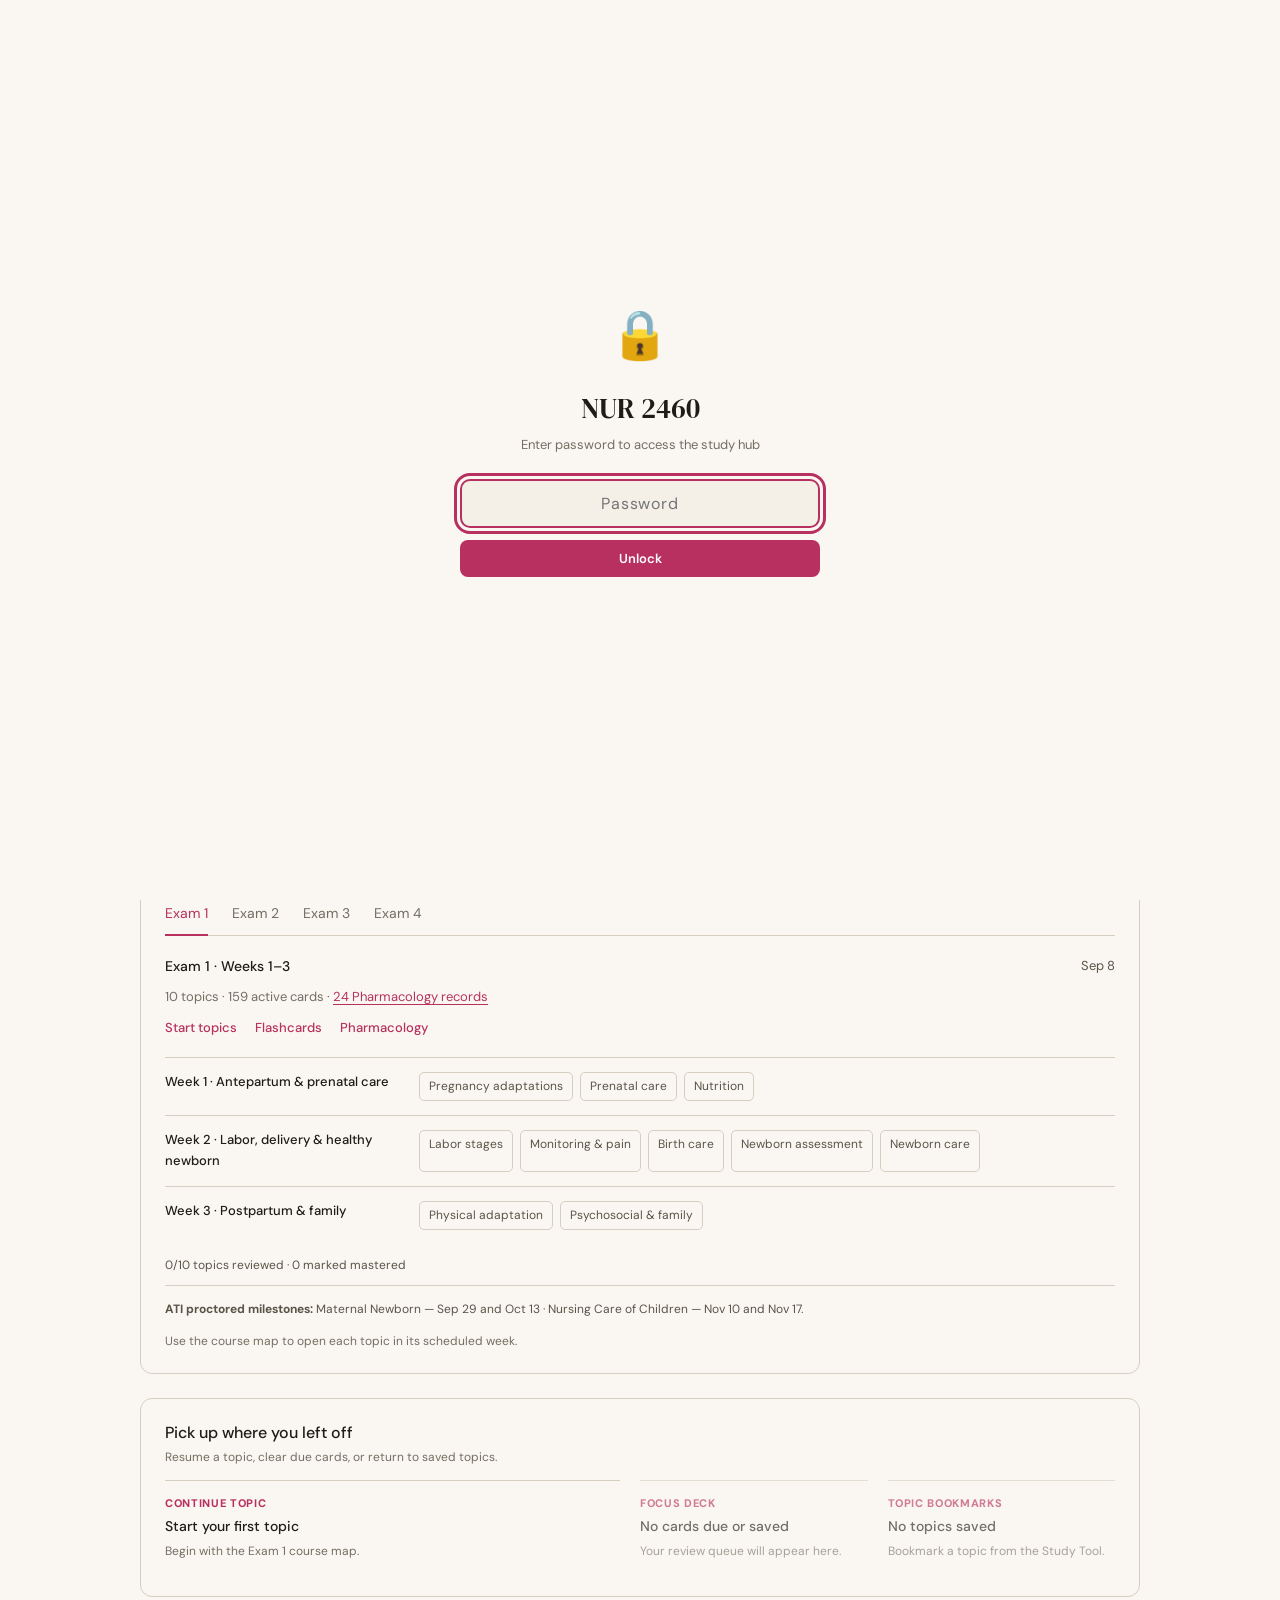
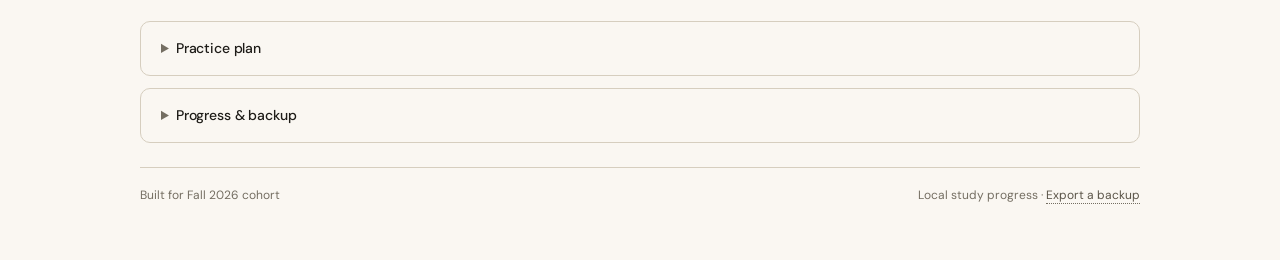
<file: index.html>
<!DOCTYPE html>
<html lang="en">
<head>
<meta charset="UTF-8">
<meta name="viewport" content="width=device-width, initial-scale=1.0, viewport-fit=cover">
<title>NUR 2460 · Family Nursing Care</title>
<meta name="description" content="NUR 2460 study hub: course topics, flashcards, dedicated pharmacology, and local study progress for Exams 1–4.">
<link rel="icon" type="image/png" sizes="32x32" href="assets/nur2460-favicon-v6-32.png?v=20260917-2">
<link rel="icon" type="image/png" sizes="192x192" href="assets/nur2460-favicon-v6-192.png?v=20260917-2">
<link rel="shortcut icon" href="favicon-v6.ico?v=20260917-2">
<link rel="apple-touch-icon" sizes="180x180" href="assets/nur2460-apple-touch-icon-v6.png?v=20260917-2">
<link href="https://fonts.googleapis.com/css2?family=DM+Serif+Display:ital,wght@0,400;1,400&family=DM+Sans:wght@300;400;500;600;700&display=swap" rel="stylesheet">
<style>
:root {
  --bg: #0f1117;
  --surface: #181c27;
  --surface2: #1e2336;
  --border: #2a3050;
  --text: #e8eaf2;
  --text2: #8b92b8;
  --text3: #555e85;
  --accent: #e8527a;
  --accent2: #c97aac;
  --green: #3db87a;
  --red: #e05c6a;
  --amber: #e8a838;
  --teal: #2fbfbf;
}

[data-theme="light"] {
  --bg: #faf7f2;
  --surface: #f4f0e8;
  --surface2: #ece6d8;
  --border: #d6ccb8;
  --text: #1e1c18;
  --text2: #5a5448;
  --text3: #9e9080;
  --accent: #b83060;
  --accent2: #8b3e6e;
  --green: #1a9157;
  --red: #c0384a;
  --amber: #b87418;
  --teal: #177f7f;
}

* { box-sizing: border-box; margin: 0; padding: 0; }

html, body {
  background: var(--bg);
  color: var(--text);
  font-family: 'DM Sans', system-ui, -apple-system, sans-serif;
  min-height: 100vh;
  font-weight: 400;
  line-height: 1.5;
  overflow-x: hidden;
  -webkit-text-size-adjust: 100%;
  transition: background 0.2s, color 0.2s;
}

.bg-deco {
  position: fixed; inset: 0; z-index: 0;
  pointer-events: none; overflow: hidden;
}
.bg-deco::before, .bg-deco::after {
  content: ''; position: absolute;
  border-radius: 50%; filter: blur(120px);
  opacity: 0.18;
}
.bg-deco::before {
  top: -10%; right: -5%;
  width: 500px; height: 500px;
  background: var(--accent);
}
.bg-deco::after {
  bottom: -15%; left: -8%;
  width: 480px; height: 480px;
  background: var(--accent2);
}
[data-theme="light"] .bg-deco::before,
[data-theme="light"] .bg-deco::after { opacity: 0.12; }

.wrap {
  position: relative; z-index: 1;
  max-width:100%;
  margin: 0 auto;
  padding: 48px 32px 64px;
;box-sizing:border-box}

.topbar {
  display: flex;
  justify-content: space-between;
  align-items: center;
  margin-bottom: 60px;
}

.brand {
  display: flex;
  align-items: center;
  gap: 10px;
  font-size: 12px;
  font-weight: 600;
  letter-spacing: 0.12em;
  text-transform: uppercase;
  color: var(--text3);
}
.brand-dot {
  width: 8px; height: 8px;
  border-radius: 50%;
  background: var(--accent);
  box-shadow: 0 0 12px var(--accent);
}

.theme-toggle {
  background: var(--surface);
  border: 1px solid var(--border);
  color: var(--text2);
  padding: 8px 14px;
  border-radius: 999px;
  font-family: inherit;
  font-size: 12px;
  font-weight: 600;
  cursor: pointer;
  display: flex;
  align-items: center;
  gap: 8px;
  letter-spacing: 0.04em;
  transition: all 0.15s;
}
.theme-toggle:hover {
  border-color: var(--accent);
  color: var(--text);
}
.toggle-icon { font-size: 13px; }

.hero {
  margin-bottom: 56px;
}
.course-code {
  font-size: 13px;
  font-weight: 600;
  color: var(--accent);
  letter-spacing: 0.18em;
  text-transform: uppercase;
  margin-bottom: 14px;
}
.hero h1 {
  font-family: 'DM Serif Display', serif;
  font-size: clamp(40px, 6vw, 64px);
  font-weight: 400;
  line-height: 1.05;
  letter-spacing: -0.02em;
  margin-bottom: 16px;
  color: var(--text);
}
.hero h1 em {
  font-style: italic;
  color: var(--accent);
}
.hero .desc {
  font-size: 16px;
  color: var(--text2);
  max-width: 640px;
  line-height: 1.65;
}

.section-label {
  font-size: 11px;
  font-weight: 600;
  letter-spacing: 0.14em;
  text-transform: uppercase;
  color: var(--text3);
  margin-bottom: 18px;
  padding-bottom: 12px;
  border-bottom: 1px solid var(--border);
}

.cards {
  display: grid;
  grid-template-columns: repeat(auto-fit, minmax(280px, 1fr));
  gap: 18px;
  margin-bottom: 48px;
}

.card {
  background: var(--surface);
  border: 1px solid var(--border);
  border-radius: 16px;
  padding: 28px 26px 26px;
  text-decoration: none;
  color: var(--text);
  display: flex;
  flex-direction: column;
  position: relative;
  overflow: hidden;
  transition: all 0.2s;
}
.card::after {
  content: '';
  position: absolute;
  inset: 0;
  border-radius: 16px;
  border: 1px solid transparent;
  pointer-events: none;
  transition: border-color 0.2s;
}
.card:hover {
  transform: translateY(-2px);
  background: var(--surface2);
}
.card:hover::after {
  border-color: var(--accent);
}

.card-icon {
  width: 42px; height: 42px;
  border-radius: 11px;
  display: flex;
  align-items: center;
  justify-content: center;
  font-size: 20px;
  margin-bottom: 18px;
  background: rgba(232, 82, 122, 0.12);
  color: var(--accent);
  border: 1px solid rgba(232, 82, 122, 0.22);
}
[data-theme="light"] .card-icon {
  background: rgba(184, 48, 96, 0.10);
  border-color: rgba(184, 48, 96, 0.22);
}

.card-title {
  font-size: 18px;
  font-weight: 600;
  margin-bottom: 8px;
  color: var(--text);
}
.card-desc {
  font-size: 13.5px;
  color: var(--text2);
  line-height: 1.55;
  margin-bottom: 22px;
  flex: 1;
}

.card-footer {
  display: flex;
  justify-content: space-between;
  align-items: center;
  padding-top: 16px;
  border-top: 1px solid var(--border);
}
.card-meta {
  font-size: 11px;
  font-weight: 600;
  color: var(--text3);
  letter-spacing: 0.08em;
  text-transform: uppercase;
}
.card-arrow {
  font-size: 18px;
  color: var(--text3);
  transition: all 0.2s;
}
.card:hover .card-arrow {
  color: var(--accent);
  transform: translateX(4px);
}

.card.coming-soon {
  opacity: 0.55;
  cursor: not-allowed;
  pointer-events: none;
}
.card.coming-soon .card-icon {
  background: var(--surface2);
  color: var(--text3);
  border-color: var(--border);
}
.coming-pill {
  display: inline-block;
  font-size: 9px;
  font-weight: 700;
  letter-spacing: 0.1em;
  padding: 3px 8px;
  border-radius: 4px;
  background: var(--surface2);
  color: var(--text3);
  border: 1px solid var(--border);
  margin-left: 8px;
  vertical-align: middle;
  text-transform: uppercase;
}

.content-status,.learning-path {
  background: var(--surface);
  border: 1px solid var(--border);
  border-radius: 14px;
  padding: 16px 18px;
  margin-bottom: 24px;
}
.content-status { font-size: 14px; color: var(--text2); line-height: 1.55; }
.content-status strong { color: var(--text); }
.content-status p { margin: 8px 0 0; }
.content-status a { color: var(--accent); text-underline-offset: 3px; }
.exam-coverage { color: var(--text2); font-size: 13px; margin: 8px 0 12px; }
.exam-coverage a { color: var(--accent); text-underline-offset: 3px; }
.learning-path ol {
  display: grid;
  grid-template-columns: repeat(4,minmax(0,1fr));
  gap: 10px;
  list-style: none;
  padding: 0;
  margin: 12px 0 0;
  counter-reset: path;
}
.learning-path li {
  counter-increment: path;
  background: var(--bg);
  border: 1px solid var(--border);
  border-radius: 9px;
  padding: 12px;
  color: var(--text2);
  font-size: 12px;
}
.learning-path li::before { content: counter(path); color: var(--accent); font-weight: 700; margin-right: 7px; }
.learning-path strong { color: var(--text); }
@media (max-width: 760px) { .learning-path ol { grid-template-columns: 1fr 1fr; } }

.exams {
  background: var(--surface);
  border: 1px solid var(--border);
  border-radius: 16px;
  padding: 26px 28px;
  margin-bottom: 32px;
}
.exams-grid {
  display: grid;
  grid-template-columns: repeat(auto-fit, minmax(250px, 1fr));
  gap: 14px;
  margin-top: 16px;
}
.exam-item {
  padding: 14px 16px;
  background: var(--bg);
  border: 1px solid var(--border);
  border-radius: 10px;
}
.exam-header-row { display:flex; align-items:flex-start; justify-content:space-between; gap:12px; }
.exam-num {
  font-size: 10px;
  font-weight: 700;
  letter-spacing: 0.14em;
  text-transform: uppercase;
  color: var(--accent);
  margin-bottom: 6px;
}
.exam-date { font-size:10px; font-weight:700; color:var(--text3); white-space:nowrap; }
.exam-topics {
  font-size: 12px;
  color: var(--text2);
  line-height: 1.5;
}
.exam-week { margin-top:10px; }
.exam-week strong { display:block; color:var(--text); font-size:11px; margin-bottom:5px; }
.exam-links { display:flex; flex-wrap:wrap; gap:5px; }
.exam-link {
  color:var(--text2);
  text-decoration:none;
  border:1px solid var(--border);
  background:var(--surface);
  border-radius:999px;
  padding:4px 8px;
  font-size:10px;
  line-height:1.2;
  transition:all .15s;
}
.exam-link:hover,.exam-link:focus { color:#fff; background:var(--accent); border-color:var(--accent); outline:none; }
.course-milestones { margin-top:16px; padding-top:14px; border-top:1px solid var(--border); color:var(--text2); font-size:11px; line-height:1.6; }
.coverage-note { margin-top:12px; color:var(--text3); font-size:11px; line-height:1.55; }

footer {
  margin-top: 48px;
  padding-top: 24px;
  border-top: 1px solid var(--border);
  display: flex;
  justify-content: space-between;
  align-items: center;
  font-size: 11px;
  color: var(--text3);
  letter-spacing: 0.04em;
  flex-wrap: wrap;
  gap: 8px;
}
footer a {
  color: var(--text2);
  text-decoration: none;
  border-bottom: 1px dotted var(--text3);
}
footer a:hover { color: var(--accent); border-color: var(--accent); }

@media (max-width: 600px) {
  .wrap { padding: 24px 16px 40px; }
  .topbar { margin-bottom: 32px; }
  .hero { margin-bottom: 32px; }
  .exams { padding: 18px 18px; }
  .sync-section { padding: 20px 18px; }
  .card { padding: 24px 22px; }
  .bg-deco::before { width: 280px; height: 280px; filter: blur(80px); }
  .bg-deco::after { width: 260px; height: 260px; filter: blur(80px); }
  .progress-summary { grid-template-columns: repeat(auto-fit, minmax(120px, 1fr)); }
  .sync-row { gap: 8px; }
  .sync-btn { font-size: 11px; padding: 10px 12px; }
}


/* Sync/Progress section */
.sync-section{background:var(--surface);border:1px solid var(--border);border-radius:16px;padding:26px 28px;margin-bottom:32px}
.sync-row{display:flex;gap:10px;margin-top:14px;flex-wrap:wrap}
.sync-btn{background:var(--surface2);border:1px solid var(--border);color:var(--text2);font-family:inherit;font-size:12px;font-weight:600;padding:10px 18px;border-radius:8px;cursor:pointer;transition:all .15s;display:flex;align-items:center;gap:8px;flex:1;justify-content:center}
.sync-btn:hover{border-color:var(--accent);color:var(--accent)}
.sync-btn.danger{color:var(--red)}
.sync-btn.danger:hover{border-color:var(--red)}
.sync-modal{display:none;position:fixed;inset:0;background:rgba(0,0,0,.6);backdrop-filter:blur(4px);z-index:10000;align-items:center;justify-content:center;padding:20px}
.sync-modal.show{display:flex}
.sync-modal-box{background:var(--surface);border:1px solid var(--border);border-radius:16px;padding:28px;max-width:500px;width:100%;max-height:80vh;overflow-y:auto}
.sync-modal-title{font-family:'DM Serif Display',serif;font-size:22px;margin-bottom:6px}
.sync-modal-sub{font-size:12px;color:var(--text3);margin-bottom:16px}
.sync-textarea{width:100%;min-height:120px;background:var(--bg);border:1px solid var(--border);color:var(--text);font-family:'DM Sans',monospace;font-size:11px;padding:12px;border-radius:8px;resize:vertical;outline:0;transition:border-color .2s}
.sync-textarea:focus{border-color:var(--accent)}
.sync-modal-actions{display:flex;gap:8px;margin-top:14px;justify-content:flex-end}
.sync-modal-btn{font-family:inherit;font-size:12px;font-weight:600;padding:8px 20px;border-radius:8px;cursor:pointer;transition:all .15s;border:1px solid var(--border);background:var(--surface2);color:var(--text2)}
.sync-modal-btn:hover{border-color:var(--accent);color:var(--accent)}
.sync-modal-btn.primary{background:var(--accent);border-color:var(--accent);color:#fff}
.sync-modal-btn.primary:hover{opacity:.9}
.sync-status{font-size:11px;margin-top:10px;padding:8px 12px;border-radius:6px;display:none}
.sync-status.success{display:block;background:rgba(61,184,122,.12);color:var(--green);border:1px solid rgba(61,184,122,.25)}
.sync-status.error{display:block;background:rgba(224,92,106,.12);color:var(--red);border:1px solid rgba(224,92,106,.25)}
.progress-summary{margin-top:14px;display:grid;grid-template-columns:repeat(auto-fit,minmax(140px,1fr));gap:10px}
.progress-item{background:var(--bg);border:1px solid var(--border);border-radius:8px;padding:12px 14px;text-align:center}
.progress-item-num{font-size:24px;font-weight:700;color:var(--accent)}
.progress-item-label{font-size:10px;color:var(--text3);margin-top:2px;text-transform:uppercase;letter-spacing:.08em}

/* Password Gate */
.pw-gate{position:fixed;inset:0;background:var(--bg);z-index:9999;display:flex;align-items:center;justify-content:center;flex-direction:column;gap:20px;padding:20px}
.pw-gate.hidden{display:none}
.pw-box{text-align:center;max-width:360px;width:100%}
.pw-emoji{font-size:48px;margin-bottom:16px}
.pw-title{font-family:'DM Serif Display',serif;font-size:28px;color:var(--text);margin-bottom:6px}
.pw-sub{font-size:13px;color:var(--text3);margin-bottom:24px}
.pw-input{width:100%;background:var(--surface);border:2px solid var(--border);color:var(--text);padding:12px 16px;border-radius:10px;font-family:inherit;font-size:16px;outline:0;transition:border-color .2s;text-align:center;letter-spacing:.05em}
.pw-input:focus{border-color:var(--accent)}
.pw-input.wrong{border-color:var(--red);animation:shake .4s}
.pw-btn{margin-top:12px;background:var(--accent);border:none;color:#fff;font-family:inherit;font-size:13px;font-weight:600;padding:10px 32px;border-radius:8px;cursor:pointer;transition:all .15s;width:100%}
.pw-btn:hover{opacity:.9;transform:translateY(-1px)}
.pw-error{font-size:11px;color:var(--red);margin-top:8px;min-height:16px}
@keyframes shake{0%,100%{transform:translateX(0)}20%,60%{transform:translateX(-8px)}40%,80%{transform:translateX(8px)}}

/* Universal Search */
.search-wrap{position:relative;margin:24px 0 32px}
.search-input{width:100%;padding:14px 18px 14px 44px;background:var(--surface);border:1px solid var(--border);border-radius:12px;color:var(--text);font-family:inherit;font-size:16px;outline:none;transition:border-color .15s;box-sizing:border-box}
.search-input:focus{border-color:var(--accent)}
.search-input::placeholder{color:var(--text3)}
.search-icon{position:absolute;left:16px;top:50%;transform:translateY(-50%);font-size:16px;color:var(--text3);pointer-events:none}
.search-results{position:absolute;top:100%;left:0;right:0;background:var(--surface);border:1px solid var(--border);border-radius:12px;box-shadow:0 8px 32px rgba(0,0,0,.15);max-height:360px;overflow-y:auto;z-index:100;display:none;margin-top:6px}
.search-results.show{display:block}
.sr-item{display:flex;align-items:center;gap:12px;padding:12px 16px;cursor:pointer;transition:background .1s;text-decoration:none;color:inherit;border-bottom:1px solid var(--border)}
.sr-item:last-child{border-bottom:none}
.sr-item:hover{background:var(--surface2)}
.sr-type{font-size:9px;font-weight:700;letter-spacing:.08em;text-transform:uppercase;padding:3px 8px;border-radius:4px;flex-shrink:0}
.sr-type.topic{background:rgba(59,130,246,.15);color:#3b82f6}
.sr-type.drug{background:rgba(232,82,122,.15);color:#e8527a}
.sr-name{font-size:14px;font-weight:500;color:var(--text);flex:1}
.sr-arrow{font-size:14px;color:var(--text3);flex-shrink:0}
.sr-empty{padding:24px;text-align:center;color:var(--text3);font-size:13px;font-style:italic}

/* Weak Spots Dashboard */
.pickup-panel{margin:0 0 28px;background:linear-gradient(135deg,var(--surface),var(--surface2));border:1px solid var(--border);border-radius:16px;padding:20px 22px}.pickup-head{display:flex;align-items:flex-start;justify-content:space-between;gap:16px;margin-bottom:14px}.pickup-title{font-size:15px;font-weight:700;color:var(--text)}.pickup-sub{font-size:11px;color:var(--text3);margin-top:3px}.pickup-grid{display:grid;grid-template-columns:2fr 1fr 1fr;gap:10px}.pickup-card{display:flex;flex-direction:column;justify-content:space-between;min-height:102px;background:var(--bg);border:1px solid var(--border);border-radius:10px;padding:13px;text-decoration:none;color:inherit;transition:all .15s}.pickup-card:hover{border-color:var(--accent);transform:translateY(-1px)}.pickup-kicker{font-size:9px;font-weight:800;letter-spacing:.1em;text-transform:uppercase;color:var(--accent)}.pickup-name{font-size:13px;font-weight:700;color:var(--text);margin:5px 0}.pickup-meta{font-size:10px;color:var(--text3)}.pickup-count{font-size:26px;font-weight:700;color:var(--accent);line-height:1}.pickup-empty{color:var(--text3);font-size:12px;line-height:1.5}.pickup-card.disabled{pointer-events:none;opacity:.62}
@media(max-width:760px){.pickup-grid{grid-template-columns:1fr 1fr}.pickup-grid .pickup-card:first-child{grid-column:1/-1}}
@media(max-width:480px){.pickup-grid{grid-template-columns:1fr}.pickup-grid .pickup-card:first-child{grid-column:auto}}
.weak-spots{margin-bottom:8px}
.ws-grid{display:grid;grid-template-columns:repeat(auto-fit,minmax(260px,1fr));gap:12px}
.ws-card{background:var(--surface);border:1px solid var(--border);border-radius:12px;padding:18px 20px;transition:all .15s}
.ws-card:hover{border-color:var(--accent);box-shadow:0 2px 12px rgba(0,0,0,.06)}
.ws-card-header{display:flex;align-items:center;justify-content:space-between;margin-bottom:10px}
.ws-card-title{font-size:13px;font-weight:700;color:var(--text);display:flex;align-items:center;gap:8px}
.ws-card-count{font-size:22px;font-weight:700;color:var(--accent)}
.ws-card-subtitle{font-size:12px;color:var(--text3);margin-bottom:12px}
.ws-items{display:flex;flex-wrap:wrap;gap:6px}
.ws-item{display:inline-block;padding:5px 12px;background:var(--bg);border:1px solid var(--border);border-radius:6px;font-size:11px;color:var(--text2);text-decoration:none;font-weight:500;transition:all .15s;max-width:200px;overflow:hidden;text-overflow:ellipsis;white-space:nowrap}
.ws-item:hover{background:var(--accent);color:#fff;border-color:var(--accent)}
.ws-item.warn{border-color:rgba(245,158,11,.4);color:#f59e0b}
.ws-item.warn:hover{background:#f59e0b;color:#fff;border-color:#f59e0b}
.ws-item.danger{border-color:rgba(239,68,68,.3);color:#ef4444}
.ws-item.danger:hover{background:#ef4444;color:#fff;border-color:#ef4444}
.ws-empty{padding:20px;text-align:center;color:var(--text3);font-size:13px;font-style:italic}
@media (max-width:600px){.ws-grid{grid-template-columns:1fr}}
/* Original hub theme, extended only for the newer controls and safeguards. */
.exam-actions,.hub-actions,.jump-links{display:flex;gap:7px;flex-wrap:wrap}
.exam-actions{margin-top:12px}.jump-links{margin:0 0 24px}
.exam-actions a,.hub-actions a,.jump-links a{display:inline-flex;align-items:center;padding:6px 11px;border:1px solid var(--border);border-radius:999px;background:var(--surface);color:var(--text2);text-decoration:none;font-size:12px;font-weight:500;line-height:1.4;transition:all .15s}
.exam-actions a{padding:5px 9px;font-size:11px}
.hub-actions a{padding:8px 14px;font-size:13px}
.exam-actions a:hover,.hub-actions a:hover,.jump-links a:hover{border-color:var(--accent);color:var(--accent)}
.hub-actions .primary{background:var(--accent);border-color:var(--accent);color:#fff;font-weight:600}
.hub-actions .primary:hover{color:#fff;opacity:.9}
.exam-progress{font-size:11px;margin-top:12px;color:var(--text2)}
.exam-link[data-state="mastered"]::after{content:' · Mastered';font-weight:700}
.exam-link[data-state="reviewed"]::after{content:' · Reviewed'}
.exam-link[data-state="mastered"]{border-color:var(--accent)}
.content-status h2{font-size:14px;font-weight:600;color:var(--text)}
.content-status details,.content-status .hub-actions{margin-top:12px}
summary{cursor:pointer;font-size:12px;font-weight:500;color:var(--text2);padding:3px 0}
.learning-path summary{color:var(--text);font-weight:600}
.focus-head{display:flex;justify-content:space-between;align-items:center;gap:12px;flex-wrap:wrap;margin-bottom:12px}
.focus-head h2{margin:0;padding:0;border:0}.focus-head label{font-size:12px;color:var(--text2)}
.focus-head select{font:inherit;color:var(--text2);background:var(--surface);border:1px solid var(--border);border-radius:999px;padding:6px 10px;margin-left:5px;cursor:pointer}
.weak-spots{margin-bottom:28px}
.search-summary{padding:10px 16px;color:var(--text2);font-size:12px;border-bottom:1px solid var(--border)}
.search-more{width:100%;padding:12px;background:var(--surface2);color:var(--text2);font:600 12px 'DM Sans',sans-serif;border:0;cursor:pointer}
.search-more:hover{color:var(--accent)}
.sync-modal-actions{flex-wrap:wrap}
.import-warning{font-size:12px;color:var(--text2);margin:12px 0;line-height:1.55}
.import-confirm{display:flex;gap:10px;align-items:flex-start;font-size:12px;margin:14px 0;line-height:1.55}
.import-confirm input{margin-top:4px;flex-shrink:0}.sync-modal-btn:disabled{opacity:.5;cursor:not-allowed}
/* Preserve the updated keyboard, responsive, and print behavior. */
.topbar{gap:12px;flex-wrap:wrap}.exam-header-row{flex-wrap:wrap}
.card,.pickup-card,.ws-card,.exam-item{min-width:0}
.cards{grid-template-columns:repeat(auto-fit,minmax(min(100%,280px),1fr))}
.exams-grid{grid-template-columns:repeat(auto-fit,minmax(min(100%,250px),1fr))}
.ws-grid{grid-template-columns:repeat(auto-fit,minmax(min(100%,260px),1fr))}
.ws-item{max-width:100%;white-space:normal}
.pickup-name,.sr-name,.ws-item{overflow-wrap:anywhere}
.sr-only{position:absolute;width:1px;height:1px;padding:0;margin:-1px;overflow:hidden;clip-path:inset(50%);white-space:nowrap;border:0}
.skip-link{position:fixed;left:16px;top:-80px;z-index:11000;padding:12px;background:var(--surface);color:var(--text);border:2px solid var(--accent)}
.skip-link:focus{top:12px}
a:focus-visible,button:focus-visible,input:focus-visible,textarea:focus-visible,select:focus-visible,summary:focus-visible,[tabindex]:focus-visible{outline:3px solid var(--accent);outline-offset:3px}
[hidden]{display:none!important}
@media(max-width:600px){.ws-grid{grid-template-columns:1fr}}
@media(max-width:480px){.learning-path ol{grid-template-columns:1fr}.exams,.sync-section,.pickup-panel{padding:16px}.exam-item{padding:14px}.sync-btn{flex-basis:100%}}
@media(prefers-reduced-motion:reduce){*,*::before,*::after{animation:none!important;transition:none!important;scroll-behavior:auto!important}}
@media print{.bg-deco,.pw-gate,.skip-link,.theme-toggle,.search-wrap,.sync-modal,.sync-row{display:none!important}.wrap{padding:0;max-width:none}.content-status details>*,.learning-path>*{display:block!important}.cards,.exams-grid,.ws-grid{display:block}.card,.exam-item,.ws-card{break-inside:avoid;margin-bottom:12px}}
</style>
<link rel="stylesheet" href="index-minimal-preview.css">
<script src="minimal-default.js"></script>
</head>
<body>
<a class="skip-link" href="#mainContent">Skip to study hub</a>
<div class="pw-gate" id="pwGate" role="dialog" aria-modal="true" aria-labelledby="pwTitle" aria-describedby="pwHelp">
  <div class="pw-box">
    <div class="pw-emoji">🔒</div>
    <div class="pw-title" id="pwTitle">NUR 2460</div>
    <div class="pw-sub" id="pwHelp">Enter password to access the study hub</div>
    <input type="password" class="pw-input" id="pwInput" aria-label="Study hub password" autocomplete="current-password" placeholder="Password" onkeydown="if(event.key==='Enter')checkPw()">
    <button class="pw-btn" onclick="checkPw()">Unlock</button>
    <div class="pw-error" id="pwError" role="status" aria-live="polite"></div>
  </div>
</div>

<div class="bg-deco" aria-hidden="true"></div>
<main class="wrap" id="mainContent" tabindex="-1">

  <div class="topbar">
    <div class="brand">
      <span class="brand-dot"></span>
      <span>Study Hub</span>
    </div>
    <button class="theme-toggle" id="themeToggle" onclick="toggleTheme()">
      <span class="toggle-icon" id="themeIcon">☀️</span>
      <span id="themeLabel">Light</span>
    </button>
  </div>

  <div class="hero">
    <div class="course-code">NUR 2460 · Fall 2026</div>
    <h1>Family Nursing <em>Care</em></h1>
    <p class="desc">Fall 2026 obstetric, gynecologic, pediatric, and behavioral health study materials, organized to follow the official weekly schedule and four unit exams.</p>
    <p style="font-size:13px;color:var(--text3);margin-top:8px;font-style:italic">Lock in!😴 - Sleepy Ius</p>
  </div>

  <nav class="jump-links" aria-label="Hub sections"><a href="#courseMapTitle">Course map</a><a href="#studyToolsTitle">Study tools</a><a href="#focusTitle">Practice plan</a><a href="#syncTitle">Progress &amp; backup</a></nav>


  <section class="pickup-panel" id="pickupPanel" aria-labelledby="pickupTitle">
    <div class="pickup-head"><div><h2 class="pickup-title" id="pickupTitle">Pick up where you left off</h2><p class="pickup-sub">Resume a topic, clear due cards, or return to saved topics.</p></div></div>
    <div class="pickup-grid" id="pickupGrid"></div>
  </section>


  <div class="search-wrap">
    <span class="search-icon">🔍</span>
    <input class="search-input" id="hubSearch" type="search" aria-label="Search current topics and pharmacology records" aria-controls="hubResults" aria-expanded="false" aria-describedby="searchHelp" placeholder="Search topics and pharmacology records..." autocomplete="off" oninput="hubSearchHandler(this.value)">
    <span class="sr-only" id="searchHelp">Results include topics and Pharmacology. Use the down arrow to enter results, Tab to navigate, or Escape to close.</span>
    <div class="search-results" id="hubResults"></div>
  </div>


  <div class="weak-spots" id="weakSpots" style="display:none">
    <div class="focus-head"><h2 class="section-label" id="focusTitle">Practice plan</h2><label for="focusExam">Focus on <select id="focusExam" onchange="renderWeakSpots()"><option value="1">Exam 1</option><option value="2">Exam 2</option><option value="3">Exam 3</option><option value="4">Exam 4</option><option value="all">All exams</option></select></label></div>
    <p class="coverage-note" style="margin:0 0 12px">Not reviewed means you have not marked it reviewed—not that you performed poorly.</p>
    <div class="ws-grid" id="wsGrid"></div>
  </div>

  <section class="exams" aria-labelledby="courseMapTitle">
    <span id="contentStatusTitle" aria-hidden="true"></span>
    <h2 class="section-label" id="courseMapTitle" style="border:none;padding:0;margin:0">Fall 2026 course map</h2>
    <div class="exams-grid">
      <article class="exam-item">
        <div class="exam-header-row"><h3 class="exam-num">Exam 1 · Weeks 1–3</h3><time class="exam-date" datetime="2026-09-08">Sep 8</time></div>
        <div class="exam-coverage">10 topics · 159 active cards · <a href="NUR2460Pharmacology.html?exam=1#exam1pharm">24 Pharmacology records</a></div>
        <nav class="exam-actions" aria-label="Exam 1 study shortcuts"><a href="NUR2460StudyTool.html?topic=adapt">Start topics</a><a href="NUR2460Flashcards.html?exam=1&amp;mode=review">Flashcards</a><a href="NUR2460Pharmacology.html?exam=1#exam1pharm">Pharmacology</a></nav>
        <div class="exam-topics">
          <div class="exam-week"><strong>Week 1 · Antepartum &amp; prenatal care</strong><div class="exam-links"><a class="exam-link" href="NUR2460StudyTool.html?topic=adapt">Pregnancy adaptations</a><a class="exam-link" href="NUR2460StudyTool.html?topic=prenatal_care">Prenatal care</a><a class="exam-link" href="NUR2460StudyTool.html?topic=nutrition_pregnancy">Nutrition</a></div></div>
          <div class="exam-week"><strong>Week 2 · Labor, delivery &amp; healthy newborn</strong><div class="exam-links"><a class="exam-link" href="NUR2460StudyTool.html?topic=labor_stages">Labor stages</a><a class="exam-link" href="NUR2460StudyTool.html?topic=fetal_monitor_pain">Monitoring &amp; pain</a><a class="exam-link" href="NUR2460StudyTool.html?topic=nursing_birth">Birth care</a><a class="exam-link" href="NUR2460StudyTool.html?topic=newborn_assess">Newborn assessment</a><a class="exam-link" href="NUR2460StudyTool.html?topic=newborn_care">Newborn care</a></div></div>
          <div class="exam-week"><strong>Week 3 · Postpartum &amp; family</strong><div class="exam-links"><a class="exam-link" href="NUR2460StudyTool.html?topic=pp_physical">Physical adaptation</a><a class="exam-link" href="NUR2460StudyTool.html?topic=pp_psychosocial">Psychosocial &amp; family</a></div></div>
        </div>
      </article>

      <article class="exam-item">
        <div class="exam-header-row"><h3 class="exam-num">Exam 2 · Weeks 4–7</h3><time class="exam-date" datetime="2026-10-06">Oct 6</time></div>
        <div class="exam-coverage">13 topics · 246 active cards</div>
        <nav class="exam-actions" aria-label="Exam 2 study shortcuts"><a href="NUR2460StudyTool.html?topic=fetal_assessment">Start topics</a><a href="NUR2460Flashcards.html?exam=2&amp;mode=review">Flashcards</a><a href="NUR2460Pharmacology.html?exam=2#exam2pharm">Pharmacology</a></nav>
        <div class="exam-topics">
          <div class="exam-week"><strong>Week 4 · High-risk pregnancy</strong><div class="exam-links"><a class="exam-link" href="NUR2460StudyTool.html?topic=fetal_assessment">Fetal assessment</a><a class="exam-link" href="NUR2460StudyTool.html?topic=bleeding_preg">Bleeding</a><a class="exam-link" href="NUR2460StudyTool.html?topic=infections_preg">Infections</a><a class="exam-link" href="NUR2460StudyTool.html?topic=medical_conditions">Medical conditions</a></div></div>
          <div class="exam-week"><strong>Week 5 · High-risk L&amp;D, newborn &amp; postpartum</strong><div class="exam-links"><a class="exam-link" href="NUR2460StudyTool.html?topic=preterm_prom">Preterm labor &amp; PROM</a><a class="exam-link" href="NUR2460StudyTool.html?topic=therapeutic_proc">Procedures</a><a class="exam-link" href="NUR2460StudyTool.html?topic=labor_comp">Labor complications</a><a class="exam-link" href="NUR2460StudyTool.html?topic=newborn_comp">Newborn complications</a><a class="exam-link" href="NUR2460StudyTool.html?topic=pp_disorders">Postpartum disorders</a></div></div>
          <div class="exam-week"><strong>Week 6 · GYN and growth &amp; development</strong><div class="exam-links"><a class="exam-link" href="NUR2460StudyTool.html?topic=contraception">Family planning, infertility &amp; STIs</a><a class="exam-link" href="NUR2460StudyTool.html?topic=growth_dev">Growth &amp; development</a></div></div>
          <div class="exam-week"><strong>Week 7 · Pediatric GI &amp; integumentary</strong><div class="exam-links"><a class="exam-link" href="NUR2460StudyTool.html?topic=peds_gi">GI disorders</a><a class="exam-link" href="NUR2460StudyTool.html?topic=peds_integ">Integumentary</a></div></div>
        </div>
      </article>

      <article class="exam-item">
        <div class="exam-header-row"><h3 class="exam-num">Exam 3 · Weeks 8–10</h3><time class="exam-date" datetime="2026-10-27">Oct 27</time></div>
        <div class="exam-coverage">11 topics · 221 active cards</div>
        <nav class="exam-actions" aria-label="Exam 3 study shortcuts"><a href="NUR2460StudyTool.html?topic=fractures">Start topics</a><a href="NUR2460Flashcards.html?exam=3&amp;mode=review">Flashcards</a><a href="NUR2460Pharmacology.html?exam=3#exam3acc">Pharmacology</a></nav>
        <div class="exam-topics">
          <div class="exam-week"><strong>Week 8 · Musculoskeletal &amp; neurological</strong><div class="exam-links"><a class="exam-link" href="NUR2460StudyTool.html?topic=fractures">Fractures &amp; traction</a><a class="exam-link" href="NUR2460StudyTool.html?topic=msk_congenital">Congenital/chronic MSK</a><a class="exam-link" href="NUR2460StudyTool.html?topic=neuro_acute">Acute neuro</a><a class="exam-link" href="NUR2460StudyTool.html?topic=seizures">Seizures</a><a class="exam-link" href="NUR2460StudyTool.html?topic=head_injury">Head injury</a></div></div>
          <div class="exam-week"><strong>Week 9 · Respiratory &amp; endocrine</strong><div class="exam-links"><a class="exam-link" href="NUR2460StudyTool.html?topic=resp_acute">Acute respiratory</a><a class="exam-link" href="NUR2460StudyTool.html?topic=asthma">Asthma</a><a class="exam-link" href="NUR2460StudyTool.html?topic=cystic_fibrosis">Cystic fibrosis</a><a class="exam-link" href="NUR2460StudyTool.html?topic=endo_peds">Endocrine</a></div></div>
          <div class="exam-week"><strong>Week 10 · Cardiovascular &amp; hematologic</strong><div class="exam-links"><a class="exam-link" href="NUR2460StudyTool.html?topic=cardio_peds">Cardiovascular</a><a class="exam-link" href="NUR2460StudyTool.html?topic=heme_peds">Coagulation &amp; hematology</a></div></div>
        </div>
      </article>

      <article class="exam-item">
        <div class="exam-header-row"><h3 class="exam-num">Exam 4 · Weeks 11–14</h3><time class="exam-date" datetime="2026-12-01">Dec 1</time></div>
        <div class="exam-coverage">8 topics · 137 active cards</div>
        <nav class="exam-actions" aria-label="Exam 4 study shortcuts"><a href="NUR2460StudyTool.html?topic=child_adolescent_mh">Start topics</a><a href="NUR2460Flashcards.html?exam=4&amp;mode=review">Flashcards</a><a href="NUR2460Pharmacology.html?exam=4#exam4acc">Pharmacology</a></nav>
        <div class="exam-topics">
          <div class="exam-week"><strong>Week 11 · Child &amp; adolescent mental health</strong><div class="exam-links"><a class="exam-link" href="NUR2460StudyTool.html?topic=child_adolescent_mh">Child/adolescent MH</a></div></div>
          <div class="exam-week"><strong>Week 12 · Specialty pediatric care</strong><div class="exam-links"><a class="exam-link" href="NUR2460StudyTool.html?topic=gu_peds">GU</a><a class="exam-link" href="NUR2460StudyTool.html?topic=renal_peds">Renal</a><a class="exam-link" href="NUR2460StudyTool.html?topic=immunizations">Immunizations</a><a class="exam-link" href="NUR2460StudyTool.html?topic=communicable_diseases">Acute otitis media</a><a class="exam-link" href="NUR2460StudyTool.html?topic=peds_cancer">Oncology</a><a class="exam-link" href="NUR2460StudyTool.html?topic=abuse_neglect">Abuse &amp; neglect</a></div></div>
          <div class="exam-week"><strong>Weeks 13–14 · Mood disorders</strong><div class="exam-links"><a class="exam-link" href="NUR2460StudyTool.html?topic=mood_disorders">MDD &amp; bipolar (shared topic)</a></div></div>
        </div>
      </article>
    </div>
    <div class="course-milestones"><strong>ATI proctored milestones:</strong> Maternal Newborn — Sep 29 and Oct 13 · Nursing Care of Children — Nov 10 and Nov 17.</div>
    <div class="coverage-note">Use the course map to open each topic in its scheduled week.</div>
  </section>

  <h2 class="section-label" id="studyToolsTitle">Study Tools</h2>
  <div class="cards">

    <a class="card" href="NUR2460StudyTool.html">
      <div class="card-icon">📚</div>
      <h3 class="card-title">Study Tool</h3>
      <div class="card-desc">Study 42 topics with matching Brief reviews. Choose ADPIE, Neo, or Topic Tabs for deep study, with notes, highlights, bookmarks, and print tools.</div>
      <div class="card-footer">
        <span class="card-meta">42 Topics · 42 Brief Reviews</span>
        <span class="card-arrow">→</span>
      </div>
    </a>

    <a class="card" href="NUR2460Flashcards.html">
      <div class="card-icon">🗃️</div>
      <h3 class="card-title">Flashcards</h3>
      <div class="card-desc">Practice 763 active flashcards in Anki-style decks. Reveal each answer, rate your recall, and return to saved sessions or your Focus Deck. Teaching links connect cards to their topic or medication record.</div>
      <div class="card-footer">
        <span class="card-meta">763 Active Cards · Exams 1–4</span>
        <span class="card-arrow">→</span>
      </div>
    </a>

    <a class="card" href="NUR2460Pharmacology.html">
      <div class="card-icon">💊</div>
      <h3 class="card-title">Pharmacology</h3>
      <div class="card-desc">Study medications with Brief/Deep views, comparisons, and self-checks. Exam 1 includes 24 records. Coverage and source limits vary by record.</div>
      <div class="card-footer">
        <span class="card-meta">24 Exam 1 Records</span>
        <span class="card-arrow">→</span>
      </div>
    </a>

    <a class="card" href="NUR2460Templates.html">
      <div class="card-icon">📝</div>
      <h3 class="card-title">ATI Templates</h3>
      <div class="card-desc">Eight ATI template families with Guided and Blank skeletons, plus Filled records where available. Keep the official box layouts and connections, with source details and limitations retained in each record.</div>
      <div class="card-footer">
        <span class="card-meta">8 Families · Guided / Blank / Filled</span>
        <span class="card-arrow">→</span>
      </div>
    </a>

  </div>

  <div class="sync-section">
    <h2 class="section-label" id="syncTitle" style="border:none; padding:0; margin:0;">Progress &amp; backup</h2>
    <div class="progress-summary" id="progressSummary"></div>
    <p class="import-warning" id="hubStorageWarning" role="status" hidden>Saved progress cannot be read in this browser context. Displayed counts may be unavailable; your saved data has not been cleared.</p>
    <p class="import-warning">Backup tools use saved device data, including plain and formatted medication notes, highlights, bookmarks, starred boxes, resume location, study preferences, and separate Anki-style ratings, Focus cards, and the repeat queue. Import, recovery, and reset are real saved-data actions, even in a design preview. Reload open study pages after restoring.</p>
    <p style="font-size:13px;color:var(--text2);margin:8px 0 12px;line-height:1.5"><strong>State definitions:</strong> reviewed and mastered are learner-selected topic/drug states; flashcard mastery means three consecutive correct responses; accuracy is performance evidence. Export and import transfer these states between devices.</p>
    <p style="font-size:13px;color:var(--text2);margin:8px 0 12px;line-height:1.5">Active-card counts exclude 33 retired records. Their saved history stays intact in progress exports, along with topic/section bookmarks, notes, highlights, medication study items, and template stars.</p>
    <div class="sync-row">
      <button class="sync-btn" onclick="exportProgress()">📤 Export Progress</button>
      <button class="sync-btn" onclick="showImportModal()">📥 Import Progress</button>
      <button class="sync-btn" id="recoveryBtn" onclick="showRecoveryModal()" hidden>Recover previous progress</button>
      <button class="sync-btn danger" onclick="confirmReset()">🗑️ Reset All</button>
    </div>
  </div>

  <div class="sync-modal" id="exportModal" onclick="if(event.target===this)closeHubDialog()">
    <div class="sync-modal-box" role="dialog" aria-modal="true" aria-labelledby="exportTitle" tabindex="-1">
      <h2 class="sync-modal-title" id="exportTitle">Export Progress</h2>
      <div class="sync-modal-sub">Copy this code and save it, or paste it on another device to restore your progress.</div>
      <textarea class="sync-textarea" id="exportData" aria-label="Exported progress code" readonly onclick="this.select()"></textarea>
      <div class="sync-modal-actions">
        <button class="sync-modal-btn" onclick="closeHubDialog()">Close</button>
        <button class="sync-modal-btn primary" onclick="copyExport()">📋 Copy to Clipboard</button>
      </div>
      <div class="sync-status" id="exportStatus" role="status" aria-live="polite"></div>
    </div>
  </div>

  <div class="sync-modal" id="importModal" onclick="if(event.target===this)closeHubDialog()">
    <div class="sync-modal-box" role="dialog" aria-modal="true" aria-labelledby="importTitle" aria-describedby="importHelp" tabindex="-1">
      <h2 class="sync-modal-title" id="importTitle">Import Progress</h2>
      <div class="sync-modal-sub" id="importHelp">Paste an exported progress code. We’ll validate it before replacing any saved data.</div>
      <textarea class="sync-textarea" id="importData" aria-label="Progress code to import" placeholder="Paste your progress code here..." oninput="invalidateImportPreview()"></textarea>
      <p class="import-warning">Import replaces the included categories; it does not merge them. Other categories stay unchanged. A local backup of your current progress is required first and replaces the previous recovery backup.</p>
      <div id="importPreview" role="status" aria-live="polite"></div>
      <label class="import-confirm"><input type="checkbox" id="importConfirm" onchange="updateImportButton()" disabled>I understand that the listed categories will be replaced.</label>
      <div class="sync-modal-actions">
        <button class="sync-modal-btn" onclick="closeHubDialog()">Cancel</button>
        <button class="sync-modal-btn" onclick="previewImport()">Validate code</button>
        <button class="sync-modal-btn primary" id="importApply" onclick="importProgress()" disabled>Back up &amp; replace</button>
      </div>
      <div class="sync-status" id="importStatus" role="status" aria-live="polite"></div>
    </div>
  </div>

  <div class="sync-modal" id="recoveryModal" onclick="if(event.target===this)closeHubDialog()">
    <div class="sync-modal-box" role="dialog" aria-modal="true" aria-labelledby="recoveryTitle" tabindex="-1">
      <h2 class="sync-modal-title" id="recoveryTitle">Recover previous progress</h2>
      <p class="import-warning" id="recoveryDetails"></p>
      <label class="import-confirm"><input type="checkbox" id="recoveryConfirm">Replace current study state with this backup. Current state will become the next recovery backup.</label>
      <div class="sync-modal-actions"><button class="sync-modal-btn" onclick="closeHubDialog()">Cancel</button><button class="sync-modal-btn primary" onclick="restoreHubBackup()">Restore backup</button></div>
      <div class="sync-status" id="recoveryStatus" role="status" aria-live="polite"></div>
    </div>
  </div>
  <p class="sr-only" id="hubAnnouncement" role="status" aria-live="polite"></p>

  <footer>
    <div>Built for Fall 2026 cohort</div>
    <div>Local study progress · <a href="#syncTitle">Export a backup</a></div>
  </footer>

</main>

<script>
function toggleTheme() {
  const isLight = document.documentElement.getAttribute('data-theme') === 'light';
  if (isLight) {
    document.documentElement.removeAttribute('data-theme');
    document.getElementById('themeIcon').textContent = '☀️';
    document.getElementById('themeLabel').textContent = 'Light';
    try{localStorage.setItem('studyTheme', 'dark')}catch{}
  } else {
    document.documentElement.setAttribute('data-theme', 'light');
    document.getElementById('themeIcon').textContent = '🌙';
    document.getElementById('themeLabel').textContent = 'Dark';
    try{localStorage.setItem('studyTheme', 'light')}catch{}
  }
}
(function() {
  let saved=null;try{saved=localStorage.getItem('studyTheme')}catch{}
  const prefersLight = window.matchMedia('(prefers-color-scheme: light)').matches;
  if (saved === 'light' || (!saved && prefersLight)) {
    document.documentElement.setAttribute('data-theme', 'light');
    document.getElementById('themeIcon').textContent = '🌙';
    document.getElementById('themeLabel').textContent = 'Dark';
  }
})();

// Password gate
function checkPw(){
  const input=document.getElementById('pwInput');
  if(input.value==='WakeUpIus'){
    document.getElementById('pwGate').classList.add('hidden');
    try{sessionStorage.setItem('nur2460_auth','true')}catch{}
  }else{
    input.classList.add('wrong');
    document.getElementById('pwError').textContent='Wrong password. Try again.';
    setTimeout(()=>input.classList.remove('wrong'),400);
    input.value='';
    input.focus();
  }
}
(function(){
  let unlocked=false;try{unlocked=sessionStorage.getItem('nur2460_auth')==='true'}catch{}
  if(unlocked){
    document.getElementById('pwGate').classList.add('hidden');
  }else{
    document.getElementById('pwInput').focus();
  }
})();


// HUB_CATALOG_START — navigation metadata only; regenerated from locked local artifacts.
const HUB_CATALOG = {
  "updated": "2026-09-05",
  "counts": {"topics":42,"briefs":42,"activeCards":763,"retiredCards":33,"pharmacology":267,"examPharmacology":85,"categories":19,"exam1Enriched":24},
  "exams": [
    {"name":"Exam 1","topics":10,"activeCards":159,"topicIds":["adapt","prenatal_care","nutrition_pregnancy","labor_stages","fetal_monitor_pain","nursing_birth","newborn_assess","newborn_care","pp_physical","pp_psychosocial"],"drugIds":["folic_acid","iron_supp","calcium_supp","rhogam","opioid_analgesics","epidural","spinal","pudendal","naloxone","oxytocin_ind","dinoprostone","misoprostol_rip","terbutaline","mag_sulfate","nifedipine","indomethacin","oxytocin_pp","methergine","carboprost","misoprostol_pp","betamethasone","erythromycin_eye","vitamin_k","hep_b_vax"],"cardGroups":["Antepartum","Labor & Delivery","Newborn","Postpartum","E1 Pharm"],"cardIds":["fc-nur2460-001","fc-nur2460-002","fc-nur2460-003","fc-nur2460-004","fc-nur2460-005","fc-nur2460-006","fc-nur2460-007","fc-nur2460-008","fc-nur2460-009","fc-nur2460-013","fc-nur2460-276","fc-nur2460-277","fc-nur2460-278","fc-nur2460-279","fc-nur2460-287","fc-nur2460-288","fc-nur2460-289","fc-nur2460-290","fc-nur2460-291","fc-nur2460-292","fc-nur2460-293","fc-nur2460-294","fc-nur2460-295","fc-nur2460-296","fc-nur2460-297","fc-nur2460-298","fc-nur2460-299","fc-nur2460-300","fc-nur2460-301","fc-nur2460-302","fc-nur2460-303","fc-nur2460-304","fc-nur2460-305","fc-nur2460-014","fc-nur2460-016","fc-nur2460-017","fc-nur2460-018","fc-nur2460-019","fc-nur2460-020","fc-nur2460-021","fc-nur2460-022","fc-nur2460-023","fc-nur2460-024","fc-nur2460-025","fc-nur2460-026","fc-nur2460-306","fc-nur2460-307","fc-nur2460-308","fc-nur2460-309","fc-nur2460-310","fc-nur2460-311","fc-nur2460-312","fc-nur2460-313","fc-nur2460-027","fc-nur2460-314","fc-nur2460-315","fc-nur2460-316","fc-nur2460-317","fc-nur2460-318","fc-nur2460-319","fc-nur2460-320","fc-nur2460-321","fc-nur2460-322","fc-nur2460-028","fc-nur2460-280","fc-nur2460-281","fc-nur2460-282","fc-nur2460-283","fc-nur2460-284","fc-nur2460-285","fc-nur2460-286","fc-nur2460-029","fc-nur2460-030","fc-nur2460-031","fc-nur2460-032","fc-nur2460-033","fc-nur2460-034","fc-nur2460-035","fc-nur2460-036","fc-nur2460-037","fc-nur2460-038","fc-nur2460-323","fc-nur2460-324","fc-nur2460-325","fc-nur2460-326","fc-nur2460-327","fc-nur2460-328","fc-nur2460-329","fc-nur2460-330","fc-nur2460-331","fc-nur2460-332","fc-nur2460-333","fc-nur2460-334","fc-nur2460-335","fc-nur2460-336","fc-nur2460-337","fc-nur2460-338","fc-nur2460-339","fc-nur2460-340","fc-nur2460-341","fc-nur2460-342","fc-nur2460-343","fc-nur2460-039","fc-nur2460-040","fc-nur2460-041","fc-nur2460-042","fc-nur2460-043","fc-nur2460-044","fc-nur2460-045","fc-nur2460-046","fc-nur2460-344","fc-nur2460-345","fc-nur2460-346","fc-nur2460-347","fc-nur2460-348","fc-nur2460-349","fc-nur2460-350","fc-nur2460-351","fc-nur2460-352","fc-nur2460-353","fc-nur2460-354","fc-nur2460-355","fc-nur2460-356","fc-nur2460-357","fc-nur2460-047","fc-nur2460-048","fc-nur2460-049","fc-nur2460-050","fc-nur2460-051","fc-nur2460-052","fc-nur2460-053","fc-nur2460-054","fc-nur2460-055","fc-nur2460-056","fc-nur2460-057","fc-nur2460-058","fc-nur2460-059","fc-nur2460-060","fc-nur2460-061","fc-nur2460-062","fc-nur2460-063","fc-nur2460-064","fc-nur2460-065","fc-nur2460-066","fc-nur2460-067","fc-nur2460-068","fc-nur2460-069","fc-nur2460-070","fc-nur2460-071","fc-nur2460-358","fc-nur2460-359","fc-nur2460-360","fc-nur2460-361","fc-nur2460-362","fc-nur2460-363","fc-nur2460-364","fc-nur2460-365","fc-nur2460-366","fc-nur2460-367"]},
    {"name":"Exam 2","topics":13,"activeCards":246,"topicIds":["fetal_assessment","bleeding_preg","infections_preg","medical_conditions","preterm_prom","therapeutic_proc","labor_comp","newborn_comp","pp_disorders","contraception","growth_dev","peds_gi","peds_integ"],"drugIds":["methotrexate","hydralazine","labetalol","acyclovir","heparin_pp","warfarin_pp","sertraline_pp","coc","depo_provera","clomiphene","surfactant","nas_meds","ors","metronidazole","permethrin","silvadene","isotretinoin","griseofulvin"],"cardGroups":["HR Pregnancy","HR L&D","NB Complications","PP Disorders","Contraception","Growth & Dev","Peds GI","Peds Integ","E2 Pharm"],"cardIds":["fc-nur2460-010","fc-nur2460-011","fc-nur2460-012","fc-nur2460-015","fc-nur2460-newborn-comp-001","fc-nur2460-newborn-comp-002","fc-nur2460-newborn-comp-003","fc-nur2460-newborn-comp-004","fc-nur2460-newborn-comp-005","fc-nur2460-newborn-comp-006","fc-nur2460-newborn-comp-007","fc-nur2460-newborn-comp-008","fc-nur2460-newborn-comp-009","fc-nur2460-newborn-comp-010","fc-nur2460-newborn-comp-011","fc-nur2460-newborn-comp-012","fc-nur2460-newborn-comp-013","fc-nur2460-newborn-comp-014","fc-nur2460-newborn-comp-015","fc-nur2460-newborn-comp-016","fc-nur2460-newborn-comp-017","fc-nur2460-newborn-comp-018","fc-nur2460-newborn-comp-019","fc-nur2460-newborn-comp-020","fc-nur2460-368","fc-nur2460-369","fc-nur2460-370","fc-nur2460-371","fc-nur2460-372","fc-nur2460-373","fc-nur2460-374","fc-nur2460-375","fc-nur2460-376","fc-nur2460-377","fc-nur2460-378","fc-nur2460-379","fc-nur2460-380","fc-nur2460-381","fc-nur2460-382","fc-nur2460-383","fc-nur2460-384","fc-nur2460-072","fc-nur2460-073","fc-nur2460-medical-conditions-001","fc-nur2460-medical-conditions-002","fc-nur2460-medical-conditions-003","fc-nur2460-medical-conditions-004","fc-nur2460-medical-conditions-005","fc-nur2460-medical-conditions-006","fc-nur2460-medical-conditions-007","fc-nur2460-medical-conditions-008","fc-nur2460-074","fc-nur2460-075","fc-nur2460-076","MN-A-PROM-FC-002","MN-A-PROM-FC-003","MN-A-PROM-FC-005","MN-A-PROM-FC-006","MN-A-PROM-FC-008","MN-A-PROM-FC-020","MN-A-PROM-FC-021","MN-A-PROM-FC-022","E2-PROM-FC-024","E2-PROM-FC-025","E2-PROM-FC-026","E2-PROM-FC-027","E2-PROM-FC-028","fc-nur2460-077","fc-nur2460-078","fc-nur2460-079","fc-nur2460-080","fc-nur2460-081","fc-nur2460-082","fc-nur2460-083","fc-nur2460-084","fc-nur2460-085","fc-nur2460-086","fc-nur2460-087","fc-nur2460-088","fc-nur2460-089","fc-nur2460-092","fc-nur2460-093","fc-nur2460-094","fc-nur2460-095","fc-nur2460-096","fc-nur2460-097","fc-nur2460-098","fc-nur2460-growth-dev-001","fc-nur2460-growth-dev-002","fc-nur2460-growth-dev-003","fc-nur2460-growth-dev-004","fc-nur2460-growth-dev-005","fc-nur2460-growth-dev-006","fc-nur2460-growth-dev-007","fc-nur2460-growth-dev-008","fc-nur2460-growth-dev-009","fc-nur2460-growth-dev-010","fc-nur2460-growth-dev-011","fc-nur2460-growth-dev-012","fc-nur2460-growth-dev-013","fc-nur2460-growth-dev-014","fc-nur2460-099","fc-nur2460-100","fc-nur2460-101","fc-nur2460-102","fc-nur2460-peds-integ-001","fc-nur2460-104","fc-nur2460-105","fc-nur2460-106","fc-nur2460-107","fc-nur2460-109","fc-nur2460-infections-preg-001","fc-nur2460-infections-preg-003","fc-nur2460-infections-preg-004","fc-nur2460-infections-preg-005","fc-nur2460-infections-preg-007","fc-nur2460-infections-preg-008","fc-nur2460-infections-preg-009","fc-nur2460-infections-preg-010","fc-nur2460-infections-preg-012","fc-nur2460-infections-preg-014","fc-nur2460-infections-preg-016","fc-nur2460-infections-preg-019","fc-nur2460-infections-preg-025","fc-nur2460-infections-preg-026","fc-nur2460-infections-preg-029","fc-nur2460-110","fc-nur2460-111","fc-nur2460-112","fc-nur2460-114","fc-nur2460-115","fc-nur2460-116","fc-nur2460-117","fc-nur2460-118","fc-nur2460-119","fc-nur2460-120","fc-nur2460-121","fc-nur2460-122","fc-nur2460-123","fc-nur2460-124","fc-nur2460-125","fc-nur2460-126","fc-nur2460-127","fc-nur2460-128","fc-nur2460-129","fc-nur2460-130","fc-nur2460-131","fc-nur2460-132","fc-nur2460-133","fc-nur2460-134","fc-nur2460-136","fc-nur2460-137","fc-nur2460-138","fc-nur2460-139","fc-nur2460-140","fc-nur2460-141","fc-nur2460-142","fc-nur2460-143","fc-nur2460-144","fc-nur2460-145","fc-nur2460-146","fc-nur2460-147","fc-nur2460-148","fc-nur2460-149","fc-nur2460-150","fc-nur2460-151","fc-nur2460-152","fc-nur2460-194","fc-nur2460-195","fc-nur2460-201","fc-nur2460-bleeding-preg-001","fc-nur2460-bleeding-preg-002","fc-nur2460-bleeding-preg-003","fc-nur2460-bleeding-preg-004","fc-nur2460-bleeding-preg-005","fc-nur2460-bleeding-preg-006","fc-nur2460-bleeding-preg-007","fc-nur2460-bleeding-preg-008","fc-nur2460-bleeding-preg-009","fc-nur2460-bleeding-preg-010","fc-nur2460-bleeding-preg-011","fc-nur2460-bleeding-preg-012","fc-nur2460-bleeding-preg-013","fc-nur2460-bleeding-preg-014","fc-nur2460-bleeding-preg-015","fc-nur2460-therapeutic-proc-001","fc-nur2460-therapeutic-proc-002","fc-nur2460-therapeutic-proc-003","fc-nur2460-therapeutic-proc-004","fc-nur2460-therapeutic-proc-005","fc-nur2460-therapeutic-proc-006","fc-nur2460-therapeutic-proc-007","fc-nur2460-therapeutic-proc-008","fc-nur2460-contraception-001","fc-nur2460-contraception-002","fc-nur2460-contraception-003","fc-nur2460-contraception-004","fc-nur2460-contraception-005","fc-nur2460-contraception-006","fc-nur2460-contraception-007","fc-nur2460-contraception-008","fc-nur2460-contraception-009","fc-nur2460-contraception-010","fc-nur2460-peds-gi-001","fc-nur2460-peds-gi-002","fc-nur2460-peds-gi-003","fc-nur2460-peds-gi-004","fc-nur2460-peds-gi-005","fc-nur2460-peds-gi-006","fc-nur2460-peds-gi-007","fc-nur2460-peds-gi-008","fc-nur2460-peds-gi-009","fc-nur2460-peds-gi-010","fc-nur2460-peds-gi-011","fc-nur2460-peds-gi-012","fc-nur2460-peds-gi-013","fc-nur2460-peds-gi-014","fc-nur2460-peds-gi-015","fc-nur2460-peds-gi-016","fc-nur2460-labor-comp-001","fc-nur2460-labor-comp-002","fc-nur2460-labor-comp-003","fc-nur2460-labor-comp-004","fc-nur2460-labor-comp-005","fc-nur2460-labor-comp-006","fc-nur2460-labor-comp-007","fc-nur2460-labor-comp-008","fc-nur2460-pp-disorders-001","fc-nur2460-pp-disorders-002","fc-nur2460-pp-disorders-003","fc-nur2460-pp-disorders-004","fc-nur2460-pp-disorders-005","fc-nur2460-pp-disorders-006","fc-nur2460-pp-disorders-007","fc-nur2460-pp-disorders-008","fc-nur2460-pp-disorders-009","fc-nur2460-pp-disorders-010","fc-nur2460-pp-disorders-011","fc-nur2460-pp-disorders-012","fc-nur2460-exam2-pharm-001","fc-nur2460-exam2-pharm-002","fc-nur2460-exam2-pharm-003","fc-nur2460-exam2-pharm-004","fc-nur2460-exam2-pharm-005","fc-nur2460-exam2-pharm-006","fc-nur2460-exam2-pharm-007"]},
    {"name":"Exam 3","topics":11,"activeCards":221,"topicIds":["neuro_acute","seizures","head_injury","resp_acute","asthma","cystic_fibrosis","cardio_peds","heme_peds","fractures","msk_congenital","endo_peds"],"drugIds":["phenytoin_e3","carbamazepine","valproic_acid","phenobarbital_e3","lorazepam_e3","neuro_lp_topical","neuro_lp_sedation","neuro_imaging_sedation","neuro_iv_antibiotics","neuro_dexamethasone","neuro_analgesics","neuro_iv_fluids","neuro_pain_med","neuro_mannitol","neuro_salicylates","albuterol","fluticasone","montelukast","pancrelipase","dornase_alfa","digoxin_e3","furosemide_e3","hydroxyurea","insulin_peds","levothyroxine_e3"],"cardGroups":["Peds Neuro","Peds Resp","Peds CV/Heme","Peds MSK","Peds Endo","E3 Pharm"],"cardIds":["fc-nur2460-153","fc-nur2460-154","fc-nur2460-155","fc-nur2460-156","fc-nur2460-157","fc-nur2460-neuro-acute-001","fc-nur2460-neuro-acute-002","fc-nur2460-neuro-acute-003","fc-nur2460-neuro-acute-004","fc-nur2460-neuro-acute-005","fc-nur2460-neuro-acute-006","fc-nur2460-neuro-acute-007","fc-nur2460-neuro-acute-008","fc-nur2460-neuro-acute-009","fc-nur2460-neuro-acute-010","fc-nur2460-neuro-acute-011","fc-nur2460-neuro-acute-012","fc-nur2460-neuro-acute-013","fc-nur2460-neuro-acute-014","fc-nur2460-158","fc-nur2460-seizures-001","fc-nur2460-seizures-002","fc-nur2460-seizures-003","fc-nur2460-seizures-004","fc-nur2460-seizures-005","fc-nur2460-seizures-006","fc-nur2460-seizures-007","fc-nur2460-seizures-008","fc-nur2460-seizures-009","fc-nur2460-seizures-010","fc-nur2460-seizures-011","fc-nur2460-seizures-012","fc-nur2460-seizures-013","fc-nur2460-seizures-014","fc-nur2460-seizures-015","fc-nur2460-seizures-016","fc-nur2460-seizures-017","fc-nur2460-seizures-018","fc-nur2460-seizures-019","fc-nur2460-seizures-020","fc-nur2460-seizures-021","fc-nur2460-seizures-022","fc-nur2460-161","fc-nur2460-162","fc-nur2460-head-injury-001","fc-nur2460-head-injury-002","fc-nur2460-head-injury-003","fc-nur2460-head-injury-004","fc-nur2460-head-injury-005","fc-nur2460-head-injury-006","fc-nur2460-head-injury-007","fc-nur2460-head-injury-008","fc-nur2460-head-injury-009","fc-nur2460-head-injury-010","fc-nur2460-head-injury-011","fc-nur2460-head-injury-012","fc-nur2460-head-injury-013","fc-nur2460-head-injury-014","fc-nur2460-head-injury-015","fc-nur2460-head-injury-016","fc-nur2460-head-injury-017","fc-nur2460-head-injury-018","fc-nur2460-head-injury-019","fc-nur2460-head-injury-020","fc-nur2460-head-injury-021","fc-nur2460-head-injury-022","fc-nur2460-resp-acute-002","fc-nur2460-resp-acute-003","fc-nur2460-resp-acute-004","fc-nur2460-resp-acute-005","fc-nur2460-resp-acute-006","fc-nur2460-resp-acute-007","fc-nur2460-resp-acute-008","fc-nur2460-resp-acute-009","fc-nur2460-resp-acute-010","fc-nur2460-resp-acute-011","fc-nur2460-resp-acute-012","fc-nur2460-resp-acute-013","fc-nur2460-resp-acute-014","fc-nur2460-166","fc-nur2460-asthma-001","fc-nur2460-asthma-002","fc-nur2460-asthma-003","fc-nur2460-asthma-004","fc-nur2460-asthma-005","fc-nur2460-asthma-006","fc-nur2460-asthma-007","fc-nur2460-asthma-008","fc-nur2460-asthma-009","fc-nur2460-asthma-010","fc-nur2460-asthma-011","fc-nur2460-asthma-012","fc-nur2460-cf-001","fc-nur2460-cf-002","fc-nur2460-cf-003","fc-nur2460-cf-004","fc-nur2460-cf-005","fc-nur2460-cf-006","fc-nur2460-cf-007","fc-nur2460-cf-008","fc-nur2460-cf-009","fc-nur2460-cf-010","fc-nur2460-cf-011","fc-nur2460-cf-012","fc-nur2460-cf-013","fc-nur2460-cf-014","fc-nur2460-cf-015","fc-nur2460-172","fc-nur2460-173","fc-nur2460-174","fc-nur2460-cardio-peds-001","fc-nur2460-cardio-peds-002","fc-nur2460-cardio-peds-003","fc-nur2460-cardio-peds-004","fc-nur2460-cardio-peds-005","fc-nur2460-cardio-peds-006","fc-nur2460-cardio-peds-007","fc-nur2460-cardio-peds-008","fc-nur2460-cardio-peds-009","fc-nur2460-cardio-peds-010","fc-nur2460-cardio-peds-011","fc-nur2460-cardio-peds-012","fc-nur2460-cardio-peds-013","fc-nur2460-175","fc-nur2460-176","fc-nur2460-178","fc-nur2460-179","fc-nur2460-180","fc-nur2460-181","PEDS-B-HEME-INT-CARD-001","PEDS-B-HEME-INT-CARD-002","PEDS-B-HEME-INT-CARD-003","PEDS-B-HEME-INT-CARD-004","PEDS-B-HEME-INT-CARD-005","PEDS-B-HEME-INT-CARD-006","PEDS-B-HEME-INT-CARD-007","PEDS-B-HEME-INT-CARD-008","PEDS-B-HEME-INT-CARD-009","PEDS-B-HEME-INT-CARD-010","PEDS-B-HEME-INT-CARD-011","fc-nur2460-fractures-001","fc-nur2460-fractures-002","fc-nur2460-fractures-003","fc-nur2460-fractures-004","fc-nur2460-fractures-005","fc-nur2460-fractures-006","fc-nur2460-fractures-007","fc-nur2460-fractures-008","fc-nur2460-fractures-009","fc-nur2460-fractures-010","fc-nur2460-fractures-011","fc-nur2460-fractures-012","fc-nur2460-fractures-013","fc-nur2460-fractures-014","fc-nur2460-fractures-015","fc-nur2460-msk-congenital-001","fc-nur2460-msk-congenital-002","fc-nur2460-msk-congenital-003","fc-nur2460-msk-congenital-004","fc-nur2460-msk-congenital-005","fc-nur2460-msk-congenital-006","fc-nur2460-msk-congenital-007","fc-nur2460-msk-congenital-008","fc-nur2460-msk-congenital-009","fc-nur2460-msk-congenital-010","fc-nur2460-msk-congenital-011","fc-nur2460-msk-congenital-012","fc-nur2460-msk-congenital-013","fc-nur2460-msk-congenital-014","fc-nur2460-msk-congenital-015","fc-nur2460-msk-congenital-016","fc-nur2460-msk-congenital-017","fc-nur2460-msk-congenital-018","fc-nur2460-msk-congenital-019","fc-nur2460-msk-congenital-020","fc-nur2460-msk-congenital-021","fc-nur2460-msk-congenital-022","fc-nur2460-msk-congenital-023","fc-nur2460-msk-congenital-024","fc-nur2460-msk-congenital-025","fc-nur2460-182","fc-nur2460-184","fc-nur2460-185","fc-nur2460-186","fc-nur2460-189","fc-nur2460-190","fc-nur2460-191","fc-nur2460-192","fc-nur2460-193","fc-nur2460-196","fc-nur2460-197","fc-nur2460-198","fc-nur2460-199","fc-nur2460-227","fc-nur2460-228","fc-nur2460-261","fc-nur2460-262","fc-nur2460-263","fc-nur2460-264","fc-nur2460-274","fc-nur2460-275","PEDS-C-ENDO-FC-001","PEDS-C-ENDO-FC-002","PEDS-C-ENDO-FC-003","PEDS-C-ENDO-FC-004","PEDS-C-ENDO-FC-005","PEDS-C-ENDO-FC-006","PEDS-C-ENDO-FC-007","PEDS-C-ENDO-FC-008","PEDS-C-ENDO-FC-009","PEDS-C-ENDO-FC-010","fc-nur2460-exam3-pharm-001","fc-nur2460-exam3-pharm-002","fc-nur2460-exam3-pharm-003","fc-nur2460-exam3-pharm-004","fc-nur2460-exam3-pharm-005","fc-nur2460-exam3-pharm-006","fc-nur2460-exam3-pharm-007","fc-nur2460-exam3-pharm-008","fc-nur2460-exam3-pharm-009","fc-nur2460-exam3-pharm-010"]},
    {"name":"Exam 4","topics":8,"activeCards":137,"topicIds":["gu_peds","renal_peds","immunizations","communicable_diseases","peds_cancer","abuse_neglect","child_adolescent_mh","mood_disorders"],"drugIds":["prednisone_e4","vaccines_e4","peds_uti_antiinfectives","peds_aom_antiinfectives","kayexalate","methotrexate","cytarabine_e4","mercaptopurine_e4","doxorubicin_e4","vincristine","cyclophosphamide_e4","cisplatin_e4","asparaginase_e4","ondansetron_e4","filgrastim","epoetin_oprelvekin_e4","methylphenidate","fluoxetine_e4","lithium_e4","carbamazepine","valproic_acid"],"cardGroups":["Peds GU","Immunizations","Communicable Diseases","Peds Oncology","Abuse/Neglect","Child/Adolescent MH","Mood Disorders","E4 Pharm"],"cardIds":["fc-nur2460-200","fc-nur2460-202","fc-nur2460-205","fc-nur2460-206","fc-nur2460-207","fc-nur2460-210","fc-nur2460-211","fc-nur2460-212","fc-nur2460-213","fc-nur2460-214","fc-nur2460-215","fc-nur2460-216","fc-nur2460-217","fc-nur2460-218","fc-nur2460-219","fc-nur2460-220","fc-nur2460-221","fc-nur2460-222","fc-nur2460-223","fc-nur2460-224","fc-nur2460-225","fc-nur2460-226","fc-nur2460-229","fc-nur2460-230","fc-nur2460-231","fc-nur2460-232","fc-nur2460-233","fc-nur2460-234","fc-nur2460-235","fc-nur2460-236","fc-nur2460-237","fc-nur2460-244","fc-nur2460-246","fc-nur2460-247","fc-nur2460-248","fc-nur2460-249","fc-nur2460-250","fc-nur2460-251","fc-nur2460-252","fc-nur2460-253","fc-nur2460-254","fc-nur2460-255","fc-nur2460-256","fc-nur2460-257","fc-nur2460-258","fc-nur2460-259","fc-nur2460-260","fc-nur2460-265","fc-nur2460-266","fc-nur2460-267","fc-nur2460-268","fc-nur2460-269","fc-nur2460-270","fc-nur2460-272","fc-nur2460-ex4-mood-001","fc-nur2460-ex4-mood-002","fc-nur2460-ex4-mood-003","fc-nur2460-ex4-mood-004","fc-nur2460-ex4-mood-005","fc-nur2460-ex4-mood-006","fc-nur2460-ex4-mood-007","fc-nur2460-ex4-mood-008","fc-nur2460-ex4-mood-009","fc-nur2460-ex4-mood-010","fc-nur2460-ex4-mood-011","fc-nur2460-ex4-imm-001","fc-nur2460-ex4-imm-002","fc-nur2460-ex4-imm-003","fc-nur2460-ex4-imm-004","fc-nur2460-ex4-imm-005","fc-nur2460-ex4-imm-006","fc-nur2460-ex4-imm-007","fc-nur2460-ex4-imm-008","fc-nur2460-ex4-imm-009","fc-nur2460-ex4-imm-010","fc-nur2460-ex4-abuse-001","fc-nur2460-ex4-abuse-002","fc-nur2460-ex4-abuse-003","fc-nur2460-ex4-abuse-004","fc-nur2460-ex4-abuse-005","fc-nur2460-ex4-abuse-006","fc-nur2460-ex4-abuse-007","fc-nur2460-ex4-abuse-008","fc-nur2460-ex4-cd-001","fc-nur2460-ex4-cd-002","fc-nur2460-ex4-cd-003","fc-nur2460-ex4-cd-004","fc-nur2460-ex4-cd-005","fc-nur2460-ex4-cd-006","fc-nur2460-ex4-cd-007","fc-nur2460-ex4-cd-008","fc-nur2460-ex4-cd-009","fc-nur2460-ex4-cd-010","fc-nur2460-ex4-onc-001","fc-nur2460-ex4-onc-002","fc-nur2460-ex4-onc-003","fc-nur2460-ex4-onc-004","fc-nur2460-ex4-onc-005","fc-nur2460-ex4-onc-006","fc-nur2460-ex4-renal-001","fc-nur2460-ex4-renal-002","fc-nur2460-ex4-renal-003","fc-nur2460-ex4-renal-004","fc-nur2460-ex4-renal-005","fc-nur2460-ex4-renal-006","fc-nur2460-ex4-renal-007","fc-nur2460-ex4-renal-008","fc-nur2460-ex4-renal-009","fc-nur2460-ex4-renal-010","fc-nur2460-ex4-renal-011","PEDS-C-GU-INT-FC-ENURESIS-GATE","PEDS-C-GU-INT-FC-DESMOPRESSIN-SAFETY","PEDS-C-GU-INT-FC-IMIPRAMINE-SAFETY","PEDS-C-GU-INT-FC-UTI-FRESHNESS","PEDS-C-GU-INT-FC-UTI-COLLECTION","PEDS-C-GU-INT-FC-NITROFURANTOIN","PEDS-C-GU-INT-FC-UTI-FOLLOWUP","PEDS-C-GU-INT-FC-PARAPHIMOSIS","PEDS-C-GU-INT-FC-VUR-FEVER","PEDS-C-GU-INT-FC-HYPOSPADIAS-DRAIN","PEDS-C-GU-INT-FC-EXSTROPHY-PROTECT","fc-nur2460-exam4-pharm-001","fc-nur2460-exam4-pharm-002","fc-nur2460-exam4-pharm-003","fc-nur2460-exam4-pharm-004","fc-nur2460-exam4-pharm-005","fc-nur2460-exam4-pharm-006","fc-nur2460-exam4-pharm-007","fc-nur2460-exam4-pharm-008","fc-nur2460-exam4-pharm-009","fc-nur2460-exam4-pharm-010","fc-nur2460-exam4-pharm-011","fc-nur2460-exam4-pharm-012","fc-nur2460-exam4-pharm-013","fc-nur2460-exam4-pharm-014","fc-nur2460-exam4-pharm-015","fc-nur2460-exam4-pharm-016"]}
  ],
  "topics": [
    ["adapt","Pregnancy Recognition & Physiologic Adaptations","Pregnancy adaptations"],
    ["prenatal_care","Prenatal Care & Common Discomforts","Prenatal care"],
    ["nutrition_pregnancy","Nutrition During Pregnancy","Nutrition"],
    ["fetal_assessment","Fetal Assessment & Well-Being","Fetal assessment"],
    ["labor_stages","Labor & Delivery Processes","Labor stages"],
    ["fetal_monitor_pain","Fetal Monitoring & Pain Management","Monitoring & pain"],
    ["nursing_birth","Nursing Care During Birth","Birth care"],
    ["newborn_assess","Newborn Transition & Assessment","Newborn assessment"],
    ["newborn_care","Routine Newborn Care & Nutrition","Newborn care"],
    ["pp_physical","Postpartum Physical Adaptation","Physical adaptation"],
    ["pp_psychosocial","Postpartum Psychosocial & Family Adaptation","Psychosocial & family"],
    ["newborn_comp","Newborn Complications","Newborn complications"],
    ["bleeding_preg","Bleeding During Pregnancy","Bleeding"],
    ["infections_preg","Infections During Pregnancy","Infections"],
    ["medical_conditions","Medical Conditions During Pregnancy","Medical conditions"],
    ["preterm_prom","Preterm Labor, PROM, and PPROM","Preterm labor & PROM"],
    ["therapeutic_proc","Therapeutic Procedures to Assist with Labor and Delivery","Procedures"],
    ["labor_comp","Labor Complications","Labor complications"],
    ["pp_disorders","Postpartum Disorders","Postpartum disorders"],
    ["contraception","Contraception & Infertility","Family planning, infertility & STIs"],
    ["growth_dev","Growth & Development","Growth & development"],
    ["resp_acute","Acute Respiratory Illnesses","Acute respiratory"],
    ["peds_gi","Pediatric Gastrointestinal Disorders","GI disorders"],
    ["peds_integ","Pediatric Integumentary","Integumentary"],
    ["neuro_acute","Acute Neurologic Disorders","Acute neuro"],
    ["seizures","Seizures & Epilepsy","Seizures"],
    ["head_injury","Head Injury","Head injury"],
    ["asthma","Pediatric Asthma","Asthma"],
    ["cystic_fibrosis","Cystic Fibrosis","Cystic fibrosis"],
    ["cardio_peds","Cardiovascular Disorders","Cardiovascular"],
    ["heme_peds","Pediatric Coagulation and Hematologic Disorders","Coagulation & hematology"],
    ["fractures","Fractures & Traction","Fractures & traction"],
    ["msk_congenital","Congenital & Chronic Musculoskeletal Disorders","Congenital/chronic MSK"],
    ["endo_peds","Pediatric Endocrine Disorders","Endocrine"],
    ["gu_peds","Pediatric Genitourinary Disorders","GU"],
    ["renal_peds","Pediatric Renal Disorders","Renal"],
    ["immunizations","Immunizations","Immunizations"],
    ["communicable_diseases","Acute Otitis Media","Acute otitis media"],
    ["peds_cancer","Pediatric Oncology","Oncology"],
    ["child_adolescent_mh","Child & Adolescent Mental Health","Child/adolescent MH"],
    ["abuse_neglect","Pediatric Abuse and Neglect","Abuse & neglect"],
    ["mood_disorders","Mood Disorders (MDD & Bipolar)","MDD & bipolar (shared topic)"]
  ],
  "drugs": [
    ["neuro_lp_topical","Lumbar-Puncture Topical Anesthetic",true],
    ["neuro_lp_sedation","Lumbar-Puncture Sedation",true],
    ["neuro_imaging_sedation","CT / MRI Sedation",true],
    ["neuro_iv_antibiotics","IV Antibiotics",true],
    ["neuro_dexamethasone","Dexamethasone",true],
    ["neuro_analgesics","Meningitis Analgesics",true],
    ["neuro_iv_fluids","IV Fluids for Reye Syndrome",true],
    ["neuro_pain_med","Pain Medication for Reye Syndrome",true],
    ["neuro_mannitol","Mannitol",true],
    ["neuro_salicylates","Salicylate Avoidance",true],
    ["oxytocin_ind","Oxytocin (Pitocin)",true],
    ["mag_sulfate","Magnesium Sulfate",true],
    ["methergine","Methylergonovine (Methergine)",true],
    ["folic_acid","Folic Acid (Folate)",true],
    ["iron_supp","Iron Supplement (Ferrous Sulfate)",true],
    ["calcium_supp","Calcium Supplement",true],
    ["rhogam","Rho(D) Immune Globulin (RhoGAM)",true],
    ["opioid_analgesics","Opioid Analgesics (Labor)",true],
    ["epidural","Epidural Block",true],
    ["spinal","Spinal Block (Spinal Anesthesia)",true],
    ["pudendal","Pudendal Block",true],
    ["naloxone","Naloxone (Narcan)",true],
    ["dinoprostone","Dinoprostone (Cervidil/Prepidil)",true],
    ["misoprostol_rip","Misoprostol (Cytotec) — Cervical Ripening",true],
    ["terbutaline","Terbutaline",true],
    ["nifedipine","Nifedipine",true],
    ["indomethacin","Indomethacin (Indocin)",true],
    ["oxytocin_pp","Oxytocin (Pitocin) — Postpartum",true],
    ["carboprost","Carboprost (Hemabate)",true],
    ["misoprostol_pp","Misoprostol (Cytotec) — PPH",true],
    ["betamethasone","Betamethasone",true],
    ["erythromycin_eye","Erythromycin Ophthalmic Ointment",true],
    ["vitamin_k","Vitamin K (Phytonadione)",true],
    ["hep_b_vax","Hepatitis B Vaccine",true],
    ["methotrexate","Methotrexate",true],
    ["hydralazine","Hydralazine",true],
    ["labetalol","Labetalol",true],
    ["acyclovir","Acyclovir",true],
    ["heparin_pp","Heparin / Enoxaparin (Lovenox)",true],
    ["warfarin_pp","Warfarin",true],
    ["sertraline_pp","Sertraline",true],
    ["coc","Combined oral contraceptives",true],
    ["depo_provera","Medroxyprogesterone injectable contraceptive",true],
    ["clomiphene","Clomiphene citrate",true],
    ["surfactant","Lung Surfactants",true],
    ["nas_meds","NAS Medications — Morphine & Phenobarbital",true],
    ["ors","Oral Rehydration Solution (ORS)",true],
    ["metronidazole","Metronidazole",true],
    ["permethrin","Permethrin",true],
    ["silvadene","Silver sulfadiazine",true],
    ["isotretinoin","Isotretinoin (Accutane)",true],
    ["griseofulvin","Griseofulvin",true],
    ["phenytoin_e3","Phenytoin",true],
    ["carbamazepine","Carbamazepine",true],
    ["valproic_acid","Valproic Acid",true],
    ["phenobarbital_e3","Phenobarbital",true],
    ["lorazepam_e3","Lorazepam / Diazepam",true],
    ["albuterol","Albuterol",true],
    ["fluticasone","Fluticasone",true],
    ["montelukast","Montelukast",true],
    ["pancrelipase","Pancrelipase",true],
    ["dornase_alfa","Dornase Alfa",true],
    ["digoxin_e3","Digoxin",true],
    ["furosemide_e3","Furosemide",true],
    ["hydroxyurea","Hydroxyurea",true],
    ["insulin_peds","Insulin (Pediatric)",true],
    ["levothyroxine_e3","Levothyroxine",true],
    ["prednisone_e4","Prednisone (Deltasone)",true],
    ["kayexalate","Sodium Polystyrene Sulfonate",true],
    ["vincristine","Vincristine",true],
    ["filgrastim","Filgrastim",true],
    ["ondansetron_e4","Ondansetron in Chemotherapy Care",true],
    ["methylphenidate","Methylphenidate",true],
    ["lithium_e4","Lithium",true],
    ["fluoxetine_e4","Antidepressants (SSRIs)",true],
    ["risperidone_e4","Risperidone — Topic-Scoped Record",false],
    ["lamotrigine_e4","Lamotrigine — Topic-Scoped Record",false],
    ["candidate:PEDS-C-CAMH-MED-CNS-STIMULANTS","CNS STIMULANTS",false],
    ["candidate:PEDS-C-CAMH-MED-ATOMOXETINE","ATOMOXETINE",false],
    ["candidate:PEDS-C-CAMH-MED-ALPHA2-AGONISTS","ALPHA2 AGONISTS",false],
    ["candidate:PEDS-C-CAMH-MED-TCAS","TCAS",false],
    ["candidate:PEDS-C-CAMH-MED-ATYPICAL-ANTIPSYCHOTICS","ATYPICAL ANTIPSYCHOTICS",false],
    ["candidate:PEDS-C-CAMH-MED-SERTRALINE-FLUVOXAMINE","SERTRALINE FLUVOXAMINE",false],
    ["candidate:PEDS-C-CAMH-MED-BUSPIRONE-BENZODIAZEPINES","BUSPIRONE BENZODIAZEPINES",false],
    ["candidate:PEDS-C-CAMH-MED-MAOIS","MAOIS",false],
    ["candidate:PEDS-C-CAMH-MED-OLANZAPINE","OLANZAPINE",false],
    ["analgesics","Analgesics",false],
    ["opioids","Opioids",false],
    ["tetanus_prophylaxis","Tetanus prophylaxis",false],
    ["antibiotics","Antibiotics",false],
    ["muscle_relaxants","Muscle-spasm medication / muscle relaxants",false],
    ["stool_softener","Stool softener",false],
    ["antipruritic","Antipruritic",false],
    ["chlorhexidine_pin_care","Chlorhexidine 2 mg/mL",false],
    ["ototoxic_antibiotics","Ototoxic antibiotics",false],
    ["seizures_acth","Adrenocorticotropic hormone (ACTH)",false],
    ["seizures_febrile_antipyretics","Acetaminophen or ibuprofen",false],
    ["seizures_aed_overview","Antiepileptic drugs (AEDs)",false],
    ["seizures_diazepam_iv","Diazepam, IV",false],
    ["seizures_status_sequence","Status-epilepticus medication sequence",false],
    ["msk-congenital-001","NSAIDs",false],
    ["msk-congenital-002","Pamidronate",false],
    ["msk-congenital-003","Baclofen",false],
    ["msk-congenital-004","Diazepam",false],
    ["msk-congenital-005","Botulinum toxin A",false],
    ["msk-congenital-006","Antiepileptics",false],
    ["msk-congenital-007","Carbidopa",false],
    ["msk-congenital-008","IV antibiotics for preclosure myelomeningocele care",false],
    ["msk-congenital-009","Epinephrine",false],
    ["msk-congenital-010","Bladder antispasmodics",false],
    ["msk-congenital-011","Methotrexate",false],
    ["msk-congenital-012","Prednisone/corticosteroids for JIA",false],
    ["msk-congenital-013","Etanercept",false],
    ["msk-congenital-014","Prednisone/glucocorticoids for DMD",false],
    ["msk-congenital-015","Oxygen for muscular-dystrophy respiratory compromise",false],
    ["msk-congenital-016","0.9% sodium chloride",false],
    ["msk-congenital-017","Biologic-class safety boundary (Perry)",false],
    ["msk-congenital-018","Antibiotics for muscular-dystrophy respiratory compromise",false],
    ["preterm_prom_broad_spectrum_antibiotics","broad-spectrum antibiotics",false],
    ["preterm_prom_ampicillin","ampicillin",false],
    ["head-injury-001","Mannitol",false],
    ["head-injury-002","Antiepileptics",false],
    ["head-injury-003","Antibiotics",false],
    ["head-injury-004","Acetaminophen",false],
    ["head-injury-005","Morphine and midazolam",false],
    ["head-injury-006","Stool softener",false],
    ["immunizations-influenza","Influenza IIV/LAIV",false],
    ["immunizations-mmr-varicella","MMR/MMRV/varicella",false],
    ["immunizations-rotavirus","RV1/RV5",false],
    ["immunizations-meningococcal","Meningococcal vaccines",false],
    ["snri_mood_candidate","SNRIs (verified mood-disorders class boundary)",false],
    ["bupropion_mood_candidate","Bupropion (verified mood-disorders boundary)",false],
    ["phenelzine_mood_candidate","Phenelzine / MAOIs (verified mood-disorders boundary)",false],
    ["tca_mood_candidate","TCAs (verified mood-disorders class boundary)",false],
    ["bipolar_antipsychotics_candidate","Bipolar Antipsychotics (verified class-use boundary)",false],
    ["candidate:PEDS-C-CANCER-MED-NEUROBLASTOMA-CHEMOTHERAPY","NEUROBLASTOMA CHEMOTHERAPY",false],
    ["candidate:PEDS-C-CANCER-MED-EPOETIN-OPRELVEKIN","EPOETIN OPRELVEKIN",false],
    ["candidate:PEDS-C-CANCER-MED-MESNA","MESNA",false],
    ["candidate:PEDS-C-CANCER-MED-OSTEOSARCOMA-CHEMOTHERAPY","OSTEOSARCOMA CHEMOTHERAPY",false],
    ["candidate:PEDS-C-CANCER-MED-EWING-CHEMOTHERAPY","EWING CHEMOTHERAPY",false],
    ["candidate:PEDS-C-CANCER-MED-AMITRIPTYLINE-POSTAMPUTATION","AMITRIPTYLINE POSTAMPUTATION",false],
    ["candidate:PEDS-C-CANCER-MED-RHABDOMYOSARCOMA-CHEMOTHERAPY","RHABDOMYOSARCOMA CHEMOTHERAPY",false],
    ["candidate:PEDS-C-CANCER-MED-ANAPHYLAXIS-READINESS","ANAPHYLAXIS READINESS",false],
    ["candidate:PEDS-C-CANCER-MED-TUMOR-LYSIS-URIC-ACID-THERAPY","TUMOR LYSIS URIC ACID THERAPY",false],
    ["candidate:PEDS-C-CANCER-MED-DIC-THERAPY","DIC THERAPY",false],
    ["candidate:PEDS-C-CANCER-MED-EMPIRIC-IV-ANTIBIOTICS","EMPIRIC IV ANTIBIOTICS",false],
    ["candidate:PEDS-C-CANCER-MED-ANTIEMETICS","ANTIEMETICS",false],
    ["candidate:PEDS-C-CANCER-MED-VZIG-LIVE-VACCINE-BOUNDARY","VZIG LIVE VACCINE BOUNDARY",false],
    ["candidate:PEDS-C-CANCER-MED-ALL-MAINTENANCE","ALL MAINTENANCE",false],
    ["candidate:PEDS-C-COMM-MED-ANTIPYRETIC-ANALGESIC","ANTIPYRETIC ANALGESIC",false],
    ["candidate:PEDS-C-COMM-MED-ANTIHISTAMINE-PRURITUS","ANTIHISTAMINE PRURITUS",false],
    ["candidate:PEDS-C-COMM-MED-VARIZIG-IVIG","VARIZIG IVIG",false],
    ["candidate:PEDS-C-COMM-MED-PERTUSSIS-ANTIMICROBIALS","PERTUSSIS ANTIMICROBIALS",false],
    ["candidate:PEDS-C-COMM-MED-CONJUNCTIVITIS-ANTIMICROBIALS","CONJUNCTIVITIS ANTIMICROBIALS",false],
    ["candidate:PEDS-C-COMM-MED-DIPHTHERIA-ANTITOXIN-ANTIBIOTIC","DIPHTHERIA ANTITOXIN ANTIBIOTIC",false],
    ["candidate:PEDS-C-COMM-MED-SCARLET-FEVER-ANTIBIOTICS","SCARLET FEVER ANTIBIOTICS",false],
    ["candidate:PEDS-C-COMM-MED-CALAMINE","CALAMINE",false],
    ["candidate:PEDS-C-COMM-MED-NONDROWSY-ANTIHISTAMINES","NONDROWSY ANTIHISTAMINES",false],
    ["candidate:PEDS-C-RENAL-MED-APSGN-DIURETIC-ANTIHYPERTENSIVE","APSGN DIURETIC ANTIHYPERTENSIVE",false],
    ["candidate:PEDS-C-RENAL-MED-APSGN-PHOSPHATE-RESIN","APSGN PHOSPHATE RESIN",false],
    ["prednisone_e4#renal-safety","Renal Safety",false],
    ["furosemide_e3#nephrotic-edema","Nephrotic Edema",false],
    ["candidate:PEDS-C-RENAL-MED-ALBUMIN-25","ALBUMIN 25",false],
    ["candidate:PEDS-C-RENAL-MED-NEPHROTIC-IMMUNOSUPPRESSANTS","NEPHROTIC IMMUNOSUPPRESSANTS",false],
    ["furosemide_e3#oliguric-aki","Oliguric Aki",false],
    ["candidate:PEDS-C-RENAL-MED-CALCIUM-GLUCONATE","CALCIUM GLUCONATE",false],
    ["candidate:PEDS-C-RENAL-MED-SODIUM-BICARBONATE","SODIUM BICARBONATE",false],
    ["candidate:PEDS-C-RENAL-MED-IV-GLUCOSE-INSULIN","IV GLUCOSE INSULIN",false],
    ["kayexalate#pediatric-aki","Pediatric Aki",false],
    ["candidate:PEDS-C-RENAL-MED-AKI-ANTIHYPERTENSIVES","AKI ANTIHYPERTENSIVES",false],
    ["candidate:PEDS-C-RENAL-MED-CKD-COMPLICATIONS","CKD COMPLICATIONS",false],
    ["candidate:PEDS-C-RENAL-MED-TRANSPLANT-IMMUNOSUPPRESSION","TRANSPLANT IMMUNOSUPPRESSION",false],
    ["candidate:PEDS-C-GU-MED-DESMOPRESSIN-ENURESIS","DESMOPRESSIN ENURESIS",false],
    ["candidate:PEDS-C-GU-MED-IMIPRAMINE-ENURESIS","IMIPRAMINE ENURESIS",false],
    ["candidate:PEDS-C-GU-MED-OXYBUTYNIN-ENURESIS","OXYBUTYNIN ENURESIS",false],
    ["candidate:PEDS-C-GU-MED-UTI-ANTIBIOTICS-ATI","UTI ANTIBIOTICS ATI",false],
    ["candidate:PEDS-C-GU-MED-ACETAMINOPHEN-UTI","ACETAMINOPHEN UTI",false],
    ["candidate:PEDS-C-GU-MED-UTI-ANTIINFECTIVES-PERRY","UTI ANTIINFECTIVES PERRY",false],
    ["candidate:PEDS-C-GU-MED-PHIMOSIS-TOPICAL-STEROID","PHIMOSIS TOPICAL STEROID",false],
    ["candidate:PEDS-C-GU-MED-HYPOSPADIAS-ANALGESIA","HYPOSPADIAS ANALGESIA",false],
    ["candidate:PEDS-C-GU-MED-OXYBUTYNIN-POSTOP","OXYBUTYNIN POSTOP",false],
    ["PEDS-C-ENDO-MED-GLUCAGON","GLUCAGON",false],
    ["PEDS-C-ENDO-MED-SOMATROPIN","SOMATROPIN",false],
    ["PEDS-C-ENDO-MED-GNRH-AGONISTS","GNRH AGONISTS",false],
    ["PEDS-C-ENDO-MED-DESMOPRESSIN","DESMOPRESSIN",false],
    ["PEDS-C-ENDO-MED-ANTITHYROID","ANTITHYROID",false],
    ["PEDS-C-ENDO-MED-CALCIUM-VITAMIN-D","CALCIUM VITAMIN D",false],
    ["PEDS-C-ENDO-MED-ADRENAL-REPLACEMENT","ADRENAL REPLACEMENT",false],
    ["PEDS-C-ENDO-MED-PHEO-BLOCKADE","PHEO BLOCKADE",false],
    ["MN-B-CON-MED-PROGESTIN-ONLY-PILL","progestin-only oral contraception",false],
    ["MN-B-CON-MED-PATCH","transdermal combined hormonal contraception",false],
    ["MN-B-CON-MED-VAGINAL-RING","etonogestrel/ethinyl-estradiol vaginal contraception",false],
    ["MN-B-CON-MED-ETONOGESTREL-IMPLANT","subdermal progestin implant contraception",false],
    ["asthma-saba","SABA: albuterol, levalbuterol, terbutaline",false],
    ["asthma-laba-ics","LABA and inhaled-corticosteroid/LABA combination",false],
    ["asthma-cholinergic-antagonists","Cholinergic antagonists: atropine and ipratropium",false],
    ["asthma-corticosteroids","Corticosteroids: methylprednisolone, prednisone, fluticasone",false],
    ["asthma-leukotriene-cromolyn","Leukotriene modifiers and cromolyn",false],
    ["asthma-omalizumab","Omalizumab",false],
    ["asthma-theophylline","Theophylline",false],
    ["asthma-magnesium-sulfate","Magnesium sulfate",false],
    ["asthma-heliox","Heliox",false],
    ["asthma-ketamine","Ketamine",false],
    ["resp_acute_analgesics","Acetaminophen and hydrocodone",false],
    ["resp_acute_gabhs_antimicrobials","GABHS antimicrobials",false],
    ["resp_acute_otc","Nasopharyngitis OTC groups",false],
    ["resp_acute_rsv_agents","Bronchiolitis and RSV agents",false],
    ["resp_acute_allergic_rhinitis_agents","Allergic-rhinitis agents",false],
    ["resp_acute_pneumonia_therapy","Pneumonia antimicrobials and support",false],
    ["resp_acute_epiglottitis_therapy","Epiglottitis therapy",false],
    ["resp_acute_croup_medications","Croup medications",false],
    ["resp_acute_influenza_antivirals","Influenza antivirals",false],
    ["resp_acute_influenza_vaccine","Influenza vaccine",false],
    ["acetaminophen_growth_dev","Acetaminophen — growth and development boundary",false],
    ["ibuprofen_growth_dev","Ibuprofen — growth and development boundary",false],
    ["medical-conditions-iv-lactated-ringers","IV lactated Ringer's",false],
    ["medical-conditions-pyridoxine-doxylamine-vitamins","pyridoxine, doxylamine, and tolerated vitamin supplements",false],
    ["medical-conditions-metoclopramide","metoclopramide",false],
    ["medical-conditions-corticosteroids","corticosteroids",false],
    ["medical-conditions-parenteral-iron-transfusion","parenteral iron and transfusion",false],
    ["medical-conditions-insulin","insulin",false],
    ["medical-conditions-oral-hypoglycemics-glyburide","oral hypoglycemics and glyburide",false],
    ["medical-conditions-low-dose-aspirin","low-dose aspirin",false],
    ["medical-conditions-antihypertensives-ace-arb","antihypertensives and ACE/ARB avoidance",false],
    ["labor-comp-oxygen","oxygen",false],
    ["labor-comp-iv-fluids","IV fluids",false],
    ["labor-comp-prescribed-analgesics","prescribed analgesics",false],
    ["labor-comp-prescribed-blood-products","prescribed blood products",false],
    ["labor-comp-sterile-saline-cord","sterile saline for cord-protection towel",false],
    ["cystic_fibrosis_ipratropium_bromide","Ipratropium bromide",false],
    ["cystic_fibrosis_pulmonary_antibiotics","CF pulmonary antibiotics",false],
    ["cystic_fibrosis_hypertonic_saline","Hypertonic saline",false],
    ["cystic_fibrosis_vitamins","CF vitamins and multivitamins",false],
    ["cystic_fibrosis_obstruction_agents","CF obstruction agents",false],
    ["cystic_fibrosis_gerd_agents","CF GERD agents",false],
    ["cystic_fibrosis_nasal_antiinflammatory","CF nasal and anti-inflammatory therapies",false],
    ["cystic_fibrosis_cftr_modulators","CFTR modulators — Perry 2023 source era",false],
    ["heme_peds_packed_rbc_transfusion","Packed RBC/blood transfusion",false],
    ["heme_peds_oxygen","Oxygen — hematology boundary",false],
    ["heme_peds_antibiotics","Penicillin/antibiotics",false],
    ["heme_peds_analgesics","Acetaminophen/ibuprofen",false],
    ["heme_peds_opioids","Opioids — SCD pain",false],
    ["heme_peds_vaccines","Vaccines — SCD boundary",false],
    ["heme_peds_ddavp","DDAVP",false],
    ["heme_peds_factor_replacement","Factor VIII/replacement products",false],
    ["heme_peds_aminocaproic_acid","EACA/aminocaproic acid",false],
    ["heme_peds_hemophilia_nsaids","NSAIDs — hemophilia boundary",false],
    ["heme_peds_iron_chelation","Iron chelators",false],
    ["heme_peds_itp_prednisone_ivig_anti_d","Prednisone/IVIG/anti-D",false],
    ["peds_integ_tinea_topicals","Condition-specific tinea agents",false],
    ["peds_integ_lyme_antibiotics","Lyme antibiotics",false],
    ["peds_integ_derm_acne_agents","Dermatitis and acne agents",false],
    ["peds_integ_burn_analgesia","Burn analgesia and procedural sedation",false],
    ["tinidazole_peds_gi","Tinidazole",false],
    ["mebendazole_peds_gi","Mebendazole",false],
    ["albendazole_peds_gi","Albendazole",false],
    ["pyrantel_pamoate_peds_gi","Pyrantel pamoate",false],
    ["vaccines_e4","Vaccines — Source-Era ATI Schedule",true],
    ["peds_uti_antiinfectives","Pediatric UTI Anti-Infectives",true],
    ["peds_aom_antiinfectives","Acute Otitis Media Anti-Infectives",true],
    ["cytarabine_e4","Cytarabine",true],
    ["mercaptopurine_e4","Mercaptopurine",true],
    ["doxorubicin_e4","Doxorubicin",true],
    ["cyclophosphamide_e4","Cyclophosphamide",true],
    ["cisplatin_e4","Cisplatin",true],
    ["asparaginase_e4","Asparaginase",true],
    ["epoetin_oprelvekin_e4","Epoetin Alfa and Oprelvekin",true]
  ],
  "activeCardIds": ["fc-nur2460-001","fc-nur2460-002","fc-nur2460-003","fc-nur2460-004","fc-nur2460-005","fc-nur2460-006","fc-nur2460-007","fc-nur2460-008","fc-nur2460-009","fc-nur2460-010","fc-nur2460-011","fc-nur2460-012","fc-nur2460-013","fc-nur2460-276","fc-nur2460-277","fc-nur2460-278","fc-nur2460-279","fc-nur2460-287","fc-nur2460-288","fc-nur2460-289","fc-nur2460-290","fc-nur2460-291","fc-nur2460-292","fc-nur2460-293","fc-nur2460-294","fc-nur2460-295","fc-nur2460-296","fc-nur2460-297","fc-nur2460-298","fc-nur2460-299","fc-nur2460-300","fc-nur2460-301","fc-nur2460-302","fc-nur2460-303","fc-nur2460-304","fc-nur2460-305","fc-nur2460-014","fc-nur2460-015","fc-nur2460-016","fc-nur2460-017","fc-nur2460-018","fc-nur2460-019","fc-nur2460-020","fc-nur2460-021","fc-nur2460-022","fc-nur2460-023","fc-nur2460-024","fc-nur2460-025","fc-nur2460-026","fc-nur2460-306","fc-nur2460-307","fc-nur2460-308","fc-nur2460-309","fc-nur2460-310","fc-nur2460-311","fc-nur2460-312","fc-nur2460-313","fc-nur2460-027","fc-nur2460-314","fc-nur2460-315","fc-nur2460-316","fc-nur2460-317","fc-nur2460-318","fc-nur2460-319","fc-nur2460-320","fc-nur2460-321","fc-nur2460-322","fc-nur2460-028","fc-nur2460-280","fc-nur2460-281","fc-nur2460-282","fc-nur2460-283","fc-nur2460-284","fc-nur2460-285","fc-nur2460-286","fc-nur2460-029","fc-nur2460-030","fc-nur2460-031","fc-nur2460-032","fc-nur2460-033","fc-nur2460-034","fc-nur2460-035","fc-nur2460-036","fc-nur2460-037","fc-nur2460-038","fc-nur2460-323","fc-nur2460-324","fc-nur2460-325","fc-nur2460-326","fc-nur2460-327","fc-nur2460-328","fc-nur2460-329","fc-nur2460-330","fc-nur2460-331","fc-nur2460-332","fc-nur2460-333","fc-nur2460-334","fc-nur2460-335","fc-nur2460-336","fc-nur2460-337","fc-nur2460-338","fc-nur2460-339","fc-nur2460-340","fc-nur2460-341","fc-nur2460-342","fc-nur2460-343","fc-nur2460-newborn-comp-001","fc-nur2460-newborn-comp-002","fc-nur2460-newborn-comp-003","fc-nur2460-newborn-comp-004","fc-nur2460-newborn-comp-005","fc-nur2460-newborn-comp-006","fc-nur2460-newborn-comp-007","fc-nur2460-newborn-comp-008","fc-nur2460-newborn-comp-009","fc-nur2460-newborn-comp-010","fc-nur2460-newborn-comp-011","fc-nur2460-newborn-comp-012","fc-nur2460-newborn-comp-013","fc-nur2460-newborn-comp-014","fc-nur2460-newborn-comp-015","fc-nur2460-newborn-comp-016","fc-nur2460-newborn-comp-017","fc-nur2460-newborn-comp-018","fc-nur2460-newborn-comp-019","fc-nur2460-newborn-comp-020","fc-nur2460-039","fc-nur2460-040","fc-nur2460-041","fc-nur2460-042","fc-nur2460-043","fc-nur2460-044","fc-nur2460-045","fc-nur2460-046","fc-nur2460-344","fc-nur2460-345","fc-nur2460-346","fc-nur2460-347","fc-nur2460-348","fc-nur2460-349","fc-nur2460-350","fc-nur2460-351","fc-nur2460-352","fc-nur2460-353","fc-nur2460-354","fc-nur2460-355","fc-nur2460-356","fc-nur2460-357","fc-nur2460-047","fc-nur2460-048","fc-nur2460-049","fc-nur2460-050","fc-nur2460-051","fc-nur2460-052","fc-nur2460-053","fc-nur2460-054","fc-nur2460-055","fc-nur2460-056","fc-nur2460-057","fc-nur2460-058","fc-nur2460-059","fc-nur2460-060","fc-nur2460-061","fc-nur2460-062","fc-nur2460-063","fc-nur2460-064","fc-nur2460-065","fc-nur2460-066","fc-nur2460-067","fc-nur2460-068","fc-nur2460-069","fc-nur2460-070","fc-nur2460-071","fc-nur2460-358","fc-nur2460-359","fc-nur2460-360","fc-nur2460-361","fc-nur2460-362","fc-nur2460-363","fc-nur2460-364","fc-nur2460-365","fc-nur2460-366","fc-nur2460-367","fc-nur2460-368","fc-nur2460-369","fc-nur2460-370","fc-nur2460-371","fc-nur2460-372","fc-nur2460-373","fc-nur2460-374","fc-nur2460-375","fc-nur2460-376","fc-nur2460-377","fc-nur2460-378","fc-nur2460-379","fc-nur2460-380","fc-nur2460-381","fc-nur2460-382","fc-nur2460-383","fc-nur2460-384","fc-nur2460-072","fc-nur2460-073","fc-nur2460-medical-conditions-001","fc-nur2460-medical-conditions-002","fc-nur2460-medical-conditions-003","fc-nur2460-medical-conditions-004","fc-nur2460-medical-conditions-005","fc-nur2460-medical-conditions-006","fc-nur2460-medical-conditions-007","fc-nur2460-medical-conditions-008","fc-nur2460-074","fc-nur2460-075","fc-nur2460-076","MN-A-PROM-FC-002","MN-A-PROM-FC-003","MN-A-PROM-FC-005","MN-A-PROM-FC-006","MN-A-PROM-FC-008","MN-A-PROM-FC-020","MN-A-PROM-FC-021","MN-A-PROM-FC-022","E2-PROM-FC-024","E2-PROM-FC-025","E2-PROM-FC-026","E2-PROM-FC-027","E2-PROM-FC-028","fc-nur2460-077","fc-nur2460-078","fc-nur2460-079","fc-nur2460-080","fc-nur2460-081","fc-nur2460-082","fc-nur2460-083","fc-nur2460-084","fc-nur2460-085","fc-nur2460-086","fc-nur2460-087","fc-nur2460-088","fc-nur2460-089","fc-nur2460-092","fc-nur2460-093","fc-nur2460-094","fc-nur2460-095","fc-nur2460-096","fc-nur2460-097","fc-nur2460-098","fc-nur2460-growth-dev-001","fc-nur2460-growth-dev-002","fc-nur2460-growth-dev-003","fc-nur2460-growth-dev-004","fc-nur2460-growth-dev-005","fc-nur2460-growth-dev-006","fc-nur2460-growth-dev-007","fc-nur2460-growth-dev-008","fc-nur2460-growth-dev-009","fc-nur2460-growth-dev-010","fc-nur2460-growth-dev-011","fc-nur2460-growth-dev-012","fc-nur2460-growth-dev-013","fc-nur2460-growth-dev-014","fc-nur2460-099","fc-nur2460-100","fc-nur2460-101","fc-nur2460-102","fc-nur2460-peds-integ-001","fc-nur2460-104","fc-nur2460-105","fc-nur2460-106","fc-nur2460-107","fc-nur2460-109","fc-nur2460-infections-preg-001","fc-nur2460-infections-preg-003","fc-nur2460-infections-preg-004","fc-nur2460-infections-preg-005","fc-nur2460-infections-preg-007","fc-nur2460-infections-preg-008","fc-nur2460-infections-preg-009","fc-nur2460-infections-preg-010","fc-nur2460-infections-preg-012","fc-nur2460-infections-preg-014","fc-nur2460-infections-preg-016","fc-nur2460-infections-preg-019","fc-nur2460-infections-preg-025","fc-nur2460-infections-preg-026","fc-nur2460-infections-preg-029","fc-nur2460-110","fc-nur2460-111","fc-nur2460-112","fc-nur2460-114","fc-nur2460-115","fc-nur2460-116","fc-nur2460-117","fc-nur2460-118","fc-nur2460-119","fc-nur2460-120","fc-nur2460-121","fc-nur2460-122","fc-nur2460-123","fc-nur2460-124","fc-nur2460-125","fc-nur2460-126","fc-nur2460-127","fc-nur2460-128","fc-nur2460-129","fc-nur2460-130","fc-nur2460-131","fc-nur2460-132","fc-nur2460-133","fc-nur2460-134","fc-nur2460-136","fc-nur2460-137","fc-nur2460-138","fc-nur2460-139","fc-nur2460-140","fc-nur2460-141","fc-nur2460-142","fc-nur2460-143","fc-nur2460-144","fc-nur2460-145","fc-nur2460-146","fc-nur2460-147","fc-nur2460-148","fc-nur2460-149","fc-nur2460-150","fc-nur2460-151","fc-nur2460-152","fc-nur2460-153","fc-nur2460-154","fc-nur2460-155","fc-nur2460-156","fc-nur2460-157","fc-nur2460-neuro-acute-001","fc-nur2460-neuro-acute-002","fc-nur2460-neuro-acute-003","fc-nur2460-neuro-acute-004","fc-nur2460-neuro-acute-005","fc-nur2460-neuro-acute-006","fc-nur2460-neuro-acute-007","fc-nur2460-neuro-acute-008","fc-nur2460-neuro-acute-009","fc-nur2460-neuro-acute-010","fc-nur2460-neuro-acute-011","fc-nur2460-neuro-acute-012","fc-nur2460-neuro-acute-013","fc-nur2460-neuro-acute-014","fc-nur2460-158","fc-nur2460-seizures-001","fc-nur2460-seizures-002","fc-nur2460-seizures-003","fc-nur2460-seizures-004","fc-nur2460-seizures-005","fc-nur2460-seizures-006","fc-nur2460-seizures-007","fc-nur2460-seizures-008","fc-nur2460-seizures-009","fc-nur2460-seizures-010","fc-nur2460-seizures-011","fc-nur2460-seizures-012","fc-nur2460-seizures-013","fc-nur2460-seizures-014","fc-nur2460-seizures-015","fc-nur2460-seizures-016","fc-nur2460-seizures-017","fc-nur2460-seizures-018","fc-nur2460-seizures-019","fc-nur2460-seizures-020","fc-nur2460-seizures-021","fc-nur2460-seizures-022","fc-nur2460-161","fc-nur2460-162","fc-nur2460-head-injury-001","fc-nur2460-head-injury-002","fc-nur2460-head-injury-003","fc-nur2460-head-injury-004","fc-nur2460-head-injury-005","fc-nur2460-head-injury-006","fc-nur2460-head-injury-007","fc-nur2460-head-injury-008","fc-nur2460-head-injury-009","fc-nur2460-head-injury-010","fc-nur2460-head-injury-011","fc-nur2460-head-injury-012","fc-nur2460-head-injury-013","fc-nur2460-head-injury-014","fc-nur2460-head-injury-015","fc-nur2460-head-injury-016","fc-nur2460-head-injury-017","fc-nur2460-head-injury-018","fc-nur2460-head-injury-019","fc-nur2460-head-injury-020","fc-nur2460-head-injury-021","fc-nur2460-head-injury-022","fc-nur2460-resp-acute-002","fc-nur2460-resp-acute-003","fc-nur2460-resp-acute-004","fc-nur2460-resp-acute-005","fc-nur2460-resp-acute-006","fc-nur2460-resp-acute-007","fc-nur2460-resp-acute-008","fc-nur2460-resp-acute-009","fc-nur2460-resp-acute-010","fc-nur2460-resp-acute-011","fc-nur2460-resp-acute-012","fc-nur2460-resp-acute-013","fc-nur2460-resp-acute-014","fc-nur2460-166","fc-nur2460-asthma-001","fc-nur2460-asthma-002","fc-nur2460-asthma-003","fc-nur2460-asthma-004","fc-nur2460-asthma-005","fc-nur2460-asthma-006","fc-nur2460-asthma-007","fc-nur2460-asthma-008","fc-nur2460-asthma-009","fc-nur2460-asthma-010","fc-nur2460-asthma-011","fc-nur2460-asthma-012","fc-nur2460-cf-001","fc-nur2460-cf-002","fc-nur2460-cf-003","fc-nur2460-cf-004","fc-nur2460-cf-005","fc-nur2460-cf-006","fc-nur2460-cf-007","fc-nur2460-cf-008","fc-nur2460-cf-009","fc-nur2460-cf-010","fc-nur2460-cf-011","fc-nur2460-cf-012","fc-nur2460-cf-013","fc-nur2460-cf-014","fc-nur2460-cf-015","fc-nur2460-172","fc-nur2460-173","fc-nur2460-174","fc-nur2460-cardio-peds-001","fc-nur2460-cardio-peds-002","fc-nur2460-cardio-peds-003","fc-nur2460-cardio-peds-004","fc-nur2460-cardio-peds-005","fc-nur2460-cardio-peds-006","fc-nur2460-cardio-peds-007","fc-nur2460-cardio-peds-008","fc-nur2460-cardio-peds-009","fc-nur2460-cardio-peds-010","fc-nur2460-cardio-peds-011","fc-nur2460-cardio-peds-012","fc-nur2460-cardio-peds-013","fc-nur2460-175","fc-nur2460-176","fc-nur2460-178","fc-nur2460-179","fc-nur2460-180","fc-nur2460-181","PEDS-B-HEME-INT-CARD-001","PEDS-B-HEME-INT-CARD-002","PEDS-B-HEME-INT-CARD-003","PEDS-B-HEME-INT-CARD-004","PEDS-B-HEME-INT-CARD-005","PEDS-B-HEME-INT-CARD-006","PEDS-B-HEME-INT-CARD-007","PEDS-B-HEME-INT-CARD-008","PEDS-B-HEME-INT-CARD-009","PEDS-B-HEME-INT-CARD-010","PEDS-B-HEME-INT-CARD-011","fc-nur2460-fractures-001","fc-nur2460-fractures-002","fc-nur2460-fractures-003","fc-nur2460-fractures-004","fc-nur2460-fractures-005","fc-nur2460-fractures-006","fc-nur2460-fractures-007","fc-nur2460-fractures-008","fc-nur2460-fractures-009","fc-nur2460-fractures-010","fc-nur2460-fractures-011","fc-nur2460-fractures-012","fc-nur2460-fractures-013","fc-nur2460-fractures-014","fc-nur2460-fractures-015","fc-nur2460-msk-congenital-001","fc-nur2460-msk-congenital-002","fc-nur2460-msk-congenital-003","fc-nur2460-msk-congenital-004","fc-nur2460-msk-congenital-005","fc-nur2460-msk-congenital-006","fc-nur2460-msk-congenital-007","fc-nur2460-msk-congenital-008","fc-nur2460-msk-congenital-009","fc-nur2460-msk-congenital-010","fc-nur2460-msk-congenital-011","fc-nur2460-msk-congenital-012","fc-nur2460-msk-congenital-013","fc-nur2460-msk-congenital-014","fc-nur2460-msk-congenital-015","fc-nur2460-msk-congenital-016","fc-nur2460-msk-congenital-017","fc-nur2460-msk-congenital-018","fc-nur2460-msk-congenital-019","fc-nur2460-msk-congenital-020","fc-nur2460-msk-congenital-021","fc-nur2460-msk-congenital-022","fc-nur2460-msk-congenital-023","fc-nur2460-msk-congenital-024","fc-nur2460-msk-congenital-025","fc-nur2460-182","fc-nur2460-184","fc-nur2460-185","fc-nur2460-186","fc-nur2460-189","fc-nur2460-190","fc-nur2460-191","fc-nur2460-192","fc-nur2460-193","fc-nur2460-194","fc-nur2460-195","fc-nur2460-196","fc-nur2460-197","fc-nur2460-198","fc-nur2460-199","fc-nur2460-200","fc-nur2460-201","fc-nur2460-202","fc-nur2460-205","fc-nur2460-206","fc-nur2460-207","fc-nur2460-210","fc-nur2460-211","fc-nur2460-212","fc-nur2460-213","fc-nur2460-214","fc-nur2460-215","fc-nur2460-216","fc-nur2460-217","fc-nur2460-218","fc-nur2460-219","fc-nur2460-220","fc-nur2460-221","fc-nur2460-222","fc-nur2460-223","fc-nur2460-224","fc-nur2460-225","fc-nur2460-226","fc-nur2460-227","fc-nur2460-228","fc-nur2460-229","fc-nur2460-230","fc-nur2460-231","fc-nur2460-232","fc-nur2460-233","fc-nur2460-234","fc-nur2460-235","fc-nur2460-236","fc-nur2460-237","fc-nur2460-244","fc-nur2460-246","fc-nur2460-247","fc-nur2460-248","fc-nur2460-249","fc-nur2460-250","fc-nur2460-251","fc-nur2460-252","fc-nur2460-253","fc-nur2460-254","fc-nur2460-255","fc-nur2460-256","fc-nur2460-257","fc-nur2460-258","fc-nur2460-259","fc-nur2460-260","fc-nur2460-261","fc-nur2460-262","fc-nur2460-263","fc-nur2460-264","fc-nur2460-265","fc-nur2460-266","fc-nur2460-267","fc-nur2460-268","fc-nur2460-269","fc-nur2460-270","fc-nur2460-272","fc-nur2460-274","fc-nur2460-275","fc-nur2460-ex4-mood-001","fc-nur2460-ex4-mood-002","fc-nur2460-ex4-mood-003","fc-nur2460-ex4-mood-004","fc-nur2460-ex4-mood-005","fc-nur2460-ex4-mood-006","fc-nur2460-ex4-mood-007","fc-nur2460-ex4-mood-008","fc-nur2460-ex4-mood-009","fc-nur2460-ex4-mood-010","fc-nur2460-ex4-mood-011","PEDS-C-ENDO-FC-001","PEDS-C-ENDO-FC-002","PEDS-C-ENDO-FC-003","PEDS-C-ENDO-FC-004","PEDS-C-ENDO-FC-005","PEDS-C-ENDO-FC-006","PEDS-C-ENDO-FC-007","PEDS-C-ENDO-FC-008","PEDS-C-ENDO-FC-009","PEDS-C-ENDO-FC-010","fc-nur2460-ex4-imm-001","fc-nur2460-ex4-imm-002","fc-nur2460-ex4-imm-003","fc-nur2460-ex4-imm-004","fc-nur2460-ex4-imm-005","fc-nur2460-ex4-imm-006","fc-nur2460-ex4-imm-007","fc-nur2460-ex4-imm-008","fc-nur2460-ex4-imm-009","fc-nur2460-ex4-imm-010","fc-nur2460-ex4-abuse-001","fc-nur2460-ex4-abuse-002","fc-nur2460-ex4-abuse-003","fc-nur2460-ex4-abuse-004","fc-nur2460-ex4-abuse-005","fc-nur2460-ex4-abuse-006","fc-nur2460-ex4-abuse-007","fc-nur2460-ex4-abuse-008","fc-nur2460-ex4-cd-001","fc-nur2460-ex4-cd-002","fc-nur2460-ex4-cd-003","fc-nur2460-ex4-cd-004","fc-nur2460-ex4-cd-005","fc-nur2460-ex4-cd-006","fc-nur2460-ex4-cd-007","fc-nur2460-ex4-cd-008","fc-nur2460-ex4-cd-009","fc-nur2460-ex4-cd-010","fc-nur2460-ex4-onc-001","fc-nur2460-ex4-onc-002","fc-nur2460-ex4-onc-003","fc-nur2460-ex4-onc-004","fc-nur2460-ex4-onc-005","fc-nur2460-ex4-onc-006","fc-nur2460-ex4-renal-001","fc-nur2460-ex4-renal-002","fc-nur2460-ex4-renal-003","fc-nur2460-ex4-renal-004","fc-nur2460-ex4-renal-005","fc-nur2460-ex4-renal-006","fc-nur2460-ex4-renal-007","fc-nur2460-ex4-renal-008","fc-nur2460-ex4-renal-009","fc-nur2460-ex4-renal-010","fc-nur2460-ex4-renal-011","PEDS-C-GU-INT-FC-ENURESIS-GATE","PEDS-C-GU-INT-FC-DESMOPRESSIN-SAFETY","PEDS-C-GU-INT-FC-IMIPRAMINE-SAFETY","PEDS-C-GU-INT-FC-UTI-FRESHNESS","PEDS-C-GU-INT-FC-UTI-COLLECTION","PEDS-C-GU-INT-FC-NITROFURANTOIN","PEDS-C-GU-INT-FC-UTI-FOLLOWUP","PEDS-C-GU-INT-FC-PARAPHIMOSIS","PEDS-C-GU-INT-FC-VUR-FEVER","PEDS-C-GU-INT-FC-HYPOSPADIAS-DRAIN","PEDS-C-GU-INT-FC-EXSTROPHY-PROTECT","fc-nur2460-bleeding-preg-001","fc-nur2460-bleeding-preg-002","fc-nur2460-bleeding-preg-003","fc-nur2460-bleeding-preg-004","fc-nur2460-bleeding-preg-005","fc-nur2460-bleeding-preg-006","fc-nur2460-bleeding-preg-007","fc-nur2460-bleeding-preg-008","fc-nur2460-bleeding-preg-009","fc-nur2460-bleeding-preg-010","fc-nur2460-bleeding-preg-011","fc-nur2460-bleeding-preg-012","fc-nur2460-bleeding-preg-013","fc-nur2460-bleeding-preg-014","fc-nur2460-bleeding-preg-015","fc-nur2460-therapeutic-proc-001","fc-nur2460-therapeutic-proc-002","fc-nur2460-therapeutic-proc-003","fc-nur2460-therapeutic-proc-004","fc-nur2460-therapeutic-proc-005","fc-nur2460-therapeutic-proc-006","fc-nur2460-therapeutic-proc-007","fc-nur2460-therapeutic-proc-008","fc-nur2460-contraception-001","fc-nur2460-contraception-002","fc-nur2460-contraception-003","fc-nur2460-contraception-004","fc-nur2460-contraception-005","fc-nur2460-contraception-006","fc-nur2460-contraception-007","fc-nur2460-contraception-008","fc-nur2460-contraception-009","fc-nur2460-contraception-010","fc-nur2460-peds-gi-001","fc-nur2460-peds-gi-002","fc-nur2460-peds-gi-003","fc-nur2460-peds-gi-004","fc-nur2460-peds-gi-005","fc-nur2460-peds-gi-006","fc-nur2460-peds-gi-007","fc-nur2460-peds-gi-008","fc-nur2460-peds-gi-009","fc-nur2460-peds-gi-010","fc-nur2460-peds-gi-011","fc-nur2460-peds-gi-012","fc-nur2460-peds-gi-013","fc-nur2460-peds-gi-014","fc-nur2460-peds-gi-015","fc-nur2460-peds-gi-016","fc-nur2460-labor-comp-001","fc-nur2460-labor-comp-002","fc-nur2460-labor-comp-003","fc-nur2460-labor-comp-004","fc-nur2460-labor-comp-005","fc-nur2460-labor-comp-006","fc-nur2460-labor-comp-007","fc-nur2460-labor-comp-008","fc-nur2460-pp-disorders-001","fc-nur2460-pp-disorders-002","fc-nur2460-pp-disorders-003","fc-nur2460-pp-disorders-004","fc-nur2460-pp-disorders-005","fc-nur2460-pp-disorders-006","fc-nur2460-pp-disorders-007","fc-nur2460-pp-disorders-008","fc-nur2460-pp-disorders-009","fc-nur2460-pp-disorders-010","fc-nur2460-pp-disorders-011","fc-nur2460-pp-disorders-012","fc-nur2460-exam2-pharm-001","fc-nur2460-exam2-pharm-002","fc-nur2460-exam2-pharm-003","fc-nur2460-exam2-pharm-004","fc-nur2460-exam2-pharm-005","fc-nur2460-exam2-pharm-006","fc-nur2460-exam2-pharm-007","fc-nur2460-exam3-pharm-001","fc-nur2460-exam3-pharm-002","fc-nur2460-exam3-pharm-003","fc-nur2460-exam3-pharm-004","fc-nur2460-exam3-pharm-005","fc-nur2460-exam3-pharm-006","fc-nur2460-exam3-pharm-007","fc-nur2460-exam3-pharm-008","fc-nur2460-exam3-pharm-009","fc-nur2460-exam3-pharm-010","fc-nur2460-exam4-pharm-001","fc-nur2460-exam4-pharm-002","fc-nur2460-exam4-pharm-003","fc-nur2460-exam4-pharm-004","fc-nur2460-exam4-pharm-005","fc-nur2460-exam4-pharm-006","fc-nur2460-exam4-pharm-007","fc-nur2460-exam4-pharm-008","fc-nur2460-exam4-pharm-009","fc-nur2460-exam4-pharm-010","fc-nur2460-exam4-pharm-011","fc-nur2460-exam4-pharm-012","fc-nur2460-exam4-pharm-013","fc-nur2460-exam4-pharm-014","fc-nur2460-exam4-pharm-015","fc-nur2460-exam4-pharm-016"]
};
// HUB_CATALOG_END
// Interactive hub behavior is isolated from navigation metadata.

</script>
<script src="flashcards-anki-state.js"></script>
<script src="pharmacology-study-state.js"></script>
<script src="hub.js"></script>
<script src="index-minimal-preview.js"></script>
</body>
</html>
</file>
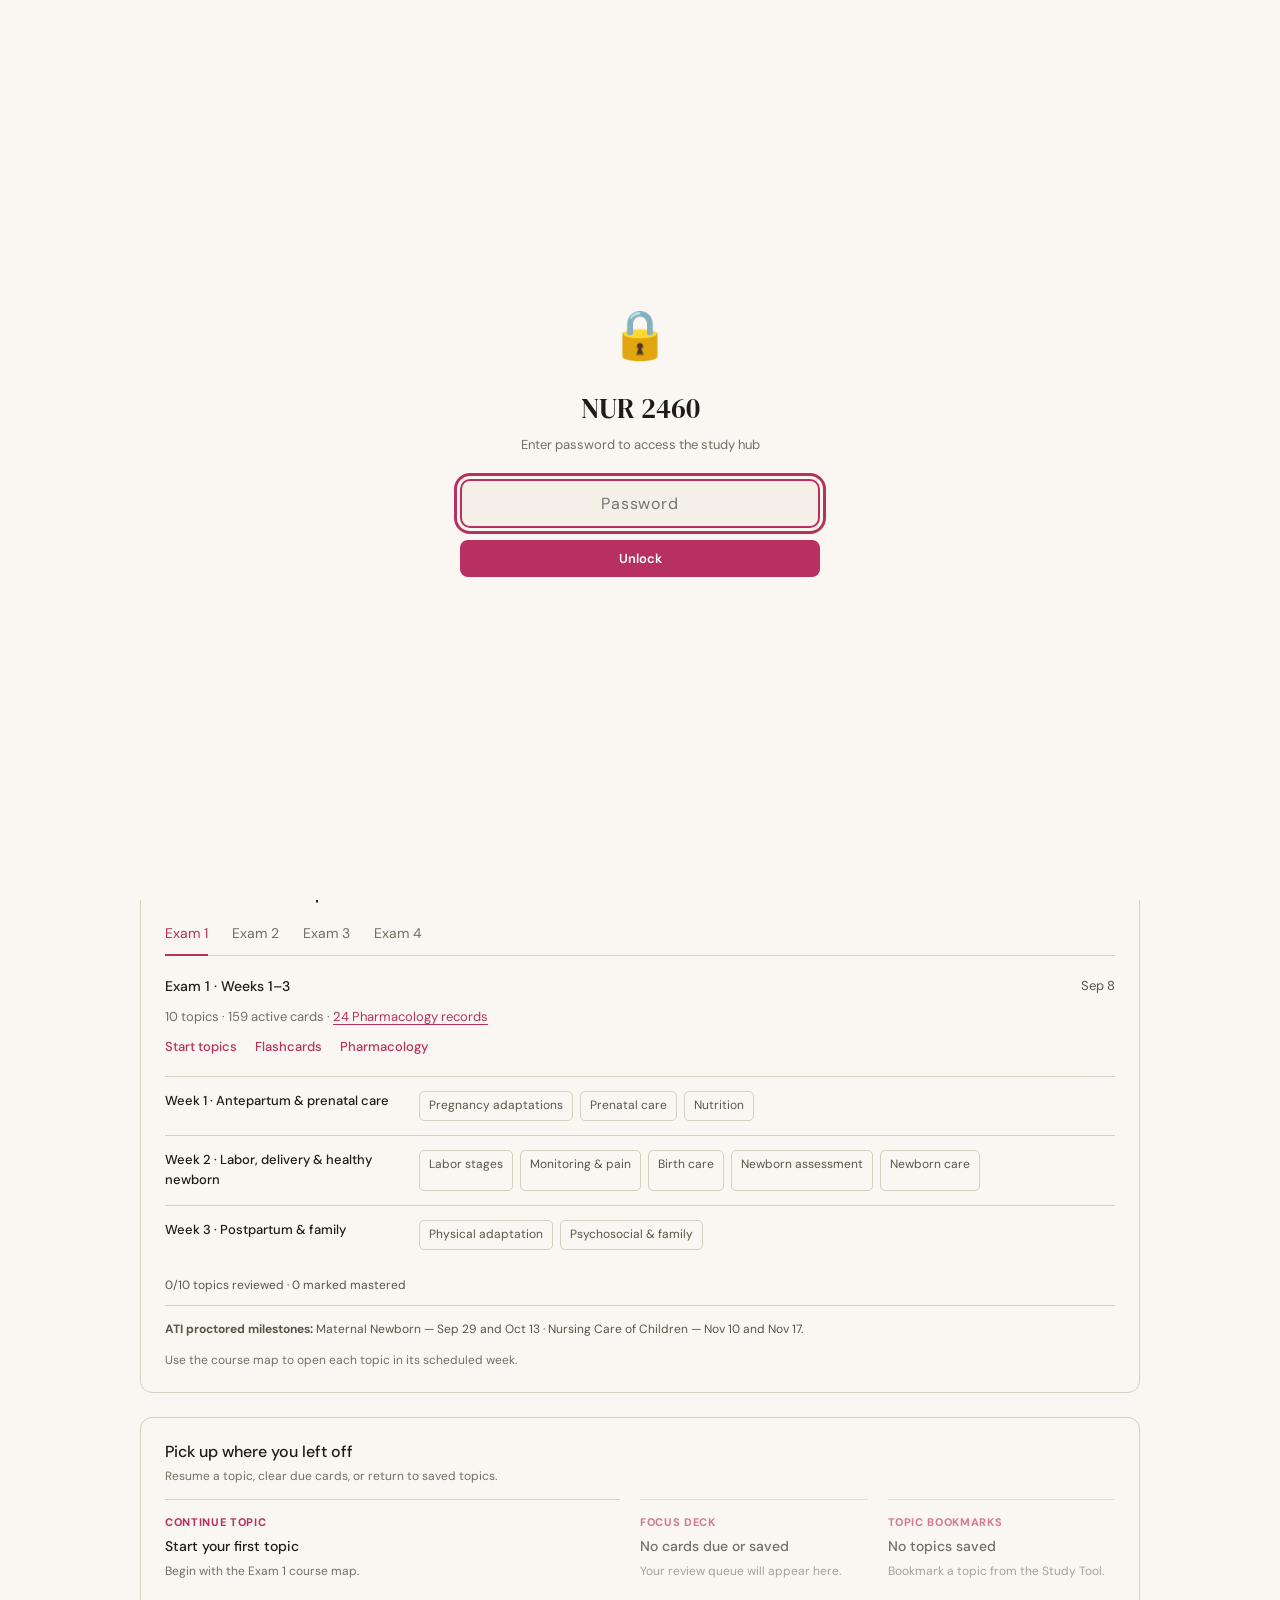
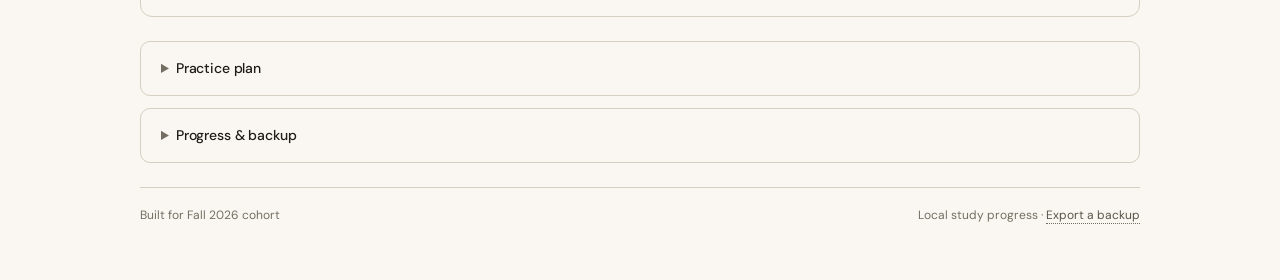
<file: index-minimal-preview.html>
<!DOCTYPE html>
<html lang="en">
<head>
<meta charset="UTF-8">
<meta name="viewport" content="width=device-width, initial-scale=1.0, viewport-fit=cover">
<title>NUR 2460 · Minimalist index preview</title>
<meta name="description" content="NUR 2460 study hub: course topics, flashcards, dedicated pharmacology, and local study progress for Exams 1–4.">
<link rel="icon" href="data:,">
<link href="https://fonts.googleapis.com/css2?family=DM+Serif+Display:ital,wght@0,400;1,400&family=DM+Sans:wght@300;400;500;600;700&display=swap" rel="stylesheet">
<style>
:root {
  --bg: #0f1117;
  --surface: #181c27;
  --surface2: #1e2336;
  --border: #2a3050;
  --text: #e8eaf2;
  --text2: #8b92b8;
  --text3: #555e85;
  --accent: #e8527a;
  --accent2: #c97aac;
  --green: #3db87a;
  --red: #e05c6a;
  --amber: #e8a838;
  --teal: #2fbfbf;
}

[data-theme="light"] {
  --bg: #faf7f2;
  --surface: #f4f0e8;
  --surface2: #ece6d8;
  --border: #d6ccb8;
  --text: #1e1c18;
  --text2: #5a5448;
  --text3: #9e9080;
  --accent: #b83060;
  --accent2: #8b3e6e;
  --green: #1a9157;
  --red: #c0384a;
  --amber: #b87418;
  --teal: #177f7f;
}

* { box-sizing: border-box; margin: 0; padding: 0; }

html, body {
  background: var(--bg);
  color: var(--text);
  font-family: 'DM Sans', system-ui, -apple-system, sans-serif;
  min-height: 100vh;
  font-weight: 400;
  line-height: 1.5;
  overflow-x: hidden;
  -webkit-text-size-adjust: 100%;
  transition: background 0.2s, color 0.2s;
}

.bg-deco {
  position: fixed; inset: 0; z-index: 0;
  pointer-events: none; overflow: hidden;
}
.bg-deco::before, .bg-deco::after {
  content: ''; position: absolute;
  border-radius: 50%; filter: blur(120px);
  opacity: 0.18;
}
.bg-deco::before {
  top: -10%; right: -5%;
  width: 500px; height: 500px;
  background: var(--accent);
}
.bg-deco::after {
  bottom: -15%; left: -8%;
  width: 480px; height: 480px;
  background: var(--accent2);
}
[data-theme="light"] .bg-deco::before,
[data-theme="light"] .bg-deco::after { opacity: 0.12; }

.wrap {
  position: relative; z-index: 1;
  max-width:100%;
  margin: 0 auto;
  padding: 48px 32px 64px;
;box-sizing:border-box}

.topbar {
  display: flex;
  justify-content: space-between;
  align-items: center;
  margin-bottom: 60px;
}

.brand {
  display: flex;
  align-items: center;
  gap: 10px;
  font-size: 12px;
  font-weight: 600;
  letter-spacing: 0.12em;
  text-transform: uppercase;
  color: var(--text3);
}
.brand-dot {
  width: 8px; height: 8px;
  border-radius: 50%;
  background: var(--accent);
  box-shadow: 0 0 12px var(--accent);
}

.theme-toggle {
  background: var(--surface);
  border: 1px solid var(--border);
  color: var(--text2);
  padding: 8px 14px;
  border-radius: 999px;
  font-family: inherit;
  font-size: 12px;
  font-weight: 600;
  cursor: pointer;
  display: flex;
  align-items: center;
  gap: 8px;
  letter-spacing: 0.04em;
  transition: all 0.15s;
}
.theme-toggle:hover {
  border-color: var(--accent);
  color: var(--text);
}
.toggle-icon { font-size: 13px; }

.hero {
  margin-bottom: 56px;
}
.course-code {
  font-size: 13px;
  font-weight: 600;
  color: var(--accent);
  letter-spacing: 0.18em;
  text-transform: uppercase;
  margin-bottom: 14px;
}
.hero h1 {
  font-family: 'DM Serif Display', serif;
  font-size: clamp(40px, 6vw, 64px);
  font-weight: 400;
  line-height: 1.05;
  letter-spacing: -0.02em;
  margin-bottom: 16px;
  color: var(--text);
}
.hero h1 em {
  font-style: italic;
  color: var(--accent);
}
.hero .desc {
  font-size: 16px;
  color: var(--text2);
  max-width: 640px;
  line-height: 1.65;
}

.section-label {
  font-size: 11px;
  font-weight: 600;
  letter-spacing: 0.14em;
  text-transform: uppercase;
  color: var(--text3);
  margin-bottom: 18px;
  padding-bottom: 12px;
  border-bottom: 1px solid var(--border);
}

.cards {
  display: grid;
  grid-template-columns: repeat(auto-fit, minmax(280px, 1fr));
  gap: 18px;
  margin-bottom: 48px;
}

.card {
  background: var(--surface);
  border: 1px solid var(--border);
  border-radius: 16px;
  padding: 28px 26px 26px;
  text-decoration: none;
  color: var(--text);
  display: flex;
  flex-direction: column;
  position: relative;
  overflow: hidden;
  transition: all 0.2s;
}
.card::after {
  content: '';
  position: absolute;
  inset: 0;
  border-radius: 16px;
  border: 1px solid transparent;
  pointer-events: none;
  transition: border-color 0.2s;
}
.card:hover {
  transform: translateY(-2px);
  background: var(--surface2);
}
.card:hover::after {
  border-color: var(--accent);
}

.card-icon {
  width: 42px; height: 42px;
  border-radius: 11px;
  display: flex;
  align-items: center;
  justify-content: center;
  font-size: 20px;
  margin-bottom: 18px;
  background: rgba(232, 82, 122, 0.12);
  color: var(--accent);
  border: 1px solid rgba(232, 82, 122, 0.22);
}
[data-theme="light"] .card-icon {
  background: rgba(184, 48, 96, 0.10);
  border-color: rgba(184, 48, 96, 0.22);
}

.card-title {
  font-size: 18px;
  font-weight: 600;
  margin-bottom: 8px;
  color: var(--text);
}
.card-desc {
  font-size: 13.5px;
  color: var(--text2);
  line-height: 1.55;
  margin-bottom: 22px;
  flex: 1;
}

.card-footer {
  display: flex;
  justify-content: space-between;
  align-items: center;
  padding-top: 16px;
  border-top: 1px solid var(--border);
}
.card-meta {
  font-size: 11px;
  font-weight: 600;
  color: var(--text3);
  letter-spacing: 0.08em;
  text-transform: uppercase;
}
.card-arrow {
  font-size: 18px;
  color: var(--text3);
  transition: all 0.2s;
}
.card:hover .card-arrow {
  color: var(--accent);
  transform: translateX(4px);
}

.card.coming-soon {
  opacity: 0.55;
  cursor: not-allowed;
  pointer-events: none;
}
.card.coming-soon .card-icon {
  background: var(--surface2);
  color: var(--text3);
  border-color: var(--border);
}
.coming-pill {
  display: inline-block;
  font-size: 9px;
  font-weight: 700;
  letter-spacing: 0.1em;
  padding: 3px 8px;
  border-radius: 4px;
  background: var(--surface2);
  color: var(--text3);
  border: 1px solid var(--border);
  margin-left: 8px;
  vertical-align: middle;
  text-transform: uppercase;
}

.content-status,.learning-path {
  background: var(--surface);
  border: 1px solid var(--border);
  border-radius: 14px;
  padding: 16px 18px;
  margin-bottom: 24px;
}
.content-status { font-size: 14px; color: var(--text2); line-height: 1.55; }
.content-status strong { color: var(--text); }
.content-status p { margin: 8px 0 0; }
.content-status a { color: var(--accent); text-underline-offset: 3px; }
.exam-coverage { color: var(--text2); font-size: 13px; margin: 8px 0 12px; }
.exam-coverage a { color: var(--accent); text-underline-offset: 3px; }
.learning-path ol {
  display: grid;
  grid-template-columns: repeat(4,minmax(0,1fr));
  gap: 10px;
  list-style: none;
  padding: 0;
  margin: 12px 0 0;
  counter-reset: path;
}
.learning-path li {
  counter-increment: path;
  background: var(--bg);
  border: 1px solid var(--border);
  border-radius: 9px;
  padding: 12px;
  color: var(--text2);
  font-size: 12px;
}
.learning-path li::before { content: counter(path); color: var(--accent); font-weight: 700; margin-right: 7px; }
.learning-path strong { color: var(--text); }
@media (max-width: 760px) { .learning-path ol { grid-template-columns: 1fr 1fr; } }

.exams {
  background: var(--surface);
  border: 1px solid var(--border);
  border-radius: 16px;
  padding: 26px 28px;
  margin-bottom: 32px;
}
.exams-grid {
  display: grid;
  grid-template-columns: repeat(auto-fit, minmax(250px, 1fr));
  gap: 14px;
  margin-top: 16px;
}
.exam-item {
  padding: 14px 16px;
  background: var(--bg);
  border: 1px solid var(--border);
  border-radius: 10px;
}
.exam-header-row { display:flex; align-items:flex-start; justify-content:space-between; gap:12px; }
.exam-num {
  font-size: 10px;
  font-weight: 700;
  letter-spacing: 0.14em;
  text-transform: uppercase;
  color: var(--accent);
  margin-bottom: 6px;
}
.exam-date { font-size:10px; font-weight:700; color:var(--text3); white-space:nowrap; }
.exam-topics {
  font-size: 12px;
  color: var(--text2);
  line-height: 1.5;
}
.exam-week { margin-top:10px; }
.exam-week strong { display:block; color:var(--text); font-size:11px; margin-bottom:5px; }
.exam-links { display:flex; flex-wrap:wrap; gap:5px; }
.exam-link {
  color:var(--text2);
  text-decoration:none;
  border:1px solid var(--border);
  background:var(--surface);
  border-radius:999px;
  padding:4px 8px;
  font-size:10px;
  line-height:1.2;
  transition:all .15s;
}
.exam-link:hover,.exam-link:focus { color:#fff; background:var(--accent); border-color:var(--accent); outline:none; }
.course-milestones { margin-top:16px; padding-top:14px; border-top:1px solid var(--border); color:var(--text2); font-size:11px; line-height:1.6; }
.coverage-note { margin-top:12px; color:var(--text3); font-size:11px; line-height:1.55; }

footer {
  margin-top: 48px;
  padding-top: 24px;
  border-top: 1px solid var(--border);
  display: flex;
  justify-content: space-between;
  align-items: center;
  font-size: 11px;
  color: var(--text3);
  letter-spacing: 0.04em;
  flex-wrap: wrap;
  gap: 8px;
}
footer a {
  color: var(--text2);
  text-decoration: none;
  border-bottom: 1px dotted var(--text3);
}
footer a:hover { color: var(--accent); border-color: var(--accent); }

@media (max-width: 600px) {
  .wrap { padding: 24px 16px 40px; }
  .topbar { margin-bottom: 32px; }
  .hero { margin-bottom: 32px; }
  .exams { padding: 18px 18px; }
  .sync-section { padding: 20px 18px; }
  .card { padding: 24px 22px; }
  .bg-deco::before { width: 280px; height: 280px; filter: blur(80px); }
  .bg-deco::after { width: 260px; height: 260px; filter: blur(80px); }
  .progress-summary { grid-template-columns: repeat(auto-fit, minmax(120px, 1fr)); }
  .sync-row { gap: 8px; }
  .sync-btn { font-size: 11px; padding: 10px 12px; }
}


/* Sync/Progress section */
.sync-section{background:var(--surface);border:1px solid var(--border);border-radius:16px;padding:26px 28px;margin-bottom:32px}
.sync-row{display:flex;gap:10px;margin-top:14px;flex-wrap:wrap}
.sync-btn{background:var(--surface2);border:1px solid var(--border);color:var(--text2);font-family:inherit;font-size:12px;font-weight:600;padding:10px 18px;border-radius:8px;cursor:pointer;transition:all .15s;display:flex;align-items:center;gap:8px;flex:1;justify-content:center}
.sync-btn:hover{border-color:var(--accent);color:var(--accent)}
.sync-btn.danger{color:var(--red)}
.sync-btn.danger:hover{border-color:var(--red)}
.sync-modal{display:none;position:fixed;inset:0;background:rgba(0,0,0,.6);backdrop-filter:blur(4px);z-index:10000;align-items:center;justify-content:center;padding:20px}
.sync-modal.show{display:flex}
.sync-modal-box{background:var(--surface);border:1px solid var(--border);border-radius:16px;padding:28px;max-width:500px;width:100%;max-height:80vh;overflow-y:auto}
.sync-modal-title{font-family:'DM Serif Display',serif;font-size:22px;margin-bottom:6px}
.sync-modal-sub{font-size:12px;color:var(--text3);margin-bottom:16px}
.sync-textarea{width:100%;min-height:120px;background:var(--bg);border:1px solid var(--border);color:var(--text);font-family:'DM Sans',monospace;font-size:11px;padding:12px;border-radius:8px;resize:vertical;outline:0;transition:border-color .2s}
.sync-textarea:focus{border-color:var(--accent)}
.sync-modal-actions{display:flex;gap:8px;margin-top:14px;justify-content:flex-end}
.sync-modal-btn{font-family:inherit;font-size:12px;font-weight:600;padding:8px 20px;border-radius:8px;cursor:pointer;transition:all .15s;border:1px solid var(--border);background:var(--surface2);color:var(--text2)}
.sync-modal-btn:hover{border-color:var(--accent);color:var(--accent)}
.sync-modal-btn.primary{background:var(--accent);border-color:var(--accent);color:#fff}
.sync-modal-btn.primary:hover{opacity:.9}
.sync-status{font-size:11px;margin-top:10px;padding:8px 12px;border-radius:6px;display:none}
.sync-status.success{display:block;background:rgba(61,184,122,.12);color:var(--green);border:1px solid rgba(61,184,122,.25)}
.sync-status.error{display:block;background:rgba(224,92,106,.12);color:var(--red);border:1px solid rgba(224,92,106,.25)}
.progress-summary{margin-top:14px;display:grid;grid-template-columns:repeat(auto-fit,minmax(140px,1fr));gap:10px}
.progress-item{background:var(--bg);border:1px solid var(--border);border-radius:8px;padding:12px 14px;text-align:center}
.progress-item-num{font-size:24px;font-weight:700;color:var(--accent)}
.progress-item-label{font-size:10px;color:var(--text3);margin-top:2px;text-transform:uppercase;letter-spacing:.08em}

/* Password Gate */
.pw-gate{position:fixed;inset:0;background:var(--bg);z-index:9999;display:flex;align-items:center;justify-content:center;flex-direction:column;gap:20px;padding:20px}
.pw-gate.hidden{display:none}
.pw-box{text-align:center;max-width:360px;width:100%}
.pw-emoji{font-size:48px;margin-bottom:16px}
.pw-title{font-family:'DM Serif Display',serif;font-size:28px;color:var(--text);margin-bottom:6px}
.pw-sub{font-size:13px;color:var(--text3);margin-bottom:24px}
.pw-input{width:100%;background:var(--surface);border:2px solid var(--border);color:var(--text);padding:12px 16px;border-radius:10px;font-family:inherit;font-size:16px;outline:0;transition:border-color .2s;text-align:center;letter-spacing:.05em}
.pw-input:focus{border-color:var(--accent)}
.pw-input.wrong{border-color:var(--red);animation:shake .4s}
.pw-btn{margin-top:12px;background:var(--accent);border:none;color:#fff;font-family:inherit;font-size:13px;font-weight:600;padding:10px 32px;border-radius:8px;cursor:pointer;transition:all .15s;width:100%}
.pw-btn:hover{opacity:.9;transform:translateY(-1px)}
.pw-error{font-size:11px;color:var(--red);margin-top:8px;min-height:16px}
@keyframes shake{0%,100%{transform:translateX(0)}20%,60%{transform:translateX(-8px)}40%,80%{transform:translateX(8px)}}

/* Universal Search */
.search-wrap{position:relative;margin:24px 0 32px}
.search-input{width:100%;padding:14px 18px 14px 44px;background:var(--surface);border:1px solid var(--border);border-radius:12px;color:var(--text);font-family:inherit;font-size:16px;outline:none;transition:border-color .15s;box-sizing:border-box}
.search-input:focus{border-color:var(--accent)}
.search-input::placeholder{color:var(--text3)}
.search-icon{position:absolute;left:16px;top:50%;transform:translateY(-50%);font-size:16px;color:var(--text3);pointer-events:none}
.search-results{position:absolute;top:100%;left:0;right:0;background:var(--surface);border:1px solid var(--border);border-radius:12px;box-shadow:0 8px 32px rgba(0,0,0,.15);max-height:360px;overflow-y:auto;z-index:100;display:none;margin-top:6px}
.search-results.show{display:block}
.sr-item{display:flex;align-items:center;gap:12px;padding:12px 16px;cursor:pointer;transition:background .1s;text-decoration:none;color:inherit;border-bottom:1px solid var(--border)}
.sr-item:last-child{border-bottom:none}
.sr-item:hover{background:var(--surface2)}
.sr-type{font-size:9px;font-weight:700;letter-spacing:.08em;text-transform:uppercase;padding:3px 8px;border-radius:4px;flex-shrink:0}
.sr-type.topic{background:rgba(59,130,246,.15);color:#3b82f6}
.sr-type.drug{background:rgba(232,82,122,.15);color:#e8527a}
.sr-name{font-size:14px;font-weight:500;color:var(--text);flex:1}
.sr-arrow{font-size:14px;color:var(--text3);flex-shrink:0}
.sr-empty{padding:24px;text-align:center;color:var(--text3);font-size:13px;font-style:italic}

/* Weak Spots Dashboard */
.pickup-panel{margin:0 0 28px;background:linear-gradient(135deg,var(--surface),var(--surface2));border:1px solid var(--border);border-radius:16px;padding:20px 22px}.pickup-head{display:flex;align-items:flex-start;justify-content:space-between;gap:16px;margin-bottom:14px}.pickup-title{font-size:15px;font-weight:700;color:var(--text)}.pickup-sub{font-size:11px;color:var(--text3);margin-top:3px}.pickup-grid{display:grid;grid-template-columns:2fr 1fr 1fr;gap:10px}.pickup-card{display:flex;flex-direction:column;justify-content:space-between;min-height:102px;background:var(--bg);border:1px solid var(--border);border-radius:10px;padding:13px;text-decoration:none;color:inherit;transition:all .15s}.pickup-card:hover{border-color:var(--accent);transform:translateY(-1px)}.pickup-kicker{font-size:9px;font-weight:800;letter-spacing:.1em;text-transform:uppercase;color:var(--accent)}.pickup-name{font-size:13px;font-weight:700;color:var(--text);margin:5px 0}.pickup-meta{font-size:10px;color:var(--text3)}.pickup-count{font-size:26px;font-weight:700;color:var(--accent);line-height:1}.pickup-empty{color:var(--text3);font-size:12px;line-height:1.5}.pickup-card.disabled{pointer-events:none;opacity:.62}
@media(max-width:760px){.pickup-grid{grid-template-columns:1fr 1fr}.pickup-grid .pickup-card:first-child{grid-column:1/-1}}
@media(max-width:480px){.pickup-grid{grid-template-columns:1fr}.pickup-grid .pickup-card:first-child{grid-column:auto}}
.weak-spots{margin-bottom:8px}
.ws-grid{display:grid;grid-template-columns:repeat(auto-fit,minmax(260px,1fr));gap:12px}
.ws-card{background:var(--surface);border:1px solid var(--border);border-radius:12px;padding:18px 20px;transition:all .15s}
.ws-card:hover{border-color:var(--accent);box-shadow:0 2px 12px rgba(0,0,0,.06)}
.ws-card-header{display:flex;align-items:center;justify-content:space-between;margin-bottom:10px}
.ws-card-title{font-size:13px;font-weight:700;color:var(--text);display:flex;align-items:center;gap:8px}
.ws-card-count{font-size:22px;font-weight:700;color:var(--accent)}
.ws-card-subtitle{font-size:12px;color:var(--text3);margin-bottom:12px}
.ws-items{display:flex;flex-wrap:wrap;gap:6px}
.ws-item{display:inline-block;padding:5px 12px;background:var(--bg);border:1px solid var(--border);border-radius:6px;font-size:11px;color:var(--text2);text-decoration:none;font-weight:500;transition:all .15s;max-width:200px;overflow:hidden;text-overflow:ellipsis;white-space:nowrap}
.ws-item:hover{background:var(--accent);color:#fff;border-color:var(--accent)}
.ws-item.warn{border-color:rgba(245,158,11,.4);color:#f59e0b}
.ws-item.warn:hover{background:#f59e0b;color:#fff;border-color:#f59e0b}
.ws-item.danger{border-color:rgba(239,68,68,.3);color:#ef4444}
.ws-item.danger:hover{background:#ef4444;color:#fff;border-color:#ef4444}
.ws-empty{padding:20px;text-align:center;color:var(--text3);font-size:13px;font-style:italic}
@media (max-width:600px){.ws-grid{grid-template-columns:1fr}}
/* Original hub theme, extended only for the newer controls and safeguards. */
.exam-actions,.hub-actions,.jump-links{display:flex;gap:7px;flex-wrap:wrap}
.exam-actions{margin-top:12px}.jump-links{margin:0 0 24px}
.exam-actions a,.hub-actions a,.jump-links a{display:inline-flex;align-items:center;padding:6px 11px;border:1px solid var(--border);border-radius:999px;background:var(--surface);color:var(--text2);text-decoration:none;font-size:12px;font-weight:500;line-height:1.4;transition:all .15s}
.exam-actions a{padding:5px 9px;font-size:11px}
.hub-actions a{padding:8px 14px;font-size:13px}
.exam-actions a:hover,.hub-actions a:hover,.jump-links a:hover{border-color:var(--accent);color:var(--accent)}
.hub-actions .primary{background:var(--accent);border-color:var(--accent);color:#fff;font-weight:600}
.hub-actions .primary:hover{color:#fff;opacity:.9}
.exam-progress{font-size:11px;margin-top:12px;color:var(--text2)}
.exam-link[data-state="mastered"]::after{content:' · Mastered';font-weight:700}
.exam-link[data-state="reviewed"]::after{content:' · Reviewed'}
.exam-link[data-state="mastered"]{border-color:var(--accent)}
.content-status h2{font-size:14px;font-weight:600;color:var(--text)}
.content-status details,.content-status .hub-actions{margin-top:12px}
summary{cursor:pointer;font-size:12px;font-weight:500;color:var(--text2);padding:3px 0}
.learning-path summary{color:var(--text);font-weight:600}
.focus-head{display:flex;justify-content:space-between;align-items:center;gap:12px;flex-wrap:wrap;margin-bottom:12px}
.focus-head h2{margin:0;padding:0;border:0}.focus-head label{font-size:12px;color:var(--text2)}
.focus-head select{font:inherit;color:var(--text2);background:var(--surface);border:1px solid var(--border);border-radius:999px;padding:6px 10px;margin-left:5px;cursor:pointer}
.weak-spots{margin-bottom:28px}
.search-summary{padding:10px 16px;color:var(--text2);font-size:12px;border-bottom:1px solid var(--border)}
.search-more{width:100%;padding:12px;background:var(--surface2);color:var(--text2);font:600 12px 'DM Sans',sans-serif;border:0;cursor:pointer}
.search-more:hover{color:var(--accent)}
.sync-modal-actions{flex-wrap:wrap}
.import-warning{font-size:12px;color:var(--text2);margin:12px 0;line-height:1.55}
.import-confirm{display:flex;gap:10px;align-items:flex-start;font-size:12px;margin:14px 0;line-height:1.55}
.import-confirm input{margin-top:4px;flex-shrink:0}.sync-modal-btn:disabled{opacity:.5;cursor:not-allowed}
/* Preserve the updated keyboard, responsive, and print behavior. */
.topbar{gap:12px;flex-wrap:wrap}.exam-header-row{flex-wrap:wrap}
.card,.pickup-card,.ws-card,.exam-item{min-width:0}
.cards{grid-template-columns:repeat(auto-fit,minmax(min(100%,280px),1fr))}
.exams-grid{grid-template-columns:repeat(auto-fit,minmax(min(100%,250px),1fr))}
.ws-grid{grid-template-columns:repeat(auto-fit,minmax(min(100%,260px),1fr))}
.ws-item{max-width:100%;white-space:normal}
.pickup-name,.sr-name,.ws-item{overflow-wrap:anywhere}
.sr-only{position:absolute;width:1px;height:1px;padding:0;margin:-1px;overflow:hidden;clip-path:inset(50%);white-space:nowrap;border:0}
.skip-link{position:fixed;left:16px;top:-80px;z-index:11000;padding:12px;background:var(--surface);color:var(--text);border:2px solid var(--accent)}
.skip-link:focus{top:12px}
a:focus-visible,button:focus-visible,input:focus-visible,textarea:focus-visible,select:focus-visible,summary:focus-visible,[tabindex]:focus-visible{outline:3px solid var(--accent);outline-offset:3px}
[hidden]{display:none!important}
@media(max-width:600px){.ws-grid{grid-template-columns:1fr}}
@media(max-width:480px){.learning-path ol{grid-template-columns:1fr}.exams,.sync-section,.pickup-panel{padding:16px}.exam-item{padding:14px}.sync-btn{flex-basis:100%}}
@media(prefers-reduced-motion:reduce){*,*::before,*::after{animation:none!important;transition:none!important;scroll-behavior:auto!important}}
@media print{.bg-deco,.pw-gate,.skip-link,.theme-toggle,.search-wrap,.sync-modal,.sync-row{display:none!important}.wrap{padding:0;max-width:none}.content-status details>*,.learning-path>*{display:block!important}.cards,.exams-grid,.ws-grid{display:block}.card,.exam-item,.ws-card{break-inside:avoid;margin-bottom:12px}}
</style>
<link rel="stylesheet" href="index-minimal-preview.css">
<script src="index-minimal-preview-state.js"></script>
</head>
<body>
<a class="skip-link" href="#mainContent">Skip to study hub</a>
<div class="pw-gate" id="pwGate" role="dialog" aria-modal="true" aria-labelledby="pwTitle" aria-describedby="pwHelp">
  <div class="pw-box">
    <div class="pw-emoji">🔒</div>
    <div class="pw-title" id="pwTitle">NUR 2460</div>
    <div class="pw-sub" id="pwHelp">Enter password to access the study hub</div>
    <input type="password" class="pw-input" id="pwInput" aria-label="Study hub password" autocomplete="current-password" placeholder="Password" onkeydown="if(event.key==='Enter')checkPw()">
    <button class="pw-btn" onclick="checkPw()">Unlock</button>
    <div class="pw-error" id="pwError" role="status" aria-live="polite"></div>
  </div>
</div>

<div class="bg-deco" aria-hidden="true"></div>
<main class="wrap" id="mainContent" tabindex="-1">

  <div class="topbar">
    <div class="brand">
      <span class="brand-dot"></span>
      <span>Study Hub</span>
    </div>
    <button class="theme-toggle" id="themeToggle" onclick="toggleTheme()">
      <span class="toggle-icon" id="themeIcon">☀️</span>
      <span id="themeLabel">Light</span>
    </button>
  </div>

  <div class="hero">
    <div class="course-code">NUR 2460 · Fall 2026</div>
    <h1>Family Nursing <em>Care</em></h1>
    <p class="desc">Fall 2026 obstetric, gynecologic, pediatric, and behavioral health study materials, organized to follow the official weekly schedule and four unit exams.</p>
    <p style="font-size:13px;color:var(--text3);margin-top:8px;font-style:italic">Lock in!😴 - Sleepy Ius</p>
  </div>

  <nav class="jump-links" aria-label="Hub sections"><a href="#courseMapTitle">Course map</a><a href="#studyToolsTitle">Study tools</a><a href="#focusTitle">Practice plan</a><a href="#syncTitle">Progress &amp; backup</a></nav>


  <section class="pickup-panel" id="pickupPanel" aria-labelledby="pickupTitle">
    <div class="pickup-head"><div><h2 class="pickup-title" id="pickupTitle">Pick up where you left off</h2><p class="pickup-sub">Resume a topic, clear due cards, or return to saved topics.</p></div></div>
    <div class="pickup-grid" id="pickupGrid"></div>
  </section>


  <div class="search-wrap">
    <span class="search-icon">🔍</span>
    <input class="search-input" id="hubSearch" type="search" aria-label="Search current topics and pharmacology records" aria-controls="hubResults" aria-expanded="false" aria-describedby="searchHelp" placeholder="Search topics and pharmacology records..." autocomplete="off" oninput="hubSearchHandler(this.value)">
    <span class="sr-only" id="searchHelp">Results include topics and Pharmacology. Use the down arrow to enter results, Tab to navigate, or Escape to close.</span>
    <div class="search-results" id="hubResults"></div>
  </div>


  <div class="weak-spots" id="weakSpots" style="display:none">
    <div class="focus-head"><h2 class="section-label" id="focusTitle">Practice plan</h2><label for="focusExam">Focus on <select id="focusExam" onchange="renderWeakSpots()"><option value="1">Exam 1</option><option value="2">Exam 2</option><option value="3">Exam 3</option><option value="4">Exam 4</option><option value="all">All exams</option></select></label></div>
    <p class="coverage-note" style="margin:0 0 12px">Not reviewed means you have not marked it reviewed—not that you performed poorly.</p>
    <div class="ws-grid" id="wsGrid"></div>
  </div>

  <section class="exams" aria-labelledby="courseMapTitle">
    <span id="contentStatusTitle" aria-hidden="true"></span>
    <h2 class="section-label" id="courseMapTitle" style="border:none;padding:0;margin:0">Fall 2026 course map</h2>
    <div class="exams-grid">
      <article class="exam-item">
        <div class="exam-header-row"><h3 class="exam-num">Exam 1 · Weeks 1–3</h3><time class="exam-date" datetime="2026-09-08">Sep 8</time></div>
        <div class="exam-coverage">10 topics · 159 active cards · <a href="NUR2460Pharmacology.html?exam=1#exam1pharm">24 Pharmacology records</a></div>
        <nav class="exam-actions" aria-label="Exam 1 study shortcuts"><a href="NUR2460StudyTool.html?topic=adapt">Start topics</a><a href="NUR2460Flashcards.html?exam=1&amp;mode=review">Flashcards</a><a href="NUR2460Pharmacology.html?exam=1#exam1pharm">Pharmacology</a></nav>
        <div class="exam-topics">
          <div class="exam-week"><strong>Week 1 · Antepartum &amp; prenatal care</strong><div class="exam-links"><a class="exam-link" href="NUR2460StudyTool.html?topic=adapt">Pregnancy adaptations</a><a class="exam-link" href="NUR2460StudyTool.html?topic=prenatal_care">Prenatal care</a><a class="exam-link" href="NUR2460StudyTool.html?topic=nutrition_pregnancy">Nutrition</a></div></div>
          <div class="exam-week"><strong>Week 2 · Labor, delivery &amp; healthy newborn</strong><div class="exam-links"><a class="exam-link" href="NUR2460StudyTool.html?topic=labor_stages">Labor stages</a><a class="exam-link" href="NUR2460StudyTool.html?topic=fetal_monitor_pain">Monitoring &amp; pain</a><a class="exam-link" href="NUR2460StudyTool.html?topic=nursing_birth">Birth care</a><a class="exam-link" href="NUR2460StudyTool.html?topic=newborn_assess">Newborn assessment</a><a class="exam-link" href="NUR2460StudyTool.html?topic=newborn_care">Newborn care</a></div></div>
          <div class="exam-week"><strong>Week 3 · Postpartum &amp; family</strong><div class="exam-links"><a class="exam-link" href="NUR2460StudyTool.html?topic=pp_physical">Physical adaptation</a><a class="exam-link" href="NUR2460StudyTool.html?topic=pp_psychosocial">Psychosocial &amp; family</a></div></div>
        </div>
      </article>

      <article class="exam-item">
        <div class="exam-header-row"><h3 class="exam-num">Exam 2 · Weeks 4–7</h3><time class="exam-date" datetime="2026-10-06">Oct 6</time></div>
        <div class="exam-coverage">13 topics · 246 active cards</div>
        <nav class="exam-actions" aria-label="Exam 2 study shortcuts"><a href="NUR2460StudyTool.html?topic=fetal_assessment">Start topics</a><a href="NUR2460Flashcards.html?exam=2&amp;mode=review">Flashcards</a><a href="NUR2460Pharmacology.html?exam=2#exam2pharm">Pharmacology</a></nav>
        <div class="exam-topics">
          <div class="exam-week"><strong>Week 4 · High-risk pregnancy</strong><div class="exam-links"><a class="exam-link" href="NUR2460StudyTool.html?topic=fetal_assessment">Fetal assessment</a><a class="exam-link" href="NUR2460StudyTool.html?topic=bleeding_preg">Bleeding</a><a class="exam-link" href="NUR2460StudyTool.html?topic=infections_preg">Infections</a><a class="exam-link" href="NUR2460StudyTool.html?topic=medical_conditions">Medical conditions</a></div></div>
          <div class="exam-week"><strong>Week 5 · High-risk L&amp;D, newborn &amp; postpartum</strong><div class="exam-links"><a class="exam-link" href="NUR2460StudyTool.html?topic=preterm_prom">Preterm labor &amp; PROM</a><a class="exam-link" href="NUR2460StudyTool.html?topic=therapeutic_proc">Procedures</a><a class="exam-link" href="NUR2460StudyTool.html?topic=labor_comp">Labor complications</a><a class="exam-link" href="NUR2460StudyTool.html?topic=newborn_comp">Newborn complications</a><a class="exam-link" href="NUR2460StudyTool.html?topic=pp_disorders">Postpartum disorders</a></div></div>
          <div class="exam-week"><strong>Week 6 · GYN and growth &amp; development</strong><div class="exam-links"><a class="exam-link" href="NUR2460StudyTool.html?topic=contraception">Family planning, infertility &amp; STIs</a><a class="exam-link" href="NUR2460StudyTool.html?topic=growth_dev">Growth &amp; development</a></div></div>
          <div class="exam-week"><strong>Week 7 · Pediatric GI &amp; integumentary</strong><div class="exam-links"><a class="exam-link" href="NUR2460StudyTool.html?topic=peds_gi">GI disorders</a><a class="exam-link" href="NUR2460StudyTool.html?topic=peds_integ">Integumentary</a></div></div>
        </div>
      </article>

      <article class="exam-item">
        <div class="exam-header-row"><h3 class="exam-num">Exam 3 · Weeks 8–10</h3><time class="exam-date" datetime="2026-10-27">Oct 27</time></div>
        <div class="exam-coverage">11 topics · 221 active cards</div>
        <nav class="exam-actions" aria-label="Exam 3 study shortcuts"><a href="NUR2460StudyTool.html?topic=fractures">Start topics</a><a href="NUR2460Flashcards.html?exam=3&amp;mode=review">Flashcards</a><a href="NUR2460Pharmacology.html?exam=3#exam3acc">Pharmacology</a></nav>
        <div class="exam-topics">
          <div class="exam-week"><strong>Week 8 · Musculoskeletal &amp; neurological</strong><div class="exam-links"><a class="exam-link" href="NUR2460StudyTool.html?topic=fractures">Fractures &amp; traction</a><a class="exam-link" href="NUR2460StudyTool.html?topic=msk_congenital">Congenital/chronic MSK</a><a class="exam-link" href="NUR2460StudyTool.html?topic=neuro_acute">Acute neuro</a><a class="exam-link" href="NUR2460StudyTool.html?topic=seizures">Seizures</a><a class="exam-link" href="NUR2460StudyTool.html?topic=head_injury">Head injury</a></div></div>
          <div class="exam-week"><strong>Week 9 · Respiratory &amp; endocrine</strong><div class="exam-links"><a class="exam-link" href="NUR2460StudyTool.html?topic=resp_acute">Acute respiratory</a><a class="exam-link" href="NUR2460StudyTool.html?topic=asthma">Asthma</a><a class="exam-link" href="NUR2460StudyTool.html?topic=cystic_fibrosis">Cystic fibrosis</a><a class="exam-link" href="NUR2460StudyTool.html?topic=endo_peds">Endocrine</a></div></div>
          <div class="exam-week"><strong>Week 10 · Cardiovascular &amp; hematologic</strong><div class="exam-links"><a class="exam-link" href="NUR2460StudyTool.html?topic=cardio_peds">Cardiovascular</a><a class="exam-link" href="NUR2460StudyTool.html?topic=heme_peds">Coagulation &amp; hematology</a></div></div>
        </div>
      </article>

      <article class="exam-item">
        <div class="exam-header-row"><h3 class="exam-num">Exam 4 · Weeks 11–14</h3><time class="exam-date" datetime="2026-12-01">Dec 1</time></div>
        <div class="exam-coverage">8 topics · 137 active cards</div>
        <nav class="exam-actions" aria-label="Exam 4 study shortcuts"><a href="NUR2460StudyTool.html?topic=child_adolescent_mh">Start topics</a><a href="NUR2460Flashcards.html?exam=4&amp;mode=review">Flashcards</a><a href="NUR2460Pharmacology.html?exam=4#exam4acc">Pharmacology</a></nav>
        <div class="exam-topics">
          <div class="exam-week"><strong>Week 11 · Child &amp; adolescent mental health</strong><div class="exam-links"><a class="exam-link" href="NUR2460StudyTool.html?topic=child_adolescent_mh">Child/adolescent MH</a></div></div>
          <div class="exam-week"><strong>Week 12 · Specialty pediatric care</strong><div class="exam-links"><a class="exam-link" href="NUR2460StudyTool.html?topic=gu_peds">GU</a><a class="exam-link" href="NUR2460StudyTool.html?topic=renal_peds">Renal</a><a class="exam-link" href="NUR2460StudyTool.html?topic=immunizations">Immunizations</a><a class="exam-link" href="NUR2460StudyTool.html?topic=communicable_diseases">Acute otitis media</a><a class="exam-link" href="NUR2460StudyTool.html?topic=peds_cancer">Oncology</a><a class="exam-link" href="NUR2460StudyTool.html?topic=abuse_neglect">Abuse &amp; neglect</a></div></div>
          <div class="exam-week"><strong>Weeks 13–14 · Mood disorders</strong><div class="exam-links"><a class="exam-link" href="NUR2460StudyTool.html?topic=mood_disorders">MDD &amp; bipolar (shared topic)</a></div></div>
        </div>
      </article>
    </div>
    <div class="course-milestones"><strong>ATI proctored milestones:</strong> Maternal Newborn — Sep 29 and Oct 13 · Nursing Care of Children — Nov 10 and Nov 17.</div>
    <div class="coverage-note">Use the course map to open each topic in its scheduled week.</div>
  </section>

  <h2 class="section-label" id="studyToolsTitle">Study Tools</h2>
  <div class="cards">

    <a class="card" href="NUR2460StudyTool.html">
      <div class="card-icon">📚</div>
      <h3 class="card-title">Study Tool</h3>
      <div class="card-desc">Study 42 topics with matching Brief reviews. Choose ADPIE, Neo, or Topic Tabs for deep study, with notes, highlights, bookmarks, and print tools.</div>
      <div class="card-footer">
        <span class="card-meta">42 Topics · 42 Brief Reviews</span>
        <span class="card-arrow">→</span>
      </div>
    </a>

    <a class="card" href="NUR2460Flashcards.html">
      <div class="card-icon">🗃️</div>
      <h3 class="card-title">Flashcards</h3>
      <div class="card-desc">Practice 763 active flashcards across all four exams with Browse, Review, Focus Deck, and scheduled review. Follow teaching links back to the source topic or medication record.</div>
      <div class="card-footer">
        <span class="card-meta">763 Active Cards · Exams 1–4</span>
        <span class="card-arrow">→</span>
      </div>
    </a>

    <a class="card" href="NUR2460Pharmacology.html">
      <div class="card-icon">💊</div>
      <h3 class="card-title">Pharmacology</h3>
      <div class="card-desc">Study medications with Brief/Deep views, comparisons, and self-checks. Exam 1 includes 24 records. Coverage and source limits vary by record.</div>
      <div class="card-footer">
        <span class="card-meta">24 Exam 1 Records</span>
        <span class="card-arrow">→</span>
      </div>
    </a>

    <a class="card" href="NUR2460Templates.html">
      <div class="card-icon">📝</div>
      <h3 class="card-title">ATI Templates</h3>
      <div class="card-desc">Eight ATI template families in Guided and Blank modes. These are nonclinical structures for organizing your work, separate from the dedicated Pharmacology reference.</div>
      <div class="card-footer">
        <span class="card-meta">8 Families · Guided + Blank</span>
        <span class="card-arrow">→</span>
      </div>
    </a>

  </div>

  <div class="sync-section">
    <h2 class="section-label" id="syncTitle" style="border:none; padding:0; margin:0;">Progress &amp; backup</h2>
    <div class="progress-summary" id="progressSummary"></div>
    <p class="import-warning" id="hubStorageWarning" role="status" hidden>Saved progress cannot be read in this browser context. Displayed counts may be unavailable; your saved data has not been cleared.</p>
    <p class="import-warning">Backup tools use saved device data, including plain and formatted medication notes, highlights, bookmarks, starred boxes, resume location, study preferences, and separate Anki-style ratings, Focus cards, and the repeat queue. Import, recovery, and reset are real saved-data actions, even in a design preview. Reload open study pages after restoring.</p>
    <p style="font-size:13px;color:var(--text2);margin:8px 0 12px;line-height:1.5"><strong>State definitions:</strong> reviewed and mastered are learner-selected topic/drug states; flashcard mastery means three consecutive correct responses; accuracy is performance evidence. Export and import transfer these states between devices.</p>
    <p style="font-size:13px;color:var(--text2);margin:8px 0 12px;line-height:1.5">Active-card counts exclude 33 retired records. Their saved history stays intact in progress exports, along with topic/section bookmarks, notes, highlights, medication study items, and template stars.</p>
    <div class="sync-row">
      <button class="sync-btn" onclick="exportProgress()">📤 Export Progress</button>
      <button class="sync-btn" onclick="showImportModal()">📥 Import Progress</button>
      <button class="sync-btn" id="recoveryBtn" onclick="showRecoveryModal()" hidden>Recover previous progress</button>
      <button class="sync-btn danger" onclick="confirmReset()">🗑️ Reset All</button>
    </div>
  </div>

  <div class="sync-modal" id="exportModal" onclick="if(event.target===this)closeHubDialog()">
    <div class="sync-modal-box" role="dialog" aria-modal="true" aria-labelledby="exportTitle" tabindex="-1">
      <h2 class="sync-modal-title" id="exportTitle">Export Progress</h2>
      <div class="sync-modal-sub">Copy this code and save it, or paste it on another device to restore your progress.</div>
      <textarea class="sync-textarea" id="exportData" aria-label="Exported progress code" readonly onclick="this.select()"></textarea>
      <div class="sync-modal-actions">
        <button class="sync-modal-btn" onclick="closeHubDialog()">Close</button>
        <button class="sync-modal-btn primary" onclick="copyExport()">📋 Copy to Clipboard</button>
      </div>
      <div class="sync-status" id="exportStatus" role="status" aria-live="polite"></div>
    </div>
  </div>

  <div class="sync-modal" id="importModal" onclick="if(event.target===this)closeHubDialog()">
    <div class="sync-modal-box" role="dialog" aria-modal="true" aria-labelledby="importTitle" aria-describedby="importHelp" tabindex="-1">
      <h2 class="sync-modal-title" id="importTitle">Import Progress</h2>
      <div class="sync-modal-sub" id="importHelp">Paste an exported progress code. We’ll validate it before replacing any saved data.</div>
      <textarea class="sync-textarea" id="importData" aria-label="Progress code to import" placeholder="Paste your progress code here..." oninput="invalidateImportPreview()"></textarea>
      <p class="import-warning">Import replaces the included categories; it does not merge them. Other categories stay unchanged. A local backup of your current progress is required first and replaces the previous recovery backup.</p>
      <div id="importPreview" role="status" aria-live="polite"></div>
      <label class="import-confirm"><input type="checkbox" id="importConfirm" onchange="updateImportButton()" disabled>I understand that the listed categories will be replaced.</label>
      <div class="sync-modal-actions">
        <button class="sync-modal-btn" onclick="closeHubDialog()">Cancel</button>
        <button class="sync-modal-btn" onclick="previewImport()">Validate code</button>
        <button class="sync-modal-btn primary" id="importApply" onclick="importProgress()" disabled>Back up &amp; replace</button>
      </div>
      <div class="sync-status" id="importStatus" role="status" aria-live="polite"></div>
    </div>
  </div>

  <div class="sync-modal" id="recoveryModal" onclick="if(event.target===this)closeHubDialog()">
    <div class="sync-modal-box" role="dialog" aria-modal="true" aria-labelledby="recoveryTitle" tabindex="-1">
      <h2 class="sync-modal-title" id="recoveryTitle">Recover previous progress</h2>
      <p class="import-warning" id="recoveryDetails"></p>
      <label class="import-confirm"><input type="checkbox" id="recoveryConfirm">Replace current study state with this backup. Current state will become the next recovery backup.</label>
      <div class="sync-modal-actions"><button class="sync-modal-btn" onclick="closeHubDialog()">Cancel</button><button class="sync-modal-btn primary" onclick="restoreHubBackup()">Restore backup</button></div>
      <div class="sync-status" id="recoveryStatus" role="status" aria-live="polite"></div>
    </div>
  </div>
  <p class="sr-only" id="hubAnnouncement" role="status" aria-live="polite"></p>

  <footer>
    <div>Built for Fall 2026 cohort</div>
    <div>Local study progress · <a href="#syncTitle">Export a backup</a></div>
  </footer>

</main>

<script>
function toggleTheme() {
  const isLight = document.documentElement.getAttribute('data-theme') === 'light';
  if (isLight) {
    document.documentElement.removeAttribute('data-theme');
    document.getElementById('themeIcon').textContent = '☀️';
    document.getElementById('themeLabel').textContent = 'Light';
    try{localStorage.setItem('studyTheme', 'dark')}catch{}
  } else {
    document.documentElement.setAttribute('data-theme', 'light');
    document.getElementById('themeIcon').textContent = '🌙';
    document.getElementById('themeLabel').textContent = 'Dark';
    try{localStorage.setItem('studyTheme', 'light')}catch{}
  }
}
(function() {
  let saved=null;try{saved=localStorage.getItem('studyTheme')}catch{}
  const prefersLight = window.matchMedia('(prefers-color-scheme: light)').matches;
  if (saved === 'light' || (!saved && prefersLight)) {
    document.documentElement.setAttribute('data-theme', 'light');
    document.getElementById('themeIcon').textContent = '🌙';
    document.getElementById('themeLabel').textContent = 'Dark';
  }
})();

// Password gate
function checkPw(){
  const input=document.getElementById('pwInput');
  if(input.value==='WakeUpIus'){
    document.getElementById('pwGate').classList.add('hidden');
    try{sessionStorage.setItem('nur2460_auth','true')}catch{}
  }else{
    input.classList.add('wrong');
    document.getElementById('pwError').textContent='Wrong password. Try again.';
    setTimeout(()=>input.classList.remove('wrong'),400);
    input.value='';
    input.focus();
  }
}
(function(){
  let unlocked=false;try{unlocked=sessionStorage.getItem('nur2460_auth')==='true'}catch{}
  if(unlocked){
    document.getElementById('pwGate').classList.add('hidden');
  }else{
    document.getElementById('pwInput').focus();
  }
})();


// HUB_CATALOG_START — navigation metadata only; regenerated from locked local artifacts.
const HUB_CATALOG = {
  "updated": "2026-09-05",
  "counts": {"topics":42,"briefs":42,"activeCards":763,"retiredCards":33,"pharmacology":267,"examPharmacology":85,"categories":19,"exam1Enriched":24},
  "exams": [
    {"name":"Exam 1","topics":10,"activeCards":159,"topicIds":["adapt","prenatal_care","nutrition_pregnancy","labor_stages","fetal_monitor_pain","nursing_birth","newborn_assess","newborn_care","pp_physical","pp_psychosocial"],"drugIds":["folic_acid","iron_supp","calcium_supp","rhogam","opioid_analgesics","epidural","spinal","pudendal","naloxone","oxytocin_ind","dinoprostone","misoprostol_rip","terbutaline","mag_sulfate","nifedipine","indomethacin","oxytocin_pp","methergine","carboprost","misoprostol_pp","betamethasone","erythromycin_eye","vitamin_k","hep_b_vax"],"cardGroups":["Antepartum","Labor & Delivery","Newborn","Postpartum","E1 Pharm"],"cardIds":["fc-nur2460-001","fc-nur2460-002","fc-nur2460-003","fc-nur2460-004","fc-nur2460-005","fc-nur2460-006","fc-nur2460-007","fc-nur2460-008","fc-nur2460-009","fc-nur2460-013","fc-nur2460-276","fc-nur2460-277","fc-nur2460-278","fc-nur2460-279","fc-nur2460-287","fc-nur2460-288","fc-nur2460-289","fc-nur2460-290","fc-nur2460-291","fc-nur2460-292","fc-nur2460-293","fc-nur2460-294","fc-nur2460-295","fc-nur2460-296","fc-nur2460-297","fc-nur2460-298","fc-nur2460-299","fc-nur2460-300","fc-nur2460-301","fc-nur2460-302","fc-nur2460-303","fc-nur2460-304","fc-nur2460-305","fc-nur2460-014","fc-nur2460-016","fc-nur2460-017","fc-nur2460-018","fc-nur2460-019","fc-nur2460-020","fc-nur2460-021","fc-nur2460-022","fc-nur2460-023","fc-nur2460-024","fc-nur2460-025","fc-nur2460-026","fc-nur2460-306","fc-nur2460-307","fc-nur2460-308","fc-nur2460-309","fc-nur2460-310","fc-nur2460-311","fc-nur2460-312","fc-nur2460-313","fc-nur2460-027","fc-nur2460-314","fc-nur2460-315","fc-nur2460-316","fc-nur2460-317","fc-nur2460-318","fc-nur2460-319","fc-nur2460-320","fc-nur2460-321","fc-nur2460-322","fc-nur2460-028","fc-nur2460-280","fc-nur2460-281","fc-nur2460-282","fc-nur2460-283","fc-nur2460-284","fc-nur2460-285","fc-nur2460-286","fc-nur2460-029","fc-nur2460-030","fc-nur2460-031","fc-nur2460-032","fc-nur2460-033","fc-nur2460-034","fc-nur2460-035","fc-nur2460-036","fc-nur2460-037","fc-nur2460-038","fc-nur2460-323","fc-nur2460-324","fc-nur2460-325","fc-nur2460-326","fc-nur2460-327","fc-nur2460-328","fc-nur2460-329","fc-nur2460-330","fc-nur2460-331","fc-nur2460-332","fc-nur2460-333","fc-nur2460-334","fc-nur2460-335","fc-nur2460-336","fc-nur2460-337","fc-nur2460-338","fc-nur2460-339","fc-nur2460-340","fc-nur2460-341","fc-nur2460-342","fc-nur2460-343","fc-nur2460-039","fc-nur2460-040","fc-nur2460-041","fc-nur2460-042","fc-nur2460-043","fc-nur2460-044","fc-nur2460-045","fc-nur2460-046","fc-nur2460-344","fc-nur2460-345","fc-nur2460-346","fc-nur2460-347","fc-nur2460-348","fc-nur2460-349","fc-nur2460-350","fc-nur2460-351","fc-nur2460-352","fc-nur2460-353","fc-nur2460-354","fc-nur2460-355","fc-nur2460-356","fc-nur2460-357","fc-nur2460-047","fc-nur2460-048","fc-nur2460-049","fc-nur2460-050","fc-nur2460-051","fc-nur2460-052","fc-nur2460-053","fc-nur2460-054","fc-nur2460-055","fc-nur2460-056","fc-nur2460-057","fc-nur2460-058","fc-nur2460-059","fc-nur2460-060","fc-nur2460-061","fc-nur2460-062","fc-nur2460-063","fc-nur2460-064","fc-nur2460-065","fc-nur2460-066","fc-nur2460-067","fc-nur2460-068","fc-nur2460-069","fc-nur2460-070","fc-nur2460-071","fc-nur2460-358","fc-nur2460-359","fc-nur2460-360","fc-nur2460-361","fc-nur2460-362","fc-nur2460-363","fc-nur2460-364","fc-nur2460-365","fc-nur2460-366","fc-nur2460-367"]},
    {"name":"Exam 2","topics":13,"activeCards":246,"topicIds":["fetal_assessment","bleeding_preg","infections_preg","medical_conditions","preterm_prom","therapeutic_proc","labor_comp","newborn_comp","pp_disorders","contraception","growth_dev","peds_gi","peds_integ"],"drugIds":["methotrexate","hydralazine","labetalol","acyclovir","heparin_pp","warfarin_pp","sertraline_pp","coc","depo_provera","clomiphene","surfactant","nas_meds","ors","metronidazole","permethrin","silvadene","isotretinoin","griseofulvin"],"cardGroups":["HR Pregnancy","HR L&D","NB Complications","PP Disorders","Contraception","Growth & Dev","Peds GI","Peds Integ","E2 Pharm"],"cardIds":["fc-nur2460-010","fc-nur2460-011","fc-nur2460-012","fc-nur2460-015","fc-nur2460-newborn-comp-001","fc-nur2460-newborn-comp-002","fc-nur2460-newborn-comp-003","fc-nur2460-newborn-comp-004","fc-nur2460-newborn-comp-005","fc-nur2460-newborn-comp-006","fc-nur2460-newborn-comp-007","fc-nur2460-newborn-comp-008","fc-nur2460-newborn-comp-009","fc-nur2460-newborn-comp-010","fc-nur2460-newborn-comp-011","fc-nur2460-newborn-comp-012","fc-nur2460-newborn-comp-013","fc-nur2460-newborn-comp-014","fc-nur2460-newborn-comp-015","fc-nur2460-newborn-comp-016","fc-nur2460-newborn-comp-017","fc-nur2460-newborn-comp-018","fc-nur2460-newborn-comp-019","fc-nur2460-newborn-comp-020","fc-nur2460-368","fc-nur2460-369","fc-nur2460-370","fc-nur2460-371","fc-nur2460-372","fc-nur2460-373","fc-nur2460-374","fc-nur2460-375","fc-nur2460-376","fc-nur2460-377","fc-nur2460-378","fc-nur2460-379","fc-nur2460-380","fc-nur2460-381","fc-nur2460-382","fc-nur2460-383","fc-nur2460-384","fc-nur2460-072","fc-nur2460-073","fc-nur2460-medical-conditions-001","fc-nur2460-medical-conditions-002","fc-nur2460-medical-conditions-003","fc-nur2460-medical-conditions-004","fc-nur2460-medical-conditions-005","fc-nur2460-medical-conditions-006","fc-nur2460-medical-conditions-007","fc-nur2460-medical-conditions-008","fc-nur2460-074","fc-nur2460-075","fc-nur2460-076","MN-A-PROM-FC-002","MN-A-PROM-FC-003","MN-A-PROM-FC-005","MN-A-PROM-FC-006","MN-A-PROM-FC-008","MN-A-PROM-FC-020","MN-A-PROM-FC-021","MN-A-PROM-FC-022","E2-PROM-FC-024","E2-PROM-FC-025","E2-PROM-FC-026","E2-PROM-FC-027","E2-PROM-FC-028","fc-nur2460-077","fc-nur2460-078","fc-nur2460-079","fc-nur2460-080","fc-nur2460-081","fc-nur2460-082","fc-nur2460-083","fc-nur2460-084","fc-nur2460-085","fc-nur2460-086","fc-nur2460-087","fc-nur2460-088","fc-nur2460-089","fc-nur2460-092","fc-nur2460-093","fc-nur2460-094","fc-nur2460-095","fc-nur2460-096","fc-nur2460-097","fc-nur2460-098","fc-nur2460-growth-dev-001","fc-nur2460-growth-dev-002","fc-nur2460-growth-dev-003","fc-nur2460-growth-dev-004","fc-nur2460-growth-dev-005","fc-nur2460-growth-dev-006","fc-nur2460-growth-dev-007","fc-nur2460-growth-dev-008","fc-nur2460-growth-dev-009","fc-nur2460-growth-dev-010","fc-nur2460-growth-dev-011","fc-nur2460-growth-dev-012","fc-nur2460-growth-dev-013","fc-nur2460-growth-dev-014","fc-nur2460-099","fc-nur2460-100","fc-nur2460-101","fc-nur2460-102","fc-nur2460-peds-integ-001","fc-nur2460-104","fc-nur2460-105","fc-nur2460-106","fc-nur2460-107","fc-nur2460-109","fc-nur2460-infections-preg-001","fc-nur2460-infections-preg-003","fc-nur2460-infections-preg-004","fc-nur2460-infections-preg-005","fc-nur2460-infections-preg-007","fc-nur2460-infections-preg-008","fc-nur2460-infections-preg-009","fc-nur2460-infections-preg-010","fc-nur2460-infections-preg-012","fc-nur2460-infections-preg-014","fc-nur2460-infections-preg-016","fc-nur2460-infections-preg-019","fc-nur2460-infections-preg-025","fc-nur2460-infections-preg-026","fc-nur2460-infections-preg-029","fc-nur2460-110","fc-nur2460-111","fc-nur2460-112","fc-nur2460-114","fc-nur2460-115","fc-nur2460-116","fc-nur2460-117","fc-nur2460-118","fc-nur2460-119","fc-nur2460-120","fc-nur2460-121","fc-nur2460-122","fc-nur2460-123","fc-nur2460-124","fc-nur2460-125","fc-nur2460-126","fc-nur2460-127","fc-nur2460-128","fc-nur2460-129","fc-nur2460-130","fc-nur2460-131","fc-nur2460-132","fc-nur2460-133","fc-nur2460-134","fc-nur2460-136","fc-nur2460-137","fc-nur2460-138","fc-nur2460-139","fc-nur2460-140","fc-nur2460-141","fc-nur2460-142","fc-nur2460-143","fc-nur2460-144","fc-nur2460-145","fc-nur2460-146","fc-nur2460-147","fc-nur2460-148","fc-nur2460-149","fc-nur2460-150","fc-nur2460-151","fc-nur2460-152","fc-nur2460-194","fc-nur2460-195","fc-nur2460-201","fc-nur2460-bleeding-preg-001","fc-nur2460-bleeding-preg-002","fc-nur2460-bleeding-preg-003","fc-nur2460-bleeding-preg-004","fc-nur2460-bleeding-preg-005","fc-nur2460-bleeding-preg-006","fc-nur2460-bleeding-preg-007","fc-nur2460-bleeding-preg-008","fc-nur2460-bleeding-preg-009","fc-nur2460-bleeding-preg-010","fc-nur2460-bleeding-preg-011","fc-nur2460-bleeding-preg-012","fc-nur2460-bleeding-preg-013","fc-nur2460-bleeding-preg-014","fc-nur2460-bleeding-preg-015","fc-nur2460-therapeutic-proc-001","fc-nur2460-therapeutic-proc-002","fc-nur2460-therapeutic-proc-003","fc-nur2460-therapeutic-proc-004","fc-nur2460-therapeutic-proc-005","fc-nur2460-therapeutic-proc-006","fc-nur2460-therapeutic-proc-007","fc-nur2460-therapeutic-proc-008","fc-nur2460-contraception-001","fc-nur2460-contraception-002","fc-nur2460-contraception-003","fc-nur2460-contraception-004","fc-nur2460-contraception-005","fc-nur2460-contraception-006","fc-nur2460-contraception-007","fc-nur2460-contraception-008","fc-nur2460-contraception-009","fc-nur2460-contraception-010","fc-nur2460-peds-gi-001","fc-nur2460-peds-gi-002","fc-nur2460-peds-gi-003","fc-nur2460-peds-gi-004","fc-nur2460-peds-gi-005","fc-nur2460-peds-gi-006","fc-nur2460-peds-gi-007","fc-nur2460-peds-gi-008","fc-nur2460-peds-gi-009","fc-nur2460-peds-gi-010","fc-nur2460-peds-gi-011","fc-nur2460-peds-gi-012","fc-nur2460-peds-gi-013","fc-nur2460-peds-gi-014","fc-nur2460-peds-gi-015","fc-nur2460-peds-gi-016","fc-nur2460-labor-comp-001","fc-nur2460-labor-comp-002","fc-nur2460-labor-comp-003","fc-nur2460-labor-comp-004","fc-nur2460-labor-comp-005","fc-nur2460-labor-comp-006","fc-nur2460-labor-comp-007","fc-nur2460-labor-comp-008","fc-nur2460-pp-disorders-001","fc-nur2460-pp-disorders-002","fc-nur2460-pp-disorders-003","fc-nur2460-pp-disorders-004","fc-nur2460-pp-disorders-005","fc-nur2460-pp-disorders-006","fc-nur2460-pp-disorders-007","fc-nur2460-pp-disorders-008","fc-nur2460-pp-disorders-009","fc-nur2460-pp-disorders-010","fc-nur2460-pp-disorders-011","fc-nur2460-pp-disorders-012","fc-nur2460-exam2-pharm-001","fc-nur2460-exam2-pharm-002","fc-nur2460-exam2-pharm-003","fc-nur2460-exam2-pharm-004","fc-nur2460-exam2-pharm-005","fc-nur2460-exam2-pharm-006","fc-nur2460-exam2-pharm-007"]},
    {"name":"Exam 3","topics":11,"activeCards":221,"topicIds":["neuro_acute","seizures","head_injury","resp_acute","asthma","cystic_fibrosis","cardio_peds","heme_peds","fractures","msk_congenital","endo_peds"],"drugIds":["phenytoin_e3","carbamazepine","valproic_acid","phenobarbital_e3","lorazepam_e3","neuro_lp_topical","neuro_lp_sedation","neuro_imaging_sedation","neuro_iv_antibiotics","neuro_dexamethasone","neuro_analgesics","neuro_iv_fluids","neuro_pain_med","neuro_mannitol","neuro_salicylates","albuterol","fluticasone","montelukast","pancrelipase","dornase_alfa","digoxin_e3","furosemide_e3","hydroxyurea","insulin_peds","levothyroxine_e3"],"cardGroups":["Peds Neuro","Peds Resp","Peds CV/Heme","Peds MSK","Peds Endo","E3 Pharm"],"cardIds":["fc-nur2460-153","fc-nur2460-154","fc-nur2460-155","fc-nur2460-156","fc-nur2460-157","fc-nur2460-neuro-acute-001","fc-nur2460-neuro-acute-002","fc-nur2460-neuro-acute-003","fc-nur2460-neuro-acute-004","fc-nur2460-neuro-acute-005","fc-nur2460-neuro-acute-006","fc-nur2460-neuro-acute-007","fc-nur2460-neuro-acute-008","fc-nur2460-neuro-acute-009","fc-nur2460-neuro-acute-010","fc-nur2460-neuro-acute-011","fc-nur2460-neuro-acute-012","fc-nur2460-neuro-acute-013","fc-nur2460-neuro-acute-014","fc-nur2460-158","fc-nur2460-seizures-001","fc-nur2460-seizures-002","fc-nur2460-seizures-003","fc-nur2460-seizures-004","fc-nur2460-seizures-005","fc-nur2460-seizures-006","fc-nur2460-seizures-007","fc-nur2460-seizures-008","fc-nur2460-seizures-009","fc-nur2460-seizures-010","fc-nur2460-seizures-011","fc-nur2460-seizures-012","fc-nur2460-seizures-013","fc-nur2460-seizures-014","fc-nur2460-seizures-015","fc-nur2460-seizures-016","fc-nur2460-seizures-017","fc-nur2460-seizures-018","fc-nur2460-seizures-019","fc-nur2460-seizures-020","fc-nur2460-seizures-021","fc-nur2460-seizures-022","fc-nur2460-161","fc-nur2460-162","fc-nur2460-head-injury-001","fc-nur2460-head-injury-002","fc-nur2460-head-injury-003","fc-nur2460-head-injury-004","fc-nur2460-head-injury-005","fc-nur2460-head-injury-006","fc-nur2460-head-injury-007","fc-nur2460-head-injury-008","fc-nur2460-head-injury-009","fc-nur2460-head-injury-010","fc-nur2460-head-injury-011","fc-nur2460-head-injury-012","fc-nur2460-head-injury-013","fc-nur2460-head-injury-014","fc-nur2460-head-injury-015","fc-nur2460-head-injury-016","fc-nur2460-head-injury-017","fc-nur2460-head-injury-018","fc-nur2460-head-injury-019","fc-nur2460-head-injury-020","fc-nur2460-head-injury-021","fc-nur2460-head-injury-022","fc-nur2460-resp-acute-002","fc-nur2460-resp-acute-003","fc-nur2460-resp-acute-004","fc-nur2460-resp-acute-005","fc-nur2460-resp-acute-006","fc-nur2460-resp-acute-007","fc-nur2460-resp-acute-008","fc-nur2460-resp-acute-009","fc-nur2460-resp-acute-010","fc-nur2460-resp-acute-011","fc-nur2460-resp-acute-012","fc-nur2460-resp-acute-013","fc-nur2460-resp-acute-014","fc-nur2460-166","fc-nur2460-asthma-001","fc-nur2460-asthma-002","fc-nur2460-asthma-003","fc-nur2460-asthma-004","fc-nur2460-asthma-005","fc-nur2460-asthma-006","fc-nur2460-asthma-007","fc-nur2460-asthma-008","fc-nur2460-asthma-009","fc-nur2460-asthma-010","fc-nur2460-asthma-011","fc-nur2460-asthma-012","fc-nur2460-cf-001","fc-nur2460-cf-002","fc-nur2460-cf-003","fc-nur2460-cf-004","fc-nur2460-cf-005","fc-nur2460-cf-006","fc-nur2460-cf-007","fc-nur2460-cf-008","fc-nur2460-cf-009","fc-nur2460-cf-010","fc-nur2460-cf-011","fc-nur2460-cf-012","fc-nur2460-cf-013","fc-nur2460-cf-014","fc-nur2460-cf-015","fc-nur2460-172","fc-nur2460-173","fc-nur2460-174","fc-nur2460-cardio-peds-001","fc-nur2460-cardio-peds-002","fc-nur2460-cardio-peds-003","fc-nur2460-cardio-peds-004","fc-nur2460-cardio-peds-005","fc-nur2460-cardio-peds-006","fc-nur2460-cardio-peds-007","fc-nur2460-cardio-peds-008","fc-nur2460-cardio-peds-009","fc-nur2460-cardio-peds-010","fc-nur2460-cardio-peds-011","fc-nur2460-cardio-peds-012","fc-nur2460-cardio-peds-013","fc-nur2460-175","fc-nur2460-176","fc-nur2460-178","fc-nur2460-179","fc-nur2460-180","fc-nur2460-181","PEDS-B-HEME-INT-CARD-001","PEDS-B-HEME-INT-CARD-002","PEDS-B-HEME-INT-CARD-003","PEDS-B-HEME-INT-CARD-004","PEDS-B-HEME-INT-CARD-005","PEDS-B-HEME-INT-CARD-006","PEDS-B-HEME-INT-CARD-007","PEDS-B-HEME-INT-CARD-008","PEDS-B-HEME-INT-CARD-009","PEDS-B-HEME-INT-CARD-010","PEDS-B-HEME-INT-CARD-011","fc-nur2460-fractures-001","fc-nur2460-fractures-002","fc-nur2460-fractures-003","fc-nur2460-fractures-004","fc-nur2460-fractures-005","fc-nur2460-fractures-006","fc-nur2460-fractures-007","fc-nur2460-fractures-008","fc-nur2460-fractures-009","fc-nur2460-fractures-010","fc-nur2460-fractures-011","fc-nur2460-fractures-012","fc-nur2460-fractures-013","fc-nur2460-fractures-014","fc-nur2460-fractures-015","fc-nur2460-msk-congenital-001","fc-nur2460-msk-congenital-002","fc-nur2460-msk-congenital-003","fc-nur2460-msk-congenital-004","fc-nur2460-msk-congenital-005","fc-nur2460-msk-congenital-006","fc-nur2460-msk-congenital-007","fc-nur2460-msk-congenital-008","fc-nur2460-msk-congenital-009","fc-nur2460-msk-congenital-010","fc-nur2460-msk-congenital-011","fc-nur2460-msk-congenital-012","fc-nur2460-msk-congenital-013","fc-nur2460-msk-congenital-014","fc-nur2460-msk-congenital-015","fc-nur2460-msk-congenital-016","fc-nur2460-msk-congenital-017","fc-nur2460-msk-congenital-018","fc-nur2460-msk-congenital-019","fc-nur2460-msk-congenital-020","fc-nur2460-msk-congenital-021","fc-nur2460-msk-congenital-022","fc-nur2460-msk-congenital-023","fc-nur2460-msk-congenital-024","fc-nur2460-msk-congenital-025","fc-nur2460-182","fc-nur2460-184","fc-nur2460-185","fc-nur2460-186","fc-nur2460-189","fc-nur2460-190","fc-nur2460-191","fc-nur2460-192","fc-nur2460-193","fc-nur2460-196","fc-nur2460-197","fc-nur2460-198","fc-nur2460-199","fc-nur2460-227","fc-nur2460-228","fc-nur2460-261","fc-nur2460-262","fc-nur2460-263","fc-nur2460-264","fc-nur2460-274","fc-nur2460-275","PEDS-C-ENDO-FC-001","PEDS-C-ENDO-FC-002","PEDS-C-ENDO-FC-003","PEDS-C-ENDO-FC-004","PEDS-C-ENDO-FC-005","PEDS-C-ENDO-FC-006","PEDS-C-ENDO-FC-007","PEDS-C-ENDO-FC-008","PEDS-C-ENDO-FC-009","PEDS-C-ENDO-FC-010","fc-nur2460-exam3-pharm-001","fc-nur2460-exam3-pharm-002","fc-nur2460-exam3-pharm-003","fc-nur2460-exam3-pharm-004","fc-nur2460-exam3-pharm-005","fc-nur2460-exam3-pharm-006","fc-nur2460-exam3-pharm-007","fc-nur2460-exam3-pharm-008","fc-nur2460-exam3-pharm-009","fc-nur2460-exam3-pharm-010"]},
    {"name":"Exam 4","topics":8,"activeCards":137,"topicIds":["gu_peds","renal_peds","immunizations","communicable_diseases","peds_cancer","abuse_neglect","child_adolescent_mh","mood_disorders"],"drugIds":["prednisone_e4","vaccines_e4","peds_uti_antiinfectives","peds_aom_antiinfectives","kayexalate","methotrexate","cytarabine_e4","mercaptopurine_e4","doxorubicin_e4","vincristine","cyclophosphamide_e4","cisplatin_e4","asparaginase_e4","ondansetron_e4","filgrastim","epoetin_oprelvekin_e4","methylphenidate","fluoxetine_e4","lithium_e4","carbamazepine","valproic_acid"],"cardGroups":["Peds GU","Immunizations","Communicable Diseases","Peds Oncology","Abuse/Neglect","Child/Adolescent MH","Mood Disorders","E4 Pharm"],"cardIds":["fc-nur2460-200","fc-nur2460-202","fc-nur2460-205","fc-nur2460-206","fc-nur2460-207","fc-nur2460-210","fc-nur2460-211","fc-nur2460-212","fc-nur2460-213","fc-nur2460-214","fc-nur2460-215","fc-nur2460-216","fc-nur2460-217","fc-nur2460-218","fc-nur2460-219","fc-nur2460-220","fc-nur2460-221","fc-nur2460-222","fc-nur2460-223","fc-nur2460-224","fc-nur2460-225","fc-nur2460-226","fc-nur2460-229","fc-nur2460-230","fc-nur2460-231","fc-nur2460-232","fc-nur2460-233","fc-nur2460-234","fc-nur2460-235","fc-nur2460-236","fc-nur2460-237","fc-nur2460-244","fc-nur2460-246","fc-nur2460-247","fc-nur2460-248","fc-nur2460-249","fc-nur2460-250","fc-nur2460-251","fc-nur2460-252","fc-nur2460-253","fc-nur2460-254","fc-nur2460-255","fc-nur2460-256","fc-nur2460-257","fc-nur2460-258","fc-nur2460-259","fc-nur2460-260","fc-nur2460-265","fc-nur2460-266","fc-nur2460-267","fc-nur2460-268","fc-nur2460-269","fc-nur2460-270","fc-nur2460-272","fc-nur2460-ex4-mood-001","fc-nur2460-ex4-mood-002","fc-nur2460-ex4-mood-003","fc-nur2460-ex4-mood-004","fc-nur2460-ex4-mood-005","fc-nur2460-ex4-mood-006","fc-nur2460-ex4-mood-007","fc-nur2460-ex4-mood-008","fc-nur2460-ex4-mood-009","fc-nur2460-ex4-mood-010","fc-nur2460-ex4-mood-011","fc-nur2460-ex4-imm-001","fc-nur2460-ex4-imm-002","fc-nur2460-ex4-imm-003","fc-nur2460-ex4-imm-004","fc-nur2460-ex4-imm-005","fc-nur2460-ex4-imm-006","fc-nur2460-ex4-imm-007","fc-nur2460-ex4-imm-008","fc-nur2460-ex4-imm-009","fc-nur2460-ex4-imm-010","fc-nur2460-ex4-abuse-001","fc-nur2460-ex4-abuse-002","fc-nur2460-ex4-abuse-003","fc-nur2460-ex4-abuse-004","fc-nur2460-ex4-abuse-005","fc-nur2460-ex4-abuse-006","fc-nur2460-ex4-abuse-007","fc-nur2460-ex4-abuse-008","fc-nur2460-ex4-cd-001","fc-nur2460-ex4-cd-002","fc-nur2460-ex4-cd-003","fc-nur2460-ex4-cd-004","fc-nur2460-ex4-cd-005","fc-nur2460-ex4-cd-006","fc-nur2460-ex4-cd-007","fc-nur2460-ex4-cd-008","fc-nur2460-ex4-cd-009","fc-nur2460-ex4-cd-010","fc-nur2460-ex4-onc-001","fc-nur2460-ex4-onc-002","fc-nur2460-ex4-onc-003","fc-nur2460-ex4-onc-004","fc-nur2460-ex4-onc-005","fc-nur2460-ex4-onc-006","fc-nur2460-ex4-renal-001","fc-nur2460-ex4-renal-002","fc-nur2460-ex4-renal-003","fc-nur2460-ex4-renal-004","fc-nur2460-ex4-renal-005","fc-nur2460-ex4-renal-006","fc-nur2460-ex4-renal-007","fc-nur2460-ex4-renal-008","fc-nur2460-ex4-renal-009","fc-nur2460-ex4-renal-010","fc-nur2460-ex4-renal-011","PEDS-C-GU-INT-FC-ENURESIS-GATE","PEDS-C-GU-INT-FC-DESMOPRESSIN-SAFETY","PEDS-C-GU-INT-FC-IMIPRAMINE-SAFETY","PEDS-C-GU-INT-FC-UTI-FRESHNESS","PEDS-C-GU-INT-FC-UTI-COLLECTION","PEDS-C-GU-INT-FC-NITROFURANTOIN","PEDS-C-GU-INT-FC-UTI-FOLLOWUP","PEDS-C-GU-INT-FC-PARAPHIMOSIS","PEDS-C-GU-INT-FC-VUR-FEVER","PEDS-C-GU-INT-FC-HYPOSPADIAS-DRAIN","PEDS-C-GU-INT-FC-EXSTROPHY-PROTECT","fc-nur2460-exam4-pharm-001","fc-nur2460-exam4-pharm-002","fc-nur2460-exam4-pharm-003","fc-nur2460-exam4-pharm-004","fc-nur2460-exam4-pharm-005","fc-nur2460-exam4-pharm-006","fc-nur2460-exam4-pharm-007","fc-nur2460-exam4-pharm-008","fc-nur2460-exam4-pharm-009","fc-nur2460-exam4-pharm-010","fc-nur2460-exam4-pharm-011","fc-nur2460-exam4-pharm-012","fc-nur2460-exam4-pharm-013","fc-nur2460-exam4-pharm-014","fc-nur2460-exam4-pharm-015","fc-nur2460-exam4-pharm-016"]}
  ],
  "topics": [
    ["adapt","Pregnancy Recognition & Physiologic Adaptations","Pregnancy adaptations"],
    ["prenatal_care","Prenatal Care & Common Discomforts","Prenatal care"],
    ["nutrition_pregnancy","Nutrition During Pregnancy","Nutrition"],
    ["fetal_assessment","Fetal Assessment & Well-Being","Fetal assessment"],
    ["labor_stages","Labor & Delivery Processes","Labor stages"],
    ["fetal_monitor_pain","Fetal Monitoring & Pain Management","Monitoring & pain"],
    ["nursing_birth","Nursing Care During Birth","Birth care"],
    ["newborn_assess","Newborn Transition & Assessment","Newborn assessment"],
    ["newborn_care","Routine Newborn Care & Nutrition","Newborn care"],
    ["pp_physical","Postpartum Physical Adaptation","Physical adaptation"],
    ["pp_psychosocial","Postpartum Psychosocial & Family Adaptation","Psychosocial & family"],
    ["newborn_comp","Newborn Complications","Newborn complications"],
    ["bleeding_preg","Bleeding During Pregnancy","Bleeding"],
    ["infections_preg","Infections During Pregnancy","Infections"],
    ["medical_conditions","Medical Conditions During Pregnancy","Medical conditions"],
    ["preterm_prom","Preterm Labor, PROM, and PPROM","Preterm labor & PROM"],
    ["therapeutic_proc","Therapeutic Procedures to Assist with Labor and Delivery","Procedures"],
    ["labor_comp","Labor Complications","Labor complications"],
    ["pp_disorders","Postpartum Disorders","Postpartum disorders"],
    ["contraception","Contraception & Infertility","Family planning, infertility & STIs"],
    ["growth_dev","Growth & Development","Growth & development"],
    ["resp_acute","Acute Respiratory Illnesses","Acute respiratory"],
    ["peds_gi","Pediatric Gastrointestinal Disorders","GI disorders"],
    ["peds_integ","Pediatric Integumentary","Integumentary"],
    ["neuro_acute","Acute Neurologic Disorders","Acute neuro"],
    ["seizures","Seizures & Epilepsy","Seizures"],
    ["head_injury","Head Injury","Head injury"],
    ["asthma","Pediatric Asthma","Asthma"],
    ["cystic_fibrosis","Cystic Fibrosis","Cystic fibrosis"],
    ["cardio_peds","Cardiovascular Disorders","Cardiovascular"],
    ["heme_peds","Pediatric Coagulation and Hematologic Disorders","Coagulation & hematology"],
    ["fractures","Fractures & Traction","Fractures & traction"],
    ["msk_congenital","Congenital & Chronic Musculoskeletal Disorders","Congenital/chronic MSK"],
    ["endo_peds","Pediatric Endocrine Disorders","Endocrine"],
    ["gu_peds","Pediatric Genitourinary Disorders","GU"],
    ["renal_peds","Pediatric Renal Disorders","Renal"],
    ["immunizations","Immunizations","Immunizations"],
    ["communicable_diseases","Acute Otitis Media","Acute otitis media"],
    ["peds_cancer","Pediatric Oncology","Oncology"],
    ["child_adolescent_mh","Child & Adolescent Mental Health","Child/adolescent MH"],
    ["abuse_neglect","Pediatric Abuse and Neglect","Abuse & neglect"],
    ["mood_disorders","Mood Disorders (MDD & Bipolar)","MDD & bipolar (shared topic)"]
  ],
  "drugs": [
    ["neuro_lp_topical","Lumbar-Puncture Topical Anesthetic",true],
    ["neuro_lp_sedation","Lumbar-Puncture Sedation",true],
    ["neuro_imaging_sedation","CT / MRI Sedation",true],
    ["neuro_iv_antibiotics","IV Antibiotics",true],
    ["neuro_dexamethasone","Dexamethasone",true],
    ["neuro_analgesics","Meningitis Analgesics",true],
    ["neuro_iv_fluids","IV Fluids for Reye Syndrome",true],
    ["neuro_pain_med","Pain Medication for Reye Syndrome",true],
    ["neuro_mannitol","Mannitol",true],
    ["neuro_salicylates","Salicylate Avoidance",true],
    ["oxytocin_ind","Oxytocin (Pitocin)",true],
    ["mag_sulfate","Magnesium Sulfate",true],
    ["methergine","Methylergonovine (Methergine)",true],
    ["folic_acid","Folic Acid (Folate)",true],
    ["iron_supp","Iron Supplement (Ferrous Sulfate)",true],
    ["calcium_supp","Calcium Supplement",true],
    ["rhogam","Rho(D) Immune Globulin (RhoGAM)",true],
    ["opioid_analgesics","Opioid Analgesics (Labor)",true],
    ["epidural","Epidural Block",true],
    ["spinal","Spinal Block (Spinal Anesthesia)",true],
    ["pudendal","Pudendal Block",true],
    ["naloxone","Naloxone (Narcan)",true],
    ["dinoprostone","Dinoprostone (Cervidil/Prepidil)",true],
    ["misoprostol_rip","Misoprostol (Cytotec) — Cervical Ripening",true],
    ["terbutaline","Terbutaline",true],
    ["nifedipine","Nifedipine",true],
    ["indomethacin","Indomethacin (Indocin)",true],
    ["oxytocin_pp","Oxytocin (Pitocin) — Postpartum",true],
    ["carboprost","Carboprost (Hemabate)",true],
    ["misoprostol_pp","Misoprostol (Cytotec) — PPH",true],
    ["betamethasone","Betamethasone",true],
    ["erythromycin_eye","Erythromycin Ophthalmic Ointment",true],
    ["vitamin_k","Vitamin K (Phytonadione)",true],
    ["hep_b_vax","Hepatitis B Vaccine",true],
    ["methotrexate","Methotrexate",true],
    ["hydralazine","Hydralazine",true],
    ["labetalol","Labetalol",true],
    ["acyclovir","Acyclovir",true],
    ["heparin_pp","Heparin / Enoxaparin (Lovenox)",true],
    ["warfarin_pp","Warfarin",true],
    ["sertraline_pp","Sertraline",true],
    ["coc","Combined oral contraceptives",true],
    ["depo_provera","Medroxyprogesterone injectable contraceptive",true],
    ["clomiphene","Clomiphene citrate",true],
    ["surfactant","Lung Surfactants",true],
    ["nas_meds","NAS Medications — Morphine & Phenobarbital",true],
    ["ors","Oral Rehydration Solution (ORS)",true],
    ["metronidazole","Metronidazole",true],
    ["permethrin","Permethrin",true],
    ["silvadene","Silver sulfadiazine",true],
    ["isotretinoin","Isotretinoin (Accutane)",true],
    ["griseofulvin","Griseofulvin",true],
    ["phenytoin_e3","Phenytoin",true],
    ["carbamazepine","Carbamazepine",true],
    ["valproic_acid","Valproic Acid",true],
    ["phenobarbital_e3","Phenobarbital",true],
    ["lorazepam_e3","Lorazepam / Diazepam",true],
    ["albuterol","Albuterol",true],
    ["fluticasone","Fluticasone",true],
    ["montelukast","Montelukast",true],
    ["pancrelipase","Pancrelipase",true],
    ["dornase_alfa","Dornase Alfa",true],
    ["digoxin_e3","Digoxin",true],
    ["furosemide_e3","Furosemide",true],
    ["hydroxyurea","Hydroxyurea",true],
    ["insulin_peds","Insulin (Pediatric)",true],
    ["levothyroxine_e3","Levothyroxine",true],
    ["prednisone_e4","Prednisone (Deltasone)",true],
    ["kayexalate","Sodium Polystyrene Sulfonate",true],
    ["vincristine","Vincristine",true],
    ["filgrastim","Filgrastim",true],
    ["ondansetron_e4","Ondansetron in Chemotherapy Care",true],
    ["methylphenidate","Methylphenidate",true],
    ["lithium_e4","Lithium",true],
    ["fluoxetine_e4","Antidepressants (SSRIs)",true],
    ["risperidone_e4","Risperidone — Topic-Scoped Record",false],
    ["lamotrigine_e4","Lamotrigine — Topic-Scoped Record",false],
    ["candidate:PEDS-C-CAMH-MED-CNS-STIMULANTS","CNS STIMULANTS",false],
    ["candidate:PEDS-C-CAMH-MED-ATOMOXETINE","ATOMOXETINE",false],
    ["candidate:PEDS-C-CAMH-MED-ALPHA2-AGONISTS","ALPHA2 AGONISTS",false],
    ["candidate:PEDS-C-CAMH-MED-TCAS","TCAS",false],
    ["candidate:PEDS-C-CAMH-MED-ATYPICAL-ANTIPSYCHOTICS","ATYPICAL ANTIPSYCHOTICS",false],
    ["candidate:PEDS-C-CAMH-MED-SERTRALINE-FLUVOXAMINE","SERTRALINE FLUVOXAMINE",false],
    ["candidate:PEDS-C-CAMH-MED-BUSPIRONE-BENZODIAZEPINES","BUSPIRONE BENZODIAZEPINES",false],
    ["candidate:PEDS-C-CAMH-MED-MAOIS","MAOIS",false],
    ["candidate:PEDS-C-CAMH-MED-OLANZAPINE","OLANZAPINE",false],
    ["analgesics","Analgesics",false],
    ["opioids","Opioids",false],
    ["tetanus_prophylaxis","Tetanus prophylaxis",false],
    ["antibiotics","Antibiotics",false],
    ["muscle_relaxants","Muscle-spasm medication / muscle relaxants",false],
    ["stool_softener","Stool softener",false],
    ["antipruritic","Antipruritic",false],
    ["chlorhexidine_pin_care","Chlorhexidine 2 mg/mL",false],
    ["ototoxic_antibiotics","Ototoxic antibiotics",false],
    ["seizures_acth","Adrenocorticotropic hormone (ACTH)",false],
    ["seizures_febrile_antipyretics","Acetaminophen or ibuprofen",false],
    ["seizures_aed_overview","Antiepileptic drugs (AEDs)",false],
    ["seizures_diazepam_iv","Diazepam, IV",false],
    ["seizures_status_sequence","Status-epilepticus medication sequence",false],
    ["msk-congenital-001","NSAIDs",false],
    ["msk-congenital-002","Pamidronate",false],
    ["msk-congenital-003","Baclofen",false],
    ["msk-congenital-004","Diazepam",false],
    ["msk-congenital-005","Botulinum toxin A",false],
    ["msk-congenital-006","Antiepileptics",false],
    ["msk-congenital-007","Carbidopa",false],
    ["msk-congenital-008","IV antibiotics for preclosure myelomeningocele care",false],
    ["msk-congenital-009","Epinephrine",false],
    ["msk-congenital-010","Bladder antispasmodics",false],
    ["msk-congenital-011","Methotrexate",false],
    ["msk-congenital-012","Prednisone/corticosteroids for JIA",false],
    ["msk-congenital-013","Etanercept",false],
    ["msk-congenital-014","Prednisone/glucocorticoids for DMD",false],
    ["msk-congenital-015","Oxygen for muscular-dystrophy respiratory compromise",false],
    ["msk-congenital-016","0.9% sodium chloride",false],
    ["msk-congenital-017","Biologic-class safety boundary (Perry)",false],
    ["msk-congenital-018","Antibiotics for muscular-dystrophy respiratory compromise",false],
    ["preterm_prom_broad_spectrum_antibiotics","broad-spectrum antibiotics",false],
    ["preterm_prom_ampicillin","ampicillin",false],
    ["head-injury-001","Mannitol",false],
    ["head-injury-002","Antiepileptics",false],
    ["head-injury-003","Antibiotics",false],
    ["head-injury-004","Acetaminophen",false],
    ["head-injury-005","Morphine and midazolam",false],
    ["head-injury-006","Stool softener",false],
    ["immunizations-influenza","Influenza IIV/LAIV",false],
    ["immunizations-mmr-varicella","MMR/MMRV/varicella",false],
    ["immunizations-rotavirus","RV1/RV5",false],
    ["immunizations-meningococcal","Meningococcal vaccines",false],
    ["snri_mood_candidate","SNRIs (verified mood-disorders class boundary)",false],
    ["bupropion_mood_candidate","Bupropion (verified mood-disorders boundary)",false],
    ["phenelzine_mood_candidate","Phenelzine / MAOIs (verified mood-disorders boundary)",false],
    ["tca_mood_candidate","TCAs (verified mood-disorders class boundary)",false],
    ["bipolar_antipsychotics_candidate","Bipolar Antipsychotics (verified class-use boundary)",false],
    ["candidate:PEDS-C-CANCER-MED-NEUROBLASTOMA-CHEMOTHERAPY","NEUROBLASTOMA CHEMOTHERAPY",false],
    ["candidate:PEDS-C-CANCER-MED-EPOETIN-OPRELVEKIN","EPOETIN OPRELVEKIN",false],
    ["candidate:PEDS-C-CANCER-MED-MESNA","MESNA",false],
    ["candidate:PEDS-C-CANCER-MED-OSTEOSARCOMA-CHEMOTHERAPY","OSTEOSARCOMA CHEMOTHERAPY",false],
    ["candidate:PEDS-C-CANCER-MED-EWING-CHEMOTHERAPY","EWING CHEMOTHERAPY",false],
    ["candidate:PEDS-C-CANCER-MED-AMITRIPTYLINE-POSTAMPUTATION","AMITRIPTYLINE POSTAMPUTATION",false],
    ["candidate:PEDS-C-CANCER-MED-RHABDOMYOSARCOMA-CHEMOTHERAPY","RHABDOMYOSARCOMA CHEMOTHERAPY",false],
    ["candidate:PEDS-C-CANCER-MED-ANAPHYLAXIS-READINESS","ANAPHYLAXIS READINESS",false],
    ["candidate:PEDS-C-CANCER-MED-TUMOR-LYSIS-URIC-ACID-THERAPY","TUMOR LYSIS URIC ACID THERAPY",false],
    ["candidate:PEDS-C-CANCER-MED-DIC-THERAPY","DIC THERAPY",false],
    ["candidate:PEDS-C-CANCER-MED-EMPIRIC-IV-ANTIBIOTICS","EMPIRIC IV ANTIBIOTICS",false],
    ["candidate:PEDS-C-CANCER-MED-ANTIEMETICS","ANTIEMETICS",false],
    ["candidate:PEDS-C-CANCER-MED-VZIG-LIVE-VACCINE-BOUNDARY","VZIG LIVE VACCINE BOUNDARY",false],
    ["candidate:PEDS-C-CANCER-MED-ALL-MAINTENANCE","ALL MAINTENANCE",false],
    ["candidate:PEDS-C-COMM-MED-ANTIPYRETIC-ANALGESIC","ANTIPYRETIC ANALGESIC",false],
    ["candidate:PEDS-C-COMM-MED-ANTIHISTAMINE-PRURITUS","ANTIHISTAMINE PRURITUS",false],
    ["candidate:PEDS-C-COMM-MED-VARIZIG-IVIG","VARIZIG IVIG",false],
    ["candidate:PEDS-C-COMM-MED-PERTUSSIS-ANTIMICROBIALS","PERTUSSIS ANTIMICROBIALS",false],
    ["candidate:PEDS-C-COMM-MED-CONJUNCTIVITIS-ANTIMICROBIALS","CONJUNCTIVITIS ANTIMICROBIALS",false],
    ["candidate:PEDS-C-COMM-MED-DIPHTHERIA-ANTITOXIN-ANTIBIOTIC","DIPHTHERIA ANTITOXIN ANTIBIOTIC",false],
    ["candidate:PEDS-C-COMM-MED-SCARLET-FEVER-ANTIBIOTICS","SCARLET FEVER ANTIBIOTICS",false],
    ["candidate:PEDS-C-COMM-MED-CALAMINE","CALAMINE",false],
    ["candidate:PEDS-C-COMM-MED-NONDROWSY-ANTIHISTAMINES","NONDROWSY ANTIHISTAMINES",false],
    ["candidate:PEDS-C-RENAL-MED-APSGN-DIURETIC-ANTIHYPERTENSIVE","APSGN DIURETIC ANTIHYPERTENSIVE",false],
    ["candidate:PEDS-C-RENAL-MED-APSGN-PHOSPHATE-RESIN","APSGN PHOSPHATE RESIN",false],
    ["prednisone_e4#renal-safety","Renal Safety",false],
    ["furosemide_e3#nephrotic-edema","Nephrotic Edema",false],
    ["candidate:PEDS-C-RENAL-MED-ALBUMIN-25","ALBUMIN 25",false],
    ["candidate:PEDS-C-RENAL-MED-NEPHROTIC-IMMUNOSUPPRESSANTS","NEPHROTIC IMMUNOSUPPRESSANTS",false],
    ["furosemide_e3#oliguric-aki","Oliguric Aki",false],
    ["candidate:PEDS-C-RENAL-MED-CALCIUM-GLUCONATE","CALCIUM GLUCONATE",false],
    ["candidate:PEDS-C-RENAL-MED-SODIUM-BICARBONATE","SODIUM BICARBONATE",false],
    ["candidate:PEDS-C-RENAL-MED-IV-GLUCOSE-INSULIN","IV GLUCOSE INSULIN",false],
    ["kayexalate#pediatric-aki","Pediatric Aki",false],
    ["candidate:PEDS-C-RENAL-MED-AKI-ANTIHYPERTENSIVES","AKI ANTIHYPERTENSIVES",false],
    ["candidate:PEDS-C-RENAL-MED-CKD-COMPLICATIONS","CKD COMPLICATIONS",false],
    ["candidate:PEDS-C-RENAL-MED-TRANSPLANT-IMMUNOSUPPRESSION","TRANSPLANT IMMUNOSUPPRESSION",false],
    ["candidate:PEDS-C-GU-MED-DESMOPRESSIN-ENURESIS","DESMOPRESSIN ENURESIS",false],
    ["candidate:PEDS-C-GU-MED-IMIPRAMINE-ENURESIS","IMIPRAMINE ENURESIS",false],
    ["candidate:PEDS-C-GU-MED-OXYBUTYNIN-ENURESIS","OXYBUTYNIN ENURESIS",false],
    ["candidate:PEDS-C-GU-MED-UTI-ANTIBIOTICS-ATI","UTI ANTIBIOTICS ATI",false],
    ["candidate:PEDS-C-GU-MED-ACETAMINOPHEN-UTI","ACETAMINOPHEN UTI",false],
    ["candidate:PEDS-C-GU-MED-UTI-ANTIINFECTIVES-PERRY","UTI ANTIINFECTIVES PERRY",false],
    ["candidate:PEDS-C-GU-MED-PHIMOSIS-TOPICAL-STEROID","PHIMOSIS TOPICAL STEROID",false],
    ["candidate:PEDS-C-GU-MED-HYPOSPADIAS-ANALGESIA","HYPOSPADIAS ANALGESIA",false],
    ["candidate:PEDS-C-GU-MED-OXYBUTYNIN-POSTOP","OXYBUTYNIN POSTOP",false],
    ["PEDS-C-ENDO-MED-GLUCAGON","GLUCAGON",false],
    ["PEDS-C-ENDO-MED-SOMATROPIN","SOMATROPIN",false],
    ["PEDS-C-ENDO-MED-GNRH-AGONISTS","GNRH AGONISTS",false],
    ["PEDS-C-ENDO-MED-DESMOPRESSIN","DESMOPRESSIN",false],
    ["PEDS-C-ENDO-MED-ANTITHYROID","ANTITHYROID",false],
    ["PEDS-C-ENDO-MED-CALCIUM-VITAMIN-D","CALCIUM VITAMIN D",false],
    ["PEDS-C-ENDO-MED-ADRENAL-REPLACEMENT","ADRENAL REPLACEMENT",false],
    ["PEDS-C-ENDO-MED-PHEO-BLOCKADE","PHEO BLOCKADE",false],
    ["MN-B-CON-MED-PROGESTIN-ONLY-PILL","progestin-only oral contraception",false],
    ["MN-B-CON-MED-PATCH","transdermal combined hormonal contraception",false],
    ["MN-B-CON-MED-VAGINAL-RING","etonogestrel/ethinyl-estradiol vaginal contraception",false],
    ["MN-B-CON-MED-ETONOGESTREL-IMPLANT","subdermal progestin implant contraception",false],
    ["asthma-saba","SABA: albuterol, levalbuterol, terbutaline",false],
    ["asthma-laba-ics","LABA and inhaled-corticosteroid/LABA combination",false],
    ["asthma-cholinergic-antagonists","Cholinergic antagonists: atropine and ipratropium",false],
    ["asthma-corticosteroids","Corticosteroids: methylprednisolone, prednisone, fluticasone",false],
    ["asthma-leukotriene-cromolyn","Leukotriene modifiers and cromolyn",false],
    ["asthma-omalizumab","Omalizumab",false],
    ["asthma-theophylline","Theophylline",false],
    ["asthma-magnesium-sulfate","Magnesium sulfate",false],
    ["asthma-heliox","Heliox",false],
    ["asthma-ketamine","Ketamine",false],
    ["resp_acute_analgesics","Acetaminophen and hydrocodone",false],
    ["resp_acute_gabhs_antimicrobials","GABHS antimicrobials",false],
    ["resp_acute_otc","Nasopharyngitis OTC groups",false],
    ["resp_acute_rsv_agents","Bronchiolitis and RSV agents",false],
    ["resp_acute_allergic_rhinitis_agents","Allergic-rhinitis agents",false],
    ["resp_acute_pneumonia_therapy","Pneumonia antimicrobials and support",false],
    ["resp_acute_epiglottitis_therapy","Epiglottitis therapy",false],
    ["resp_acute_croup_medications","Croup medications",false],
    ["resp_acute_influenza_antivirals","Influenza antivirals",false],
    ["resp_acute_influenza_vaccine","Influenza vaccine",false],
    ["acetaminophen_growth_dev","Acetaminophen — growth and development boundary",false],
    ["ibuprofen_growth_dev","Ibuprofen — growth and development boundary",false],
    ["medical-conditions-iv-lactated-ringers","IV lactated Ringer's",false],
    ["medical-conditions-pyridoxine-doxylamine-vitamins","pyridoxine, doxylamine, and tolerated vitamin supplements",false],
    ["medical-conditions-metoclopramide","metoclopramide",false],
    ["medical-conditions-corticosteroids","corticosteroids",false],
    ["medical-conditions-parenteral-iron-transfusion","parenteral iron and transfusion",false],
    ["medical-conditions-insulin","insulin",false],
    ["medical-conditions-oral-hypoglycemics-glyburide","oral hypoglycemics and glyburide",false],
    ["medical-conditions-low-dose-aspirin","low-dose aspirin",false],
    ["medical-conditions-antihypertensives-ace-arb","antihypertensives and ACE/ARB avoidance",false],
    ["labor-comp-oxygen","oxygen",false],
    ["labor-comp-iv-fluids","IV fluids",false],
    ["labor-comp-prescribed-analgesics","prescribed analgesics",false],
    ["labor-comp-prescribed-blood-products","prescribed blood products",false],
    ["labor-comp-sterile-saline-cord","sterile saline for cord-protection towel",false],
    ["cystic_fibrosis_ipratropium_bromide","Ipratropium bromide",false],
    ["cystic_fibrosis_pulmonary_antibiotics","CF pulmonary antibiotics",false],
    ["cystic_fibrosis_hypertonic_saline","Hypertonic saline",false],
    ["cystic_fibrosis_vitamins","CF vitamins and multivitamins",false],
    ["cystic_fibrosis_obstruction_agents","CF obstruction agents",false],
    ["cystic_fibrosis_gerd_agents","CF GERD agents",false],
    ["cystic_fibrosis_nasal_antiinflammatory","CF nasal and anti-inflammatory therapies",false],
    ["cystic_fibrosis_cftr_modulators","CFTR modulators — Perry 2023 source era",false],
    ["heme_peds_packed_rbc_transfusion","Packed RBC/blood transfusion",false],
    ["heme_peds_oxygen","Oxygen — hematology boundary",false],
    ["heme_peds_antibiotics","Penicillin/antibiotics",false],
    ["heme_peds_analgesics","Acetaminophen/ibuprofen",false],
    ["heme_peds_opioids","Opioids — SCD pain",false],
    ["heme_peds_vaccines","Vaccines — SCD boundary",false],
    ["heme_peds_ddavp","DDAVP",false],
    ["heme_peds_factor_replacement","Factor VIII/replacement products",false],
    ["heme_peds_aminocaproic_acid","EACA/aminocaproic acid",false],
    ["heme_peds_hemophilia_nsaids","NSAIDs — hemophilia boundary",false],
    ["heme_peds_iron_chelation","Iron chelators",false],
    ["heme_peds_itp_prednisone_ivig_anti_d","Prednisone/IVIG/anti-D",false],
    ["peds_integ_tinea_topicals","Condition-specific tinea agents",false],
    ["peds_integ_lyme_antibiotics","Lyme antibiotics",false],
    ["peds_integ_derm_acne_agents","Dermatitis and acne agents",false],
    ["peds_integ_burn_analgesia","Burn analgesia and procedural sedation",false],
    ["tinidazole_peds_gi","Tinidazole",false],
    ["mebendazole_peds_gi","Mebendazole",false],
    ["albendazole_peds_gi","Albendazole",false],
    ["pyrantel_pamoate_peds_gi","Pyrantel pamoate",false],
    ["vaccines_e4","Vaccines — Source-Era ATI Schedule",true],
    ["peds_uti_antiinfectives","Pediatric UTI Anti-Infectives",true],
    ["peds_aom_antiinfectives","Acute Otitis Media Anti-Infectives",true],
    ["cytarabine_e4","Cytarabine",true],
    ["mercaptopurine_e4","Mercaptopurine",true],
    ["doxorubicin_e4","Doxorubicin",true],
    ["cyclophosphamide_e4","Cyclophosphamide",true],
    ["cisplatin_e4","Cisplatin",true],
    ["asparaginase_e4","Asparaginase",true],
    ["epoetin_oprelvekin_e4","Epoetin Alfa and Oprelvekin",true]
  ],
  "activeCardIds": ["fc-nur2460-001","fc-nur2460-002","fc-nur2460-003","fc-nur2460-004","fc-nur2460-005","fc-nur2460-006","fc-nur2460-007","fc-nur2460-008","fc-nur2460-009","fc-nur2460-010","fc-nur2460-011","fc-nur2460-012","fc-nur2460-013","fc-nur2460-276","fc-nur2460-277","fc-nur2460-278","fc-nur2460-279","fc-nur2460-287","fc-nur2460-288","fc-nur2460-289","fc-nur2460-290","fc-nur2460-291","fc-nur2460-292","fc-nur2460-293","fc-nur2460-294","fc-nur2460-295","fc-nur2460-296","fc-nur2460-297","fc-nur2460-298","fc-nur2460-299","fc-nur2460-300","fc-nur2460-301","fc-nur2460-302","fc-nur2460-303","fc-nur2460-304","fc-nur2460-305","fc-nur2460-014","fc-nur2460-015","fc-nur2460-016","fc-nur2460-017","fc-nur2460-018","fc-nur2460-019","fc-nur2460-020","fc-nur2460-021","fc-nur2460-022","fc-nur2460-023","fc-nur2460-024","fc-nur2460-025","fc-nur2460-026","fc-nur2460-306","fc-nur2460-307","fc-nur2460-308","fc-nur2460-309","fc-nur2460-310","fc-nur2460-311","fc-nur2460-312","fc-nur2460-313","fc-nur2460-027","fc-nur2460-314","fc-nur2460-315","fc-nur2460-316","fc-nur2460-317","fc-nur2460-318","fc-nur2460-319","fc-nur2460-320","fc-nur2460-321","fc-nur2460-322","fc-nur2460-028","fc-nur2460-280","fc-nur2460-281","fc-nur2460-282","fc-nur2460-283","fc-nur2460-284","fc-nur2460-285","fc-nur2460-286","fc-nur2460-029","fc-nur2460-030","fc-nur2460-031","fc-nur2460-032","fc-nur2460-033","fc-nur2460-034","fc-nur2460-035","fc-nur2460-036","fc-nur2460-037","fc-nur2460-038","fc-nur2460-323","fc-nur2460-324","fc-nur2460-325","fc-nur2460-326","fc-nur2460-327","fc-nur2460-328","fc-nur2460-329","fc-nur2460-330","fc-nur2460-331","fc-nur2460-332","fc-nur2460-333","fc-nur2460-334","fc-nur2460-335","fc-nur2460-336","fc-nur2460-337","fc-nur2460-338","fc-nur2460-339","fc-nur2460-340","fc-nur2460-341","fc-nur2460-342","fc-nur2460-343","fc-nur2460-newborn-comp-001","fc-nur2460-newborn-comp-002","fc-nur2460-newborn-comp-003","fc-nur2460-newborn-comp-004","fc-nur2460-newborn-comp-005","fc-nur2460-newborn-comp-006","fc-nur2460-newborn-comp-007","fc-nur2460-newborn-comp-008","fc-nur2460-newborn-comp-009","fc-nur2460-newborn-comp-010","fc-nur2460-newborn-comp-011","fc-nur2460-newborn-comp-012","fc-nur2460-newborn-comp-013","fc-nur2460-newborn-comp-014","fc-nur2460-newborn-comp-015","fc-nur2460-newborn-comp-016","fc-nur2460-newborn-comp-017","fc-nur2460-newborn-comp-018","fc-nur2460-newborn-comp-019","fc-nur2460-newborn-comp-020","fc-nur2460-039","fc-nur2460-040","fc-nur2460-041","fc-nur2460-042","fc-nur2460-043","fc-nur2460-044","fc-nur2460-045","fc-nur2460-046","fc-nur2460-344","fc-nur2460-345","fc-nur2460-346","fc-nur2460-347","fc-nur2460-348","fc-nur2460-349","fc-nur2460-350","fc-nur2460-351","fc-nur2460-352","fc-nur2460-353","fc-nur2460-354","fc-nur2460-355","fc-nur2460-356","fc-nur2460-357","fc-nur2460-047","fc-nur2460-048","fc-nur2460-049","fc-nur2460-050","fc-nur2460-051","fc-nur2460-052","fc-nur2460-053","fc-nur2460-054","fc-nur2460-055","fc-nur2460-056","fc-nur2460-057","fc-nur2460-058","fc-nur2460-059","fc-nur2460-060","fc-nur2460-061","fc-nur2460-062","fc-nur2460-063","fc-nur2460-064","fc-nur2460-065","fc-nur2460-066","fc-nur2460-067","fc-nur2460-068","fc-nur2460-069","fc-nur2460-070","fc-nur2460-071","fc-nur2460-358","fc-nur2460-359","fc-nur2460-360","fc-nur2460-361","fc-nur2460-362","fc-nur2460-363","fc-nur2460-364","fc-nur2460-365","fc-nur2460-366","fc-nur2460-367","fc-nur2460-368","fc-nur2460-369","fc-nur2460-370","fc-nur2460-371","fc-nur2460-372","fc-nur2460-373","fc-nur2460-374","fc-nur2460-375","fc-nur2460-376","fc-nur2460-377","fc-nur2460-378","fc-nur2460-379","fc-nur2460-380","fc-nur2460-381","fc-nur2460-382","fc-nur2460-383","fc-nur2460-384","fc-nur2460-072","fc-nur2460-073","fc-nur2460-medical-conditions-001","fc-nur2460-medical-conditions-002","fc-nur2460-medical-conditions-003","fc-nur2460-medical-conditions-004","fc-nur2460-medical-conditions-005","fc-nur2460-medical-conditions-006","fc-nur2460-medical-conditions-007","fc-nur2460-medical-conditions-008","fc-nur2460-074","fc-nur2460-075","fc-nur2460-076","MN-A-PROM-FC-002","MN-A-PROM-FC-003","MN-A-PROM-FC-005","MN-A-PROM-FC-006","MN-A-PROM-FC-008","MN-A-PROM-FC-020","MN-A-PROM-FC-021","MN-A-PROM-FC-022","E2-PROM-FC-024","E2-PROM-FC-025","E2-PROM-FC-026","E2-PROM-FC-027","E2-PROM-FC-028","fc-nur2460-077","fc-nur2460-078","fc-nur2460-079","fc-nur2460-080","fc-nur2460-081","fc-nur2460-082","fc-nur2460-083","fc-nur2460-084","fc-nur2460-085","fc-nur2460-086","fc-nur2460-087","fc-nur2460-088","fc-nur2460-089","fc-nur2460-092","fc-nur2460-093","fc-nur2460-094","fc-nur2460-095","fc-nur2460-096","fc-nur2460-097","fc-nur2460-098","fc-nur2460-growth-dev-001","fc-nur2460-growth-dev-002","fc-nur2460-growth-dev-003","fc-nur2460-growth-dev-004","fc-nur2460-growth-dev-005","fc-nur2460-growth-dev-006","fc-nur2460-growth-dev-007","fc-nur2460-growth-dev-008","fc-nur2460-growth-dev-009","fc-nur2460-growth-dev-010","fc-nur2460-growth-dev-011","fc-nur2460-growth-dev-012","fc-nur2460-growth-dev-013","fc-nur2460-growth-dev-014","fc-nur2460-099","fc-nur2460-100","fc-nur2460-101","fc-nur2460-102","fc-nur2460-peds-integ-001","fc-nur2460-104","fc-nur2460-105","fc-nur2460-106","fc-nur2460-107","fc-nur2460-109","fc-nur2460-infections-preg-001","fc-nur2460-infections-preg-003","fc-nur2460-infections-preg-004","fc-nur2460-infections-preg-005","fc-nur2460-infections-preg-007","fc-nur2460-infections-preg-008","fc-nur2460-infections-preg-009","fc-nur2460-infections-preg-010","fc-nur2460-infections-preg-012","fc-nur2460-infections-preg-014","fc-nur2460-infections-preg-016","fc-nur2460-infections-preg-019","fc-nur2460-infections-preg-025","fc-nur2460-infections-preg-026","fc-nur2460-infections-preg-029","fc-nur2460-110","fc-nur2460-111","fc-nur2460-112","fc-nur2460-114","fc-nur2460-115","fc-nur2460-116","fc-nur2460-117","fc-nur2460-118","fc-nur2460-119","fc-nur2460-120","fc-nur2460-121","fc-nur2460-122","fc-nur2460-123","fc-nur2460-124","fc-nur2460-125","fc-nur2460-126","fc-nur2460-127","fc-nur2460-128","fc-nur2460-129","fc-nur2460-130","fc-nur2460-131","fc-nur2460-132","fc-nur2460-133","fc-nur2460-134","fc-nur2460-136","fc-nur2460-137","fc-nur2460-138","fc-nur2460-139","fc-nur2460-140","fc-nur2460-141","fc-nur2460-142","fc-nur2460-143","fc-nur2460-144","fc-nur2460-145","fc-nur2460-146","fc-nur2460-147","fc-nur2460-148","fc-nur2460-149","fc-nur2460-150","fc-nur2460-151","fc-nur2460-152","fc-nur2460-153","fc-nur2460-154","fc-nur2460-155","fc-nur2460-156","fc-nur2460-157","fc-nur2460-neuro-acute-001","fc-nur2460-neuro-acute-002","fc-nur2460-neuro-acute-003","fc-nur2460-neuro-acute-004","fc-nur2460-neuro-acute-005","fc-nur2460-neuro-acute-006","fc-nur2460-neuro-acute-007","fc-nur2460-neuro-acute-008","fc-nur2460-neuro-acute-009","fc-nur2460-neuro-acute-010","fc-nur2460-neuro-acute-011","fc-nur2460-neuro-acute-012","fc-nur2460-neuro-acute-013","fc-nur2460-neuro-acute-014","fc-nur2460-158","fc-nur2460-seizures-001","fc-nur2460-seizures-002","fc-nur2460-seizures-003","fc-nur2460-seizures-004","fc-nur2460-seizures-005","fc-nur2460-seizures-006","fc-nur2460-seizures-007","fc-nur2460-seizures-008","fc-nur2460-seizures-009","fc-nur2460-seizures-010","fc-nur2460-seizures-011","fc-nur2460-seizures-012","fc-nur2460-seizures-013","fc-nur2460-seizures-014","fc-nur2460-seizures-015","fc-nur2460-seizures-016","fc-nur2460-seizures-017","fc-nur2460-seizures-018","fc-nur2460-seizures-019","fc-nur2460-seizures-020","fc-nur2460-seizures-021","fc-nur2460-seizures-022","fc-nur2460-161","fc-nur2460-162","fc-nur2460-head-injury-001","fc-nur2460-head-injury-002","fc-nur2460-head-injury-003","fc-nur2460-head-injury-004","fc-nur2460-head-injury-005","fc-nur2460-head-injury-006","fc-nur2460-head-injury-007","fc-nur2460-head-injury-008","fc-nur2460-head-injury-009","fc-nur2460-head-injury-010","fc-nur2460-head-injury-011","fc-nur2460-head-injury-012","fc-nur2460-head-injury-013","fc-nur2460-head-injury-014","fc-nur2460-head-injury-015","fc-nur2460-head-injury-016","fc-nur2460-head-injury-017","fc-nur2460-head-injury-018","fc-nur2460-head-injury-019","fc-nur2460-head-injury-020","fc-nur2460-head-injury-021","fc-nur2460-head-injury-022","fc-nur2460-resp-acute-002","fc-nur2460-resp-acute-003","fc-nur2460-resp-acute-004","fc-nur2460-resp-acute-005","fc-nur2460-resp-acute-006","fc-nur2460-resp-acute-007","fc-nur2460-resp-acute-008","fc-nur2460-resp-acute-009","fc-nur2460-resp-acute-010","fc-nur2460-resp-acute-011","fc-nur2460-resp-acute-012","fc-nur2460-resp-acute-013","fc-nur2460-resp-acute-014","fc-nur2460-166","fc-nur2460-asthma-001","fc-nur2460-asthma-002","fc-nur2460-asthma-003","fc-nur2460-asthma-004","fc-nur2460-asthma-005","fc-nur2460-asthma-006","fc-nur2460-asthma-007","fc-nur2460-asthma-008","fc-nur2460-asthma-009","fc-nur2460-asthma-010","fc-nur2460-asthma-011","fc-nur2460-asthma-012","fc-nur2460-cf-001","fc-nur2460-cf-002","fc-nur2460-cf-003","fc-nur2460-cf-004","fc-nur2460-cf-005","fc-nur2460-cf-006","fc-nur2460-cf-007","fc-nur2460-cf-008","fc-nur2460-cf-009","fc-nur2460-cf-010","fc-nur2460-cf-011","fc-nur2460-cf-012","fc-nur2460-cf-013","fc-nur2460-cf-014","fc-nur2460-cf-015","fc-nur2460-172","fc-nur2460-173","fc-nur2460-174","fc-nur2460-cardio-peds-001","fc-nur2460-cardio-peds-002","fc-nur2460-cardio-peds-003","fc-nur2460-cardio-peds-004","fc-nur2460-cardio-peds-005","fc-nur2460-cardio-peds-006","fc-nur2460-cardio-peds-007","fc-nur2460-cardio-peds-008","fc-nur2460-cardio-peds-009","fc-nur2460-cardio-peds-010","fc-nur2460-cardio-peds-011","fc-nur2460-cardio-peds-012","fc-nur2460-cardio-peds-013","fc-nur2460-175","fc-nur2460-176","fc-nur2460-178","fc-nur2460-179","fc-nur2460-180","fc-nur2460-181","PEDS-B-HEME-INT-CARD-001","PEDS-B-HEME-INT-CARD-002","PEDS-B-HEME-INT-CARD-003","PEDS-B-HEME-INT-CARD-004","PEDS-B-HEME-INT-CARD-005","PEDS-B-HEME-INT-CARD-006","PEDS-B-HEME-INT-CARD-007","PEDS-B-HEME-INT-CARD-008","PEDS-B-HEME-INT-CARD-009","PEDS-B-HEME-INT-CARD-010","PEDS-B-HEME-INT-CARD-011","fc-nur2460-fractures-001","fc-nur2460-fractures-002","fc-nur2460-fractures-003","fc-nur2460-fractures-004","fc-nur2460-fractures-005","fc-nur2460-fractures-006","fc-nur2460-fractures-007","fc-nur2460-fractures-008","fc-nur2460-fractures-009","fc-nur2460-fractures-010","fc-nur2460-fractures-011","fc-nur2460-fractures-012","fc-nur2460-fractures-013","fc-nur2460-fractures-014","fc-nur2460-fractures-015","fc-nur2460-msk-congenital-001","fc-nur2460-msk-congenital-002","fc-nur2460-msk-congenital-003","fc-nur2460-msk-congenital-004","fc-nur2460-msk-congenital-005","fc-nur2460-msk-congenital-006","fc-nur2460-msk-congenital-007","fc-nur2460-msk-congenital-008","fc-nur2460-msk-congenital-009","fc-nur2460-msk-congenital-010","fc-nur2460-msk-congenital-011","fc-nur2460-msk-congenital-012","fc-nur2460-msk-congenital-013","fc-nur2460-msk-congenital-014","fc-nur2460-msk-congenital-015","fc-nur2460-msk-congenital-016","fc-nur2460-msk-congenital-017","fc-nur2460-msk-congenital-018","fc-nur2460-msk-congenital-019","fc-nur2460-msk-congenital-020","fc-nur2460-msk-congenital-021","fc-nur2460-msk-congenital-022","fc-nur2460-msk-congenital-023","fc-nur2460-msk-congenital-024","fc-nur2460-msk-congenital-025","fc-nur2460-182","fc-nur2460-184","fc-nur2460-185","fc-nur2460-186","fc-nur2460-189","fc-nur2460-190","fc-nur2460-191","fc-nur2460-192","fc-nur2460-193","fc-nur2460-194","fc-nur2460-195","fc-nur2460-196","fc-nur2460-197","fc-nur2460-198","fc-nur2460-199","fc-nur2460-200","fc-nur2460-201","fc-nur2460-202","fc-nur2460-205","fc-nur2460-206","fc-nur2460-207","fc-nur2460-210","fc-nur2460-211","fc-nur2460-212","fc-nur2460-213","fc-nur2460-214","fc-nur2460-215","fc-nur2460-216","fc-nur2460-217","fc-nur2460-218","fc-nur2460-219","fc-nur2460-220","fc-nur2460-221","fc-nur2460-222","fc-nur2460-223","fc-nur2460-224","fc-nur2460-225","fc-nur2460-226","fc-nur2460-227","fc-nur2460-228","fc-nur2460-229","fc-nur2460-230","fc-nur2460-231","fc-nur2460-232","fc-nur2460-233","fc-nur2460-234","fc-nur2460-235","fc-nur2460-236","fc-nur2460-237","fc-nur2460-244","fc-nur2460-246","fc-nur2460-247","fc-nur2460-248","fc-nur2460-249","fc-nur2460-250","fc-nur2460-251","fc-nur2460-252","fc-nur2460-253","fc-nur2460-254","fc-nur2460-255","fc-nur2460-256","fc-nur2460-257","fc-nur2460-258","fc-nur2460-259","fc-nur2460-260","fc-nur2460-261","fc-nur2460-262","fc-nur2460-263","fc-nur2460-264","fc-nur2460-265","fc-nur2460-266","fc-nur2460-267","fc-nur2460-268","fc-nur2460-269","fc-nur2460-270","fc-nur2460-272","fc-nur2460-274","fc-nur2460-275","fc-nur2460-ex4-mood-001","fc-nur2460-ex4-mood-002","fc-nur2460-ex4-mood-003","fc-nur2460-ex4-mood-004","fc-nur2460-ex4-mood-005","fc-nur2460-ex4-mood-006","fc-nur2460-ex4-mood-007","fc-nur2460-ex4-mood-008","fc-nur2460-ex4-mood-009","fc-nur2460-ex4-mood-010","fc-nur2460-ex4-mood-011","PEDS-C-ENDO-FC-001","PEDS-C-ENDO-FC-002","PEDS-C-ENDO-FC-003","PEDS-C-ENDO-FC-004","PEDS-C-ENDO-FC-005","PEDS-C-ENDO-FC-006","PEDS-C-ENDO-FC-007","PEDS-C-ENDO-FC-008","PEDS-C-ENDO-FC-009","PEDS-C-ENDO-FC-010","fc-nur2460-ex4-imm-001","fc-nur2460-ex4-imm-002","fc-nur2460-ex4-imm-003","fc-nur2460-ex4-imm-004","fc-nur2460-ex4-imm-005","fc-nur2460-ex4-imm-006","fc-nur2460-ex4-imm-007","fc-nur2460-ex4-imm-008","fc-nur2460-ex4-imm-009","fc-nur2460-ex4-imm-010","fc-nur2460-ex4-abuse-001","fc-nur2460-ex4-abuse-002","fc-nur2460-ex4-abuse-003","fc-nur2460-ex4-abuse-004","fc-nur2460-ex4-abuse-005","fc-nur2460-ex4-abuse-006","fc-nur2460-ex4-abuse-007","fc-nur2460-ex4-abuse-008","fc-nur2460-ex4-cd-001","fc-nur2460-ex4-cd-002","fc-nur2460-ex4-cd-003","fc-nur2460-ex4-cd-004","fc-nur2460-ex4-cd-005","fc-nur2460-ex4-cd-006","fc-nur2460-ex4-cd-007","fc-nur2460-ex4-cd-008","fc-nur2460-ex4-cd-009","fc-nur2460-ex4-cd-010","fc-nur2460-ex4-onc-001","fc-nur2460-ex4-onc-002","fc-nur2460-ex4-onc-003","fc-nur2460-ex4-onc-004","fc-nur2460-ex4-onc-005","fc-nur2460-ex4-onc-006","fc-nur2460-ex4-renal-001","fc-nur2460-ex4-renal-002","fc-nur2460-ex4-renal-003","fc-nur2460-ex4-renal-004","fc-nur2460-ex4-renal-005","fc-nur2460-ex4-renal-006","fc-nur2460-ex4-renal-007","fc-nur2460-ex4-renal-008","fc-nur2460-ex4-renal-009","fc-nur2460-ex4-renal-010","fc-nur2460-ex4-renal-011","PEDS-C-GU-INT-FC-ENURESIS-GATE","PEDS-C-GU-INT-FC-DESMOPRESSIN-SAFETY","PEDS-C-GU-INT-FC-IMIPRAMINE-SAFETY","PEDS-C-GU-INT-FC-UTI-FRESHNESS","PEDS-C-GU-INT-FC-UTI-COLLECTION","PEDS-C-GU-INT-FC-NITROFURANTOIN","PEDS-C-GU-INT-FC-UTI-FOLLOWUP","PEDS-C-GU-INT-FC-PARAPHIMOSIS","PEDS-C-GU-INT-FC-VUR-FEVER","PEDS-C-GU-INT-FC-HYPOSPADIAS-DRAIN","PEDS-C-GU-INT-FC-EXSTROPHY-PROTECT","fc-nur2460-bleeding-preg-001","fc-nur2460-bleeding-preg-002","fc-nur2460-bleeding-preg-003","fc-nur2460-bleeding-preg-004","fc-nur2460-bleeding-preg-005","fc-nur2460-bleeding-preg-006","fc-nur2460-bleeding-preg-007","fc-nur2460-bleeding-preg-008","fc-nur2460-bleeding-preg-009","fc-nur2460-bleeding-preg-010","fc-nur2460-bleeding-preg-011","fc-nur2460-bleeding-preg-012","fc-nur2460-bleeding-preg-013","fc-nur2460-bleeding-preg-014","fc-nur2460-bleeding-preg-015","fc-nur2460-therapeutic-proc-001","fc-nur2460-therapeutic-proc-002","fc-nur2460-therapeutic-proc-003","fc-nur2460-therapeutic-proc-004","fc-nur2460-therapeutic-proc-005","fc-nur2460-therapeutic-proc-006","fc-nur2460-therapeutic-proc-007","fc-nur2460-therapeutic-proc-008","fc-nur2460-contraception-001","fc-nur2460-contraception-002","fc-nur2460-contraception-003","fc-nur2460-contraception-004","fc-nur2460-contraception-005","fc-nur2460-contraception-006","fc-nur2460-contraception-007","fc-nur2460-contraception-008","fc-nur2460-contraception-009","fc-nur2460-contraception-010","fc-nur2460-peds-gi-001","fc-nur2460-peds-gi-002","fc-nur2460-peds-gi-003","fc-nur2460-peds-gi-004","fc-nur2460-peds-gi-005","fc-nur2460-peds-gi-006","fc-nur2460-peds-gi-007","fc-nur2460-peds-gi-008","fc-nur2460-peds-gi-009","fc-nur2460-peds-gi-010","fc-nur2460-peds-gi-011","fc-nur2460-peds-gi-012","fc-nur2460-peds-gi-013","fc-nur2460-peds-gi-014","fc-nur2460-peds-gi-015","fc-nur2460-peds-gi-016","fc-nur2460-labor-comp-001","fc-nur2460-labor-comp-002","fc-nur2460-labor-comp-003","fc-nur2460-labor-comp-004","fc-nur2460-labor-comp-005","fc-nur2460-labor-comp-006","fc-nur2460-labor-comp-007","fc-nur2460-labor-comp-008","fc-nur2460-pp-disorders-001","fc-nur2460-pp-disorders-002","fc-nur2460-pp-disorders-003","fc-nur2460-pp-disorders-004","fc-nur2460-pp-disorders-005","fc-nur2460-pp-disorders-006","fc-nur2460-pp-disorders-007","fc-nur2460-pp-disorders-008","fc-nur2460-pp-disorders-009","fc-nur2460-pp-disorders-010","fc-nur2460-pp-disorders-011","fc-nur2460-pp-disorders-012","fc-nur2460-exam2-pharm-001","fc-nur2460-exam2-pharm-002","fc-nur2460-exam2-pharm-003","fc-nur2460-exam2-pharm-004","fc-nur2460-exam2-pharm-005","fc-nur2460-exam2-pharm-006","fc-nur2460-exam2-pharm-007","fc-nur2460-exam3-pharm-001","fc-nur2460-exam3-pharm-002","fc-nur2460-exam3-pharm-003","fc-nur2460-exam3-pharm-004","fc-nur2460-exam3-pharm-005","fc-nur2460-exam3-pharm-006","fc-nur2460-exam3-pharm-007","fc-nur2460-exam3-pharm-008","fc-nur2460-exam3-pharm-009","fc-nur2460-exam3-pharm-010","fc-nur2460-exam4-pharm-001","fc-nur2460-exam4-pharm-002","fc-nur2460-exam4-pharm-003","fc-nur2460-exam4-pharm-004","fc-nur2460-exam4-pharm-005","fc-nur2460-exam4-pharm-006","fc-nur2460-exam4-pharm-007","fc-nur2460-exam4-pharm-008","fc-nur2460-exam4-pharm-009","fc-nur2460-exam4-pharm-010","fc-nur2460-exam4-pharm-011","fc-nur2460-exam4-pharm-012","fc-nur2460-exam4-pharm-013","fc-nur2460-exam4-pharm-014","fc-nur2460-exam4-pharm-015","fc-nur2460-exam4-pharm-016"]
};
// HUB_CATALOG_END
// Interactive hub behavior is isolated from navigation metadata.

</script>
<script src="flashcards-anki-state.js"></script>
<script src="pharmacology-study-state.js"></script>
<script src="hub.js"></script>
<script src="index-minimal-preview.js"></script>
</body>
</html>
</file>
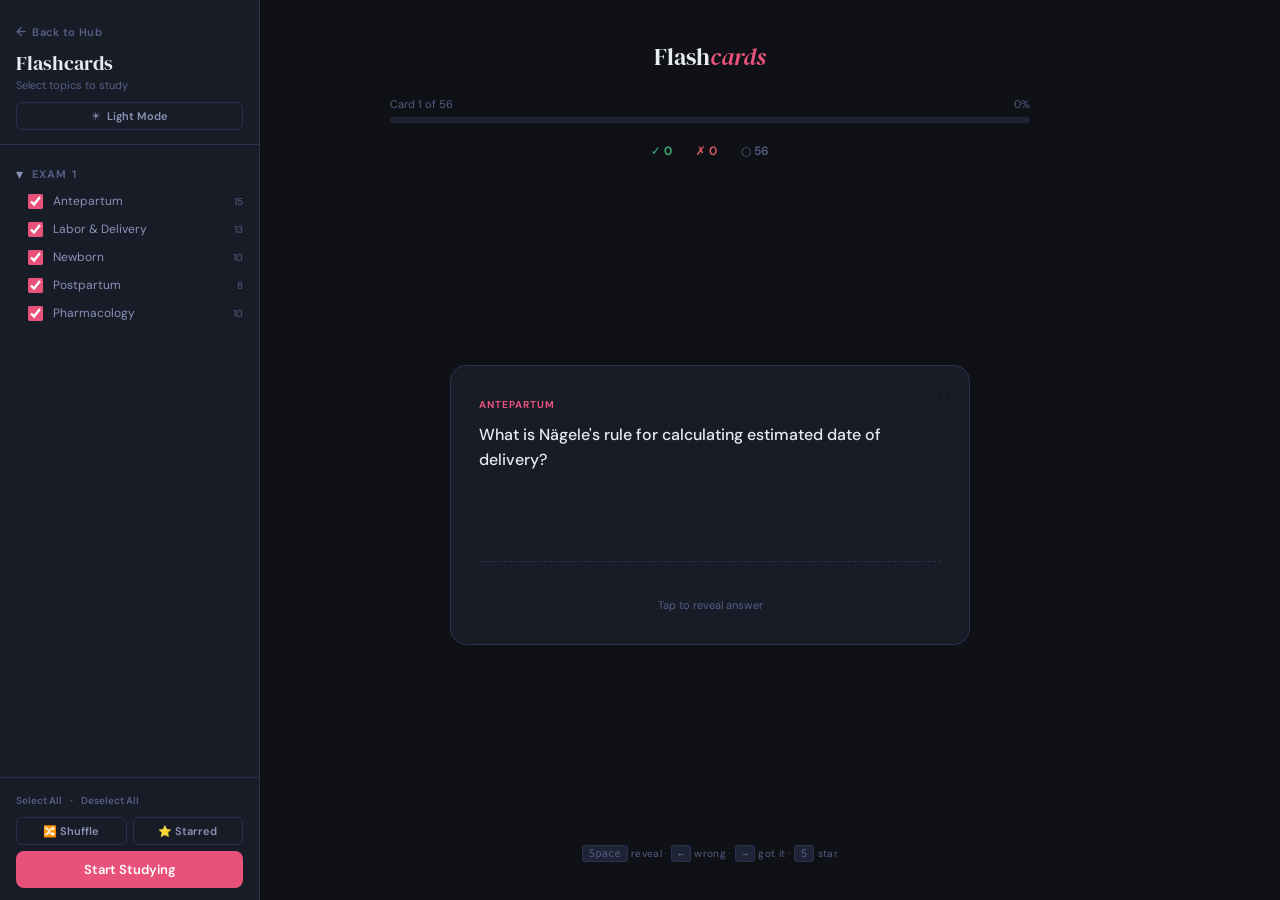
<file: NUR2460-flashcards.html>
<!DOCTYPE html>
<html lang="en">
<head>
<meta charset="UTF-8">
<meta name="viewport" content="width=device-width, initial-scale=1.0">
<title>NUR 2460 · Flashcards</title>
<link href="https://fonts.googleapis.com/css2?family=DM+Serif+Display:ital@0;1&family=DM+Sans:wght@300;400;500;600;700&display=swap" rel="stylesheet">
<style>
:root{--bg:#0f1117;--surface:#181c27;--surface2:#1e2336;--border:#2a3050;--accent:#e8527a;--accent2:#c97aac;--green:#3db87a;--red:#e05c6a;--amber:#e8a838;--text:#e8eaf2;--text2:#8b92b8;--text3:#555e85;--modal-bg:rgba(9,11,20,0.85)}
[data-theme="light"]{--bg:#faf7f2;--surface:#f4f0e8;--surface2:#ece6d8;--border:#d6ccb8;--accent:#b83060;--accent2:#8b3e6e;--green:#1a9157;--red:#c0384a;--amber:#b87418;--text:#1e1c18;--text2:#5a5448;--text3:#9e9080;--modal-bg:rgba(250,247,242,0.92)}
*{box-sizing:border-box;margin:0;padding:0}
html,body{background:var(--bg);color:var(--text);font-family:'DM Sans',system-ui,sans-serif;min-height:100vh;transition:background .2s,color .2s}

/* Layout */
.app{max-width:900px;margin-left:260px;padding:40px 20px 40px;min-height:100vh;display:flex;flex-direction:column;align-items:center}
.app>*{width:100%;max-width:640px}

/* Top bar */
.top-bar{display:flex;align-items:center;justify-content:space-between;margin-bottom:24px;flex-wrap:wrap;gap:10px}
.back-link{font-size:11px;font-weight:600;color:var(--text3);text-decoration:none;display:flex;align-items:center;gap:5px;transition:color .15s}
.back-link:hover{color:var(--accent)}
.back-link::before{content:'←';font-size:13px}
.top-title{font-family:'DM Serif Display',serif;font-size:24px}
.top-title em{color:var(--accent);font-style:italic}
.top-actions{display:flex;gap:8px;align-items:center}
.top-btn{background:0 0;border:1px solid var(--border);color:var(--text2);font-family:inherit;font-size:11px;font-weight:600;padding:6px 12px;border-radius:6px;cursor:pointer;transition:all .15s}
.top-btn:hover{border-color:var(--accent);color:var(--accent)}
.top-btn.active{background:var(--accent);border-color:var(--accent);color:#fff}

/* Sidebar */
.layout{display:flex;min-height:100vh}
.sidebar{width:260px;min-width:260px;background:var(--surface);border-right:1px solid var(--border);position:fixed;top:0;left:0;bottom:0;display:flex;flex-direction:column;z-index:10;overflow:hidden}
.sidebar-header{padding:18px 16px 14px;border-bottom:1px solid var(--border);flex-shrink:0}
.sb-back{display:inline-flex;align-items:center;gap:6px;font-size:11px;font-weight:600;color:var(--text3);text-decoration:none;padding:5px 0 12px;letter-spacing:.03em;transition:color .15s}
.sb-back:hover{color:var(--accent)}
.sb-back::before{content:'←';font-size:13px}
.sb-title{font-family:'DM Serif Display',serif;font-size:20px;font-weight:400;line-height:1.1;color:var(--text);margin-bottom:4px}
.sb-sub{font-size:11px;color:var(--text3);margin-bottom:10px}
.sb-theme{background:0 0;border:1px solid var(--border);color:var(--text2);padding:6px 10px;border-radius:6px;font-family:inherit;font-size:11px;font-weight:600;cursor:pointer;display:flex;align-items:center;gap:6px;width:100%;justify-content:center;transition:all .15s}
.sb-theme:hover{border-color:var(--accent);color:var(--text)}
.sidebar-body{flex:1;overflow-y:auto;padding:12px 0}
.sb-section{margin-bottom:4px}
.sb-section-label{font-size:11px;font-weight:700;letter-spacing:.1em;text-transform:uppercase;color:var(--text3);padding:8px 16px 4px;cursor:pointer;display:flex;align-items:center;gap:8px;user-select:none;transition:color .15s}
.sb-section-label:hover{color:var(--text2)}
.sb-section-label .caret{font-size:14px;color:var(--text2);transition:transform .2s;flex-shrink:0;order:-1}
.sb-section.collapsed .sb-topic{display:none}
.sb-section.collapsed .caret{transform:rotate(-90deg)}
.sb-topic{display:flex;align-items:center;gap:10px;padding:6px 16px 6px 28px;cursor:pointer;transition:background .1s;user-select:none}
.sb-topic:hover{background:var(--surface2)}
.sb-topic input[type=checkbox]{accent-color:var(--accent);width:15px;height:15px;cursor:pointer;flex-shrink:0}
.sb-topic label{font-size:12px;color:var(--text2);cursor:pointer;flex:1}
.sb-topic .count{font-size:10px;color:var(--text3);flex-shrink:0}
.sb-actions{padding:12px 16px;border-top:1px solid var(--border);display:flex;flex-direction:column;gap:6px}
.sb-start{background:var(--accent);border:none;color:#fff;font-family:inherit;font-size:13px;font-weight:600;padding:10px;border-radius:8px;cursor:pointer;transition:all .15s;width:100%}
.sb-start:hover{opacity:.9;transform:translateY(-1px)}
.sb-select-row{display:flex;gap:8px}
.sb-select-btn{background:0 0;border:none;color:var(--text3);font-family:inherit;font-size:10px;font-weight:600;cursor:pointer;padding:2px 0;transition:color .15s}
.sb-select-btn:hover{color:var(--accent)}

/* Overlay */
.sidebar-overlay{display:none;position:fixed;inset:0;background:rgba(0,0,0,.4);backdrop-filter:blur(4px);-webkit-backdrop-filter:blur(4px);z-index:9;transition:opacity .25s}
.sidebar-overlay.show{display:block}

/* Mobile sidebar */
.mob-back{display:none;position:fixed;top:14px;left:14px;z-index:51;font-size:11px;font-weight:600;color:var(--text2);text-decoration:none;letter-spacing:.03em;align-items:center;gap:5px;background:var(--surface);border:1px solid var(--border);padding:8px 14px;border-radius:8px;transition:color .15s,border-color .15s}
.mob-back:hover{color:var(--accent);border-color:var(--accent)}
.mob-back::before{content:'←';font-size:12px}
.mob-toggle{display:none;position:fixed;top:52px;left:14px;z-index:50;background:var(--surface);border:1px solid var(--border);color:var(--text);width:40px;height:40px;border-radius:8px;font-size:18px;cursor:pointer;align-items:center;justify-content:center}
@media(max-width:800px){.sidebar{transform:translateX(-100%);transition:transform .25s}.sidebar.open{transform:translateX(0)}.app{margin-left:0;padding:110px 20px 40px}.mob-back{display:flex}.mob-toggle{display:flex}.sidebar-header{padding-top:100px}.sidebar-header .sb-back{display:none}}

/* Progress */
.progress-bar{margin-bottom:20px}
.progress-info{display:flex;justify-content:space-between;font-size:11px;color:var(--text3);margin-bottom:6px}
.progress-track{height:6px;background:var(--surface2);border-radius:99px;overflow:hidden;display:flex}
.progress-right{background:var(--green);height:100%;transition:width .3s}
.progress-wrong{background:var(--red);height:100%;transition:width .3s}

/* Stats row */
.stats{display:flex;justify-content:center;gap:24px;margin-bottom:20px;font-size:12px;font-weight:600}
.stat-right{color:var(--green)}
.stat-wrong{color:var(--red)}
.stat-remain{color:var(--text3)}

/* Card container */
.card-area{flex:1;display:flex;align-items:center;justify-content:center;position:relative;min-height:320px;perspective:1000px}
.card-wrapper{width:100%;max-width:520px;position:relative}

/* Flashcard */
.flashcard{background:var(--surface);border:1px solid var(--border);border-radius:16px;padding:32px 28px;min-height:280px;cursor:pointer;transition:transform .5s,opacity .3s;position:relative;display:flex;flex-direction:column;user-select:none;-webkit-user-select:none}
.flashcard.swiping-right{transform:translateX(120%) rotate(12deg);opacity:0}
.flashcard.swiping-left{transform:translateX(-120%) rotate(-12deg);opacity:0}
.card-tag{font-size:10px;font-weight:700;letter-spacing:.1em;text-transform:uppercase;color:var(--accent);margin-bottom:12px}
.card-question{font-size:16px;font-weight:500;color:var(--text);line-height:1.55;flex:1}
.card-divider{border:none;border-top:1px dashed var(--border);margin:20px 0}
.card-answer{font-size:14px;color:var(--text2);line-height:1.6;display:none}
.card-answer.visible{display:block}
.card-answer strong{color:var(--text);font-weight:600}
.card-answer ul{margin:6px 0 0 16px;list-style:disc}
.card-answer li{margin:3px 0;font-size:13px}
.tap-hint{text-align:center;font-size:11px;color:var(--text3);margin-top:16px}
.tap-hint.hidden{display:none}

/* Star button */
.star-btn{position:absolute;top:16px;right:16px;background:0 0;border:none;font-size:20px;cursor:pointer;opacity:.3;transition:opacity .15s}
.star-btn:hover,.star-btn.starred{opacity:1}

/* Action buttons */
.card-actions{display:flex;gap:12px;justify-content:center;margin-top:20px;display:none}
.card-actions.visible{display:flex}
.action-btn{font-family:inherit;font-size:13px;font-weight:700;padding:12px 32px;border-radius:10px;border:none;cursor:pointer;transition:all .15s;display:flex;align-items:center;gap:6px}
.action-btn:hover{transform:translateY(-2px)}
.btn-wrong{background:rgba(224,92,106,.15);color:var(--red);border:1px solid var(--red)}
.btn-wrong:hover{background:rgba(224,92,106,.25)}
.btn-right{background:rgba(61,184,122,.15);color:var(--green);border:1px solid var(--green)}
.btn-right:hover{background:rgba(61,184,122,.25)}

/* End screen */
.end-screen{text-align:center;padding:40px 20px}
.end-title{font-family:'DM Serif Display',serif;font-size:28px;margin-bottom:8px}
.end-sub{font-size:14px;color:var(--text2);margin-bottom:24px}
.end-stats{display:flex;justify-content:center;gap:32px;margin-bottom:28px}
.end-stat{text-align:center}
.end-stat-num{font-size:32px;font-weight:700}
.end-stat-label{font-size:11px;color:var(--text3);margin-top:2px}
.end-btn{font-family:inherit;font-size:13px;font-weight:600;padding:10px 24px;border-radius:8px;border:1px solid var(--border);background:var(--surface);color:var(--text);cursor:pointer;margin:0 6px;transition:all .15s}
.end-btn:hover{border-color:var(--accent);color:var(--accent)}
.end-btn.primary{background:var(--accent);border-color:var(--accent);color:#fff}
.end-btn.primary:hover{opacity:.9;transform:translateY(-1px)}

/* Keyboard hints */
.kbd-hints{text-align:center;margin-top:16px;font-size:10px;color:var(--text3);letter-spacing:.03em}
.kbd{background:var(--surface2);border:1px solid var(--border);padding:2px 6px;border-radius:3px;font-family:monospace;font-size:10px}

@media(max-width:500px){.flashcard{padding:24px 20px;min-height:240px}.card-question{font-size:15px}.top-title{font-size:20px}.action-btn{padding:10px 24px;font-size:12px}}
</style>
</head>
<body>
<button class="mob-toggle" onclick="openSidebar()">☰</button>
<a class="mob-back" href="NUR2460-hub.html">Back to Hub</a>

<div class="sidebar-overlay" id="sidebarOverlay" onclick="closeSidebar()"></div>
<aside class="sidebar" id="sidebar">
  <div class="sidebar-header">
    <a class="sb-back" href="NUR2460-hub.html">Back to Hub</a>
    <div class="sb-title">Flashcards</div>
    <div class="sb-sub">Select topics to study</div>
    <button class="sb-theme" onclick="toggleTheme()"><span id="themeIcon">☀️</span> <span id="themeLabel">Light Mode</span></button>
  </div>
  <div class="sidebar-body" id="sidebarBody"></div>
  <div class="sb-actions">
    <div class="sb-select-row">
      <button class="sb-select-btn" onclick="selectAll()">Select All</button>
      <span style="color:var(--text3)">·</span>
      <button class="sb-select-btn" onclick="deselectAll()">Deselect All</button>
    </div>
    <div style="display:flex;gap:6px">
      <button class="top-btn" id="shuffleBtn" onclick="toggleShuffle()" style="flex:1;text-align:center">🔀 Shuffle</button>
      <button class="top-btn" id="starFilter" onclick="toggleStarFilter()" style="flex:1;text-align:center">⭐ Starred</button>
    </div>
    <button class="sb-start" onclick="startRound()">Start Studying</button>
  </div>
</aside>

<div class="app">

<div class="top-bar">
  <div></div>
  <div class="top-title">Flash<em>cards</em></div>
  <div></div>
</div>

<div class="progress-bar">
  <div class="progress-info"><span id="cardPos">Card 1 of 0</span><span id="pctDone">0%</span></div>
  <div class="progress-track"><div class="progress-right" id="progRight" style="width:0"></div><div class="progress-wrong" id="progWrong" style="width:0"></div></div>
</div>

<div class="stats">
  <span class="stat-right">✓ <span id="rightCount">0</span></span>
  <span class="stat-wrong">✗ <span id="wrongCount">0</span></span>
  <span class="stat-remain">○ <span id="remainCount">0</span></span>
</div>

<div class="card-area">
  <div class="card-wrapper" id="cardWrapper">
    <div class="flashcard" id="flashcard" onclick="revealAnswer()">
      <button class="star-btn" id="starBtn" onclick="event.stopPropagation();toggleStar()">☆</button>
      <div class="card-tag" id="cardTag"></div>
      <div class="card-question" id="cardQ"></div>
      <hr class="card-divider">
      <div class="card-answer" id="cardA"></div>
      <div class="tap-hint" id="tapHint">Tap to reveal answer</div>
    </div>
    <div class="card-actions" id="cardActions">
      <button class="action-btn btn-wrong" onclick="answer(false)">✗ Wrong</button>
      <button class="action-btn btn-right" onclick="answer(true)">✓ Got It</button>
    </div>
  </div>
  <div class="end-screen" id="endScreen" style="display:none">
    <div class="end-title">Round Complete!</div>
    <div class="end-sub" id="endSub"></div>
    <div class="end-stats">
      <div class="end-stat"><div class="end-stat-num stat-right" id="endRight">0</div><div class="end-stat-label">Correct</div></div>
      <div class="end-stat"><div class="end-stat-num stat-wrong" id="endWrong">0</div><div class="end-stat-label">Wrong</div></div>
    </div>
    <button class="end-btn primary" onclick="restartAll()">Start Over</button>
    <button class="end-btn" onclick="reviewWrong()" id="reviewBtn">Review Wrong</button>
  </div>
</div>

<div class="kbd-hints">
  <kbd class="kbd">Space</kbd> reveal · <kbd class="kbd">←</kbd> wrong · <kbd class="kbd">→</kbd> got it · <kbd class="kbd">S</kbd> star
</div>

</div>

<script>
function toggleTheme(){
  const isLight=document.documentElement.getAttribute('data-theme')==='light';
  if(isLight){document.documentElement.removeAttribute('data-theme');document.getElementById('themeIcon').textContent='☀️';try{document.getElementById('themeLabel').textContent='Light Mode'}catch(e){};localStorage.setItem('studyTheme','dark')}
  else{document.documentElement.setAttribute('data-theme','light');document.getElementById('themeIcon').textContent='🌙';try{document.getElementById('themeLabel').textContent='Dark Mode'}catch(e){};localStorage.setItem('studyTheme','light')}
}
(function(){const t=localStorage.getItem('studyTheme');if(t==='light'){document.documentElement.dataset.theme='light';document.getElementById('themeIcon').textContent='🌙';try{document.getElementById('themeLabel').textContent='Dark Mode'}catch(e){}}})();

// ═══ CARD DATA ═══
const CARDS=[
// ── PART 1: ANTEPARTUM ──
{q:"What is Nägele's rule for calculating estimated date of delivery?",a:"<strong>First day of LMP − 3 months + 7 days + 1 year.</strong> Example: LMP Jan 15 → EDD Oct 22.",t:"Antepartum",p:1},
{q:"What are the three presumptive signs of pregnancy?",a:"<ul><li>Amenorrhea</li><li>Nausea/vomiting (morning sickness)</li><li>Breast tenderness and changes</li></ul>Also: fatigue, urinary frequency, quickening (fetal movement felt by mother).",t:"Antepartum",p:1},
{q:"What is the probable sign of pregnancy that is confirmed by lab test?",a:"<strong>Positive hCG</strong> (human chorionic gonadotropin) in blood or urine. Doubles every 48-72 hr in early pregnancy. hCG is the basis for pregnancy tests.",t:"Antepartum",p:1},
{q:"What are the positive (diagnostic) signs of pregnancy?",a:"<ul><li>Fetal heartbeat detected by Doppler or ultrasound</li><li>Fetal movement felt by examiner</li><li>Visualization of fetus by ultrasound</li></ul>These <strong>cannot</strong> be attributed to any other condition.",t:"Antepartum",p:1},
{q:"What does GTPAL stand for?",a:"<strong>G</strong>=Gravida (total pregnancies), <strong>T</strong>=Term births (≥37 wk), <strong>P</strong>=Preterm births (20-36 wk), <strong>A</strong>=Abortions/miscarriages (<20 wk), <strong>L</strong>=Living children.",t:"Antepartum",p:1},
{q:"What is the recommended weight gain during pregnancy for a client with normal BMI?",a:"<strong>25-35 lb (11.3-15.9 kg).</strong> Underweight: 28-40 lb. Overweight: 15-25 lb. 1st trimester: 2-4 lb total. 2nd/3rd: ~1 lb/week.",t:"Antepartum",p:1},
{q:"How many additional calories per day are recommended in the 2nd and 3rd trimesters?",a:"<strong>2nd trimester: +340 kcal/day</strong><br><strong>3rd trimester: +452 kcal/day</strong><br>No additional calories needed in 1st trimester.",t:"Antepartum",p:1},
{q:"What is the recommended folic acid dose during pregnancy, and what does it prevent?",a:"<strong>600 mcg/day</strong> during pregnancy (400 mcg preconception). Prevents <strong>neural tube defects</strong> (spina bifida, anencephaly). Most effective when started before conception.",t:"Antepartum",p:1},
{q:"Iron supplements should be taken with what? And avoided with what?",a:"<strong>Take WITH:</strong> vitamin C (orange juice) to enhance absorption.<br><strong>AVOID WITH:</strong> milk, caffeine, calcium, and antacids — these all interfere with absorption.<br>AE: constipation, dark stools.",t:"Antepartum",p:1},
{q:"What is a reactive NST?",a:"FHR accelerates <strong>≥15/min above baseline for ≥15 seconds, occurring ≥2 times in 20 minutes.</strong><br>Before 32 weeks: ≥10/min for ≥10 seconds.<br>Reactive = reassuring = normal.",t:"Antepartum",p:1},
{q:"What are the 5 variables of a Biophysical Profile (BPP)?",a:"<ul><li>FHR (NST) — reactive or nonreactive</li><li>Fetal breathing movements (≥1 episode >30 sec)</li><li>Gross body movements (≥3 in 30 min)</li><li>Fetal tone (extension with return to flexion)</li><li>Amniotic fluid volume (≥1 pocket ≥2 cm)</li></ul>Each scored 0 or 2. <strong>8-10 normal, 4-6 suspect, <4 abnormal.</strong>",t:"Antepartum",p:1},
{q:"What is the significance of a positive CST?",a:"Persistent <strong>late decelerations with ≥50% of contractions</strong> = positive (abnormal). Suggests <strong>uteroplacental insufficiency.</strong> Provider may determine to induce labor or perform cesarean.",t:"Antepartum",p:1},
{q:"What is supine hypotensive syndrome and how is it prevented?",a:"Compression of the <strong>inferior vena cava</strong> by the gravid uterus when supine, reducing venous return and cardiac output. Causes hypotension, dizziness, pallor.<br><strong>Prevention:</strong> left lateral position or wedge under right hip.",t:"Antepartum",p:1},
{q:"Nitrazine paper turns deep blue when testing for what? What pH range?",a:"<strong>Amniotic fluid</strong> (alkaline, pH 6.5-7.5). Deep blue = positive for ROM.<br>Urine is slightly acidic — nitrazine paper remains yellow.",t:"Antepartum",p:1},
{q:"What does elevated AFP in maternal serum or amniotic fluid suggest?",a:"<strong>High AFP:</strong> neural tube defects (spina bifida, anencephaly, omphalocele) or normal multifetal pregnancy.<br><strong>Low AFP:</strong> chromosomal disorders (Down syndrome) or hydatidiform mole.",t:"Antepartum",p:1},

// ── PART 2: LABOR & DELIVERY ──
{q:"What are the key differences between true and false labor contractions?",a:"<strong>True:</strong> regular, increase in frequency/duration/intensity, felt in lower back radiating to abdomen, increase with walking, progressive cervical change.<br><strong>False:</strong> irregular, decrease with walking/rest/hydration, felt above umbilicus, no cervical change.",t:"Labor & Delivery",p:2},
{q:"What are the Five Ps of labor?",a:"<ul><li><strong>Passenger</strong> — fetus and placenta</li><li><strong>Passageway</strong> — birth canal</li><li><strong>Powers</strong> — contractions</li><li><strong>Position</strong> — maternal position</li><li><strong>Psychological response</strong> — stress/anxiety can impair progress</li></ul>",t:"Labor & Delivery",p:2},
{q:"What are the 7 cardinal movements of labor (mechanism of labor)?",a:"<ol><li>Engagement</li><li>Descent</li><li>Flexion</li><li>Internal rotation</li><li>Extension</li><li>External rotation (restitution)</li><li>Expulsion</li></ol>",t:"Labor & Delivery",p:2},
{q:"What are the contraction characteristics during transition phase?",a:"<strong>Transition (8-10 cm):</strong> contractions every 2-3 min, duration 45-90 sec, strong to very strong intensity.<br>Client is tired, restless, irritable, states 'cannot continue,' may have N/V, increased rectal pressure, urge to push. <strong>Most difficult part of labor.</strong>",t:"Labor & Delivery",p:2},
{q:"What does FHR variability tell you? What is the normal range?",a:"Variability reflects intact fetal CNS and adequate oxygenation.<br><strong>Absent:</strong> undetectable (nonreassuring)<br><strong>Minimal:</strong> ≤5/min<br><strong>Moderate:</strong> 6-25/min (<strong>normal/reassuring</strong>)<br><strong>Marked:</strong> >25/min",t:"Labor & Delivery",p:2},
{q:"What causes early decelerations? Are they reassuring?",a:"Caused by <strong>fetal head compression</strong> during contractions. They mirror contractions (onset to onset, nadir at peak). Uniform shape.<br><strong>Benign — no intervention required.</strong>",t:"Labor & Delivery",p:2},
{q:"What causes late decelerations? What do they indicate?",a:"Caused by <strong>uteroplacental insufficiency.</strong> Onset AFTER contraction begins, nadir AFTER peak, recovery AFTER contraction ends.<br><strong>Nonreassuring — requires immediate intervention:</strong> stop oxytocin, left lateral, O2 10L NRB, IV fluids, notify provider.",t:"Labor & Delivery",p:2},
{q:"What causes variable decelerations?",a:"Caused by <strong>umbilical cord compression.</strong> Abrupt onset, variable shape and timing relative to contractions. Can look like a V, W, or U shape.<br><strong>Nonreassuring if recurrent or severe.</strong> Reposition client, amnioinfusion may be needed.",t:"Labor & Delivery",p:2},
{q:"What is Category III fetal heart rate tracing?",a:"<strong>Abnormal — requires immediate intervention.</strong><br>Either: <strong>sinusoidal pattern</strong> OR absent baseline variability with any of: recurrent late decels, recurrent variable decels, or bradycardia.",t:"Labor & Delivery",p:2},
{q:"What are the four Leopold maneuvers and what does each assess?",a:"<ul><li><strong>1st:</strong> palpate fundus — identify head vs breech (lie, presenting part)</li><li><strong>2nd:</strong> palpate sides — locate fetal back vs small parts</li><li><strong>3rd:</strong> grasp lower segment — identify presenting part over inlet and descent</li><li><strong>4th:</strong> facing feet, palpate cephalic prominence — determine attitude (flexion vs extension)</li></ul>",t:"Labor & Delivery",p:2},
{q:"When can an epidural be administered during labor?",a:"When client is in <strong>active labor, dilated to at least 4 cm.</strong><br>Give <strong>IV fluid bolus</strong> before placement. Position sitting or side-lying with curved back. Left-lateral after insertion to prevent supine hypotension.",t:"Labor & Delivery",p:2},
{q:"What are the degrees of perineal laceration?",a:"<ul><li><strong>1st:</strong> skin only, no muscle</li><li><strong>2nd:</strong> skin + muscles, NOT anal sphincter</li><li><strong>3rd:</strong> skin + muscles + external anal sphincter</li><li><strong>4th:</strong> skin + muscles + anal sphincter + anterior rectal wall</li></ul>",t:"Labor & Delivery",p:2},
{q:"What is the FIRST action after rupture of membranes?",a:"<strong>Check FHR</strong> for decelerations to rule out umbilical cord prolapse.<br>Then: assess color, clarity, odor, and amount of amniotic fluid. Green/meconium = fetal distress. Foul odor = infection. Temp q2hr after ROM.",t:"Labor & Delivery",p:2},

// ── PART 3: NEWBORN ──
{q:"What is the Apgar scoring system?",a:"Assessed at <strong>1 and 5 minutes.</strong> Five components (0-2 each):<br><strong>H</strong>eart rate, <strong>R</strong>espiratory effort, <strong>M</strong>uscle tone, <strong>R</strong>eflex irritability, <strong>C</strong>olor.<br>7-10: normal. 4-6: moderate difficulty. 0-3: severe distress.",t:"Newborn",p:3},
{q:"What is the normal newborn heart rate and how is it assessed?",a:"<strong>110-160/min.</strong> Assess <strong>apical pulse for 1 full minute</strong> with pediatric stethoscope at 4th-5th intercostal space, left midclavicular line. Preferably when sleeping. Report murmurs.",t:"Newborn",p:3},
{q:"In what order should newborn vital signs be assessed?",a:"<strong>Respirations FIRST</strong> (before newborn becomes agitated), then heart rate, blood pressure, then temperature.<br>Resp: 30-60/min. HR: 110-160. BP: 60-80/40-50. Temp: 36.5-37.5°C.",t:"Newborn",p:3},
{q:"What is the difference between caput succedaneum and cephalohematoma?",a:"<strong>Caput:</strong> soft tissue swelling, <strong>CROSSES suture lines,</strong> resolves 3-4 days, no treatment.<br><strong>Cephalohematoma:</strong> blood between periosteum and skull, <strong>does NOT cross suture lines,</strong> appears day 1-2, resolves 2-8 weeks.",t:"Newborn",p:3},
{q:"What are the four mechanisms of heat loss in the newborn?",a:"<ul><li><strong>Conduction:</strong> direct contact with cool surface</li><li><strong>Convection:</strong> heat loss to cool air currents</li><li><strong>Evaporation:</strong> wet skin converts liquid to vapor</li><li><strong>Radiation:</strong> heat loss to nearby cool surface (not touching)</li></ul>Best prevention: <strong>skin-to-skin contact</strong> and dry immediately.",t:"Newborn",p:3},
{q:"When suctioning a newborn, what comes first — mouth or nose?",a:"<strong>Mouth FIRST, then nose.</strong> Suctioning the nose first can stimulate a gasp that aspirates secretions from the mouth into the lungs.",t:"Newborn",p:3},
{q:"What are the three mandatory prophylactic medications given to newborns?",a:"<ul><li><strong>Erythromycin eye ointment 0.5%</strong> — prevents ophthalmia neonatorum</li><li><strong>Vitamin K (phytonadione) 0.5-1 mg IM</strong> — prevents hemorrhagic disease</li><li><strong>Hepatitis B vaccine</strong> — first dose at birth</li></ul><strong>Do NOT give Vit K and Hep B in the same thigh.</strong>",t:"Newborn",p:3},
{q:"Why is vitamin K given to newborns?",a:"Newborn gut is <strong>sterile</strong> — vitamin K is not produced until bacteria colonize the intestines (~day 7) after feeding begins. Without it, newborn is at risk for <strong>hemorrhagic disease</strong> (vitamin K deficiency bleeding).",t:"Newborn",p:3},
{q:"What are normal newborn elimination expectations?",a:"<strong>Urine:</strong> within 24 hr of birth; 6-8 wet diapers/day after day 4. Uric acid crystals (rust color) normal for first days.<br><strong>Meconium:</strong> within 24-48 hr. Then 3-4 stools/day. Breastfed: yellow, seedy. Formula-fed: darker, firmer.",t:"Newborn",p:3},
{q:"What does the Moro reflex look like, and when does it disappear?",a:"Let head/trunk fall backward 30°. Newborn symmetrically extends and abducts arms, fingers form a <strong>'C'</strong>.<br>Complete response until <strong>8 weeks,</strong> body jerk until 8-18 weeks, absent by <strong>6 months.</strong> Asymmetric response suggests birth injury.",t:"Newborn",p:3},

// ── PART 4: POSTPARTUM ──
{q:"What is BUBBLE-E assessment?",a:"<strong>B</strong>=Breasts, <strong>U</strong>=Uterus (fundal height, placement, consistency), <strong>B</strong>=Bowel, <strong>B</strong>=Bladder, <strong>L</strong>=Lochia (COCA: Color, Odor, Consistency, Amount), <strong>E</strong>=Episiotomy (edema, ecchymosis, approximation). Plus VS and pain.",t:"Postpartum",p:4},
{q:"Describe the uterine involution timeline.",a:"<strong>End of 3rd stage:</strong> 2 cm below umbilicus.<br><strong>1 hr postpartum:</strong> rises to umbilicus.<br><strong>Every 24 hr:</strong> descends ~1 cm (1 fingerbreadth/day).<br><strong>Day 6:</strong> halfway between symphysis and umbilicus.<br><strong>2 weeks:</strong> within true pelvis, not palpable.",t:"Postpartum",p:4},
{q:"What are the three stages of lochia and their timing?",a:"<ul><li><strong>Rubra:</strong> dark red, days 1-3</li><li><strong>Serosa:</strong> pinkish brown, days 4-10</li><li><strong>Alba:</strong> yellowish white, day 10 to 8 weeks</li></ul>Foul odor = infection. Return to red after serosa = retained fragments. Pad saturated in 15 min = excessive.",t:"Postpartum",p:4},
{q:"What does a boggy uterus indicate and what should the nurse do?",a:"Indicates <strong>uterine atony</strong> — the most common cause of postpartum hemorrhage.<br><strong>Actions:</strong> massage fundus in circular motion → if does not firm, continue massage + notify provider → administer oxytocin → methergine (if not hypertensive) → carboprost → misoprostol.",t:"Postpartum",p:4},
{q:"What causes lateral displacement of the fundus?",a:"A <strong>full bladder.</strong> The distended bladder pushes the uterus to one side, which can prevent it from contracting properly and lead to atony/hemorrhage.<br><strong>Intervention:</strong> encourage voiding or catheterize.",t:"Postpartum",p:4},
{q:"What are Rubin's phases of maternal role attainment?",a:"<ul><li><strong>Taking-in</strong> (first 24-48 hr): focus on self, dependent, talkative, reviews birth</li><li><strong>Taking-hold</strong> (day 2-3, lasts weeks): focus on baby care, wants to learn, may have 'baby blues'</li><li><strong>Letting-go:</strong> focus on family unit, resumes other roles</li></ul>",t:"Postpartum",p:4},
{q:"Name 4 danger signs to report after discharge.",a:"<ul><li>Fever >38°C (100.4°F) after 24 hr</li><li>Increased/foul-smelling lochia or return to bright red</li><li>Calf pain, redness, warmth, swelling (thromboembolism)</li><li>Signs of depression: apathy, inability to care for self/infant, thoughts of harm</li></ul>Also: breast infection signs, wound/incision problems, urinary symptoms.",t:"Postpartum",p:4},
{q:"When should perineal ice packs be switched to heat therapy?",a:"<strong>Ice/cold packs for the first 24 hours</strong> (reduce edema, anesthetic effect).<br><strong>After 24 hours:</strong> switch to heat therapy — hot packs, moist heat, sitz baths (at least 20 min, twice daily) to increase circulation and promote healing.",t:"Postpartum",p:4},

// ── PHARMACOLOGY ──
{q:"What is the antidote for magnesium sulfate toxicity?",a:"<strong>Calcium gluconate</strong> (1 g = 10 mL of 10% solution). Administer IV push over 3-5 min.<br><strong>Must be at bedside at ALL times</strong> during MgSO4 infusion.",t:"Pharmacology",p:5},
{q:"What are the signs of magnesium sulfate toxicity?",a:"<ul><li>Respirations <strong><12/min</strong></li><li><strong>Absent DTRs</strong> (precedes respiratory depression)</li><li>Urine output <strong><25 mL/hr</strong></li><li>Mg level <strong>≥10 mEq/L</strong></li><li>Pulmonary edema, altered LOC, severe hypotension</li></ul><strong>STOP infusion immediately</strong> and give calcium gluconate.",t:"Pharmacology",p:5},
{q:"Why is methylergonovine (Methergine) contraindicated in hypertension?",a:"Methergine is an <strong>ergot alkaloid that causes vasoconstriction,</strong> which raises blood pressure. In hypertensive or preeclamptic clients, it can cause <strong>hypertensive crisis</strong> (severe headache, N/V, dangerously elevated BP, stroke).<br><strong>CHECK BP BEFORE EVERY DOSE.</strong>",t:"Pharmacology",p:5},
{q:"What is the PPH medication escalation protocol?",a:"<strong>1st:</strong> Oxytocin (Pitocin) + fundal massage<br><strong>2nd:</strong> Methylergonovine (Methergine) — NOT if hypertensive<br><strong>3rd:</strong> Carboprost (Hemabate) — NOT if asthma<br><strong>4th:</strong> Misoprostol (Cytotec)",t:"Pharmacology",p:5},
{q:"What must be given before epidural placement and why?",a:"<strong>IV fluid bolus (500-1000 mL)</strong> to prevent the most common complication: <strong>maternal hypotension</strong> from sympathetic blockade.<br>Also: client must be at least 4 cm dilated and in active labor.",t:"Pharmacology",p:5},
{q:"Carboprost (Hemabate) is contraindicated in what condition?",a:"<strong>Asthma.</strong> Carboprost is a prostaglandin that can cause severe <strong>bronchospasm.</strong> This is the most tested contraindication for carboprost.<br>Also contraindicated: active cardiac, pulmonary, renal, or hepatic disease.",t:"Pharmacology",p:5},
{q:"What is the most important nursing action before giving naloxone to a neonate?",a:"Ensure the respiratory depression is <strong>opioid-related</strong> (not from other causes). Naloxone only reverses opioid effects.<br>Also: monitor for <strong>re-narcotization</strong> — naloxone may wear off before the opioid (duration 30-90 min).",t:"Pharmacology",p:5},
{q:"Why should terbutaline be withheld if maternal HR >120?",a:"Terbutaline is a <strong>beta2 agonist</strong> that causes tachycardia as an adverse effect. HR >120, chest pain, or cardiac arrhythmias indicate intolerable effects.<br><strong>Withhold and contact provider immediately.</strong>",t:"Pharmacology",p:5},
{q:"When is betamethasone administered and what does it do?",a:"<strong>12 mg IM × 2 doses, 24 hr apart</strong> to clients at <strong>24-34 weeks gestation.</strong><br>Stimulates fetal lungs to produce <strong>surfactant,</strong> reducing risk of respiratory distress syndrome. Must be given at least 24 hr before delivery.",t:"Pharmacology",p:5},
{q:"Why can't vitamin K and hepatitis B vaccine be given in the same thigh?",a:"To <strong>allow accurate assessment of injection site reactions</strong> — if both are in the same thigh and a reaction occurs, you cannot determine which medication caused it. Use <strong>opposite vastus lateralis muscles.</strong>",t:"Pharmacology",p:5},
];

// ═══ ENGINE ═══
const PARTS={1:'Antepartum',2:'Labor & Delivery',3:'Newborn',4:'Postpartum',5:'Pharmacology'};
let deck=[],current=0,rightN=0,wrongN=0,wrongCards=[];
let shuffleOn=false,starFilterOn=false;
let starred=JSON.parse(localStorage.getItem('nur2460_fc_stars')||'{}');

const EXAMS={
  'Exam 1':{
    1:'Antepartum',
    2:'Labor & Delivery',
    3:'Newborn',
    4:'Postpartum',
    5:'Pharmacology'
  }
};
let selectedTopics=new Set(Object.keys(PARTS).map(Number));

function buildSidebar(){
  const sb=document.getElementById('sidebarBody');
  let h='';
  Object.keys(EXAMS).forEach(examName=>{
    const topics=EXAMS[examName];
    h+='<div class="sb-section"><div class="sb-section-label" onclick="toggleExamSection(this)"><span class="caret">▾</span>'+examName+'</div>';
    Object.keys(topics).forEach(p=>{
      const pNum=parseInt(p);
      const count=CARDS.filter(c=>c.p===pNum).length;
      const checked=selectedTopics.has(pNum)?'checked':'';
      h+='<div class="sb-topic"><input type="checkbox" id="tp'+pNum+'" '+checked+' onchange="toggleTopic('+pNum+',this.checked)"><label for="tp'+pNum+'">'+topics[p]+'</label><span class="count">'+count+'</span></div>';
    });
    h+='</div>';
  });
  sb.innerHTML=h;
}

function openSidebar(){
  document.querySelector('.sidebar').classList.add('open');
  document.getElementById('sidebarOverlay').classList.add('show');
}
function closeSidebar(){
  document.querySelector('.sidebar').classList.remove('open');
  document.getElementById('sidebarOverlay').classList.remove('show');
}

function toggleExamSection(el){el.parentElement.classList.toggle('collapsed')}

function toggleTopic(p,on){
  if(on)selectedTopics.add(p);else selectedTopics.delete(p);
}

function selectAll(){
  Object.keys(PARTS).forEach(p=>selectedTopics.add(parseInt(p)));
  document.querySelectorAll('.sb-topic input').forEach(cb=>cb.checked=true);
}

function deselectAll(){
  selectedTopics.clear();
  document.querySelectorAll('.sb-topic input').forEach(cb=>cb.checked=false);
}

function toggleShuffle(){shuffleOn=!shuffleOn;document.getElementById('shuffleBtn').classList.toggle('active',shuffleOn);startRound()}
function toggleStarFilter(){starFilterOn=!starFilterOn;document.getElementById('starFilter').classList.toggle('active',starFilterOn);startRound()}

function startRound(){
  let pool=CARDS.filter(c=>selectedTopics.has(c.p));
  if(starFilterOn)pool=pool.filter((_,i)=>starred[CARDS.indexOf(_)]);
  // Close mobile sidebar
  closeSidebar();
  if(shuffleOn)pool.sort(()=>Math.random()-.5);
  deck=pool;current=0;rightN=0;wrongN=0;wrongCards=[];
  document.getElementById('endScreen').style.display='none';
  document.getElementById('cardWrapper').style.display='';
  if(deck.length)showCard();
  else{document.getElementById('cardWrapper').style.display='none';document.getElementById('endScreen').style.display='';document.getElementById('endSub').textContent='No cards match your filters.';document.getElementById('reviewBtn').style.display='none'}
  updateUI();
}

function showCard(){
  const c=deck[current];
  const card=document.getElementById('flashcard');
  card.classList.remove('swiping-left','swiping-right');
  card.style.display='';
  document.getElementById('cardTag').textContent=c.t;
  document.getElementById('cardQ').innerHTML=c.q;
  document.getElementById('cardA').innerHTML=c.a;
  document.getElementById('cardA').classList.remove('visible');
  document.getElementById('tapHint').classList.remove('hidden');
  document.getElementById('cardActions').classList.remove('visible');
  const idx=CARDS.indexOf(c);
  document.getElementById('starBtn').textContent=starred[idx]?'★':'☆';
  document.getElementById('starBtn').classList.toggle('starred',!!starred[idx]);
  updateUI();
}

function revealAnswer(){
  document.getElementById('cardA').classList.add('visible');
  document.getElementById('tapHint').classList.add('hidden');
  document.getElementById('cardActions').classList.add('visible');
}

function answer(correct){
  if(correct)rightN++;
  else{wrongN++;wrongCards.push(deck[current])}
  const card=document.getElementById('flashcard');
  card.classList.add(correct?'swiping-right':'swiping-left');
  setTimeout(()=>{
    current++;
    if(current>=deck.length)showEnd();
    else showCard();
  },350);
  updateUI();
}

function toggleStar(){
  const idx=CARDS.indexOf(deck[current]);
  if(starred[idx])delete starred[idx];else starred[idx]=true;
  localStorage.setItem('nur2460_fc_stars',JSON.stringify(starred));
  document.getElementById('starBtn').textContent=starred[idx]?'★':'☆';
  document.getElementById('starBtn').classList.toggle('starred',!!starred[idx]);
}

function updateUI(){
  const total=deck.length;
  const done=rightN+wrongN;
  document.getElementById('cardPos').textContent='Card '+(Math.min(current+1,total))+' of '+total;
  document.getElementById('pctDone').textContent=total?Math.round(done/total*100)+'%':'0%';
  document.getElementById('rightCount').textContent=rightN;
  document.getElementById('wrongCount').textContent=wrongN;
  document.getElementById('remainCount').textContent=Math.max(total-done,0);
  const rPct=total?((rightN/total)*100)+'%':'0%';
  const wPct=total?((wrongN/total)*100)+'%':'0%';
  document.getElementById('progRight').style.width=rPct;
  document.getElementById('progWrong').style.width=wPct;
}

function showEnd(){
  document.getElementById('cardWrapper').style.display='none';
  document.getElementById('endScreen').style.display='';
  document.getElementById('endRight').textContent=rightN;
  document.getElementById('endWrong').textContent=wrongN;
  const pct=deck.length?Math.round(rightN/deck.length*100):0;
  document.getElementById('endSub').textContent=pct+'% correct — '+(pct>=80?'Great job!':pct>=60?'Getting there!':'Keep studying!');
  document.getElementById('reviewBtn').style.display=wrongCards.length?'':'none';
}

function restartAll(){startRound()}
function reviewWrong(){
  deck=wrongCards.slice();current=0;rightN=0;wrongN=0;wrongCards=[];
  document.getElementById('endScreen').style.display='none';
  document.getElementById('cardWrapper').style.display='';
  showCard();updateUI();
}

// Keyboard shortcuts
document.addEventListener('keydown',e=>{
  if(e.key===' '||e.key==='Enter'){e.preventDefault();if(!document.getElementById('cardA').classList.contains('visible'))revealAnswer()}
  else if(e.key==='ArrowRight'&&document.getElementById('cardA').classList.contains('visible'))answer(true);
  else if(e.key==='ArrowLeft'&&document.getElementById('cardA').classList.contains('visible'))answer(false);
  else if(e.key==='s'||e.key==='S')toggleStar();
});

// Touch swipe support
let touchStartX=0;
document.getElementById('flashcard').addEventListener('touchstart',e=>{touchStartX=e.touches[0].clientX},{passive:true});
document.getElementById('flashcard').addEventListener('touchend',e=>{
  if(!document.getElementById('cardA').classList.contains('visible'))return;
  const diff=e.changedTouches[0].clientX-touchStartX;
  if(Math.abs(diff)>60){answer(diff>0)}
},{passive:true});

buildSidebar();
startRound();
</script>
</body>
</html>
</file>
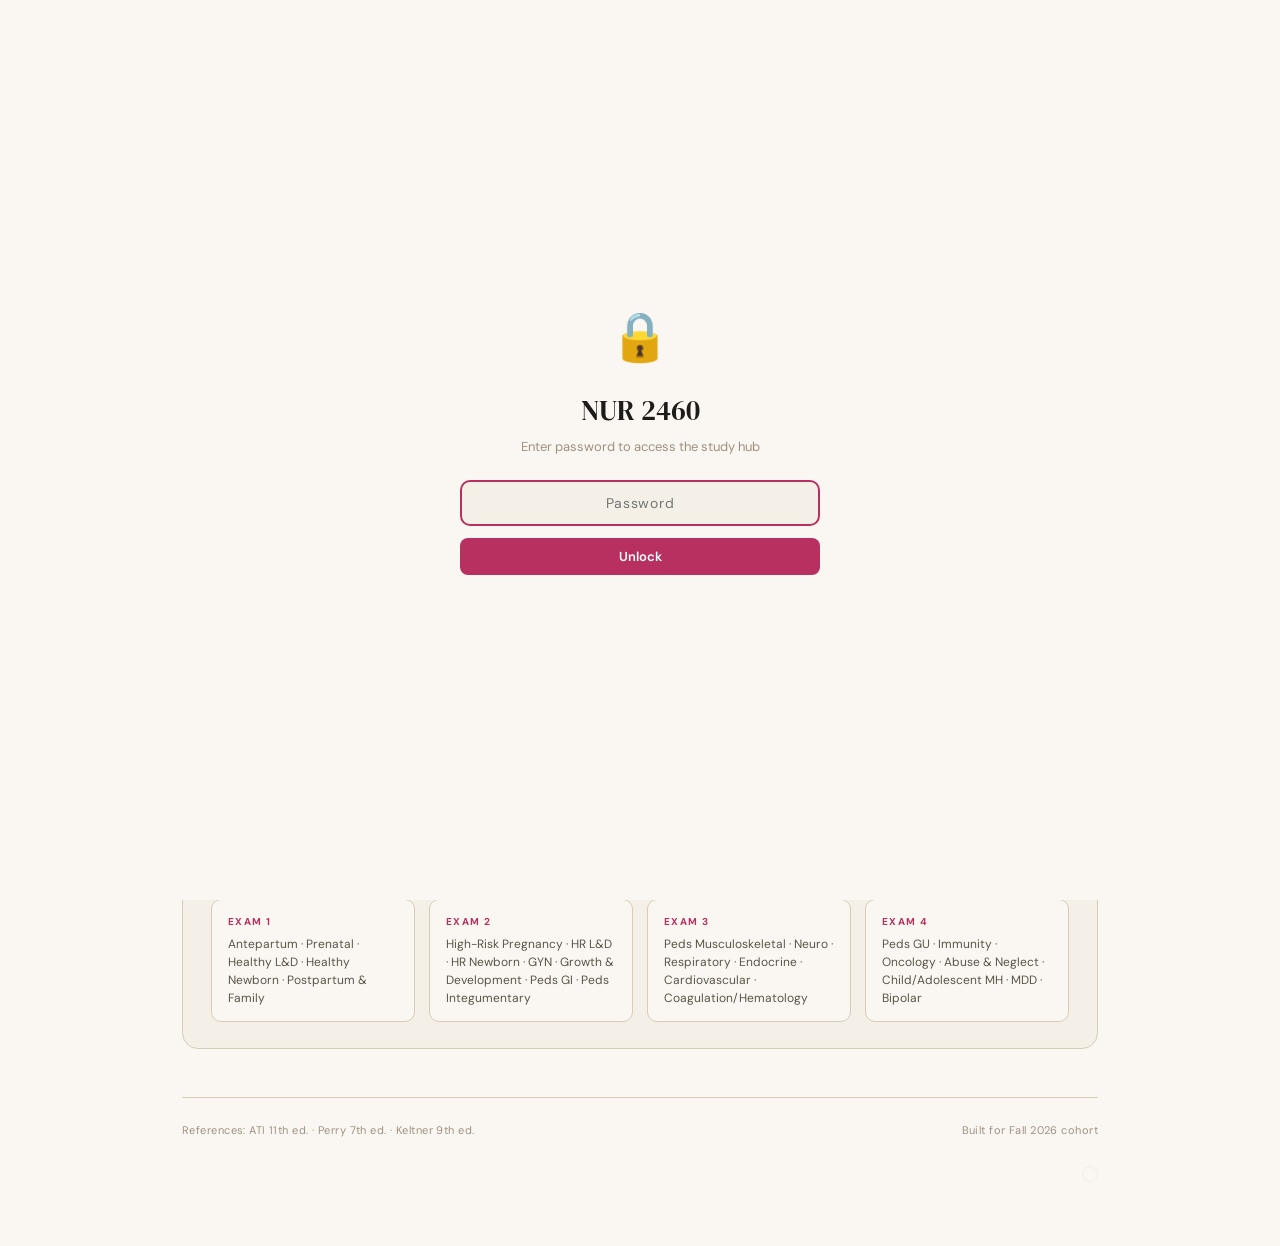
<file: NUR2460-hub.html>
<!DOCTYPE html>
<html lang="en">
<head>
<meta charset="UTF-8">
<meta name="viewport" content="width=device-width, initial-scale=1.0">
<title>NUR 2460 · Family Nursing Care</title>
<link href="https://fonts.googleapis.com/css2?family=DM+Serif+Display:ital,wght@0,400;1,400&family=DM+Sans:wght@300;400;500;600;700&display=swap" rel="stylesheet">
<style>
:root {
  --bg: #0f1117;
  --surface: #181c27;
  --surface2: #1e2336;
  --border: #2a3050;
  --text: #e8eaf2;
  --text2: #8b92b8;
  --text3: #555e85;
  --accent: #e8527a;
  --accent2: #c97aac;
  --green: #3db87a;
  --red: #e05c6a;
  --amber: #e8a838;
  --teal: #2fbfbf;
}

[data-theme="light"] {
  --bg: #faf7f2;
  --surface: #f4f0e8;
  --surface2: #ece6d8;
  --border: #d6ccb8;
  --text: #1e1c18;
  --text2: #5a5448;
  --text3: #9e9080;
  --accent: #b83060;
  --accent2: #8b3e6e;
  --green: #1a9157;
  --red: #c0384a;
  --amber: #b87418;
  --teal: #177f7f;
}

* { box-sizing: border-box; margin: 0; padding: 0; }

html, body {
  background: var(--bg);
  color: var(--text);
  font-family: 'DM Sans', system-ui, -apple-system, sans-serif;
  min-height: 100vh;
  font-weight: 400;
  line-height: 1.5;
  transition: background 0.2s, color 0.2s;
}

.bg-deco {
  position: fixed; inset: 0; z-index: 0;
  pointer-events: none; overflow: hidden;
}
.bg-deco::before, .bg-deco::after {
  content: ''; position: absolute;
  border-radius: 50%; filter: blur(120px);
  opacity: 0.18;
}
.bg-deco::before {
  top: -10%; right: -5%;
  width: 500px; height: 500px;
  background: var(--accent);
}
.bg-deco::after {
  bottom: -15%; left: -8%;
  width: 480px; height: 480px;
  background: var(--accent2);
}
[data-theme="light"] .bg-deco::before,
[data-theme="light"] .bg-deco::after { opacity: 0.12; }

.wrap {
  position: relative; z-index: 1;
  max-width: 980px;
  margin: 0 auto;
  padding: 48px 32px 64px;
}

.topbar {
  display: flex;
  justify-content: space-between;
  align-items: center;
  margin-bottom: 60px;
}

.brand {
  display: flex;
  align-items: center;
  gap: 10px;
  font-size: 12px;
  font-weight: 600;
  letter-spacing: 0.12em;
  text-transform: uppercase;
  color: var(--text3);
}
.brand-dot {
  width: 8px; height: 8px;
  border-radius: 50%;
  background: var(--accent);
  box-shadow: 0 0 12px var(--accent);
}

.theme-toggle {
  background: var(--surface);
  border: 1px solid var(--border);
  color: var(--text2);
  padding: 8px 14px;
  border-radius: 999px;
  font-family: inherit;
  font-size: 12px;
  font-weight: 600;
  cursor: pointer;
  display: flex;
  align-items: center;
  gap: 8px;
  letter-spacing: 0.04em;
  transition: all 0.15s;
}
.theme-toggle:hover {
  border-color: var(--accent);
  color: var(--text);
}
.toggle-icon { font-size: 13px; }

.hero {
  margin-bottom: 56px;
}
.course-code {
  font-size: 13px;
  font-weight: 600;
  color: var(--accent);
  letter-spacing: 0.18em;
  text-transform: uppercase;
  margin-bottom: 14px;
}
.hero h1 {
  font-family: 'DM Serif Display', serif;
  font-size: clamp(40px, 6vw, 64px);
  font-weight: 400;
  line-height: 1.05;
  letter-spacing: -0.02em;
  margin-bottom: 16px;
  color: var(--text);
}
.hero h1 em {
  font-style: italic;
  color: var(--accent);
}
.hero .desc {
  font-size: 16px;
  color: var(--text2);
  max-width: 640px;
  line-height: 1.65;
}

.section-label {
  font-size: 11px;
  font-weight: 600;
  letter-spacing: 0.14em;
  text-transform: uppercase;
  color: var(--text3);
  margin-bottom: 18px;
  padding-bottom: 12px;
  border-bottom: 1px solid var(--border);
}

.cards {
  display: grid;
  grid-template-columns: repeat(auto-fit, minmax(280px, 1fr));
  gap: 18px;
  margin-bottom: 48px;
}

.card {
  background: var(--surface);
  border: 1px solid var(--border);
  border-radius: 16px;
  padding: 28px 26px 26px;
  text-decoration: none;
  color: var(--text);
  display: flex;
  flex-direction: column;
  position: relative;
  overflow: hidden;
  transition: all 0.2s;
}
.card::after {
  content: '';
  position: absolute;
  inset: 0;
  border-radius: 16px;
  border: 1px solid transparent;
  pointer-events: none;
  transition: border-color 0.2s;
}
.card:hover {
  transform: translateY(-2px);
  background: var(--surface2);
}
.card:hover::after {
  border-color: var(--accent);
}

.card-icon {
  width: 42px; height: 42px;
  border-radius: 11px;
  display: flex;
  align-items: center;
  justify-content: center;
  font-size: 20px;
  margin-bottom: 18px;
  background: rgba(232, 82, 122, 0.12);
  color: var(--accent);
  border: 1px solid rgba(232, 82, 122, 0.22);
}
[data-theme="light"] .card-icon {
  background: rgba(184, 48, 96, 0.10);
  border-color: rgba(184, 48, 96, 0.22);
}

.card-title {
  font-size: 18px;
  font-weight: 600;
  margin-bottom: 8px;
  color: var(--text);
}
.card-desc {
  font-size: 13.5px;
  color: var(--text2);
  line-height: 1.55;
  margin-bottom: 22px;
  flex: 1;
}

.card-footer {
  display: flex;
  justify-content: space-between;
  align-items: center;
  padding-top: 16px;
  border-top: 1px solid var(--border);
}
.card-meta {
  font-size: 11px;
  font-weight: 600;
  color: var(--text3);
  letter-spacing: 0.08em;
  text-transform: uppercase;
}
.card-arrow {
  font-size: 18px;
  color: var(--text3);
  transition: all 0.2s;
}
.card:hover .card-arrow {
  color: var(--accent);
  transform: translateX(4px);
}

.card.coming-soon {
  opacity: 0.55;
  cursor: not-allowed;
  pointer-events: none;
}
.card.coming-soon .card-icon {
  background: var(--surface2);
  color: var(--text3);
  border-color: var(--border);
}
.coming-pill {
  display: inline-block;
  font-size: 9px;
  font-weight: 700;
  letter-spacing: 0.1em;
  padding: 3px 8px;
  border-radius: 4px;
  background: var(--surface2);
  color: var(--text3);
  border: 1px solid var(--border);
  margin-left: 8px;
  vertical-align: middle;
  text-transform: uppercase;
}

/* Discreet quiz hub link — sits at very bottom of page, only visible when scrolled to bottom */
.secret-circle {
  display: block;
  width: 16px;
  height: 16px;
  border-radius: 50%;
  background: transparent;
  border: 1px solid var(--text3);
  opacity: 0.1;
  text-decoration: none;
  margin: 28px 0 0 auto;
  mix-blend-mode: difference;
  transition: opacity 0.25s, transform 0.25s, border-color 0.25s;
}
.secret-circle:hover {
  opacity: 0.7;
  transform: scale(1.25);
  mix-blend-mode: normal;
  border-color: var(--accent);
}

.exams {
  background: var(--surface);
  border: 1px solid var(--border);
  border-radius: 16px;
  padding: 26px 28px;
  margin-bottom: 32px;
}
.exams-grid {
  display: grid;
  grid-template-columns: repeat(auto-fit, minmax(180px, 1fr));
  gap: 14px;
  margin-top: 16px;
}
.exam-item {
  padding: 14px 16px;
  background: var(--bg);
  border: 1px solid var(--border);
  border-radius: 10px;
}
.exam-num {
  font-size: 10px;
  font-weight: 700;
  letter-spacing: 0.14em;
  text-transform: uppercase;
  color: var(--accent);
  margin-bottom: 6px;
}
.exam-topics {
  font-size: 12px;
  color: var(--text2);
  line-height: 1.5;
}

footer {
  margin-top: 48px;
  padding-top: 24px;
  border-top: 1px solid var(--border);
  display: flex;
  justify-content: space-between;
  align-items: center;
  font-size: 11px;
  color: var(--text3);
  letter-spacing: 0.04em;
  flex-wrap: wrap;
  gap: 8px;
}
footer a {
  color: var(--text2);
  text-decoration: none;
  border-bottom: 1px dotted var(--text3);
}
footer a:hover { color: var(--accent); border-color: var(--accent); }

@media (max-width: 600px) {
  .wrap { padding: 32px 20px 48px; }
  .topbar { margin-bottom: 40px; }
  .hero { margin-bottom: 40px; }
  .exams { padding: 20px 22px; }
}

/* Password Gate */
.pw-gate{position:fixed;inset:0;background:var(--bg);z-index:9999;display:flex;align-items:center;justify-content:center;flex-direction:column;gap:20px;padding:20px}
.pw-gate.hidden{display:none}
.pw-box{text-align:center;max-width:360px;width:100%}
.pw-emoji{font-size:48px;margin-bottom:16px}
.pw-title{font-family:'DM Serif Display',serif;font-size:28px;color:var(--text);margin-bottom:6px}
.pw-sub{font-size:13px;color:var(--text3);margin-bottom:24px}
.pw-input{width:100%;background:var(--surface);border:2px solid var(--border);color:var(--text);padding:12px 16px;border-radius:10px;font-family:inherit;font-size:14px;outline:0;transition:border-color .2s;text-align:center;letter-spacing:.05em}
.pw-input:focus{border-color:var(--accent)}
.pw-input.wrong{border-color:var(--red);animation:shake .4s}
.pw-btn{margin-top:12px;background:var(--accent);border:none;color:#fff;font-family:inherit;font-size:13px;font-weight:600;padding:10px 32px;border-radius:8px;cursor:pointer;transition:all .15s;width:100%}
.pw-btn:hover{opacity:.9;transform:translateY(-1px)}
.pw-error{font-size:11px;color:var(--red);margin-top:8px;min-height:16px}
@keyframes shake{0%,100%{transform:translateX(0)}20%,60%{transform:translateX(-8px)}40%,80%{transform:translateX(8px)}}
</style>
</head>
<body>
<div class="pw-gate" id="pwGate">
  <div class="pw-box">
    <div class="pw-emoji">🔒</div>
    <div class="pw-title">NUR 2460</div>
    <div class="pw-sub">Enter password to access the study hub</div>
    <input type="password" class="pw-input" id="pwInput" placeholder="Password" onkeydown="if(event.key==='Enter')checkPw()">
    <button class="pw-btn" onclick="checkPw()">Unlock</button>
    <div class="pw-error" id="pwError"></div>
  </div>
</div>

<div class="bg-deco"></div>
<div class="wrap">

  <div class="topbar">
    <div class="brand">
      <span class="brand-dot"></span>
      <span>Study Hub</span>
    </div>
    <button class="theme-toggle" id="themeToggle" onclick="toggleTheme()">
      <span class="toggle-icon" id="themeIcon">☀️</span>
      <span id="themeLabel">Light</span>
    </button>
  </div>

  <div class="hero">
    <div class="course-code">NUR 2460 · Fall 2026</div>
    <h1>Family Nursing <em>Care</em></h1>
    <p class="desc">Obstetric, gynecologic, pediatric, and behavioral health content for the registered nurse providing family-centered care. ATI-aligned with Perry's Maternal Child Nursing Care 7th edition.</p>
    <p style="font-size:13px;color:var(--text3);margin-top:8px;font-style:italic">Lock in!😴 - Sleepy Ius</p>
  </div>

  <div class="section-label">Study Tools</div>
  <div class="cards">

    <a class="card" href="NUR2460-study-tool.html">
      <div class="card-icon">📚</div>
      <div class="card-title">Study Tool</div>
      <div class="card-desc">Topic reference organized by exam, with assessment, diagnostics, patient-centered care, medications, and complications for each condition.</div>
      <div class="card-footer">
        <span class="card-meta">Reference</span>
        <span class="card-arrow">→</span>
      </div>
    </a>

    <a class="card" href="NUR2460-flashcards.html">
      <div class="card-icon">🗃️</div>
      <div class="card-title">Flashcards</div>
      <div class="card-desc">High-yield Q&amp;A cards for spaced repetition. Filter by topic, mark for review, and export to Anki for offline study.</div>
      <div class="card-footer">
        <span class="card-meta">Practice</span>
        <span class="card-arrow">→</span>
      </div>
    </a>

    <a class="card" href="NUR2460-pharmacology.html">
      <div class="card-icon">💊</div>
      <div class="card-title">Pharmacology</div>
      <div class="card-desc">ATI-style medication cards with pharmacological action, administration, complications, contraindications, nursing interventions, and client education.</div>
      <div class="card-footer">
        <span class="card-meta">Drug Reference</span>
        <span class="card-arrow">→</span>
      </div>
    </a>

  </div>

  <div class="exams">
    <div class="section-label" style="border:none; padding:0; margin:0;">Exam Coverage</div>
    <div class="exams-grid">
      <div class="exam-item">
        <div class="exam-num">Exam 1</div>
        <div class="exam-topics">Antepartum · Prenatal · Healthy L&amp;D · Healthy Newborn · Postpartum &amp; Family</div>
      </div>
      <div class="exam-item">
        <div class="exam-num">Exam 2</div>
        <div class="exam-topics">High-Risk Pregnancy · HR L&amp;D · HR Newborn · GYN · Growth &amp; Development · Peds GI · Peds Integumentary</div>
      </div>
      <div class="exam-item">
        <div class="exam-num">Exam 3</div>
        <div class="exam-topics">Peds Musculoskeletal · Neuro · Respiratory · Endocrine · Cardiovascular · Coagulation/Hematology</div>
      </div>
      <div class="exam-item">
        <div class="exam-num">Exam 4</div>
        <div class="exam-topics">Peds GU · Immunity · Oncology · Abuse &amp; Neglect · Child/Adolescent MH · MDD · Bipolar</div>
      </div>
    </div>
  </div>

  <footer>
    <div>References: ATI 11th ed. · Perry 7th ed. · Keltner 9th ed.</div>
    <div>Built for Fall 2026 cohort</div>
  </footer>

  <a class="secret-circle" href="quiz-hub.html" aria-label="Quiz Hub"></a>

</div>

<script>
function toggleTheme() {
  const isLight = document.documentElement.getAttribute('data-theme') === 'light';
  if (isLight) {
    document.documentElement.removeAttribute('data-theme');
    document.getElementById('themeIcon').textContent = '☀️';
    document.getElementById('themeLabel').textContent = 'Light';
    localStorage.setItem('hubTheme', 'dark');
  } else {
    document.documentElement.setAttribute('data-theme', 'light');
    document.getElementById('themeIcon').textContent = '🌙';
    document.getElementById('themeLabel').textContent = 'Dark';
    localStorage.setItem('hubTheme', 'light');
  }
}
(function() {
  const saved = localStorage.getItem('hubTheme');
  const prefersLight = window.matchMedia('(prefers-color-scheme: light)').matches;
  if (saved === 'light' || (!saved && prefersLight)) {
    document.documentElement.setAttribute('data-theme', 'light');
    document.getElementById('themeIcon').textContent = '🌙';
    document.getElementById('themeLabel').textContent = 'Dark';
  }
})();

// Password gate
function checkPw(){
  const input=document.getElementById('pwInput');
  if(input.value==='WakeUpIus'){
    document.getElementById('pwGate').classList.add('hidden');
    sessionStorage.setItem('nur2460_auth','true');
  }else{
    input.classList.add('wrong');
    document.getElementById('pwError').textContent='Wrong password. Try again.';
    setTimeout(()=>input.classList.remove('wrong'),400);
    input.value='';
    input.focus();
  }
}
(function(){
  if(sessionStorage.getItem('nur2460_auth')==='true'){
    document.getElementById('pwGate').classList.add('hidden');
  }else{
    document.getElementById('pwInput').focus();
  }
})();
</script>
</body>
</html>
</file>
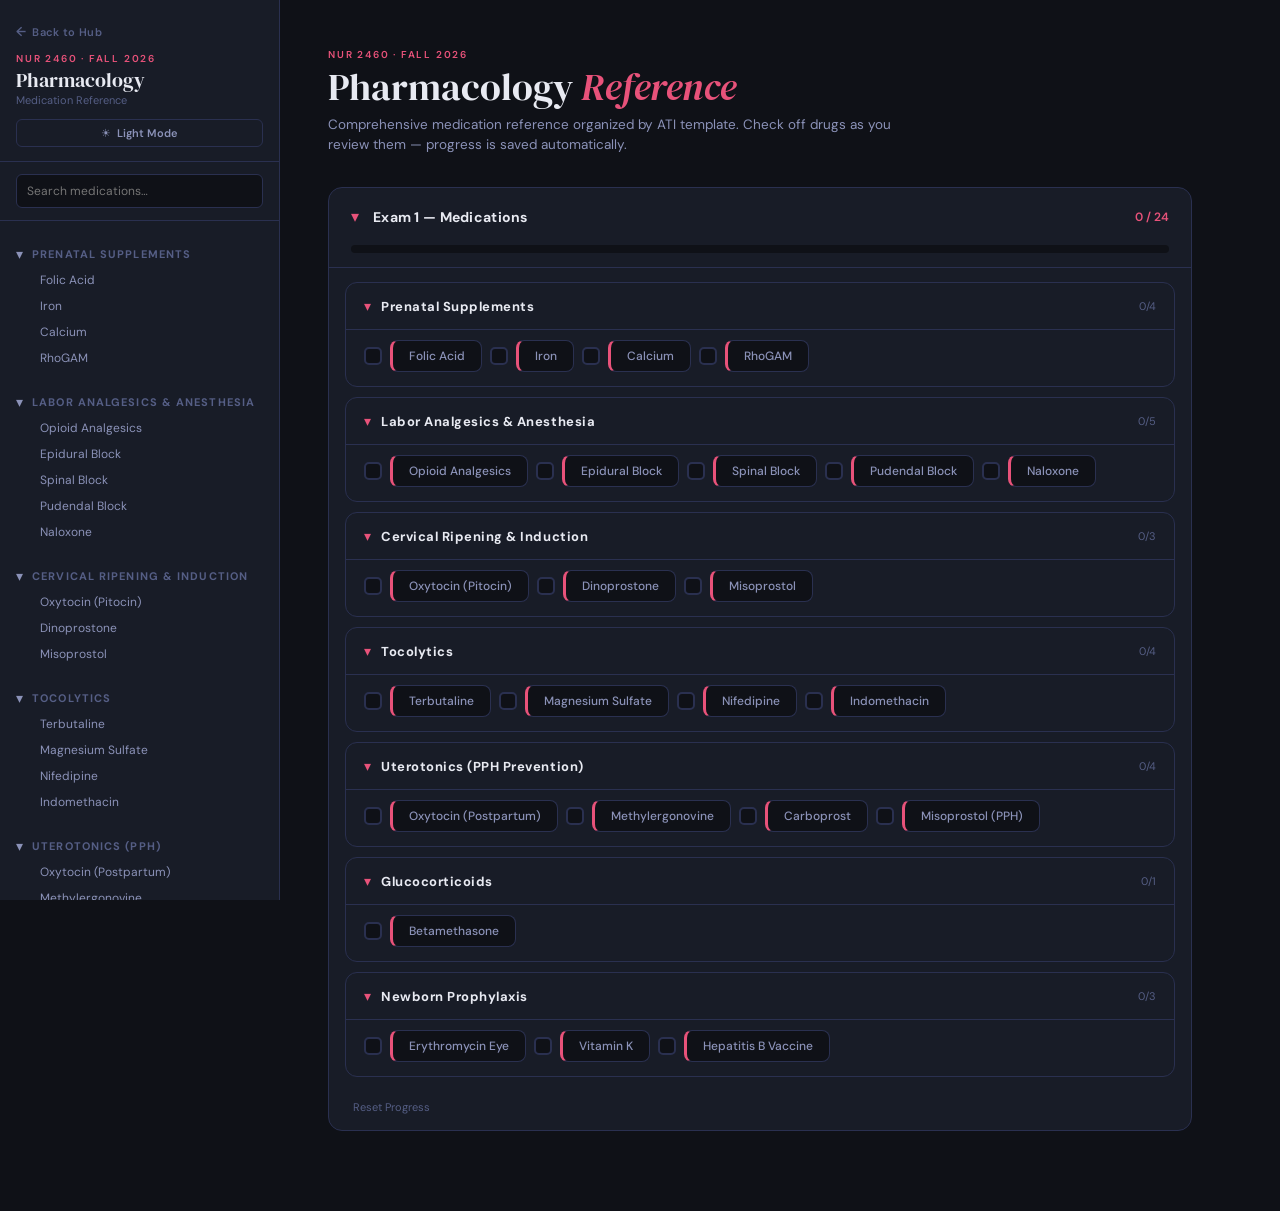
<file: NUR2460-pharmacology.html>
<!DOCTYPE html>
<html lang="en">
<head>
<meta charset="UTF-8">
<meta name="viewport" content="width=device-width, initial-scale=1.0">
<title>NUR 2460 · Pharmacology Reference</title>
<link href="https://fonts.googleapis.com/css2?family=DM+Serif+Display:ital@0;1&family=DM+Sans:wght@300;400;500;600;700&display=swap" rel="stylesheet">
<style>
:root{--bg:#0f1117;--surface:#181c27;--surface2:#1e2336;--border:#2a3050;--accent:#e8527a;--accent2:#c97aac;--green:#3db87a;--red:#e05c6a;--amber:#e8a838;--teal:#2fbfbf;--text:#e8eaf2;--text2:#8b92b8;--text3:#555e85;--modal-bg:rgba(9,11,20,0.85)}
[data-theme="light"]{--bg:#faf7f2;--surface:#f4f0e8;--surface2:#ece6d8;--border:#d6ccb8;--accent:#b83060;--accent2:#8b3e6e;--green:#1a9157;--red:#c0384a;--amber:#b87418;--teal:#177f7f;--text:#1e1c18;--text2:#5a5448;--text3:#9e9080;--modal-bg:rgba(250,247,242,0.92)}
*{box-sizing:border-box;margin:0;padding:0}
html,body{background:var(--bg);color:var(--text);font-family:'DM Sans',system-ui,sans-serif;min-height:100vh;transition:background .2s,color .2s}
.layout{display:flex;min-height:100vh}

/* Sidebar */
.sidebar{width:280px;min-width:280px;background:var(--surface);border-right:1px solid var(--border);display:flex;flex-direction:column;position:fixed;top:0;left:0;bottom:0;overflow:hidden;z-index:10}
.sidebar-header{padding:18px 16px 14px;border-bottom:1px solid var(--border);flex-shrink:0}
.back-home{display:inline-flex;align-items:center;gap:6px;font-size:11px;font-weight:600;color:var(--text3);text-decoration:none;padding:5px 0 12px;letter-spacing:.03em;transition:color .15s}
.back-home:hover{color:var(--accent)}
.back-home::before{content:'←';font-size:13px}
.sb-course{font-size:10px;font-weight:600;letter-spacing:.18em;text-transform:uppercase;color:var(--accent);margin-bottom:4px}
.sb-title{font-family:'DM Serif Display',serif;font-size:20px;font-weight:400;line-height:1.1;color:var(--text);margin-bottom:2px}
.sb-sub{font-size:11px;color:var(--text3)}
#themeToggle{margin-top:12px;background:0 0;border:1px solid var(--border);color:var(--text2);padding:6px 10px;border-radius:6px;font-family:inherit;font-size:11px;font-weight:600;cursor:pointer;display:flex;align-items:center;gap:6px;width:100%;justify-content:center;transition:all .15s}
#themeToggle:hover{border-color:var(--accent);color:var(--text)}

/* Sidebar nav */
.sidebar-nav{flex:1;overflow-y:auto;padding:10px 0}
.nav-cat{padding:6px 16px;margin-bottom:2px}
.nav-cat-label{font-size:11px;font-weight:700;letter-spacing:.1em;text-transform:uppercase;color:var(--text3);padding:8px 0 4px;cursor:pointer;display:flex;align-items:center;gap:8px;user-select:none;transition:color .15s}
.nav-cat-label:hover{color:var(--text2)}
.nav-cat-label .caret{font-size:14px;color:var(--text2);transition:transform .2s;flex-shrink:0;order:-1}
.nav-cat.collapsed .nav-cat-label .caret{transform:rotate(-90deg)}
.nav-cat.collapsed .nav-drug{display:none}
.nav-drug{font-size:12px;color:var(--text2);padding:5px 0 5px 22px;cursor:pointer;transition:color .15s;border-left:2px solid transparent}
.nav-drug:hover{color:var(--accent)}
.nav-drug.active{color:var(--accent);border-left-color:var(--accent);font-weight:600}

/* Search */
.search-wrap{padding:12px 16px;border-bottom:1px solid var(--border);flex-shrink:0}
#searchInput{width:100%;background:var(--bg);border:1px solid var(--border);color:var(--text);padding:8px 10px;border-radius:6px;font-family:inherit;font-size:12px;outline:0;transition:border-color .15s}
#searchInput:focus{border-color:var(--accent)}

/* Main content */
.main-content{margin-left:280px;padding:48px 48px 60px;flex:1;max-width:960px}
.main-course{font-size:10px;font-weight:600;letter-spacing:.18em;text-transform:uppercase;color:var(--accent);margin-bottom:6px}
.main-title{font-family:'DM Serif Display',serif;font-size:38px;font-weight:400;line-height:1.1;margin-bottom:6px}
.main-title em{font-style:italic;color:var(--accent)}
.main-desc{font-size:13.5px;color:var(--text2);margin-bottom:32px;line-height:1.5;max-width:600px}

/* Drug categories */
.section-divider{font-size:11px;font-weight:700;letter-spacing:.14em;text-transform:uppercase;color:var(--text3);padding-bottom:12px;border-bottom:1px solid var(--border);margin:36px 0 18px}
.pharm-cat{background:var(--surface);border:1px solid var(--border);border-radius:12px;margin-bottom:10px;overflow:hidden}
.pharm-cat-header{padding:14px 18px;display:flex;align-items:center;gap:10px;cursor:pointer;user-select:none;transition:background .15s}
.pharm-cat-header:hover{background:var(--surface2)}
.pharm-cat-caret{font-size:14px;color:var(--accent);transition:transform .2s;flex-shrink:0}
.pharm-cat.collapsed .pharm-cat-caret{transform:rotate(-90deg)}
.pharm-cat-title{font-size:13px;font-weight:700;letter-spacing:.04em;color:var(--text)}
.pharm-cat-count{font-size:11px;color:var(--text3);margin-left:auto}
.pharm-cat-body{padding:10px 18px 14px;border-top:1px solid var(--border);display:flex;flex-wrap:wrap;gap:8px}
.pharm-cat.collapsed .pharm-cat-body{display:none}
.pharm-pill{background:var(--bg);border:1px solid var(--border);color:var(--text2);font-family:inherit;font-size:12px;font-weight:500;padding:7px 16px;border-radius:8px;cursor:pointer;transition:all .15s}
.pharm-pill:hover{border-color:var(--accent);color:var(--accent);background:var(--surface2)}
.pharm-pill.populated{border-left:3px solid var(--accent)}
.pharm-pill.unpop{opacity:.45;cursor:not-allowed}

/* Modal */
.modal-overlay{position:fixed;inset:0;background:var(--modal-bg);z-index:100;display:flex;align-items:flex-start;justify-content:center;padding:40px 20px;overflow-y:auto;opacity:0;pointer-events:none;transition:opacity .2s}
.modal-overlay.show{opacity:1;pointer-events:auto}
.modal{background:var(--surface);border:1px solid var(--border);border-radius:16px;width:100%;max-width:820px;box-shadow:0 20px 60px rgba(0,0,0,.4);overflow:hidden}
.modal-header{padding:20px 24px 16px;border-bottom:1px solid var(--border);position:sticky;top:0;background:var(--surface);z-index:2}
.modal-title-row{display:flex;align-items:flex-start;justify-content:space-between;gap:12px}
.modal-title{font-family:'DM Serif Display',serif;font-size:22px;line-height:1.2}
.modal-sub{font-size:12px;color:var(--text3);margin-top:2px}
.modal-close{background:0 0;border:1px solid var(--border);color:var(--text3);width:32px;height:32px;border-radius:8px;font-size:18px;cursor:pointer;display:flex;align-items:center;justify-content:center;flex-shrink:0;transition:all .15s}
.modal-close:hover{border-color:var(--accent);color:var(--accent)}
.modal-refs{display:flex;flex-wrap:wrap;gap:8px;margin-top:10px}
.modal-ref{font-size:10px;color:var(--text3);background:var(--bg);padding:3px 8px;border-radius:4px;display:inline-flex;align-items:center;gap:4px}
#modalBody{padding:20px 24px 28px}


/* Exam accordion */
.exam-accordion{background:var(--surface);border:1px solid var(--border);border-radius:14px;margin-bottom:20px;overflow:hidden}
.exam-header{padding:18px 22px;display:flex;align-items:center;gap:14px;cursor:pointer;user-select:none;transition:background .15s;flex-wrap:wrap}
.exam-header:hover{background:var(--surface2)}
.exam-caret{font-size:16px;color:var(--accent);transition:transform .2s;flex-shrink:0}
.exam-accordion.collapsed .exam-caret{transform:rotate(-90deg)}
.exam-title{font-size:14px;font-weight:700;color:var(--text);letter-spacing:.02em}
.exam-count{font-size:12px;font-weight:600;color:var(--accent);margin-left:auto}
.exam-bar-wrap{width:100%;padding:0 22px 14px}
.exam-bar-outer{width:100%;height:8px;background:var(--bg);border-radius:99px;overflow:hidden}
.exam-bar-inner{height:100%;background:var(--accent);border-radius:99px;transition:width .4s ease}
.exam-body{border-top:1px solid var(--border);padding:14px 16px 8px}
.exam-accordion.collapsed .exam-body{display:none}
.exam-accordion.collapsed .exam-bar-wrap{display:none}
.exam-reset{display:inline-block;margin-top:8px;margin-bottom:4px}
.exam-reset button{background:0 0;border:none;color:var(--text3);font-family:inherit;font-size:11px;cursor:pointer;padding:4px 8px;border-radius:4px;transition:all .15s}
.exam-reset button:hover{color:var(--red);background:rgba(224,92,106,.1)}

/* Progress tracking */


/* Drug row with checkbox */
.pharm-drug-row{display:flex;align-items:center;gap:8px}
.pharm-check{width:18px;height:18px;border-radius:5px;border:2px solid var(--border);background:var(--bg);cursor:pointer;display:flex;align-items:center;justify-content:center;flex-shrink:0;transition:all .15s;font-size:11px;color:transparent}
.pharm-check.checked{background:var(--accent);border-color:var(--accent);color:#fff}
.pharm-check:hover{border-color:var(--accent)}
.pharm-pill.reviewed{opacity:.55;text-decoration:line-through;text-decoration-color:var(--text3)}

/* Pharm Card Grid */
.pharm-grid{display:grid;grid-template-columns:1fr 1fr;gap:10px;padding:4px 0}
@media(max-width:600px){.pharm-grid{grid-template-columns:1fr}}
.pharm-grid-cell{background:var(--bg);border:1px solid var(--border);border-radius:10px;overflow:hidden}
.pharm-grid-cell.full-width{grid-column:1/-1}
.pharm-grid-cell h4{font-size:12px;font-weight:700;color:var(--text);margin:0;padding:9px 14px;background:var(--surface2);border-bottom:1px solid var(--border);letter-spacing:.02em}
.pharm-grid-cell ul{list-style:none;padding:8px 14px 10px;margin:0}
.pharm-grid-cell ul li{padding:3px 0 3px 14px;position:relative;font-size:12.5px;color:var(--text2);line-height:1.5}
.pharm-grid-cell ul li::before{content:'•';position:absolute;left:0;color:var(--accent);font-weight:700}
.pharm-grid-cell ul li strong{color:var(--text);font-weight:600}

/* Source badges */
.bsrc{display:inline-block;font-size:9px;font-weight:700;letter-spacing:.06em;padding:1px 5px;border-radius:3px;margin-left:4px;vertical-align:middle}
.bsrc-ati{background:rgba(47,130,200,.15);color:#5ba0d8}
.bsrc-perry{background:rgba(60,180,100,.15);color:#3db87a}
.bsrc-both{background:rgba(160,100,200,.15);color:#b88cd8}

/* Mobile */
.sidebar-overlay{display:none;position:fixed;inset:0;background:rgba(0,0,0,.4);backdrop-filter:blur(4px);-webkit-backdrop-filter:blur(4px);z-index:9;transition:opacity .25s}
.sidebar-overlay.show{display:block}

.back-home-mobile{display:none;position:fixed;top:14px;left:14px;z-index:51;font-size:11px;font-weight:600;color:var(--text2);text-decoration:none;letter-spacing:.03em;align-items:center;gap:5px;background:var(--surface);border:1px solid var(--border);padding:8px 14px;border-radius:8px;transition:color .15s,border-color .15s}
.back-home-mobile:hover{color:var(--accent);border-color:var(--accent)}
.back-home-mobile::before{content:'←';font-size:12px}
.sidebar-toggle{display:none;position:fixed;top:52px;left:14px;z-index:50;background:var(--surface);border:1px solid var(--border);color:var(--text);width:40px;height:40px;border-radius:8px;font-size:18px;cursor:pointer;align-items:center;justify-content:center}
@media(max-width:900px){.sidebar{transform:translateX(-100%);transition:transform .25s}.sidebar.open{transform:translateX(0)}.sidebar-header{padding-top:100px}.sidebar-header .back-home{display:none}.main-content{margin-left:0;padding:110px 28px 48px}.sidebar-toggle{display:flex}.main-title{font-size:32px}.sidebar-overlay{display:none;position:fixed;inset:0;background:rgba(0,0,0,.4);backdrop-filter:blur(4px);-webkit-backdrop-filter:blur(4px);z-index:9;transition:opacity .25s}
.sidebar-overlay.show{display:block}

.back-home-mobile{display:flex}}
</style>
</head>
<body>
<button class="sidebar-toggle" onclick="toggleMobileSidebar()">☰</button>
<a class="back-home-mobile" href="NUR2460-hub.html">Back to Hub</a>
<div class="sidebar-overlay" id="sidebarOverlay" onclick="closeSidebar()"></div>
<div class="layout">

<aside class="sidebar">
  <div class="sidebar-header">
    <a class="back-home" href="NUR2460-hub.html">Back to Hub</a>
    <div class="sb-course">NUR 2460 · Fall 2026</div>
    <div class="sb-title">Pharmacology</div>
    <div class="sb-sub">Medication Reference</div>
    <button id="themeToggle" onclick="toggleTheme()"><span id="themeIcon">☀️</span> <span id="themeLabel">Light Mode</span></button>
  </div>
  <div class="search-wrap">
    <input type="text" id="searchInput" placeholder="Search medications…" oninput="filterDrugs(this.value)">
  </div>
  <nav class="sidebar-nav" id="sidebarNav">
    <div class="nav-cat" id="nc1"><div class="nav-cat-label" onclick="this.parentElement.classList.toggle('collapsed')"><span class="caret">▾</span>Prenatal Supplements</div>
      <div class="nav-drug" onclick="openDrug('folic_acid')">Folic Acid</div>
      <div class="nav-drug" onclick="openDrug('iron_supp')">Iron</div>
      <div class="nav-drug" onclick="openDrug('calcium_supp')">Calcium</div>
      <div class="nav-drug" onclick="openDrug('rhogam')">RhoGAM</div>
    </div>
    <div class="nav-cat" id="nc2"><div class="nav-cat-label" onclick="this.parentElement.classList.toggle('collapsed')"><span class="caret">▾</span>Labor Analgesics & Anesthesia</div>
      <div class="nav-drug" onclick="openDrug('opioid_analgesics')">Opioid Analgesics</div>
      <div class="nav-drug" onclick="openDrug('epidural')">Epidural Block</div>
      <div class="nav-drug" onclick="openDrug('spinal')">Spinal Block</div>
      <div class="nav-drug" onclick="openDrug('pudendal')">Pudendal Block</div>
      <div class="nav-drug" onclick="openDrug('naloxone')">Naloxone</div>
    </div>
    <div class="nav-cat" id="nc3"><div class="nav-cat-label" onclick="this.parentElement.classList.toggle('collapsed')"><span class="caret">▾</span>Cervical Ripening & Induction</div>
      <div class="nav-drug" onclick="openDrug('oxytocin_ind')">Oxytocin (Pitocin)</div>
      <div class="nav-drug" onclick="openDrug('dinoprostone')">Dinoprostone</div>
      <div class="nav-drug" onclick="openDrug('misoprostol_rip')">Misoprostol</div>
    </div>
    <div class="nav-cat" id="nc4"><div class="nav-cat-label" onclick="this.parentElement.classList.toggle('collapsed')"><span class="caret">▾</span>Tocolytics</div>
      <div class="nav-drug" onclick="openDrug('terbutaline')">Terbutaline</div>
      <div class="nav-drug" onclick="openDrug('mag_sulfate')">Magnesium Sulfate</div>
      <div class="nav-drug" onclick="openDrug('nifedipine')">Nifedipine</div>
      <div class="nav-drug" onclick="openDrug('indomethacin')">Indomethacin</div>
    </div>
    <div class="nav-cat" id="nc5"><div class="nav-cat-label" onclick="this.parentElement.classList.toggle('collapsed')"><span class="caret">▾</span>Uterotonics (PPH)</div>
      <div class="nav-drug" onclick="openDrug('oxytocin_pp')">Oxytocin (Postpartum)</div>
      <div class="nav-drug" onclick="openDrug('methergine')">Methylergonovine</div>
      <div class="nav-drug" onclick="openDrug('carboprost')">Carboprost</div>
      <div class="nav-drug" onclick="openDrug('misoprostol_pp')">Misoprostol (PPH)</div>
    </div>
    <div class="nav-cat" id="nc6"><div class="nav-cat-label" onclick="this.parentElement.classList.toggle('collapsed')"><span class="caret">▾</span>Glucocorticoids</div>
      <div class="nav-drug" onclick="openDrug('betamethasone')">Betamethasone</div>
    </div>
    <div class="nav-cat" id="nc7"><div class="nav-cat-label" onclick="this.parentElement.classList.toggle('collapsed')"><span class="caret">▾</span>Newborn Prophylaxis</div>
      <div class="nav-drug" onclick="openDrug('erythromycin_eye')">Erythromycin Eye</div>
      <div class="nav-drug" onclick="openDrug('vitamin_k')">Vitamin K</div>
      <div class="nav-drug" onclick="openDrug('hep_b_vax')">Hepatitis B Vaccine</div>
    </div>
  </nav>
</aside>

<main class="main-content">
  <div class="main-course">NUR 2460 · Fall 2026</div>
  <h1 class="main-title">Pharmacology <em>Reference</em></h1>
  <p class="main-desc">Comprehensive medication reference organized by ATI template. Check off drugs as you review them — progress is saved automatically.</p>

  <div class="exam-accordion" id="exam1pharm">
    <div class="exam-header" onclick="this.parentElement.classList.toggle('collapsed')">
      <span class="exam-caret">▾</span>
      <span class="exam-title">Exam 1 — Medications</span>
      <span class="exam-count" id="pharmCount">0 / 24</span>
    </div>
    <div class="exam-bar-wrap">
      <div class="exam-bar-outer"><div class="exam-bar-inner" id="pharmBar" style="width:0%"></div></div>
    </div>
    <div class="exam-body">

  <div class="pharm-cat" id="pc1">
    <div class="pharm-cat-header" onclick="this.parentElement.classList.toggle('collapsed')"><span class="pharm-cat-caret">▾</span><span class="pharm-cat-title">Prenatal Supplements</span><span class="pharm-cat-count" id="pc1count">0/4</span></div>
    <div class="pharm-cat-body">
      <div class="pharm-drug-row"><div class="pharm-check" data-drug="folic_acid" onclick="togglePharmCheck(this)">✓</div><button class="pharm-pill populated" data-drug="folic_acid" onclick="openDrug('folic_acid')">Folic Acid</button></div>
      <div class="pharm-drug-row"><div class="pharm-check" data-drug="iron_supp" onclick="togglePharmCheck(this)">✓</div><button class="pharm-pill populated" data-drug="iron_supp" onclick="openDrug('iron_supp')">Iron</button></div>
      <div class="pharm-drug-row"><div class="pharm-check" data-drug="calcium_supp" onclick="togglePharmCheck(this)">✓</div><button class="pharm-pill populated" data-drug="calcium_supp" onclick="openDrug('calcium_supp')">Calcium</button></div>
      <div class="pharm-drug-row"><div class="pharm-check" data-drug="rhogam" onclick="togglePharmCheck(this)">✓</div><button class="pharm-pill populated" data-drug="rhogam" onclick="openDrug('rhogam')">RhoGAM</button></div>
    </div>
  </div>

  <div class="pharm-cat" id="pc2">
    <div class="pharm-cat-header" onclick="this.parentElement.classList.toggle('collapsed')"><span class="pharm-cat-caret">▾</span><span class="pharm-cat-title">Labor Analgesics & Anesthesia</span><span class="pharm-cat-count" id="pc2count">0/5</span></div>
    <div class="pharm-cat-body">
      <div class="pharm-drug-row"><div class="pharm-check" data-drug="opioid_analgesics" onclick="togglePharmCheck(this)">✓</div><button class="pharm-pill populated" data-drug="opioid_analgesics" onclick="openDrug('opioid_analgesics')">Opioid Analgesics</button></div>
      <div class="pharm-drug-row"><div class="pharm-check" data-drug="epidural" onclick="togglePharmCheck(this)">✓</div><button class="pharm-pill populated" data-drug="epidural" onclick="openDrug('epidural')">Epidural Block</button></div>
      <div class="pharm-drug-row"><div class="pharm-check" data-drug="spinal" onclick="togglePharmCheck(this)">✓</div><button class="pharm-pill populated" data-drug="spinal" onclick="openDrug('spinal')">Spinal Block</button></div>
      <div class="pharm-drug-row"><div class="pharm-check" data-drug="pudendal" onclick="togglePharmCheck(this)">✓</div><button class="pharm-pill populated" data-drug="pudendal" onclick="openDrug('pudendal')">Pudendal Block</button></div>
      <div class="pharm-drug-row"><div class="pharm-check" data-drug="naloxone" onclick="togglePharmCheck(this)">✓</div><button class="pharm-pill populated" data-drug="naloxone" onclick="openDrug('naloxone')">Naloxone</button></div>
    </div>
  </div>

  <div class="pharm-cat" id="pc3">
    <div class="pharm-cat-header" onclick="this.parentElement.classList.toggle('collapsed')"><span class="pharm-cat-caret">▾</span><span class="pharm-cat-title">Cervical Ripening & Induction</span><span class="pharm-cat-count" id="pc3count">0/3</span></div>
    <div class="pharm-cat-body">
      <div class="pharm-drug-row"><div class="pharm-check" data-drug="oxytocin_ind" onclick="togglePharmCheck(this)">✓</div><button class="pharm-pill populated" data-drug="oxytocin_ind" onclick="openDrug('oxytocin_ind')">Oxytocin (Pitocin)</button></div>
      <div class="pharm-drug-row"><div class="pharm-check" data-drug="dinoprostone" onclick="togglePharmCheck(this)">✓</div><button class="pharm-pill populated" data-drug="dinoprostone" onclick="openDrug('dinoprostone')">Dinoprostone</button></div>
      <div class="pharm-drug-row"><div class="pharm-check" data-drug="misoprostol_rip" onclick="togglePharmCheck(this)">✓</div><button class="pharm-pill populated" data-drug="misoprostol_rip" onclick="openDrug('misoprostol_rip')">Misoprostol</button></div>
    </div>
  </div>

  <div class="pharm-cat" id="pc4">
    <div class="pharm-cat-header" onclick="this.parentElement.classList.toggle('collapsed')"><span class="pharm-cat-caret">▾</span><span class="pharm-cat-title">Tocolytics</span><span class="pharm-cat-count" id="pc4count">0/4</span></div>
    <div class="pharm-cat-body">
      <div class="pharm-drug-row"><div class="pharm-check" data-drug="terbutaline" onclick="togglePharmCheck(this)">✓</div><button class="pharm-pill populated" data-drug="terbutaline" onclick="openDrug('terbutaline')">Terbutaline</button></div>
      <div class="pharm-drug-row"><div class="pharm-check" data-drug="mag_sulfate" onclick="togglePharmCheck(this)">✓</div><button class="pharm-pill populated" data-drug="mag_sulfate" onclick="openDrug('mag_sulfate')">Magnesium Sulfate</button></div>
      <div class="pharm-drug-row"><div class="pharm-check" data-drug="nifedipine" onclick="togglePharmCheck(this)">✓</div><button class="pharm-pill populated" data-drug="nifedipine" onclick="openDrug('nifedipine')">Nifedipine</button></div>
      <div class="pharm-drug-row"><div class="pharm-check" data-drug="indomethacin" onclick="togglePharmCheck(this)">✓</div><button class="pharm-pill populated" data-drug="indomethacin" onclick="openDrug('indomethacin')">Indomethacin</button></div>
    </div>
  </div>

  <div class="pharm-cat" id="pc5">
    <div class="pharm-cat-header" onclick="this.parentElement.classList.toggle('collapsed')"><span class="pharm-cat-caret">▾</span><span class="pharm-cat-title">Uterotonics (PPH Prevention)</span><span class="pharm-cat-count" id="pc5count">0/4</span></div>
    <div class="pharm-cat-body">
      <div class="pharm-drug-row"><div class="pharm-check" data-drug="oxytocin_pp" onclick="togglePharmCheck(this)">✓</div><button class="pharm-pill populated" data-drug="oxytocin_pp" onclick="openDrug('oxytocin_pp')">Oxytocin (Postpartum)</button></div>
      <div class="pharm-drug-row"><div class="pharm-check" data-drug="methergine" onclick="togglePharmCheck(this)">✓</div><button class="pharm-pill populated" data-drug="methergine" onclick="openDrug('methergine')">Methylergonovine</button></div>
      <div class="pharm-drug-row"><div class="pharm-check" data-drug="carboprost" onclick="togglePharmCheck(this)">✓</div><button class="pharm-pill populated" data-drug="carboprost" onclick="openDrug('carboprost')">Carboprost</button></div>
      <div class="pharm-drug-row"><div class="pharm-check" data-drug="misoprostol_pp" onclick="togglePharmCheck(this)">✓</div><button class="pharm-pill populated" data-drug="misoprostol_pp" onclick="openDrug('misoprostol_pp')">Misoprostol (PPH)</button></div>
    </div>
  </div>

  <div class="pharm-cat" id="pc6">
    <div class="pharm-cat-header" onclick="this.parentElement.classList.toggle('collapsed')"><span class="pharm-cat-caret">▾</span><span class="pharm-cat-title">Glucocorticoids</span><span class="pharm-cat-count" id="pc6count">0/1</span></div>
    <div class="pharm-cat-body">
      <div class="pharm-drug-row"><div class="pharm-check" data-drug="betamethasone" onclick="togglePharmCheck(this)">✓</div><button class="pharm-pill populated" data-drug="betamethasone" onclick="openDrug('betamethasone')">Betamethasone</button></div>
    </div>
  </div>

  <div class="pharm-cat" id="pc7">
    <div class="pharm-cat-header" onclick="this.parentElement.classList.toggle('collapsed')"><span class="pharm-cat-caret">▾</span><span class="pharm-cat-title">Newborn Prophylaxis</span><span class="pharm-cat-count" id="pc7count">0/3</span></div>
    <div class="pharm-cat-body">
      <div class="pharm-drug-row"><div class="pharm-check" data-drug="erythromycin_eye" onclick="togglePharmCheck(this)">✓</div><button class="pharm-pill populated" data-drug="erythromycin_eye" onclick="openDrug('erythromycin_eye')">Erythromycin Eye</button></div>
      <div class="pharm-drug-row"><div class="pharm-check" data-drug="vitamin_k" onclick="togglePharmCheck(this)">✓</div><button class="pharm-pill populated" data-drug="vitamin_k" onclick="openDrug('vitamin_k')">Vitamin K</button></div>
      <div class="pharm-drug-row"><div class="pharm-check" data-drug="hep_b_vax" onclick="togglePharmCheck(this)">✓</div><button class="pharm-pill populated" data-drug="hep_b_vax" onclick="openDrug('hep_b_vax')">Hepatitis B Vaccine</button></div>
    </div>
  </div>

    <div class="exam-reset"><button onclick="resetPharmProgress()">Reset Progress</button></div>

    </div>
  </div>

</main>
</div>

<!-- Modal -->
<div class="modal-overlay" id="modalOverlay" onclick="if(event.target===this)closeDrug()">
<div class="modal" id="modal">
  <div class="modal-header">
    <div class="modal-title-row">
      <div><div class="modal-title" id="modalTitle"></div><div class="modal-sub" id="modalSub"></div></div>
      <button class="modal-close" onclick="closeDrug()">×</button>
    </div>
    <div class="modal-refs" id="modalRefs"></div>
  </div>
  <div id="modalBody"></div>
</div>
</div>

<script>
function toggleMobileSidebar(){
  var sb=document.querySelector('.sidebar');
  var ov=document.getElementById('sidebarOverlay');
  var open=sb.classList.toggle('open');
  if(ov)ov.classList.toggle('show',open);
}
function closeSidebar(){
  document.querySelector('.sidebar').classList.remove('open');
  var ov=document.getElementById('sidebarOverlay');
  if(ov)ov.classList.remove('show');
}

function toggleTheme(){
  const isLight=document.documentElement.getAttribute('data-theme')==='light';
  if(isLight){document.documentElement.removeAttribute('data-theme');document.getElementById('themeIcon').textContent='☀️';document.getElementById('themeLabel').textContent='Light Mode';localStorage.setItem('studyTheme','dark')}
  else{document.documentElement.setAttribute('data-theme','light');document.getElementById('themeIcon').textContent='🌙';document.getElementById('themeLabel').textContent='Dark Mode';localStorage.setItem('studyTheme','light')}
}
(function(){const t=localStorage.getItem('studyTheme');if(t==='light'){document.documentElement.dataset.theme='light';document.getElementById('themeIcon').textContent='🌙';document.getElementById('themeLabel').textContent='Dark Mode'}})();

function filterDrugs(q){
  q=q.toLowerCase().trim();
  document.querySelectorAll('.nav-drug').forEach(d=>{
    d.style.display=(!q||d.textContent.toLowerCase().includes(q))?'':'none';
  });
  document.querySelectorAll('.pharm-pill').forEach(p=>{
    p.style.display=(!q||p.textContent.toLowerCase().includes(q))?'':'none';
  });
}


// ── Pharmacology Progress with localStorage ──
const PHARM_KEY='nur2460_pharm_progress';
const PHARM_CATS={
  pc1:['folic_acid','iron_supp','calcium_supp','rhogam'],
  pc2:['opioid_analgesics','epidural','spinal','pudendal','naloxone'],
  pc3:['oxytocin_ind','dinoprostone','misoprostol_rip'],
  pc4:['terbutaline','mag_sulfate','nifedipine','indomethacin'],
  pc5:['oxytocin_pp','methergine','carboprost','misoprostol_pp'],
  pc6:['betamethasone'],
  pc7:['erythromycin_eye','vitamin_k','hep_b_vax']
};

function getPharmProgress(){try{return JSON.parse(localStorage.getItem(PHARM_KEY))||{}}catch(e){return{}}}
function savePharmProgress(p){localStorage.setItem(PHARM_KEY,JSON.stringify(p))}

function togglePharmCheck(el){
  const id=el.dataset.drug;
  const p=getPharmProgress();
  if(p[id]){delete p[id];el.classList.remove('checked')}
  else{p[id]=true;el.classList.add('checked')}
  // Update pill styling
  const pill=el.parentElement.querySelector('.pharm-pill');
  if(pill)pill.classList.toggle('reviewed',!!p[id]);
  savePharmProgress(p);
  updatePharmBars();
}

function updatePharmBars(){
  const p=getPharmProgress();
  let total=0,done=0;
  Object.keys(PHARM_CATS).forEach(catId=>{
    const ids=PHARM_CATS[catId];
    const catDone=ids.filter(id=>p[id]).length;
    total+=ids.length;done+=catDone;
    const el=document.getElementById(catId+'count');
    if(el)el.textContent=catDone+'/'+ids.length;
  });
  const pct=total?Math.round((done/total)*100):0;
  document.getElementById('pharmCount').textContent=done+' / '+total;
  document.getElementById('pharmBar').style.width=pct+'%';
}

function resetPharmProgress(){
  if(!confirm('Reset all pharmacology progress? This cannot be undone.'))return;
  localStorage.removeItem(PHARM_KEY);
  document.querySelectorAll('.pharm-check').forEach(c=>c.classList.remove('checked'));
  document.querySelectorAll('.pharm-pill').forEach(p=>p.classList.remove('reviewed'));
  updatePharmBars();
}

function loadPharmProgress(){
  const p=getPharmProgress();
  document.querySelectorAll('.pharm-check').forEach(el=>{
    if(p[el.dataset.drug]){
      el.classList.add('checked');
      const pill=el.parentElement.querySelector('.pharm-pill');
      if(pill)pill.classList.add('reviewed');
    }
  });
  updatePharmBars();
}

const DRUGS={};

// ═══ OXYTOCIN (INDUCTION) ═══
DRUGS['oxytocin_ind']={
title:'Oxytocin (Pitocin)',
subtitle:'Uterine Stimulant · ATI Pharm Ch.32',
refs:[{icon:'💊',short:'ATI Pharmacology Ed.8 — Ch.32'},{icon:'📘',short:'ATI Maternal Newborn Ed.11'}],
action:'<ul><li>Synthetic form of the naturally occurring posterior pituitary hormone</li><li>Increases the strength, frequency, and length of uterine contractions by stimulating the smooth muscle of the uterus</li><li>Stimulates milk ejection (letdown) reflex during breastfeeding</li><li>At low doses, produces rhythmic uterine contractions that mimic spontaneous labor</li><li>At higher doses, can produce sustained tetanic contraction</li></ul>',
use:'<ul><li><strong>Induction of labor:</strong> postterm pregnancy, premature rupture of membranes, preeclampsia, maternal medical conditions (diabetes, kidney disease), fetal demise</li><li><strong>Augmentation:</strong> enhancement of dysfunctional labor when contractions are inadequate for progress</li><li><strong>Third stage:</strong> delivery of placenta after birth, management of incomplete or inevitable miscarriage</li><li><strong>Postpartum:</strong> control of postpartum bleeding and hemorrhage by promoting uterine contraction</li><li><strong>Antepartum testing:</strong> contraction stress test (oxytocin challenge test) to evaluate fetal tolerance of labor</li></ul>',
complications:'<ul><li><strong>Uterine tachysystole</strong> (most significant): 5+ contractions in 10 min, contractions within 1 min of each other, or single contraction lasting &gt;1 min — can lead to uterine rupture, placental abruption, fetal distress</li><li><strong>Tachysystole intervention protocol:</strong> 1) Stop oxytocin infusion immediately, 2) Position client left lateral, 3) Administer O2 at 10 L/min via nonrebreather mask, 4) Increase maintenance IV fluid rate, 5) Administer tocolytic if prescribed, 6) Notify provider immediately</li><li><strong>Water intoxication (rare at labor doses):</strong> occurs with prolonged high-dose infusion; findings include hyponatremia, hypochloremia, listlessness, confusion, headache, seizures</li><li><strong>Fetal effects:</strong> fetal bradycardia, late decelerations, decreased variability from reduced placental perfusion during tachysystole</li><li><strong>Maternal:</strong> nausea, vomiting, hypotension (especially with rapid IV bolus), cardiac arrhythmias (rare)</li></ul>',
admin:'<ul><li>Administer via <strong>infusion pump only</strong> — NEVER as a free-flow or IV push (can cause uterine rupture and maternal death)</li><li><strong>Dilution:</strong> typically 10-40 units in 1,000 mL of isotonic solution per facility protocol</li><li><strong>Starting dose:</strong> 0.5-6 milliunits/min; increase gradually every 15-40 min per prescribed low-dose or high-dose protocol</li><li><strong>Monitoring frequency:</strong> BP, RR, pulse every 30-60 min and with every dosage change; contractions every 15 min (1st stage) and every 5 min (2nd stage) and with every dosage change</li><li><strong>Contraction goal:</strong> lasting 45-60 seconds or less, occurring every 2-3 min with adequate resting tone between</li><li>Continuous electronic fetal monitoring throughout entire infusion; report any nonreassuring FHR patterns</li><li>For cervical ripening agents (dinoprostone/misoprostol): wait prescribed time before starting oxytocin to prevent tachysystole</li><li><strong>Postpartum administration:</strong> IV drip or IM injection after placenta delivery; may be added to existing IV line</li></ul>',
contraindications:'<ul><li><strong>Maternal factors:</strong> sepsis, unripe cervix (Bishop score less than 6), active genital herpes, history of multiple births (twins/triplets), history of uterine surgery or classic cesarean incision, grand multiparity</li><li><strong>Fetal factors:</strong> immature lungs, cephalopelvic disproportion (CPD), fetal malpresentation (breech, transverse), prolapsed umbilical cord, fetal distress, placental abnormalities (previa, abruption), threatened spontaneous abortion</li><li><strong>Relative contraindications:</strong> over-distended uterus, previous cesarean with low transverse incision (use with extreme caution and provider at bedside)</li></ul>',
nursing:'<ul><li><strong>Before starting:</strong> obtain baseline FHR strip for 20-30 min; verify Bishop score; confirm fetal presentation by Leopold maneuvers or ultrasound; ensure IV access with large-bore catheter</li><li><strong>During infusion:</strong> continuous EFM is mandatory; palpate uterine resting tone between contractions; assess maternal VS per protocol; monitor I&O</li><li>Have <strong>tocolytic medication readily available</strong> (terbutaline) for emergency tachysystole</li><li>Maintain O2 and suction at bedside</li><li>Document infusion rate, contraction pattern (frequency, duration, intensity, resting tone), FHR pattern, and maternal response at each assessment</li><li><strong>Postpartum use:</strong> monitor fundal firmness and position; assess lochia amount, color, and clots; encourage voiding to prevent bladder distention displacing uterus</li><li>Breastfeeding also stimulates endogenous oxytocin — encourage early initiation</li></ul>',
interactions:'<ul><li><strong>Vasopressors:</strong> severe hypertension can occur if oxytocin follows administration of vasopressors — monitor VS closely</li><li><strong>Other oxytocics (dinoprostone, misoprostol):</strong> increased risk of tachysystole; avoid concurrent use; wait prescribed interval between cervical ripening agents and oxytocin</li><li><strong>Cyclopropane anesthesia:</strong> can cause maternal hypotension and sinus bradycardia with concurrent oxytocin</li><li>Monitor vital signs, uterine activity, and fetal status when used with any concurrent medication</li></ul>',
education:'<ul><li>Explain the purpose of the medication and what to expect (increasing contractions that feel like menstrual cramps growing stronger)</li><li>Instruct to report any sudden increase in pain, feeling of constant pressure, dizziness, or headache</li><li>Explain that contractions and baby heart rate will be monitored continuously throughout</li><li>Inform that the nurse will be adjusting the dose based on contraction pattern — this is normal</li><li>May need to change positions frequently for comfort; avoid supine position (use left lateral tilt)</li></ul>',
evaluation:'<ul><li><strong>Effective induction/augmentation:</strong> regular contractions lasting 45-60 sec every 2-3 min with progressive cervical dilation and effacement</li><li><strong>Reassuring fetal status:</strong> FHR baseline 110-160/min with moderate variability, accelerations present, no late or variable decelerations</li><li><strong>Adequate resting tone:</strong> uterine relaxation between contractions (≥30 sec rest, uterus soft to palpation)</li><li><strong>Postpartum effectiveness:</strong> firm, contracted fundus; lochia within normal limits; no evidence of hemorrhage</li></ul>'
};

// ═══ MAGNESIUM SULFATE ═══
DRUGS['mag_sulfate']={
title:'Magnesium Sulfate',
subtitle:'CNS Depressant / Tocolytic / Anticonvulsant · ATI Pharm Ch.32',
refs:[{icon:'💊',short:'ATI Pharmacology Ed.8 — Ch.32'},{icon:'📘',short:'ATI Maternal Newborn Ed.11'}],
action:'<ul><li>Central nervous system depressant that relaxes smooth muscle including uterine muscle</li><li>Blocks neuromuscular transmission by decreasing the amount of acetylcholine released at the motor end plate</li><li>Reduces the frequency and force of uterine contractions</li><li>Raises the seizure threshold by decreasing CNS irritability</li><li>Produces vasodilation, which can cause flushing, warmth, and transient hypotension</li></ul>',
use:'<ul><li><strong>Primary use:</strong> prevent and control seizures in clients with preeclampsia and eclampsia — this is the most important and most tested use</li><li><strong>Tocolytic:</strong> suppress preterm labor by relaxing uterine smooth muscle; administered for up to 48 hr to delay delivery long enough for glucocorticoids (betamethasone) to take effect for fetal lung maturity</li><li><strong>Neuroprotection:</strong> may be administered before anticipated preterm birth (&lt;32 weeks) to reduce risk of cerebral palsy</li><li>Has significant adverse maternal effects and increases fetal mortality — benefits must be carefully weighed against risks</li></ul>',
complications:'<ul><li><strong>Common maternal effects:</strong> hypocalcemia, hot flashes (flushing), diaphoresis, dyspnea, transient hypotension, feeling of warmth, lethargy, drowsiness, headache, blurred vision, nausea</li><li><strong>TOXICITY SIGNS — STOP INFUSION IMMEDIATELY:</strong></li><li>Respirations <strong>less than 12/min</strong> (early sign of toxicity)</li><li><strong>Absent deep tendon reflexes</strong> (loss of DTRs precedes respiratory depression)</li><li>Urine output <strong>less than 25 mL/hr</strong> or less than 100 mL in 4 hr (kidneys excrete Mg; decreased output = accumulation)</li><li>Blood magnesium level <strong>10 mEq/L or greater</strong> (therapeutic range for preeclampsia: 4-7 mEq/L)</li><li>Pulmonary edema, altered level of consciousness, severe hypotension, chest pain</li><li><strong>Cardiac arrest:</strong> can occur at very high serum levels (&gt;15 mEq/L)</li><li><strong>ANTIDOTE: Calcium gluconate</strong> — must be at bedside at ALL times; administer IV slowly for confirmed toxicity</li><li><strong>Fetal effects:</strong> nonreactive NST, reduced FHR variability, decreased fetal breathing movements, neonatal hypotonia and respiratory depression at birth</li></ul>',
admin:'<ul><li><strong>IV administration (preferred):</strong> loading dose of 4-6 g IV over 15-30 min, followed by maintenance infusion of 1-2 g/hr via infusion pump</li><li>Infusion can continue for up to 48 hr (tocolysis) or until 24-48 hr postpartum (preeclampsia)</li><li><strong>Total IV fluid intake</strong> not to exceed 125 mL/hr to prevent fluid overload and pulmonary edema</li><li>Limit total client fluid intake to 2,500-3,000 mL/day</li><li><strong>Monitoring schedule:</strong> DTRs and respirations before each dose increase and at regular intervals; VS per protocol; blood magnesium levels per provider order (therapeutic: 4-7 mEq/L for preeclampsia; 5-8 mEq/L for tocolysis)</li><li>Strict I&O with hourly urine measurement — use indwelling catheter if needed</li><li>Weigh daily to assess for fluid retention</li></ul>',
contraindications:'<ul><li><strong>Absolute:</strong> hypersensitivity, heart block, myocardial damage, hepatitis</li><li><strong>Relative:</strong> abdominal pain (rule out appendicitis), renal impairment (magnesium excreted by kidneys — impaired clearance increases toxicity risk)</li><li><strong>Avoid concurrent use with nifedipine</strong> — risk of severe hypotension and skeletal muscle blockade (neuromuscular paralysis)</li><li>Use cautiously in clients on digitalis preparations (Mg can potentiate cardiac effects)</li></ul>',
nursing:'<ul><li><strong>Before starting:</strong> obtain baseline DTRs (document reflex grade), respirations, BP, HR, urine output, and blood Mg level; assess fetal status</li><li><strong>Ongoing monitoring:</strong> DTRs and respirations before each dose increase and at minimum every 1-2 hr; assess LOC, clonus, visual changes</li><li>Monitor respirations — <strong>HOLD infusion and notify provider if respirations &lt;12/min</strong></li><li>Strict I&O — <strong>HOLD infusion if urine output &lt;25-30 mL/hr</strong></li><li><strong>Calcium gluconate (1 g = 10 mL of 10% solution) must be at bedside at ALL times</strong> — administer IV push over 3-5 min for confirmed toxicity</li><li>Continuous electronic fetal monitoring; report nonreassuring patterns</li><li>Assess for signs of pulmonary edema (crackles, dyspnea, O2 sat decrease)</li><li>Keep room quiet and dimly lit (seizure precautions for preeclampsia)</li><li>Maintain seizure precautions: padded side rails, suction equipment, O2 at bedside</li><li>After discontinuation: continue monitoring for 24-48 hr as effects diminish gradually</li></ul>',
interactions:'<ul><li><strong>Increase effects:</strong> calcium channel blockers (especially nifedipine — avoid concurrent use), neuromuscular blockers (potentiates paralysis), CNS depressants (additive sedation)</li><li><strong>Decrease effect of:</strong> digoxin (Mg can alter cardiac conduction)</li><li><strong>Nifedipine + MgSO4:</strong> risk of severe hypotension and neuromuscular blockade — this combination is contraindicated at most facilities</li><li>Monitor closely if client is also receiving opioids or sedatives (enhanced CNS depression)</li><li>Calcium supplements may decrease effectiveness of magnesium</li></ul>',
education:'<ul><li>Explain that the medication may cause a sensation of warmth, flushing, and drowsiness — these are expected effects, not emergencies</li><li>Instruct to report immediately: difficulty breathing, chest pain, decreased sensation in extremities, inability to move, visual changes, severe headache</li><li>Maintain bed rest during infusion — call for assistance before attempting to stand (fall risk from hypotension and muscle weakness)</li><li>Explain the importance of the monitoring (DTR checks, frequent VS, urine output) — it ensures safety</li><li>If receiving for preeclampsia: explain that the goal is seizure prevention and that monitoring will continue after delivery</li></ul>',
evaluation:'<ul><li><strong>Preeclampsia:</strong> no seizure activity, decrease in DTR hyperreflexia (from 3+/4+ to 2+), blood pressure trending toward normal, improved urine output, decreased edema</li><li><strong>Tocolysis:</strong> cessation or significant reduction of preterm contractions (success = delay of delivery by at least 48 hr for steroid administration)</li><li><strong>Safety parameters maintained:</strong> therapeutic Mg level (4-7 mEq/L), DTRs present (2+), respirations ≥12/min, urine output ≥25-30 mL/hr, no signs of toxicity</li><li><strong>Fetal status:</strong> reassuring FHR pattern maintained throughout therapy</li></ul>'
};

// ═══ METHYLERGONOVINE (METHERGINE) ═══
DRUGS['methergine']={
title:'Methylergonovine (Methergine)',
subtitle:'Ergot Alkaloid — Uterotonic · ATI Pharm Ch.32',
refs:[{icon:'💊',short:'ATI Pharmacology Ed.8 — Ch.32'},{icon:'📘',short:'ATI Maternal Newborn Ed.11 — Ch.17'}],
action:'<ul><li>Ergot alkaloid that directly stimulates uterine smooth muscle, producing strong and sustained tetanic contractions</li><li>Acts differently from oxytocin — produces a sustained contraction rather than rhythmic contractions</li><li>Also causes vasoconstriction (which is why it raises blood pressure)</li><li>Effect on the uterus is more pronounced in the early postpartum period when the uterus is highly sensitive to ergot alkaloids</li></ul>',
use:'<ul><li><strong>Emergency intervention</strong> for serious postpartum hemorrhage when uterus remains boggy/atonic despite oxytocin and fundal massage</li><li><strong>Promote uterine involution</strong> — can be given orally for up to 1 week postpartum to maintain uterine tone</li><li>Used as second-line agent after oxytocin fails, or in combination with oxytocin for severe hemorrhage</li><li>Part of the PPH medication escalation protocol: oxytocin → methylergonovine → carboprost → misoprostol</li></ul>',
complications:'<ul><li><strong>HYPERTENSIVE CRISIS</strong> — the most dangerous and most tested adverse effect; occurs due to the vasoconstrictive properties of ergot alkaloids</li><li><strong>Signs of hypertensive crisis:</strong> severe headache, nausea, vomiting, dramatically elevated blood pressure, visual disturbances, seizures, stroke</li><li><strong>If crisis occurs:</strong> stop medication immediately, notify provider, prepare emergency antihypertensive medications, monitor VS continuously, assess neurological status</li><li>Other adverse effects: nausea, vomiting, abdominal cramping (more intense than oxytocin cramping), dizziness, tinnitus, diaphoresis</li><li>Rare but serious: chest pain, palpitations, peripheral ischemia (numbness/tingling in extremities from vasoconstriction)</li></ul>',
admin:'<ul><li><strong>IM route (standard):</strong> 0.2 mg IM after passage of placenta; may repeat every 2-4 hr as needed</li><li><strong>IV route:</strong> reserved for life-threatening emergencies ONLY; administer slowly over at least 60 seconds; IV push can cause sudden severe hypertension or cardiac arrest</li><li><strong>Oral route:</strong> 0.2 mg every 6-8 hr for up to 7 days to promote uterine involution</li><li><strong>CRITICAL TIMING:</strong> administer ONLY after delivery of placenta — NEVER during labor (sustained contraction could trap fetus and cause fetal death or uterine rupture)</li><li><strong>MANDATORY pre-dose assessment:</strong> check blood pressure before EVERY dose; withhold medication and notify provider if BP is elevated above baseline or if client has any history of hypertension</li></ul>',
contraindications:'<ul><li><strong>ABSOLUTE CONTRAINDICATIONS:</strong></li><li>Hypertension (any degree) — this is the #1 tested contraindication</li><li>Preeclampsia or eclampsia</li><li>Pregnancy (NEVER during labor)</li><li><strong>RELATIVE CONTRAINDICATIONS:</strong></li><li>Asthma (can cause bronchospasm)</li><li>Cardiac disease (vasoconstrictive effects worsen cardiac conditions)</li><li>Peripheral vascular disease (Raynaud phenomenon)</li><li>Severe renal or hepatic disease (impaired metabolism and excretion)</li><li>Sepsis (altered vascular response)</li></ul>',
nursing:'<ul><li><strong>CHECK BP BEFORE EVERY SINGLE DOSE</strong> — this is the most critical nursing action and the most frequently tested point; document BP before and after administration</li><li><strong>DO NOT ADMINISTER if BP is elevated</strong> — withhold, document, notify provider, and request alternative uterotonic (oxytocin or carboprost)</li><li>Monitor vital signs every 15 min after IM administration and continuously during IV administration</li><li>Assess for signs of hypertensive crisis: headache, nausea, vomiting, visual changes, chest pain — report immediately</li><li>Monitor uterine tone (should become firm); palpate fundus and document consistency</li><li>Monitor vaginal bleeding — amount, color, clots; should decrease after administration</li><li>Assess peripheral circulation (pulses, color, warmth, sensation in extremities) — ergot alkaloids cause vasoconstriction</li><li>For oral administration: may give with food to reduce GI side effects</li><li>Protect medication from light; store according to facility policy</li></ul>',
interactions:'<ul><li><strong>Vasopressors:</strong> increase hypertensive effects — avoid concurrent use; can cause severe hypertensive emergency</li><li><strong>Other ergot alkaloids:</strong> additive vasoconstrictive effects — do not use concurrently</li><li><strong>CYP3A4 inhibitors</strong> (erythromycin, ketoconazole, protease inhibitors): can increase methylergonovine levels and toxicity risk</li><li><strong>Sumatriptan and other triptans:</strong> additive vasospasm risk — avoid concurrent use</li><li>Monitor vital signs closely when any vasoactive medication is given concurrently</li></ul>',
education:'<ul><li>Report severe headache, chest pain, vision changes, numbness or tingling in extremities, or difficulty breathing immediately — these may indicate hypertensive crisis or vascular complications</li><li>Cramping is expected as the uterus contracts and is a sign the medication is working; however, report pain that is severe or unrelenting</li><li>Explain that the nurse will check blood pressure before each dose — this is a safety requirement, not optional</li><li>For oral doses at home: take with food; report any persistent heavy bleeding</li><li>Notify provider if experiencing cold, numb, or pale fingers or toes (peripheral vasoconstriction)</li></ul>',
evaluation:'<ul><li><strong>Effective uterine contraction:</strong> fundus is firm, well-contracted, and at or below the umbilicus</li><li><strong>Decreased bleeding:</strong> lochia amount decreases from heavy/excessive to moderate or less; no large clots passed</li><li><strong>Hemodynamic stability:</strong> blood pressure remains within client baseline range (no hypertensive response)</li><li><strong>No adverse effects:</strong> no headache, visual changes, nausea/vomiting, or signs of peripheral ischemia</li><li><strong>Uterine involution</strong> (for oral course): fundus descends appropriately ~1 cm/day, lochia progresses normally through rubra → serosa → alba stages</li></ul>'
};



// ═══ FOLIC ACID ═══
DRUGS['folic_acid']={
title:'Folic Acid (Folate)',
subtitle:'Prenatal Supplement · Water-Soluble B Vitamin (B9)',
refs:[{icon:'📘',short:'ATI Maternal Newborn Ed.11 — Ch.5'}],
action:'<ul><li>Essential coenzyme for DNA synthesis and cell division</li><li>Critical for rapidly dividing cells — especially important during embryonic neural tube development (first 28 days of gestation)</li><li>Supports maternal RBC production and prevents megaloblastic anemia</li></ul>',
use:'<ul><li><strong>Prevention of neural tube defects:</strong> spina bifida, anencephaly, omphalocele</li><li>Prevention of megaloblastic anemia in pregnancy</li><li>Support rapid cell growth of fetus and placenta</li></ul>',
complications:'<ul><li>Generally well tolerated at recommended doses</li><li>May mask vitamin B12 deficiency (pernicious anemia) — important to screen</li><li>GI effects at high doses: nausea, bloating, flatulence</li></ul>',
admin:'<ul><li><strong>Preconception:</strong> 400 mcg/day for all clients of childbearing age (March of Dimes)</li><li><strong>During pregnancy:</strong> 600 mcg/day</li><li><strong>History of NTD-affected pregnancy:</strong> 4 mg/day starting 1-3 months before conception</li><li>Available in prenatal vitamins and as standalone supplement</li><li>Best taken on empty stomach but can take with food if GI upset</li></ul>',
contraindications:'<ul><li>No significant contraindications at recommended doses</li><li>Caution with undiagnosed anemia (may mask B12 deficiency)</li></ul>',
nursing:'<ul><li>Assess dietary intake of folate-rich foods</li><li>Educate ALL women of childbearing age about folic acid — NTDs occur before many women know they are pregnant</li><li>Monitor CBC for anemia</li></ul>',
interactions:'<ul><li>Methotrexate, trimethoprim, phenytoin: can decrease folate levels</li><li>Alcohol: impairs folate absorption</li></ul>',
education:'<ul><li><strong>Food sources:</strong> leafy green vegetables, dried peas and beans, seeds, orange juice, fortified breads and cereals</li><li>Begin supplementation BEFORE conception for maximum NTD prevention</li><li>Take consistently as part of prenatal vitamin routine</li></ul>',
evaluation:'<ul><li>No neural tube defects identified on ultrasound</li><li>Maternal Hgb/Hct within normal limits</li><li>Client verbalizes importance and takes supplement daily</li></ul>'
};

// ═══ IRON ═══
DRUGS['iron_supp']={
title:'Iron Supplement (Ferrous Sulfate)',
subtitle:'Prenatal Supplement · Mineral',
refs:[{icon:'📘',short:'ATI Maternal Newborn Ed.11 — Ch.5'}],
action:'<ul><li>Essential mineral for hemoglobin synthesis and oxygen transport</li><li>Facilitates the increase of maternal RBC mass needed during pregnancy (blood volume increases 40-50%)</li><li>Supports fetal iron stores for the first 4-6 months of life</li></ul>',
use:'<ul><li>Prevention and treatment of iron-deficiency anemia during pregnancy</li><li>Supplement maternal iron stores depleted by increased blood volume and fetal demands</li></ul>',
complications:'<ul><li><strong>GI effects (most common):</strong> constipation, nausea, vomiting, dark/black stools, gastric irritation</li><li>Diarrhea or abdominal cramping</li><li><strong>Iron toxicity (overdose):</strong> vomiting, diarrhea, metabolic acidosis, liver failure — keep out of reach of children</li></ul>',
admin:'<ul><li>Typically 30-60 mg elemental iron/day during pregnancy (varies by preparation)</li><li><strong>Best absorbed between meals</strong> (empty stomach) with a source of <strong>vitamin C</strong> (orange juice) to enhance absorption</li><li>If GI upset occurs, may take with small amount of food (not dairy)</li><li>Take at least 1 hr before or 2 hr after antacids, calcium, or dairy</li><li>Liquid iron: use straw to prevent tooth staining; rinse mouth after</li></ul>',
contraindications:'<ul><li>Hemochromatosis or hemolytic anemias (iron overload conditions)</li><li>Peptic ulcer disease or inflammatory bowel disease (can worsen GI symptoms)</li></ul>',
nursing:'<ul><li>Monitor Hgb and Hct levels throughout pregnancy</li><li>Assess for signs of anemia: fatigue, pallor, tachycardia, dyspnea</li><li>Educate about expected dark/black stools — this is normal, not blood</li><li>May need stool softener (docusate) to manage constipation</li><li>Iron is the leading cause of pediatric poisoning death — educate about safe storage</li></ul>',
interactions:'<ul><li><strong>Milk and caffeine</strong> interfere with iron absorption — avoid taking together</li><li><strong>Antacids and calcium supplements</strong> decrease absorption — separate by 1-2 hr</li><li><strong>Tetracycline and fluoroquinolones:</strong> mutual decrease in absorption</li><li><strong>Vitamin C:</strong> enhances absorption (take together)</li></ul>',
education:'<ul><li><strong>Food sources:</strong> beef liver, red meats, fish, poultry, dried peas and beans, fortified cereals and breads</li><li>Dark/black stools are expected — do not confuse with GI bleeding</li><li>Increase fluids and fiber to manage constipation</li><li>Keep supplements out of reach of children — iron poisoning is a medical emergency</li><li>Do not take with milk, coffee, tea, or calcium supplements</li></ul>',
evaluation:'<ul><li>Hgb and Hct levels improving or within normal range</li><li>Client reports decreased fatigue and improved energy</li><li>Tolerating supplement without severe GI effects</li><li>Client verbalizes proper administration technique</li></ul>'
};

// ═══ CALCIUM ═══
DRUGS['calcium_supp']={
title:'Calcium Supplement',
subtitle:'Prenatal Supplement · Mineral',
refs:[{icon:'📘',short:'ATI Maternal Newborn Ed.11 — Ch.5'}],
action:'<ul><li>Essential mineral for bone and teeth formation in the developing fetus</li><li>Required for muscle contraction, nerve transmission, and blood clotting</li><li>If maternal intake is inadequate, calcium is drawn from maternal bones to meet fetal demands</li></ul>',
use:'<ul><li>Support fetal skeletal development</li><li>Maintain maternal bone density during pregnancy</li><li>Supplement dietary calcium when intake is insufficient</li></ul>',
complications:'<ul><li>Constipation (most common)</li><li>GI upset, bloating, gas</li><li>Hypercalcemia at excessive doses: nausea, vomiting, confusion, cardiac arrhythmias</li><li>Kidney stones with chronic excessive intake</li></ul>',
admin:'<ul><li><strong>Ages 19-50:</strong> 1,000 mg/day (pregnant and nonpregnant)</li><li><strong>Under 19:</strong> 1,300 mg/day</li><li>Take in divided doses (body absorbs only ~500 mg at a time)</li><li>Calcium carbonate: take with food (needs stomach acid for absorption)</li><li>Calcium citrate: can take with or without food</li></ul>',
contraindications:'<ul><li>Hypercalcemia, hypercalciuria</li><li>Renal calculi (kidney stone history)</li><li>Severe renal impairment</li></ul>',
nursing:'<ul><li>Assess dietary calcium intake before recommending supplements</li><li>Monitor for constipation; recommend fluids and fiber</li><li>Separate calcium from iron supplements by at least 1-2 hr (calcium inhibits iron absorption)</li></ul>',
interactions:'<ul><li><strong>Iron:</strong> calcium decreases iron absorption — separate by 1-2 hr</li><li><strong>Tetracyclines and fluoroquinolones:</strong> calcium decreases antibiotic absorption</li><li><strong>Thiazide diuretics:</strong> can cause hypercalcemia when combined</li><li><strong>Vitamin D:</strong> enhances calcium absorption (often combined in supplements)</li></ul>',
education:'<ul><li><strong>Food sources:</strong> milk, calcium-fortified soy milk, fortified orange juice, nuts, legumes, dark green leafy vegetables (kale, turnip greens), yogurt, cheese</li><li>Lactose-intolerant clients: calcium-fortified soy milk, yogurt (often tolerated better), calcium supplements</li><li>Take in divided doses for better absorption</li><li>Do not take at same time as iron supplement</li></ul>',
evaluation:'<ul><li>Adequate fetal skeletal development on ultrasound</li><li>No signs of maternal bone density loss</li><li>Client consuming recommended daily amount through diet and supplements</li></ul>'
};

// ═══ RhoGAM ═══
DRUGS['rhogam']={
title:'Rho(D) Immune Globulin (RhoGAM)',
subtitle:'Immune Globulin · Rh Isoimmunization Prevention',
refs:[{icon:'📘',short:'ATI Maternal Newborn Ed.11 — Ch.5, 17'},{icon:'💊',short:'ATI Pharmacology Ed.8'}],
action:'<ul><li>Provides passive immunity by suppressing the immune response of Rh-negative clients to Rh-positive fetal blood cells</li><li>Prevents the formation of anti-Rh antibodies (Rh isoimmunization/sensitization) that could attack future Rh-positive fetuses</li><li>Coats any fetal Rh-positive RBCs that have entered maternal circulation, preventing maternal immune system from recognizing them</li></ul>',
use:'<ul><li>Prevention of Rh isoimmunization in Rh-negative clients carrying or who have carried an Rh-positive fetus</li><li>Given to unsensitized Rh-negative clients (negative indirect Coombs test)</li></ul>',
complications:'<ul><li>Injection site tenderness, pain, redness</li><li>Low-grade fever, malaise</li><li>Rare: allergic reaction, anaphylaxis</li></ul>',
admin:'<ul><li><strong>Routine antepartum:</strong> 300 mcg IM at approximately 28 weeks gestation</li><li><strong>Postpartum:</strong> within 72 hr of delivery if newborn is Rh-positive</li><li><strong>After any potential sensitizing event:</strong> miscarriage, ectopic pregnancy, amniocentesis, CVS, abdominal trauma, placenta previa with bleeding, manual removal of placenta</li><li>Administer IM into deltoid or gluteal muscle</li><li>Verify client is Rh-negative AND unsensitized (negative indirect Coombs) before administration</li></ul>',
contraindications:'<ul><li>Client who is Rh-positive (not indicated)</li><li>Client already sensitized (positive indirect Coombs — RhoGAM will not help)</li><li>Known hypersensitivity to immune globulin products</li><li>Previous severe reaction to RhoGAM</li></ul>',
nursing:'<ul><li>Verify Rh-negative status and negative indirect Coombs test before administration</li><li>Check lot number and expiration; cross-reference with blood bank records</li><li>Administer within the prescribed timeframe (especially within 72 hr postpartum)</li><li>Monitor for allergic reaction for 20 min after administration</li><li>Document lot number, dose, site, and time</li></ul>',
interactions:'<ul><li><strong>Live vaccines (MMR, varicella):</strong> RhoGAM may interfere with immune response to live vaccines; wait 3 months after RhoGAM before administering live vaccines</li></ul>',
education:'<ul><li>Explain that the injection prevents the body from making antibodies that could harm future babies</li><li>Will need RhoGAM with every pregnancy if Rh-negative</li><li>Report any signs of allergic reaction: hives, difficulty breathing, swelling</li><li>Carry a card indicating Rh-negative status</li></ul>',
evaluation:'<ul><li>No development of Rh antibodies (indirect Coombs remains negative)</li><li>Successful prevention of hemolytic disease of the newborn in subsequent pregnancies</li><li>No adverse reactions to administration</li></ul>'
};

// ═══ OPIOID ANALGESICS ═══
DRUGS['opioid_analgesics']={
title:'Opioid Analgesics (Labor)',
subtitle:'Meperidine · Fentanyl · Butorphanol · Nalbuphine',
refs:[{icon:'📘',short:'ATI Maternal Newborn Ed.11 — Ch.12'},{icon:'💊',short:'ATI Pharmacology Ed.8'}],
action:'<ul><li>Act on opioid receptors in the CNS to decrease the perception of pain without loss of consciousness</li><li>Butorphanol and nalbuphine are mixed agonist-antagonists — provide pain relief with less respiratory depression than pure agonists</li><li>Meperidine and fentanyl are pure opioid agonists</li></ul>',
use:'<ul><li>Management of labor pain during early active phase</li><li>Provide analgesia while client maintains consciousness and ability to participate in labor</li></ul>',
complications:'<ul><li><strong>Neonatal respiratory depression</strong> if mother is medicated too close to delivery — most significant risk</li><li>Decreased gastric emptying; increased nausea and vomiting</li><li>Increased risk for aspiration of stomach contents</li><li>Bladder and bowel elimination inhibited</li><li>Sedation, altered mental status, drowsiness</li><li>Tachycardia, hypotension</li><li>Decreased FHR variability</li><li>Allergic reaction</li></ul>',
admin:'<ul><li><strong>IV route recommended</strong> during labor (quicker onset than IM)</li><li>Administered during early part of active labor</li><li><strong>Must verify labor is well established</strong> by performing vaginal exam and evaluating contraction pattern before administration</li><li>Assess maternal VS and FHR before and after administration; document</li><li>Butorphanol and nalbuphine: can be given IM or IV</li></ul>',
contraindications:'<ul><li>Anticipated delivery within 1-4 hr (risk of neonatal respiratory depression)</li><li>Respiratory depression in the mother</li><li>History of opioid addiction (for mixed agonist-antagonists: can precipitate withdrawal)</li></ul>',
nursing:'<ul><li>Verify labor is well established before administering</li><li>Assess and document VS and FHR before and after administration</li><li>Monitor for respiratory depression in mother and neonate</li><li><strong>Naloxone (Narcan) must be readily available</strong> for reversal of opioid-induced respiratory depression</li><li>Administer antiemetics as prescribed for N/V</li><li>Monitor continuous FHR for decreased variability</li><li>Implement safety measures: bed in low position, side rails up, call light within reach</li><li>Assist with ambulation — client may be dizzy and sedated</li></ul>',
interactions:'<ul><li>CNS depressants (barbiturates, benzodiazepines): additive sedation and respiratory depression</li><li>MAOIs: can cause severe and unpredictable reactions</li><li>Mixed agonist-antagonists should not be given to client on pure opioid agonists (can precipitate withdrawal)</li></ul>',
education:'<ul><li>Medication will cause drowsiness — this is expected</li><li>Request assistance before getting out of bed or ambulating</li><li>Report difficulty breathing, severe dizziness, or itching</li><li>The baby will be monitored for any effects of the medication after birth</li></ul>',
evaluation:'<ul><li>Client reports pain relief or reduced pain score</li><li>Client appears relaxed between contractions</li><li>FHR remains reassuring</li><li>No respiratory depression in mother or neonate</li></ul>'
};

// ═══ EPIDURAL BLOCK ═══
DRUGS['epidural']={
title:'Epidural Block',
subtitle:'Regional Analgesia/Anesthesia · Bupivacaine + Fentanyl/Morphine',
refs:[{icon:'📘',short:'ATI Maternal Newborn Ed.11 — Ch.12'},{icon:'💊',short:'ATI Pharmacology Ed.8'}],
action:'<ul><li>Local anesthetic (bupivacaine) combined with opioid analgesic (fentanyl or morphine) injected into epidural space at L4-L5 vertebrae</li><li>Blocks nerve impulse transmission to eliminate pain sensation from umbilicus to thighs</li><li>May not completely eliminate pressure sensations</li><li>Patient-controlled epidural analgesia (PCEA) is the favored method — client self-administers bolus doses within programmed limits</li></ul>',
use:'<ul><li>Pain management during all stages of labor and all types of birth</li><li>Suitable for vaginal delivery, cesarean birth, and episiotomy/laceration repair</li><li>Continuous infusion or intermittent injections through indwelling catheter</li></ul>',
complications:'<ul><li><strong>Maternal hypotension</strong> (most common significant complication — from sympathetic blockade)</li><li>Fetal bradycardia (secondary to maternal hypotension reducing placental perfusion)</li><li>Fever (epidural-related maternal temperature elevation)</li><li>Itching/pruritus (from opioid component)</li><li>Inability to feel urge to void; urinary retention</li><li>Loss of bearing down reflex (may need coaching for pushing)</li><li>Respiratory depression (rare, from opioid migration)</li></ul>',
admin:'<ul><li>Administered when client is in <strong>active labor, dilated to at least 4 cm</strong></li><li><strong>Pre-procedure:</strong> administer IV fluid bolus (500-1000 mL) to offset hypotension</li><li><strong>Positioning:</strong> sitting or side-lying modified Sims position with back curved to widen intervertebral space</li><li>Catheter is threaded into epidural space by anesthesia provider</li><li>After insertion: encourage <strong>left-lateral position</strong> to avoid supine hypotensive syndrome</li><li>Continuous infusion or PCEA with programmed parameters</li></ul>',
contraindications:'<ul><li>Client refusal or inability to cooperate with positioning</li><li>Coagulopathy or anticoagulant therapy (risk of epidural hematoma)</li><li>Infection at insertion site</li><li>Severe hypovolemia or hemorrhage</li><li>Increased intracranial pressure</li><li>Allergy to local anesthetic agents</li></ul>',
nursing:'<ul><li><strong>IV fluid bolus</strong> before placement to prevent hypotension</li><li>Position and steady client for insertion; coach to remain still during placement</li><li>Monitor BP and pulse every 5 min for first 15-20 min, then per protocol</li><li>Monitor O2 saturation continuously</li><li>Assess FHR patterns continuously</li><li>Coach pushing efforts if bearing down reflex is diminished</li><li>Assess bladder for distention frequently; catheterize if unable to void</li><li>Monitor for orthostatic hypotension — be prepared with IV vasopressor (ephedrine), lateral positioning, increased IV rate, and O2</li><li><strong>After delivery:</strong> monitor return of sensation and motor control in legs before allowing ambulation; assist with first standing</li><li>Maintain IV line; O2 and suction at bedside</li></ul>',
interactions:'<ul><li>Opioid component adds to systemic opioid effects if additional opioids are given</li><li>Oxytocin: may need dose adjustment as epidural can slow labor progress</li><li>Antihypertensives: additive hypotensive effect</li></ul>',
education:'<ul><li>Explain that you will feel pressure but not sharp pain</li><li>Must remain still during insertion — breathe through contractions</li><li>Legs may feel heavy, warm, or numb — this is expected</li><li>Call nurse before attempting to stand or get out of bed</li><li>Nurse will check blood pressure frequently — this is routine safety</li><li>Use patient-controlled button as instructed for pain management</li></ul>',
evaluation:'<ul><li>Client reports adequate pain relief (pain score reduced)</li><li>BP remains stable (no significant hypotension)</li><li>FHR remains reassuring</li><li>Client able to participate in pushing with coaching</li><li>Sensation and motor function return after delivery</li></ul>'
};

// ═══ SPINAL BLOCK ═══
DRUGS['spinal']={
title:'Spinal Block (Spinal Anesthesia)',
subtitle:'Regional Anesthesia · Subarachnoid Space',
refs:[{icon:'📘',short:'ATI Maternal Newborn Ed.11 — Ch.12'}],
action:'<ul><li>Local anesthetic (with or without opioid like fentanyl) injected into subarachnoid space (spinal fluid) at L3-L5</li><li>Eliminates ALL sensation from nipple line to feet (complete motor and sensory block)</li><li>Onset is rapid (within minutes) compared to epidural</li><li>Single injection — no catheter left in place (shorter duration than epidural)</li></ul>',
use:'<ul><li><strong>Commonly used for cesarean births</strong></li><li>Low spinal block can be used for vaginal birth during late 2nd stage</li><li><strong>NOT used for labor</strong> (too short-acting and eliminates all motor function)</li></ul>',
complications:'<ul><li>Maternal hypotension (more sudden and severe than epidural due to rapid onset)</li><li>Fetal bradycardia (from decreased placental perfusion)</li><li>Loss of bearing down reflex — higher incidence of operative births (forceps/vacuum)</li><li><strong>Postdural puncture headache</strong> from CSF leak at puncture site (positional: worse when upright, better when supine)</li><li>Higher incidence of bladder and uterine atony after birth</li></ul>',
admin:'<ul><li>Administered in late 2nd stage (for vaginal birth) or before cesarean birth</li><li>Single injection technique — no indwelling catheter</li><li>IV fluid bolus before administration</li><li>Position: sitting or lateral decubitus with curved back</li></ul>',
contraindications:'<ul><li>Same as epidural: coagulopathy, infection at site, severe hypovolemia, increased ICP, client refusal</li><li>Previous spinal surgery at insertion level (relative)</li></ul>',
nursing:'<ul><li>Assess VS every 10 min after administration</li><li>Manage hypotension: IV fluid bolus, lateral positioning, increase IV rate, O2, vasopressor (ephedrine) if needed</li><li>Assess uterine contractions and level of anesthesia</li><li>Assess FHR patterns</li><li>Recognize signs of impending birth: sitting on one buttock, grunting, perineal bulging</li><li>Provide safety: raise side rails, assist with repositioning</li><li><strong>Headache management:</strong> supine position, bed rest in dark room, oral analgesics, caffeine, IV fluids; <strong>autologous blood patch</strong> is the most beneficial and reliable relief for CSF leak headache</li></ul>',
interactions:'<ul><li>Antihypertensives: increased risk of hypotension</li><li>Vasopressors may be needed to counteract hypotensive effects</li></ul>',
education:'<ul><li>You will not feel contractions — bear down when instructed during vaginal birth</li><li>Legs will be completely numb and unable to move — this wears off within hours</li><li>Report severe headache, especially one that worsens when sitting up (may indicate CSF leak)</li><li>Call nurse before attempting to stand — motor function must fully return first</li></ul>',
evaluation:'<ul><li>Adequate anesthesia for procedure</li><li>Hemodynamic stability maintained</li><li>No postdural puncture headache (or headache managed effectively)</li><li>Return of full sensation and motor function after procedure</li></ul>'
};

// ═══ PUDENDAL BLOCK ═══
DRUGS['pudendal']={
title:'Pudendal Block',
subtitle:'Local/Regional Anesthesia · Perineal',
refs:[{icon:'📘',short:'ATI Maternal Newborn Ed.11 — Ch.12'}],
action:'<ul><li>Local anesthetic (lidocaine or bupivacaine) administered transvaginally into the space in front of the pudendal nerve</li><li>Provides local anesthesia to the perineum, vulva, and rectal areas</li><li>No maternal or fetal systemic effects — one of the safest regional blocks</li></ul>',
use:'<ul><li>Anesthesia for delivery, episiotomy, and episiotomy/laceration repair</li><li>Suitable during 2nd and 3rd stages of labor</li></ul>',
complications:'<ul><li>May compromise maternal bearing down reflex (need to coach when to push)</li><li>Hematoma at injection site (rare)</li><li>Infection at injection site (rare)</li><li>Systemic toxicity if inadvertently injected IV (rare — tinnitus, metallic taste, seizures)</li></ul>',
admin:'<ul><li>Administered during late 2nd stage, 10-20 min before delivery</li><li>Transvaginal approach by provider</li><li>Provides analgesia prior to spontaneous expulsion, forceps-assisted, or vacuum-assisted birth</li></ul>',
contraindications:'<ul><li>Allergy to local anesthetic agents</li><li>Infection at injection site</li></ul>',
nursing:'<ul><li>Instruct client about the procedure</li><li>Coach client about when to bear down since reflex may be diminished</li><li>Assess for adequate anesthesia before delivery proceeds</li><li>Monitor for signs of systemic toxicity: tinnitus, metallic taste, numbness around mouth</li></ul>',
interactions:'<ul><li>Minimal systemic interactions due to local administration</li></ul>',
education:'<ul><li>Will feel numbing in the perineal area — this is expected</li><li>May not feel the urge to push as strongly — nurse will guide when to bear down</li><li>Effect wears off within 1-2 hr after delivery</li></ul>',
evaluation:'<ul><li>Adequate perineal anesthesia for delivery and repair</li><li>Client able to push effectively with coaching</li><li>No adverse effects</li></ul>'
};

// ═══ NALOXONE ═══
DRUGS['naloxone']={
title:'Naloxone (Narcan)',
subtitle:'Opioid Antagonist · Emergency Reversal Agent',
refs:[{icon:'📘',short:'ATI Maternal Newborn Ed.11 — Ch.12'},{icon:'💊',short:'ATI Pharmacology Ed.8'}],
action:'<ul><li>Competitive opioid antagonist that binds to opioid receptors without activating them</li><li>Rapidly reverses the effects of opioid agonists: respiratory depression, sedation, hypotension</li><li>Does NOT reverse effects of non-opioid CNS depressants</li></ul>',
use:'<ul><li><strong>Reversal of opioid-induced respiratory depression</strong> in mother or neonate</li><li>Neonatal resuscitation when respiratory depression is suspected to be opioid-related</li></ul>',
complications:'<ul><li>Acute opioid withdrawal symptoms if given to opioid-dependent individual: tachycardia, hypertension, diaphoresis, N/V, tremors, seizures</li><li>Return of pain (reverses analgesia along with respiratory depression)</li><li>Pulmonary edema (rare)</li><li>Duration of naloxone may be shorter than the opioid — respiratory depression can return (re-narcotization)</li></ul>',
admin:'<ul><li><strong>Adult:</strong> 0.4-2 mg IV/IM/SubQ; may repeat every 2-3 min as needed</li><li><strong>Neonate:</strong> 0.1 mg/kg IV or IM</li><li>IV route preferred for fastest onset (1-2 min)</li><li>Must be readily available wherever opioids are administered</li></ul>',
contraindications:'<ul><li>Known hypersensitivity</li><li>Use with extreme caution in opioid-dependent clients (can precipitate severe withdrawal)</li></ul>',
nursing:'<ul><li><strong>Must be readily available</strong> at bedside whenever opioid analgesics are administered during labor</li><li>Monitor respirations continuously after administration</li><li>Repeat doses may be needed — naloxone duration (30-90 min) may be shorter than the opioid</li><li>Monitor for return of respiratory depression (re-narcotization)</li><li>For neonate: monitor respiratory effort, heart rate, color, tone</li></ul>',
interactions:'<ul><li>Reverses ALL opioid effects including analgesia — pain will return</li><li>In mixed agonist-antagonist use: can still precipitate withdrawal in dependent individuals</li></ul>',
education:'<ul><li>Explain that medication reverses the effects of pain medication including pain relief</li><li>Pain management alternatives will be discussed after reversal</li></ul>',
evaluation:'<ul><li>Respiratory rate returns to ≥12/min (adult) or adequate effort (neonate)</li><li>Improved level of consciousness</li><li>Stable vital signs</li><li>No return of respiratory depression (monitor for re-narcotization)</li></ul>'
};

// ═══ DINOPROSTONE ═══
DRUGS['dinoprostone']={
title:'Dinoprostone (Cervidil/Prepidil)',
subtitle:'Prostaglandin E2 · Cervical Ripening Agent',
refs:[{icon:'💊',short:'ATI Pharmacology Ed.8 — Ch.32'},{icon:'📘',short:'ATI Maternal Newborn Ed.11'}],
action:'<ul><li>Prostaglandin E2 (PGE2) that promotes cervical ripening by softening, thinning, and dilating the cervix</li><li>Also stimulates uterine smooth muscle contractions</li></ul>',
use:'<ul><li>Cervical ripening prior to induction of labor</li><li>Stimulate uterine contractions</li></ul>',
complications:'<ul><li>Uterine tachysystole</li><li>GI reactions: nausea, vomiting, diarrhea</li><li>Cervical or uterine lacerations</li><li>Fever</li></ul>',
admin:'<ul><li><strong>Cervidil (vaginal insert):</strong> placed in posterior fornix; client remains supine with lateral tilt for 2 hr; remove after 12 hr or when active labor begins</li><li><strong>Prepidil (gel):</strong> intracervical application; allow gel to warm to room temperature (do NOT use external warming); client remains supine 30 min after</li><li>Wait prescribed interval before starting oxytocin (usually 30 min after Cervidil removal or 6-12 hr after gel)</li></ul>',
contraindications:'<ul><li>Prior cesarean birth or uterine surgery</li><li>Fetal distress, vaginal bleeding</li><li>Avoid with history of hypotension, hypertension, or asthma</li><li>Active heart, lung, or liver disease (use with caution)</li></ul>',
nursing:'<ul><li>Monitor FHR and contraction pattern continuously</li><li>Monitor VS and for GI reactions</li><li>Assess for tachysystole; if occurs, remove vaginal insert (Cervidil has retrieval string)</li><li>Keep client supine with lateral tilt during and after administration</li></ul>',
interactions:'<ul><li>Other oxytocics increase effects — avoid concurrent use</li><li>Wait prescribed time before starting oxytocin</li></ul>',
education:'<ul><li>Need to remain lying down for specified time after placement</li><li>Report any sudden increase in contractions, pain, or bleeding</li></ul>',
evaluation:'<ul><li>Cervical ripening achieved (softened, effaced, partially dilated)</li><li>Ready for oxytocin induction</li><li>No tachysystole or adverse effects</li></ul>'
};

// ═══ MISOPROSTOL (RIPENING) ═══
DRUGS['misoprostol_rip']={
title:'Misoprostol (Cytotec) — Cervical Ripening',
subtitle:'Prostaglandin E1 Analog · Off-Label Cervical Ripening',
refs:[{icon:'💊',short:'ATI Pharmacology Ed.8 — Ch.32'}],
action:'<ul><li>Synthetic prostaglandin E1 analog that promotes cervical ripening and can stimulate uterine contractions</li><li>Off-label use for cervical ripening (originally developed for gastric ulcer prevention)</li></ul>',
use:'<ul><li>Alternative to dinoprostone for cervical ripening</li><li>Can result in uterine stimulation</li></ul>',
complications:'<ul><li>Uterine tachysystole</li><li>Nonreassuring FHR patterns</li><li>GI effects: diarrhea, nausea, vomiting</li></ul>',
admin:'<ul><li>Placed intravaginally in posterior fornix</li><li>Client remains supine with lateral tilt for 30-40 min after administration</li><li>Wait prescribed interval before starting oxytocin</li></ul>',
contraindications:'<ul><li>Previous cesarean birth or uterine surgery (risk of uterine rupture)</li><li>Use with caution in renal failure</li></ul>',
nursing:'<ul><li>Monitor FHR and contractions continuously</li><li>Monitor VS</li><li>Assess for tachysystole and nonreassuring FHR</li></ul>',
interactions:'<ul><li>Aluminum/magnesium-containing antacids: increased diarrhea risk</li><li>Avoid concurrent use with other oxytocics</li></ul>',
education:'<ul><li>Remain supine for 30-40 min after placement</li><li>Report severe cramping, heavy bleeding, or feeling of constant pressure</li></ul>',
evaluation:'<ul><li>Cervical ripening achieved</li><li>No tachysystole or nonreassuring FHR</li></ul>'
};

// ═══ TERBUTALINE ═══
DRUGS['terbutaline']={
title:'Terbutaline',
subtitle:'Beta2-Adrenergic Agonist · Tocolytic',
refs:[{icon:'💊',short:'ATI Pharmacology Ed.8 — Ch.32'}],
action:'<ul><li>Selectively activates beta2-adrenergic receptors causing uterine smooth muscle relaxation</li><li>Reduces frequency and intensity of uterine contractions</li></ul>',
use:'<ul><li>Delay (not prevent) preterm labor for up to 48 hr — buys time for glucocorticoid administration for fetal lung maturity</li><li>Acute tocolysis for uterine tachysystole during oxytocin infusion</li></ul>',
complications:'<ul><li><strong>Maternal:</strong> tachycardia, palpitations, chest pain, hypotension, hypokalemia, hyperglycemia, tremor, anxiety</li><li><strong>Intolerable (STOP):</strong> BP &lt;90/60, HR &gt;120, chest pain, pulmonary edema, cardiac arrhythmias</li><li><strong>Fetal:</strong> tachycardia</li></ul>',
admin:'<ul><li>Administered subcutaneously for up to 48 hr</li><li>Assess maternal HR before and after each dose</li><li><strong>Withhold and contact provider</strong> for chest pain, HR &gt;120, or cardiac arrhythmias</li><li>Limit fluid intake to 2,500-3,000 mL/day</li></ul>',
contraindications:'<ul><li>Hypersensitivity</li><li>Use caution with chronic/active hepatic or renal disease</li></ul>',
nursing:'<ul><li>Monitor VS, blood glucose, and potassium levels</li><li>Monitor injection site for infection</li><li>Notify provider for intolerable adverse effects</li><li>Monitor FHR and contraction pattern</li><li>Notify provider if contractions persist or increase</li></ul>',
interactions:'<ul><li><strong>MAOIs, green tea:</strong> increase effect</li><li><strong>Beta blockers:</strong> decrease effect</li><li>Monitor for hypertensive crisis with MAOIs</li></ul>',
education:'<ul><li>Report chest pain, rapid heartbeat, or difficulty breathing immediately</li><li>Tremor and restlessness are common side effects</li><li>Goal is to delay delivery for 48 hr for steroid treatment</li></ul>',
evaluation:'<ul><li>Cessation or significant reduction of preterm contractions</li><li>Delay of delivery by at least 48 hr for steroid effect</li><li>No intolerable adverse effects</li></ul>'
};

// ═══ NIFEDIPINE ═══
DRUGS['nifedipine']={
title:'Nifedipine',
subtitle:'Calcium Channel Blocker · Tocolytic',
refs:[{icon:'💊',short:'ATI Pharmacology Ed.8 — Ch.32'}],
action:'<ul><li>Calcium channel blocker that inhibits calcium influx into smooth muscle cells</li><li>Results in uterine smooth muscle relaxation and decreased contractions</li></ul>',
use:'<ul><li>Maintenance medication to suppress preterm labor</li><li>May be used as first-line tocolytic at some facilities</li></ul>',
complications:'<ul><li>Hypotension, headache, dizziness, nausea</li><li>Facial flushing, peripheral edema</li></ul>',
admin:'<ul><li>Administered orally every 3-6 hr until contractions decrease, then long-acting formulation every 6-8 hr</li><li>Monitor BP before and after administration</li></ul>',
contraindications:'<ul><li>Hypersensitivity</li><li>Use caution with hypotension, hepatic or renal disease, acute MI</li><li><strong>Avoid concurrent use with magnesium sulfate</strong> (risk of skeletal muscle blockade and severe hypotension)</li><li>Avoid concurrent use with terbutaline</li></ul>',
nursing:'<ul><li>Monitor BP — withhold if hypotensive</li><li>Monitor FHR and uterine contractions</li><li>Assess for headache, dizziness, flushing</li></ul>',
interactions:'<ul><li><strong>Increase effect:</strong> digoxin, phenytoin, beta blockers, antihypertensives, ginkgo biloba, ginseng, grapefruit juice</li><li><strong>Increase toxicity:</strong> cimetidine, St. John wort, melatonin</li><li><strong>Magnesium sulfate:</strong> risk of skeletal muscle blockade — AVOID concurrent use</li></ul>',
education:'<ul><li>Avoid grapefruit juice during therapy</li><li>Report dizziness, severe headache, or swelling</li><li>Rise slowly from sitting/lying to prevent orthostatic hypotension</li></ul>',
evaluation:'<ul><li>Decreased frequency of contractions</li><li>BP maintained within acceptable range</li><li>No severe adverse effects</li></ul>'
};

// ═══ INDOMETHACIN ═══
DRUGS['indomethacin']={
title:'Indomethacin (Indocin)',
subtitle:'NSAID / Prostaglandin Synthesis Inhibitor · Tocolytic',
refs:[{icon:'💊',short:'ATI Pharmacology Ed.8 — Ch.32'}],
action:'<ul><li>NSAID that inhibits prostaglandin synthesis, thereby suppressing uterine contractions</li></ul>',
use:'<ul><li>Suppress preterm labor in clients <strong>less than 32 weeks gestation</strong></li><li>Short-term use only — administer for no more than 48 hr</li></ul>',
complications:'<ul><li><strong>Maternal:</strong> nausea, vomiting, heartburn, GI bleed, thrombocytopenia</li><li><strong>Fetal (most concerning):</strong> premature narrowing or closure of ductus arteriosus, oligohydramnios, neonatal pulmonary hypertension</li></ul>',
admin:'<ul><li>Administered in long-acting formulations with food to prevent GI effects</li><li>Use only for clients &lt;32 weeks gestation</li><li>Limit to 48 hr maximum</li><li>Monitor fetal ductus arteriosus and amniotic fluid volume before and within 48 hr of discontinuing</li></ul>',
contraindications:'<ul><li>GI bleeding, hypersensitivity to NSAIDs</li><li>Gestation ≥32 weeks (increased risk of ductus arteriosus closure)</li><li>Use caution with seizures, renal/hepatic disease, GI disorders, cardiac disorders, depression, diabetes</li></ul>',
nursing:'<ul><li>Monitor for GI effects; give with food</li><li>Monitor amniotic fluid volume (oligohydramnios risk)</li><li>Assess fetal ductus arteriosus patency</li><li>Limit use to 48 hr</li></ul>',
interactions:'<ul><li><strong>Increase:</strong> bleeding risk with anticoagulants; hyperkalemia with potassium-sparing diuretics; toxicity with lithium, cyclosporine</li><li>Avoid NSAIDs, alcohol, and salicylates</li><li>Monitor for toxicity: blurred vision, tinnitus</li></ul>',
education:'<ul><li>Take with food to reduce GI upset</li><li>Report ringing in ears, vision changes, or unusual bleeding</li><li>Short-term use only — will be discontinued after 48 hr</li></ul>',
evaluation:'<ul><li>Reduction in preterm contractions</li><li>Ductus arteriosus remains patent</li><li>Amniotic fluid volume remains adequate</li></ul>'
};

// ═══ OXYTOCIN (POSTPARTUM) ═══
DRUGS['oxytocin_pp']={
title:'Oxytocin (Pitocin) — Postpartum',
subtitle:'Uterotonic · PPH Prevention',
refs:[{icon:'📘',short:'ATI Maternal Newborn Ed.11 — Ch.17'},{icon:'💊',short:'ATI Pharmacology Ed.8 — Ch.32'}],
action:'<ul><li>Same pharmacologic action as induction oxytocin — stimulates uterine smooth muscle contraction</li><li>Promotes sustained uterine contraction to compress blood vessels at placental site and prevent hemorrhage</li></ul>',
use:'<ul><li><strong>First-line agent</strong> for prevention and management of postpartum hemorrhage</li><li>Administered routinely after delivery of placenta to maintain uterine tone</li><li>Also stimulated naturally by breastfeeding (endogenous oxytocin release)</li></ul>',
complications:'<ul><li>Hypotension (especially with IV bolus — avoid rapid push)</li><li>Water intoxication with prolonged high-dose infusion (rare postpartum)</li><li>Uterine cramping (afterpains — normal and expected)</li></ul>',
admin:'<ul><li><strong>IV:</strong> 10-40 units added to IV solution after delivery of placenta; infuse at rate to maintain uterine firmness</li><li><strong>IM:</strong> 10 units IM after delivery of placenta</li><li>Often added to existing IV line — no separate access needed</li><li>Administer after placenta delivery (not before)</li></ul>',
contraindications:'<ul><li>No significant contraindications for postpartum use when indicated for hemorrhage prevention</li></ul>',
nursing:'<ul><li>Monitor uterine tone (fundal firmness) — should become and remain firm</li><li>Assess lochia amount, color, and clots</li><li>Monitor VS; watch for hypotension</li><li>Palpate fundus and document position and consistency</li><li>Encourage breastfeeding (stimulates endogenous oxytocin)</li><li>Encourage voiding to prevent bladder distention (full bladder can displace uterus and cause atony)</li></ul>',
interactions:'<ul><li>Vasopressors: additive hypertensive effect</li></ul>',
education:'<ul><li>Cramping (afterpains) is normal and means the uterus is contracting to prevent bleeding</li><li>Afterpains may be stronger during breastfeeding — this is beneficial</li><li>Notify nurse if bleeding increases or large clots are passed</li></ul>',
evaluation:'<ul><li>Fundus firm, midline, at or below umbilicus</li><li>Lochia amount decreasing appropriately</li><li>No signs of postpartum hemorrhage</li><li>VS stable</li></ul>'
};

// ═══ CARBOPROST ═══
DRUGS['carboprost']={
title:'Carboprost (Hemabate)',
subtitle:'Prostaglandin F2-alpha · Uterotonic',
refs:[{icon:'📘',short:'ATI Maternal Newborn Ed.11 — Ch.17'},{icon:'💊',short:'ATI Pharmacology Ed.8'}],
action:'<ul><li>Synthetic prostaglandin F2-alpha analog that stimulates strong uterine contractions</li></ul>',
use:'<ul><li>Postpartum hemorrhage unresponsive to oxytocin and methylergonovine</li><li>Third-line agent in PPH escalation protocol: oxytocin → methergine → <strong>carboprost</strong> → misoprostol</li></ul>',
complications:'<ul><li>Hypertension</li><li>GI effects: nausea, vomiting, diarrhea (very common with prostaglandins)</li><li>Fever, chills, flushing</li><li>Bronchospasm</li></ul>',
admin:'<ul><li>0.25 mg deep IM injection; may repeat every 15-90 min; maximum 8 doses (2 mg total)</li><li>Can also be injected directly into myometrium by provider during surgery</li></ul>',
contraindications:'<ul><li><strong>Asthma</strong> (can cause severe bronchospasm) — most important contraindication</li><li>Active cardiac, pulmonary, renal, or hepatic disease</li></ul>',
nursing:'<ul><li>Assess respiratory status — contraindicated in asthma</li><li>Monitor VS, uterine tone, and bleeding</li><li>Monitor for GI effects; have antiemetic available</li><li>Assess for fever (prostaglandin effect, not necessarily infection)</li></ul>',
interactions:'<ul><li>Other oxytocics: additive uterotonic effects</li></ul>',
education:'<ul><li>Nausea, vomiting, and diarrhea are common but temporary</li><li>Report difficulty breathing immediately</li></ul>',
evaluation:'<ul><li>Uterine firmness achieved</li><li>Bleeding controlled</li><li>No respiratory compromise</li></ul>'
};

// ═══ MISOPROSTOL (PPH) ═══
DRUGS['misoprostol_pp']={
title:'Misoprostol (Cytotec) — PPH',
subtitle:'Prostaglandin E1 Analog · Uterotonic',
refs:[{icon:'📘',short:'ATI Maternal Newborn Ed.11 — Ch.17'}],
action:'<ul><li>Synthetic prostaglandin E1 analog that stimulates uterine contractions</li></ul>',
use:'<ul><li>Treatment of PPH — often used as last-line pharmacological agent</li><li>Part of PPH escalation: oxytocin → methergine → carboprost → <strong>misoprostol</strong></li></ul>',
complications:'<ul><li>Hypotension (unlike methergine which causes hypertension)</li><li>GI effects: nausea, vomiting, diarrhea</li><li>Fever, chills</li></ul>',
admin:'<ul><li>800-1000 mcg rectally or sublingually for PPH</li><li>Can be administered when IV access is not available (advantage over oxytocin)</li></ul>',
contraindications:'<ul><li>Known hypersensitivity</li><li>Previous cesarean or uterine surgery (when used for ripening — less concern for PPH use)</li></ul>',
nursing:'<ul><li>Monitor VS — watch for hypotension</li><li>Monitor uterine tone and bleeding</li><li>Assess for GI effects and fever</li></ul>',
interactions:'<ul><li>Aluminum/magnesium antacids: increased diarrhea</li></ul>',
education:'<ul><li>GI effects are temporary</li><li>Fever may occur — this is a medication effect, not necessarily infection</li></ul>',
evaluation:'<ul><li>Uterine firmness achieved</li><li>Bleeding controlled</li><li>VS stable</li></ul>'
};

// ═══ BETAMETHASONE ═══
DRUGS['betamethasone']={
title:'Betamethasone',
subtitle:'Glucocorticoid · Fetal Lung Maturity',
refs:[{icon:'💊',short:'ATI Pharmacology Ed.8 — Ch.32'},{icon:'📘',short:'ATI Maternal Newborn Ed.11'}],
action:'<ul><li>Glucocorticoid that crosses the placenta and stimulates fetal lung cells to produce and release surfactant</li><li>Surfactant reduces surface tension in alveoli, allowing lungs to expand and function at birth</li></ul>',
use:'<ul><li>Accelerate fetal lung maturity to reduce risk of neonatal respiratory distress syndrome (RDS)</li><li>Also reduces risk of intraventricular hemorrhage, necrotizing enterocolitis, and neonatal death</li></ul>',
complications:'<ul><li>Temporary decreased fetal breathing and body movements (transient — not harmful)</li><li>Maternal hyperglycemia (monitor closely in diabetic clients)</li><li>Maternal immunosuppression</li></ul>',
admin:'<ul><li><strong>12 mg IM for 2 doses, 24 hr apart</strong></li><li>Administer deep IM to clients between <strong>24-34 weeks gestation</strong></li><li>Must be given at least 24 hr before delivery for maximum effect, but no more than 7 days before</li><li>Alternative: dexamethasone 6 mg IM every 12 hr for 4 doses</li></ul>',
contraindications:'<ul><li>Active systemic fungal infection</li><li>Use with caution in diabetes (will elevate blood glucose)</li></ul>',
nursing:'<ul><li>Maintain continuous fetal monitoring after administration</li><li>Monitor maternal blood glucose (especially in gestational or preexisting DM)</li><li>Assess for signs of infection (immunosuppressive effects)</li><li>Coordinate timing with tocolytic therapy — goal is to delay delivery at least 24-48 hr</li><li>Document time of each dose</li></ul>',
interactions:'<ul><li>May increase blood glucose — adjust insulin or oral hypoglycemic doses as needed</li><li>NSAIDs: increased risk of GI bleeding when combined</li></ul>',
education:'<ul><li>This medication helps the baby develop lung surfactant so breathing is easier after birth</li><li>Decreased fetal movement for 1-2 days after injection is expected and temporary</li><li>Two injections are needed, 24 hr apart</li></ul>',
evaluation:'<ul><li>Delivery delayed at least 24-48 hr after administration (steroid effect achieved)</li><li>Neonate born without significant respiratory distress</li><li>Adequate L/S ratio if amniocentesis performed (2:1 or greater)</li></ul>'
};

// ═══ ERYTHROMYCIN EYE ═══
DRUGS['erythromycin_eye']={
title:'Erythromycin Ophthalmic Ointment 0.5%',
subtitle:'Antibiotic · Newborn Eye Prophylaxis',
refs:[{icon:'📘',short:'ATI Maternal Newborn Ed.11 — Ch.24'}],
action:'<ul><li>Macrolide antibiotic that inhibits bacterial protein synthesis</li><li>Provides prophylaxis against bacterial eye infection acquired during passage through birth canal</li></ul>',
use:'<ul><li><strong>Mandatory prophylaxis</strong> to prevent ophthalmia neonatorum</li><li>Prevents infection caused by Neisseria gonorrhoeae and Chlamydia trachomatis, which can cause blindness</li></ul>',
complications:'<ul><li><strong>Chemical conjunctivitis:</strong> redness, swelling, drainage, temporarily blurred vision for 24-48 hr — this is expected and resolves spontaneously</li><li>Reassure parents this is a normal reaction to the medication, not an infection</li></ul>',
admin:'<ul><li>Apply a <strong>1-2 cm ribbon</strong> of ointment to the <strong>lower conjunctival sac</strong> of each eye</li><li>Apply from <strong>inner canthus to outer canthus</strong></li><li>Use a <strong>single-dose unit</strong> to avoid cross-contamination</li><li>Do not irrigate eyes after application</li><li>Application can be <strong>delayed up to 1 hr</strong> after birth to facilitate baby-friendly bonding during first period of reactivity</li></ul>',
contraindications:'<ul><li>Known hypersensitivity to erythromycin</li></ul>',
nursing:'<ul><li>Administer within 1 hr of birth (or per facility protocol for delayed application)</li><li>Gently open eyelids; apply thin ribbon along entire lower lid</li><li>Do not touch tube tip to eye</li><li>Allow medication to spread naturally — do not rinse</li><li>Document time of administration and any reactions</li></ul>',
interactions:'<ul><li>No significant interactions for ophthalmic route</li></ul>',
education:'<ul><li>Explain that this medication is required by law to protect the baby from eye infection</li><li>Redness and slight swelling is a normal reaction that resolves in 1-2 days</li><li>The ointment may temporarily blur the baby vision — this clears quickly</li></ul>',
evaluation:'<ul><li>No signs of ophthalmia neonatorum (purulent eye discharge)</li><li>Chemical conjunctivitis resolves within 24-48 hr</li><li>Eyes remain clear and free of infection at discharge</li></ul>'
};

// ═══ VITAMIN K ═══
DRUGS['vitamin_k']={
title:'Vitamin K (Phytonadione)',
subtitle:'Fat-Soluble Vitamin · Hemorrhage Prevention',
refs:[{icon:'📘',short:'ATI Maternal Newborn Ed.11 — Ch.24'}],
action:'<ul><li>Essential cofactor for synthesis of clotting factors II, VII, IX, and X in the liver</li><li>Newborns are born with a sterile gut — vitamin K is not produced until intestinal bacteria colonize the gut (~day 7) after feeding begins</li><li>Without supplementation, newborns are at risk for hemorrhagic disease of the newborn (vitamin K deficiency bleeding)</li></ul>',
use:'<ul><li>Prevention of hemorrhagic disease of the newborn (vitamin K deficiency bleeding)</li><li>Promotes blood clotting in the newborn until gut bacteria can produce vitamin K naturally</li></ul>',
complications:'<ul><li>Injection site pain, swelling, tenderness</li><li>Rare: allergic reaction, anaphylaxis</li></ul>',
admin:'<ul><li><strong>0.5-1 mg IM</strong> into the <strong>vastus lateralis</strong> (lateral thigh) soon after birth</li><li>Vastus lateralis is used because it has adequate muscle development in newborns</li><li><strong>Do NOT give in the same thigh as hepatitis B vaccine</strong></li><li>Use a 25-gauge, ⅝-inch needle</li></ul>',
contraindications:'<ul><li>Known hypersensitivity</li></ul>',
nursing:'<ul><li>Administer soon after birth, during initial newborn care</li><li>Use correct site — vastus lateralis (lateral aspect of thigh)</li><li>Verify correct dose (0.5 mg for preterm, 1 mg for term)</li><li>Different thigh than hepatitis B vaccine</li><li>Monitor injection site for bleeding or hematoma</li><li>Document time, dose, route, and site</li></ul>',
interactions:'<ul><li>Anticoagulants (warfarin): vitamin K antagonizes warfarin effects</li></ul>',
education:'<ul><li>Explain that the injection prevents a rare but serious bleeding condition</li><li>The baby gut does not make vitamin K until about 1 week old when bacteria colonize after feeding</li><li>This is a one-time injection — not a vaccine</li></ul>',
evaluation:'<ul><li>No signs of bleeding or hemorrhagic disease</li><li>Normal clotting function</li><li>Injection site without excessive bleeding or hematoma</li></ul>'
};

// ═══ HEPATITIS B VACCINE ═══
DRUGS['hep_b_vax']={
title:'Hepatitis B Vaccine',
subtitle:'Immunization · Recombinant Vaccine',
refs:[{icon:'📘',short:'ATI Maternal Newborn Ed.11 — Ch.24'}],
action:'<ul><li>Recombinant vaccine containing hepatitis B surface antigen (HBsAg)</li><li>Stimulates active immunity by promoting production of anti-HBs antibodies</li><li>Provides long-term protection against hepatitis B virus</li></ul>',
use:'<ul><li>Immunization of all newborns against hepatitis B infection</li><li>Recommended by AAP and CDC for universal newborn vaccination</li></ul>',
complications:'<ul><li>Injection site soreness, redness, swelling (most common)</li><li>Low-grade fever, irritability</li><li>Rare: allergic reaction</li></ul>',
admin:'<ul><li><strong>Healthy parents schedule:</strong> birth, 1 month, 6 months</li><li><strong>Hepatitis B-positive parent schedule:</strong> hepatitis B immunoglobulin (HBIG) AND hepatitis B vaccine within 12 hr of birth; then vaccine alone at 1 month, 2 months, and 12 months</li><li>Administer IM into vastus lateralis</li><li><strong>Informed consent must be obtained</strong> from parents before administration</li><li><strong>Do NOT give in the same thigh as vitamin K</strong></li></ul>',
contraindications:'<ul><li>Known hypersensitivity to yeast or vaccine components</li><li>Active serious illness (defer until resolved)</li></ul>',
nursing:'<ul><li>Obtain informed consent before administration</li><li>Verify maternal hepatitis B status to determine appropriate schedule</li><li>If maternal status is unknown: administer vaccine within 12 hr of birth and test maternal blood; give HBIG within 7 days if mother tests positive</li><li>Administer in different thigh than vitamin K</li><li>Monitor for allergic reaction for 20 min</li><li>Document lot number, expiration, dose, site, and consent</li></ul>',
interactions:'<ul><li>Immunosuppressive therapy may reduce immune response to vaccine</li><li>Can be administered simultaneously with other routine immunizations at different sites</li></ul>',
education:'<ul><li>Explain that this vaccine protects the baby from hepatitis B, a serious liver infection</li><li>Series requires 3 doses to complete — follow-up doses will be given at well-child visits</li><li>Mild fever and fussiness after injection are common and temporary</li><li>Soreness at injection site may last 1-2 days</li></ul>',
evaluation:'<ul><li>Vaccine series completed on schedule</li><li>No significant adverse reactions</li><li>Development of adequate anti-HBs antibody levels (tested in high-risk infants)</li></ul>'
};

function openDrug(id){
  const d=DRUGS[id]; if(!d){alert('This drug has not been populated yet.');return}
  document.getElementById('modalTitle').textContent=d.title;
  document.getElementById('modalSub').textContent=d.subtitle;
  document.getElementById('modalRefs').innerHTML=d.refs.map(r=>'<span class="modal-ref">'+r.icon+' '+r.short+'</span>').join('');
  const grid='<div class="pharm-grid">'
    +'<div class="pharm-grid-cell"><h4>Expected Pharmacological Action</h4>'+d.action+'</div>'
    +'<div class="pharm-grid-cell"><h4>Therapeutic Use</h4>'+d.use+'</div>'
    +'<div class="pharm-grid-cell"><h4>Complications / Adverse Effects</h4>'+d.complications+'</div>'
    +'<div class="pharm-grid-cell"><h4>Medication Administration</h4>'+d.admin+'</div>'
    +'<div class="pharm-grid-cell"><h4>Contraindications / Precautions</h4>'+d.contraindications+'</div>'
    +'<div class="pharm-grid-cell"><h4>Nursing Interventions</h4>'+d.nursing+'</div>'
    +'<div class="pharm-grid-cell"><h4>Interactions</h4>'+d.interactions+'</div>'
    +'<div class="pharm-grid-cell"><h4>Client Education</h4>'+d.education+'</div>'
    +'<div class="pharm-grid-cell full-width"><h4>Evaluation of Medication Effectiveness</h4>'+d.evaluation+'</div>'
    +'</div>';
  document.getElementById('modalBody').innerHTML=grid;
  document.getElementById('modalOverlay').classList.add('show');
  document.body.style.overflow='hidden';
  // highlight sidebar
  document.querySelectorAll('.nav-drug').forEach(n=>n.classList.remove('active'));
  document.querySelectorAll('.nav-drug').forEach(n=>{if(n.textContent.trim()===d.title.split('(')[0].trim()||n.onclick.toString().includes(id))n.classList.add('active')});
}

function closeDrug(){
  document.getElementById('modalOverlay').classList.remove('show');
  document.body.style.overflow='';
  document.querySelectorAll('.nav-drug').forEach(n=>n.classList.remove('active'));
}
loadPharmProgress();
</script>
</body>
</html>
</file>
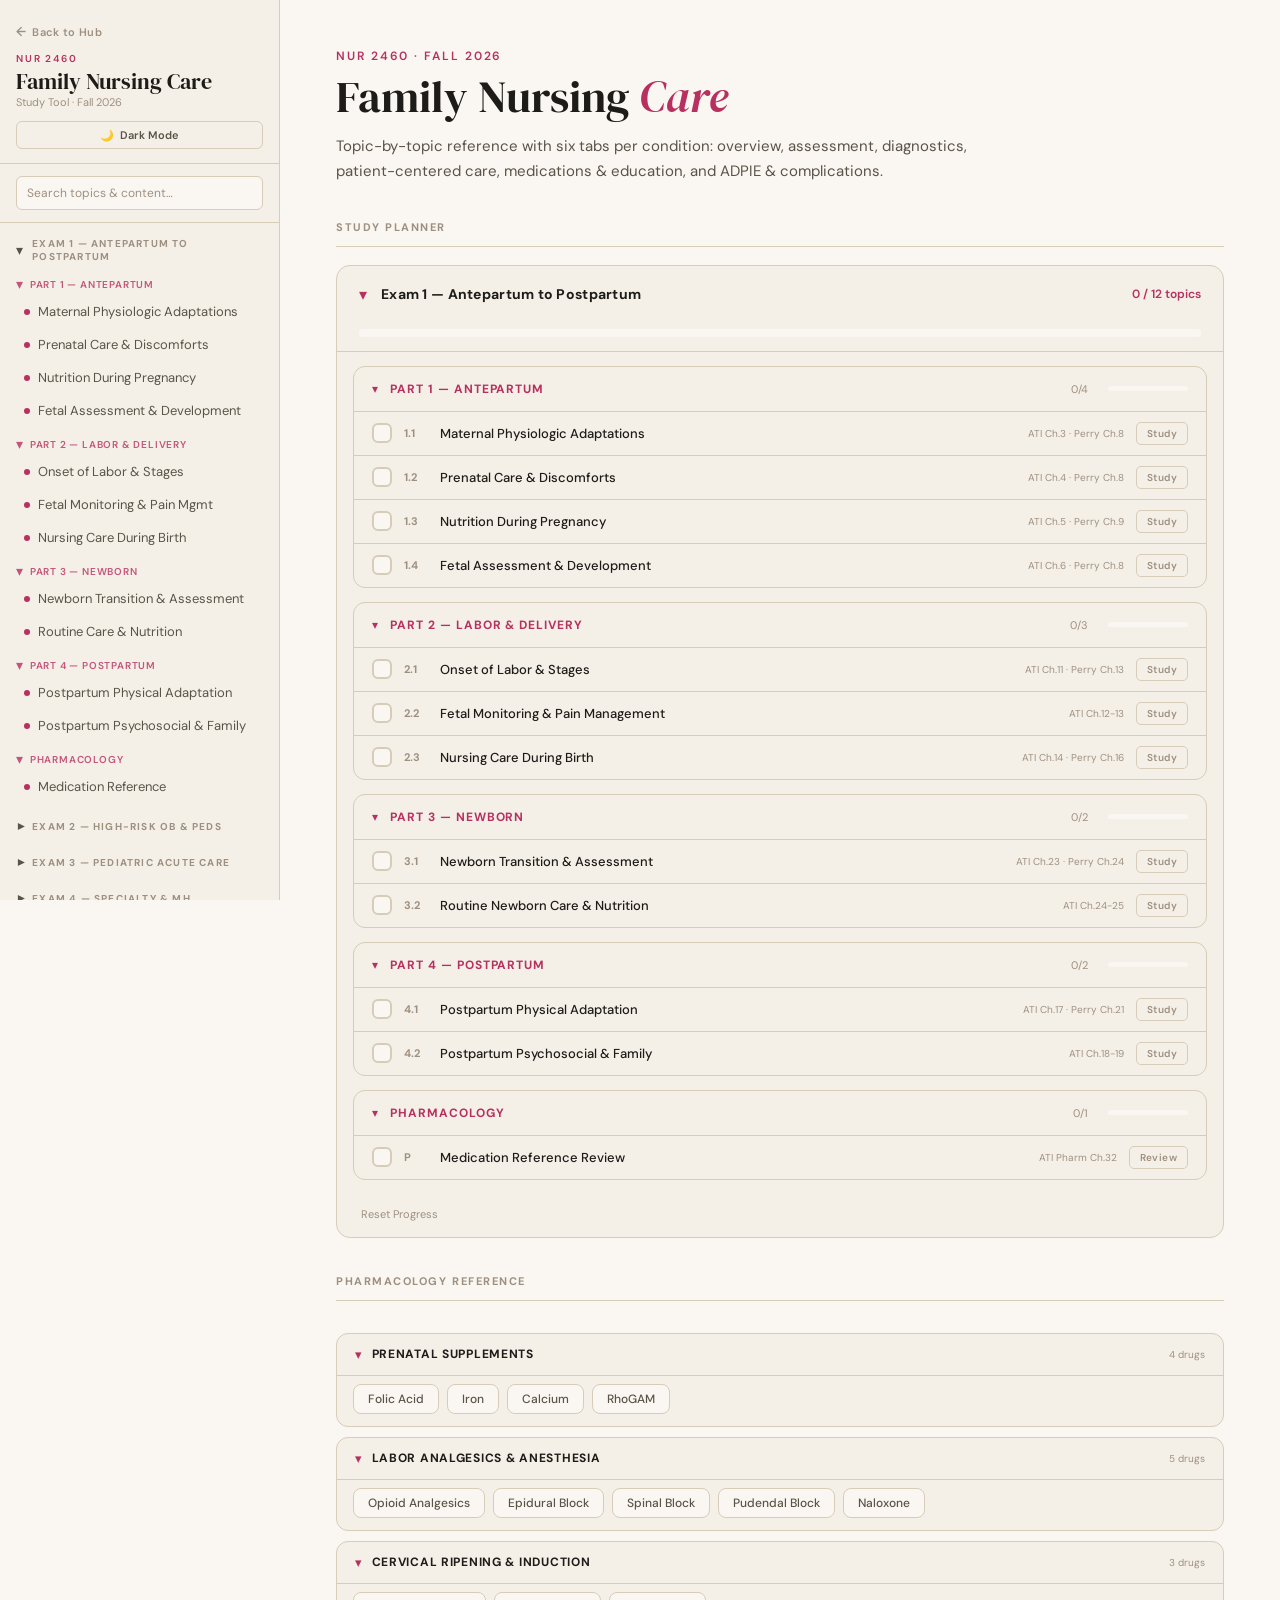
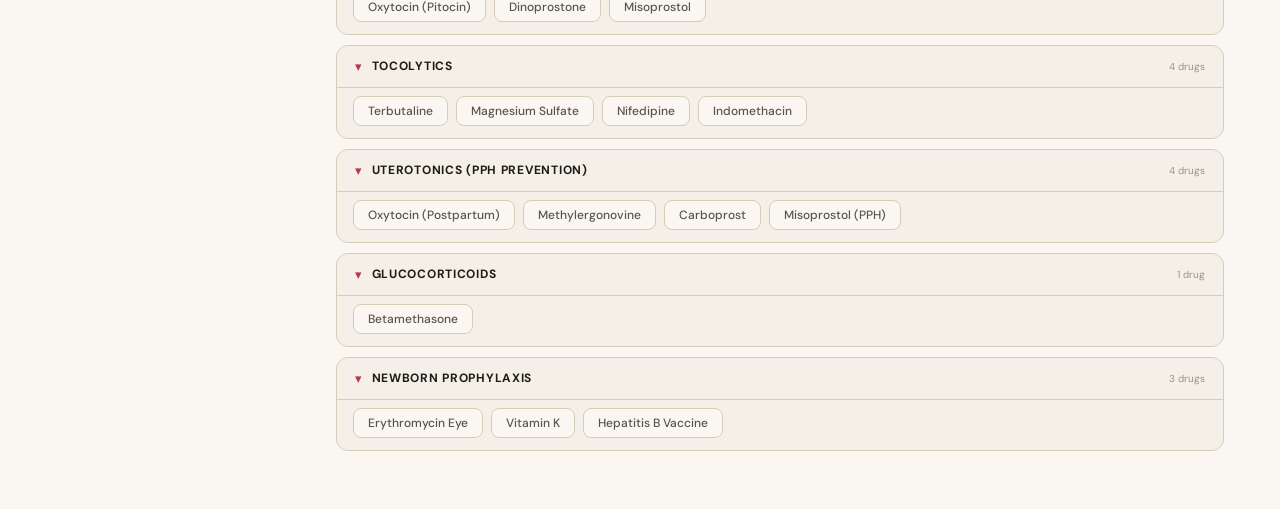
<file: NUR2460-study-tool.html>
<!DOCTYPE html>
<html lang="en">
<head>
<meta charset="UTF-8">
<meta name="viewport" content="width=device-width, initial-scale=1.0">
<title>NUR 2460 · Study Tool</title>
<link href="https://fonts.googleapis.com/css2?family=DM+Serif+Display:ital@0;1&family=DM+Sans:wght@300;400;500;600;700&display=swap" rel="stylesheet">
<style>
:root{--bg:#0f1117;--surface:#181c27;--surface2:#1e2336;--border:#2a3050;--accent:#e8527a;--accent2:#c97aac;--green:#3db87a;--red:#e05c6a;--amber:#e8a838;--teal:#2fbfbf;--text:#e8eaf2;--text2:#8b92b8;--text3:#555e85;--modal-bg:rgba(9,11,20,0.85)}
[data-theme="light"]{--bg:#faf7f2;--surface:#f4f0e8;--surface2:#ece6d8;--border:#d6ccb8;--accent:#b83060;--accent2:#8b3e6e;--green:#1a9157;--red:#c0384a;--amber:#b87418;--teal:#177f7f;--text:#1e1c18;--text2:#5a5448;--text3:#9e9080;--modal-bg:rgba(250,247,242,0.92)}
*{box-sizing:border-box;margin:0;padding:0}
html,body{background:var(--bg);color:var(--text);font-family:'DM Sans',system-ui,sans-serif;min-height:100vh;transition:background .2s,color .2s}
.layout{display:flex;min-height:100vh}

/* Sidebar */
.sidebar{width:280px;min-width:280px;background:var(--surface);border-right:1px solid var(--border);display:flex;flex-direction:column;position:fixed;top:0;left:0;bottom:0;overflow:hidden;z-index:10}
.sidebar-header{padding:18px 16px 14px;border-bottom:1px solid var(--border);flex-shrink:0}
.back-home{display:inline-flex;align-items:center;gap:6px;font-size:11px;font-weight:600;color:var(--text3);text-decoration:none;padding:5px 0 12px;letter-spacing:.03em;transition:color .15s}
.back-home:hover{color:var(--accent)}
.back-home::before{content:'←';font-size:13px}
.sb-course{font-size:10px;font-weight:600;letter-spacing:.18em;text-transform:uppercase;color:var(--accent);margin-bottom:4px}
.sb-title{font-family:'DM Serif Display',serif;font-size:22px;font-weight:400;line-height:1.1;color:var(--text);margin-bottom:2px}
.sb-sub{font-size:11px;color:var(--text3)}
#themeToggle{margin-top:12px;background:0 0;border:1px solid var(--border);color:var(--text2);padding:6px 10px;border-radius:6px;font-family:inherit;font-size:11px;font-weight:600;cursor:pointer;display:flex;align-items:center;gap:6px;width:100%;justify-content:center;transition:all .15s}
#themeToggle:hover{border-color:var(--accent);color:var(--text)}

.search-wrap{padding:12px 16px;border-bottom:1px solid var(--border);flex-shrink:0;background:var(--surface);position:relative}
#searchInput{width:100%;background:var(--bg);border:1px solid var(--border);color:var(--text);padding:8px 10px;border-radius:6px;font-family:inherit;font-size:12px;outline:0;transition:border-color .15s}
#searchInput:focus{border-color:var(--accent)}
#searchInput::placeholder{color:var(--text3)}
#searchResults{position:absolute;top:calc(100% - 1px);left:12px;right:12px;background:var(--surface);border:1px solid var(--border);border-top:0;border-radius:0 0 8px 8px;max-height:320px;overflow-y:auto;z-index:20;display:none}
#searchResults.show{display:block}
.sr-item{padding:8px 12px;font-size:12px;color:var(--text2);cursor:pointer;border-bottom:1px solid var(--border);transition:background .1s}
.sr-item:last-child{border-bottom:0}
.sr-item:hover{background:var(--surface2);color:var(--text)}
.sr-tab{display:inline-block;font-size:9px;font-weight:700;padding:1px 5px;border-radius:3px;background:var(--surface2);color:var(--text3);margin-left:6px;text-transform:uppercase}

.nav-section-label{padding:14px 16px 4px;font-size:10px;font-weight:700;letter-spacing:.12em;text-transform:uppercase;color:var(--text3)}
.nav-part-label{padding:8px 16px 2px;font-size:10px;font-weight:600;letter-spacing:.08em;text-transform:uppercase;color:var(--accent);opacity:.8}
.nav-item{padding:8px 16px;font-size:13px;color:var(--text2);cursor:pointer;display:flex;align-items:center;gap:8px;border-radius:6px;margin:0 8px;transition:background .12s,color .12s}
.nav-item:hover,.nav-item.active{background:var(--surface2);color:var(--text)}
.nav-item.populated .dot{background:var(--accent)}
.dot{width:6px;height:6px;border-radius:50%;background:var(--border);flex-shrink:0}
.nav-item.coming{opacity:.4;cursor:not-allowed}
.nav-item.coming:hover{background:0 0;color:var(--text2)}

/* Main */
.main-content{margin-left:280px;flex:1;padding:48px 56px;max-width:1100px}
.main-course{font-size:12px;font-weight:600;letter-spacing:.16em;text-transform:uppercase;color:var(--accent);margin-bottom:10px}
.main-title{font-family:'DM Serif Display',serif;font-size:44px;font-weight:400;line-height:1.05;margin-bottom:14px}
.main-title em{font-style:italic;color:var(--accent)}
.main-desc{font-size:15px;color:var(--text2);max-width:680px;line-height:1.65}
.section-divider{font-size:11px;font-weight:700;letter-spacing:.14em;text-transform:uppercase;color:var(--text3);padding-bottom:12px;border-bottom:1px solid var(--border);margin:36px 0 18px}
.topic-grid{display:grid;grid-template-columns:repeat(auto-fill,minmax(250px,1fr));gap:14px;margin-bottom:24px}
.topic-card{background:var(--surface);border:1px solid var(--border);border-radius:12px;padding:18px;cursor:pointer;transition:all .18s}
.topic-card:hover{border-color:var(--accent);transform:translateY(-2px);background:var(--surface2)}
.topic-card.unpop{opacity:.5;cursor:not-allowed}
.topic-card.unpop:hover{transform:none;border-color:var(--border);background:var(--surface)}
.topic-num{font-size:10px;font-weight:700;letter-spacing:.1em;color:var(--accent);margin-bottom:6px}
.topic-card.unpop .topic-num{color:var(--text3)}
.topic-name{font-size:14px;font-weight:600;color:var(--text);line-height:1.35;margin-bottom:8px}
.topic-meta{font-size:11px;color:var(--text3)}

/* Modal */
.modal-overlay{position:fixed;inset:0;background:var(--modal-bg);backdrop-filter:blur(8px);z-index:100;display:none;align-items:flex-start;justify-content:center;padding:40px 24px;overflow-y:auto}
.modal-overlay.show{display:flex}
.modal{width:100%;max-width:980px;background:var(--surface);border:1px solid var(--border);border-radius:16px;margin:auto;display:flex;flex-direction:column;max-height:calc(100vh - 80px);overflow:hidden}
.modal-header{padding:24px 28px 0;border-bottom:1px solid var(--border);flex-shrink:0}
.modal-title-row{display:flex;align-items:flex-start;justify-content:space-between;gap:16px;margin-bottom:4px}
.modal-title{font-family:'DM Serif Display',serif;font-size:26px;font-weight:400;line-height:1.2;color:var(--text);flex:1}
.modal-close{background:0 0;border:0;color:var(--text3);font-size:24px;cursor:pointer;padding:0;width:32px;height:32px;border-radius:6px;transition:all .15s;flex-shrink:0}
.modal-close:hover{color:var(--accent);background:var(--surface2)}
.modal-sub{font-size:12px;color:var(--text3);margin-bottom:10px}
.modal-refs{display:flex;gap:8px;flex-wrap:wrap;margin-bottom:16px}
.modal-ref{display:inline-flex;align-items:center;gap:6px;font-size:11px;color:var(--text2);background:var(--bg);border:1px solid var(--border);padding:4px 10px;border-radius:999px}
.tab-bar{display:flex;gap:2px;margin:0 -28px;padding:0 28px;overflow-x:auto}
.tab-btn{background:0 0;border:0;color:var(--text3);padding:10px 14px;font-family:inherit;font-size:12px;font-weight:600;cursor:pointer;border-bottom:2px solid transparent;transition:all .15s;white-space:nowrap}
.tab-btn:hover{color:var(--text2)}
.tab-btn.active{color:var(--accent);border-bottom-color:var(--accent)}

#modalBody{padding:22px 28px 28px;overflow-y:auto;flex:1}
.tab-panel{display:none}
.tab-panel.active{display:block}

.src{display:inline-block;font-size:9px;font-weight:700;padding:1px 6px;border-radius:4px;letter-spacing:.06em;vertical-align:middle;margin-left:6px;text-transform:uppercase}
.src-ati{background:rgba(52,152,219,.15);color:#3498db;border:1px solid rgba(52,152,219,.3)}
.src-perry{background:rgba(39,174,96,.15);color:#27ae60;border:1px solid rgba(39,174,96,.3)}
.bsrc{font-size:8px;font-weight:700;padding:1px 4px;border-radius:3px;vertical-align:middle;margin-left:3px;text-transform:uppercase;letter-spacing:.04em;opacity:.7}
.bsrc-ati{background:rgba(52,152,219,.12);color:#3498db}
.bsrc-perry{background:rgba(39,174,96,.12);color:#27ae60}
.bsrc-both{background:rgba(155,89,182,.12);color:#9b59b6}

.data-table{overflow-x:auto;margin:8px 0 14px}
.data-table table{width:100%;border-collapse:collapse;font-size:12.5px;background:var(--bg);border:1px solid var(--border);border-radius:8px;overflow:hidden}
.data-table th{text-align:left;padding:8px 12px;background:var(--surface2);color:var(--text);font-weight:600;font-size:11px;letter-spacing:.04em;text-transform:uppercase;border-bottom:1px solid var(--border)}
.data-table td{padding:8px 12px;color:var(--text2);border-bottom:1px solid var(--border);vertical-align:top}
.data-table tr:last-child td{border-bottom:0}

.callout{background:var(--bg);border-left:3px solid var(--amber);padding:10px 14px;border-radius:0 8px 8px 0;margin:12px 0;font-size:13px;color:var(--text2)}
.callout strong{color:var(--amber)}
.callout.danger{border-left-color:var(--red)}
.callout.danger strong{color:var(--red)}

.nav-section-label{cursor:pointer;display:flex;align-items:center;gap:8px;user-select:none;transition:color .15s}
.nav-section-label:hover{color:var(--text2)}
.nav-section-label .caret{font-size:14px;transition:transform .2s;color:var(--text2);flex-shrink:0;order:-1}
.nav-section.collapsed .nav-section-label .caret{transform:rotate(-90deg)}
.nav-section.collapsed .nav-part-label,.nav-section.collapsed .nav-item{display:none}
.nav-part-label{cursor:pointer;display:flex;align-items:center;gap:6px;user-select:none;transition:color .15s}
.nav-part-label:hover{color:var(--accent)}
.nav-part-label .caret{font-size:14px;transition:transform .2s;color:var(--accent);flex-shrink:0;order:-1}
.nav-part-label.collapsed+.nav-item,.nav-part-label.collapsed~.nav-item{display:none}



/* Exam accordion */
.exam-accordion{background:var(--surface);border:1px solid var(--border);border-radius:14px;margin-bottom:20px;overflow:hidden}
.exam-header{padding:18px 22px;display:flex;align-items:center;gap:14px;cursor:pointer;user-select:none;transition:background .15s;flex-wrap:wrap}
.exam-header:hover{background:var(--surface2)}
.exam-caret{font-size:16px;color:var(--accent);transition:transform .2s;flex-shrink:0}
.exam-accordion.collapsed .exam-caret{transform:rotate(-90deg)}
.exam-title{font-size:14px;font-weight:700;color:var(--text);letter-spacing:.02em}
.exam-count{font-size:12px;font-weight:600;color:var(--accent);margin-left:auto}
.exam-bar-wrap{width:100%;margin-top:6px}
.exam-bar-outer{width:100%;height:8px;background:var(--bg);border-radius:99px;overflow:hidden}
.exam-bar-inner{height:100%;background:var(--accent);border-radius:99px;transition:width .4s ease}
.exam-body{border-top:1px solid var(--border);padding:14px 16px 8px}
.exam-accordion.collapsed .exam-body{display:none}
.exam-reset{display:inline-block;margin-top:8px;margin-bottom:4px}
.exam-reset button{background:0 0;border:none;color:var(--text3);font-family:inherit;font-size:11px;cursor:pointer;padding:4px 8px;border-radius:4px;transition:all .15s}
.exam-reset button:hover{color:var(--red);background:rgba(224,92,106,.1)}
/* Study Planner */

.planner-part{background:var(--surface);border:1px solid var(--border);border-radius:12px;margin-bottom:14px;overflow:hidden}
.planner-part-header{padding:14px 18px;display:flex;align-items:center;gap:12px;cursor:pointer;user-select:none;transition:background .15s}
.planner-part-header:hover{background:var(--surface2)}
.planner-part-caret{font-size:12px;color:var(--accent);transition:transform .2s;flex-shrink:0}
.planner-part.collapsed .planner-part-caret{transform:rotate(-90deg)}
.planner-part-title{font-size:12px;font-weight:700;letter-spacing:.08em;text-transform:uppercase;color:var(--accent);flex-shrink:0}
.planner-part-desc{font-size:11px;color:var(--text3);margin-left:auto;flex-shrink:0}
.planner-part-bar{width:80px;height:5px;background:var(--bg);border-radius:99px;overflow:hidden;flex-shrink:0;margin-left:8px}
.planner-part-bar-inner{height:100%;background:var(--accent);border-radius:99px;transition:width .4s ease}
.planner-part-body{border-top:1px solid var(--border)}
.planner-part.collapsed .planner-part-body{display:none}

.planner-row{display:flex;align-items:center;padding:10px 18px;gap:12px;border-bottom:1px solid var(--border);transition:background .1s}
.planner-row:last-child{border-bottom:none}
.planner-row:hover{background:var(--surface2)}
.planner-check{width:20px;height:20px;border-radius:6px;border:2px solid var(--border);background:var(--bg);cursor:pointer;display:flex;align-items:center;justify-content:center;flex-shrink:0;transition:all .15s;font-size:12px;color:transparent}
.planner-check.checked{background:var(--accent);border-color:var(--accent);color:#fff}
.planner-check:hover{border-color:var(--accent)}
.planner-num{font-size:11px;font-weight:700;color:var(--text3);width:24px;flex-shrink:0}
.planner-row.checked .planner-num{color:var(--text3);opacity:.5}
.planner-name{font-size:13px;font-weight:500;color:var(--text);flex:1;cursor:pointer;transition:color .15s}
.planner-name:hover{color:var(--accent)}
.planner-row.checked .planner-name{color:var(--text3);text-decoration:line-through;text-decoration-color:var(--border)}
.planner-src{font-size:10px;color:var(--text3);flex-shrink:0;display:none}
@media(min-width:600px){.planner-src{display:block}}
.planner-go{background:0 0;border:1px solid var(--border);color:var(--text3);font-family:inherit;font-size:10px;font-weight:600;padding:4px 10px;border-radius:5px;cursor:pointer;flex-shrink:0;letter-spacing:.04em;transition:all .15s}
.planner-go:hover{border-color:var(--accent);color:var(--accent)}

/* Pharm Card Grid (ATI template style) */
.pharm-grid{display:grid;grid-template-columns:1fr 1fr;gap:10px;padding:4px 0}
@media(max-width:600px){.pharm-grid{grid-template-columns:1fr}}
.pharm-grid-cell{background:var(--bg);border:1px solid var(--border);border-radius:10px;overflow:hidden}
.pharm-grid-cell.full-width{grid-column:1/-1}
.pharm-grid-cell h4{font-size:12px;font-weight:700;color:var(--text);margin:0;padding:9px 14px;background:var(--surface2);border-bottom:1px solid var(--border);letter-spacing:.02em}
.pharm-grid-cell ul{list-style:none;padding:8px 14px 10px;margin:0}
.pharm-grid-cell ul li{padding:3px 0 3px 14px;position:relative;font-size:12.5px;color:var(--text2);line-height:1.5}
.pharm-grid-cell ul li::before{content:'•';position:absolute;left:0;color:var(--accent);font-weight:700}
.pharm-grid-cell ul li strong{color:var(--text);font-weight:600}
.pharm-grid-cell .bsrc{font-size:9px}

/* Pharm Section */
.pharm-section{margin-top:32px}
.pharm-cat{background:var(--surface);border:1px solid var(--border);border-radius:12px;margin-bottom:10px;overflow:hidden}
.pharm-cat-header{padding:12px 18px;display:flex;align-items:center;gap:10px;cursor:pointer;user-select:none;transition:background .15s}
.pharm-cat-header:hover{background:var(--surface2)}
.pharm-cat-caret{font-size:13px;color:var(--accent);transition:transform .2s;flex-shrink:0}
.pharm-cat.collapsed .pharm-cat-caret{transform:rotate(-90deg)}
.pharm-cat-title{font-size:12px;font-weight:700;letter-spacing:.06em;text-transform:uppercase;color:var(--text)}
.pharm-cat-count{font-size:10px;color:var(--text3);margin-left:auto}
.pharm-cat-body{padding:8px 16px 12px;border-top:1px solid var(--border);display:flex;flex-wrap:wrap;gap:8px}
.pharm-cat.collapsed .pharm-cat-body{display:none}
.pharm-pill{background:var(--bg);border:1px solid var(--border);color:var(--text2);font-family:inherit;font-size:12px;font-weight:500;padding:6px 14px;border-radius:8px;cursor:pointer;transition:all .15s}
.pharm-pill:hover{border-color:var(--accent);color:var(--accent);background:var(--surface2)}
.pharm-pill.active{background:var(--accent);border-color:var(--accent);color:#fff}

/* Section pills — always-visible cards with distinct headers */
.content-block{margin-bottom:12px;background:var(--bg);border:1px solid var(--border);border-radius:10px;overflow:hidden}
.content-block p{font-size:13.5px;color:var(--text2);line-height:1.6;margin:0;padding:6px 16px 8px}
#modalBody h4{font-size:13px;font-weight:700;color:var(--text);margin:0;padding:10px 16px;background:var(--surface2);border-bottom:1px solid var(--border);display:flex;align-items:center;flex-wrap:wrap;gap:4px}
#modalBody .content-block ul,#modalBody .acc-body-inner ul{list-style:none;padding:6px 16px 10px;margin:0}
#modalBody .content-block ul li,#modalBody .acc-body-inner ul li{padding:4px 0 4px 16px;position:relative;font-size:13.5px;color:var(--text2);line-height:1.55}
#modalBody .content-block ul li::before,#modalBody .acc-body-inner ul li::before{content:'•';position:absolute;left:2px;color:var(--accent);font-weight:700}
#modalBody .content-block ul ul,#modalBody .acc-body-inner ul ul{margin:2px 0 4px;padding:0 0 0 0}
#modalBody .content-block ul ul li,#modalBody .acc-body-inner ul ul li{padding:2px 0 2px 16px;font-size:12.5px;color:var(--text3)}
#modalBody .content-block ul ul li::before,#modalBody .acc-body-inner ul ul li::before{content:'◦';color:var(--text3);font-weight:400}
#modalBody strong{color:var(--text);font-weight:600}
.content-block .data-table{padding:0 12px 10px}
.callout{background:var(--bg);border:1px solid var(--border);border-left:3px solid var(--amber);padding:10px 14px;border-radius:0 10px 10px 0;margin:0 0 12px;font-size:13px;color:var(--text2)}
.callout strong{color:var(--amber)}
.callout.danger{border-left-color:var(--red)}
.callout.danger strong{color:var(--red)}
.callout ul{padding:4px 0 0 16px!important}
.callout li{font-size:12.5px!important}

.sidebar-overlay{display:none;position:fixed;inset:0;background:rgba(0,0,0,.4);backdrop-filter:blur(4px);-webkit-backdrop-filter:blur(4px);z-index:9;transition:opacity .25s}
.sidebar-overlay.show{display:block}

.back-home-mobile{display:none;position:fixed;top:14px;left:14px;z-index:51;font-size:11px;font-weight:600;color:var(--text2);text-decoration:none;letter-spacing:.03em;align-items:center;gap:5px;background:var(--surface);border:1px solid var(--border);padding:8px 14px;border-radius:8px;transition:color .15s,border-color .15s}
.back-home-mobile:hover{color:var(--accent);border-color:var(--accent)}
.back-home-mobile::before{content:'←';font-size:12px}

.sidebar-toggle{display:none;position:fixed;top:52px;left:14px;z-index:50;background:var(--surface);border:1px solid var(--border);color:var(--text);width:40px;height:40px;border-radius:8px;font-size:18px;cursor:pointer;align-items:center;justify-content:center}

@media(max-width:900px){.sidebar{transform:translateX(-100%);transition:transform .25s}.sidebar.open{transform:translateX(0)}.sidebar-header{padding-top:100px}.sidebar-header .back-home{display:none}.main-content{margin-left:0;padding:110px 28px 48px}.sidebar-toggle{display:flex}.main-title{font-size:32px}.sidebar-overlay{display:none;position:fixed;inset:0;background:rgba(0,0,0,.4);backdrop-filter:blur(4px);-webkit-backdrop-filter:blur(4px);z-index:9;transition:opacity .25s}
.sidebar-overlay.show{display:block}

.back-home-mobile{display:flex}}
</style>
</head>
<body>
<button class="sidebar-toggle" onclick="toggleMobileSidebar()">☰</button>
<a class="back-home-mobile" href="NUR2460-hub.html">Back to Hub</a>
<div class="sidebar-overlay" id="sidebarOverlay" onclick="closeSidebar()"></div>
<div class="layout">
<aside class="sidebar">
  <div class="sidebar-header">
    <a class="back-home" href="NUR2460-hub.html">Back to Hub</a>
    <div class="sb-course">NUR 2460</div>
    <div class="sb-title">Family Nursing Care</div>
    <div class="sb-sub">Study Tool · Fall 2026</div>
    <button id="themeToggle" onclick="toggleTheme()"><span id="themeIcon">☀️</span> <span id="themeLabel">Light Mode</span></button>
  </div>
  <div class="search-wrap">
    <input id="searchInput" type="text" placeholder="Search topics & content…" oninput="handleSearch(this.value)">
    <div id="searchResults"></div>
  </div>
  <nav id="navList" style="flex:1;overflow-y:auto;scrollbar-width:thin;scrollbar-color:var(--border) transparent;">
    <div class="nav-section" id="exam1">
      <div class="nav-section-label" onclick="toggleSection('exam1')">Exam 1 — Antepartum to Postpartum <span class="caret">▾</span></div>
      <div class="nav-part-label" onclick="togglePart(this)">Part 1 — Antepartum <span class="caret">▾</span></div>
      <div class="nav-item populated" onclick="openModal('adapt')"><span class="dot"></span> Maternal Physiologic Adaptations</div>
      <div class="nav-item populated" onclick="openModal('prenatal_care')"><span class="dot"></span> Prenatal Care & Discomforts</div>
      <div class="nav-item populated" onclick="openModal('nutrition_pregnancy')"><span class="dot"></span> Nutrition During Pregnancy</div>
      <div class="nav-item populated" onclick="openModal('fetal_assessment')"><span class="dot"></span> Fetal Assessment & Development</div>
      <div class="nav-part-label" onclick="togglePart(this)">Part 2 — Labor &amp; Delivery <span class="caret">▾</span></div>
      <div class="nav-item populated" onclick="openModal('labor_stages')"><span class="dot"></span> Onset of Labor & Stages</div>
      <div class="nav-item populated" onclick="openModal('fetal_monitor_pain')"><span class="dot"></span> Fetal Monitoring & Pain Mgmt</div>
      <div class="nav-item populated" onclick="openModal('nursing_birth')"><span class="dot"></span> Nursing Care During Birth</div>
      <div class="nav-part-label" onclick="togglePart(this)">Part 3 — Newborn <span class="caret">▾</span></div>
      <div class="nav-item populated" onclick="openModal('newborn_assess')"><span class="dot"></span> Newborn Transition & Assessment</div>
      <div class="nav-item populated" onclick="openModal('newborn_care')"><span class="dot"></span> Routine Care & Nutrition</div>
      <div class="nav-part-label" onclick="togglePart(this)">Part 4 — Postpartum <span class="caret">▾</span></div>
      <div class="nav-item populated" onclick="openModal('pp_physical')"><span class="dot"></span> Postpartum Physical Adaptation</div>
      <div class="nav-item populated" onclick="openModal('pp_psychosocial')"><span class="dot"></span> Postpartum Psychosocial & Family</div>
      <div class="nav-part-label" onclick="togglePart(this)">Pharmacology <span class="caret">▾</span></div>
      <div class="nav-item populated" onclick="document.getElementById('pharmSection').scrollIntoView({behavior:'smooth'})"><span class="dot"></span> Medication Reference</div>
    </div>
    <div class="nav-section collapsed" id="exam2">
      <div class="nav-section-label" onclick="toggleSection('exam2')">Exam 2 — High-Risk OB & Peds <span class="caret">▾</span></div>
      <div class="nav-item coming"><span class="dot"></span> Coming soon…</div>
    </div>
    <div class="nav-section collapsed" id="exam3">
      <div class="nav-section-label" onclick="toggleSection('exam3')">Exam 3 — Pediatric Acute Care <span class="caret">▾</span></div>
      <div class="nav-item coming"><span class="dot"></span> Coming soon…</div>
    </div>
    <div class="nav-section collapsed" id="exam4">
      <div class="nav-section-label" onclick="toggleSection('exam4')">Exam 4 — Specialty & MH <span class="caret">▾</span></div>
      <div class="nav-item coming"><span class="dot"></span> Coming soon…</div>
    </div>
  </nav>
</aside>

<main class="main-content">
  <div class="main-course">NUR 2460 · Fall 2026</div>
  <h1 class="main-title">Family Nursing <em>Care</em></h1>
  <p class="main-desc">Topic-by-topic reference with six tabs per condition: overview, assessment, diagnostics, patient-centered care, medications & education, and ADPIE & complications.</p>

  <div class="section-divider">Study Planner</div>

  <div class="exam-accordion" id="exam1acc">
    <div class="exam-header" onclick="this.parentElement.classList.toggle('collapsed')">
      <span class="exam-caret">▾</span>
      <span class="exam-title">Exam 1 — Antepartum to Postpartum</span>
      <span class="exam-count" id="plannerCount">0 / 11</span>
    </div>
    <div class="exam-bar-wrap" style="padding:0 22px 14px">
      <div class="exam-bar-outer"><div class="exam-bar-inner" id="plannerBar" style="width:0%"></div></div>
    </div>
    <div class="exam-body">

  <div class="planner-part" id="part1">
    <div class="planner-part-header" onclick="this.parentElement.classList.toggle('collapsed')">
      <span class="planner-part-caret">▾</span>
      <span class="planner-part-title">Part 1 — Antepartum</span>
      <span class="planner-part-desc" id="part1count">0/4</span>
      <div class="planner-part-bar"><div class="planner-part-bar-inner" id="part1bar" style="width:0%"></div></div>
    </div>
    <div class="planner-part-body">
      <div class="planner-row" data-id="adapt"><div class="planner-check" onclick="toggleCheck(this)">✓</div><span class="planner-num">1.1</span><span class="planner-name" onclick="openModal('adapt')">Maternal Physiologic Adaptations</span><span class="planner-src">ATI Ch.3 · Perry Ch.8</span><button class="planner-go" onclick="openModal('adapt')">Study</button></div>
      <div class="planner-row" data-id="prenatal_care"><div class="planner-check" onclick="toggleCheck(this)">✓</div><span class="planner-num">1.2</span><span class="planner-name" onclick="openModal('prenatal_care')">Prenatal Care & Discomforts</span><span class="planner-src">ATI Ch.4 · Perry Ch.8</span><button class="planner-go" onclick="openModal('prenatal_care')">Study</button></div>
      <div class="planner-row" data-id="nutrition_pregnancy"><div class="planner-check" onclick="toggleCheck(this)">✓</div><span class="planner-num">1.3</span><span class="planner-name" onclick="openModal('nutrition_pregnancy')">Nutrition During Pregnancy</span><span class="planner-src">ATI Ch.5 · Perry Ch.9</span><button class="planner-go" onclick="openModal('nutrition_pregnancy')">Study</button></div>
      <div class="planner-row" data-id="fetal_assessment"><div class="planner-check" onclick="toggleCheck(this)">✓</div><span class="planner-num">1.4</span><span class="planner-name" onclick="openModal('fetal_assessment')">Fetal Assessment & Development</span><span class="planner-src">ATI Ch.6 · Perry Ch.8</span><button class="planner-go" onclick="openModal('fetal_assessment')">Study</button></div>
    </div>
  </div>

  <div class="planner-part" id="part2">
    <div class="planner-part-header" onclick="this.parentElement.classList.toggle('collapsed')">
      <span class="planner-part-caret">▾</span>
      <span class="planner-part-title">Part 2 — Labor & Delivery</span>
      <span class="planner-part-desc" id="part2count">0/3</span>
      <div class="planner-part-bar"><div class="planner-part-bar-inner" id="part2bar" style="width:0%"></div></div>
    </div>
    <div class="planner-part-body">
      <div class="planner-row" data-id="labor_stages"><div class="planner-check" onclick="toggleCheck(this)">✓</div><span class="planner-num">2.1</span><span class="planner-name" onclick="openModal('labor_stages')">Onset of Labor & Stages</span><span class="planner-src">ATI Ch.11 · Perry Ch.13</span><button class="planner-go" onclick="openModal('labor_stages')">Study</button></div>
      <div class="planner-row" data-id="fetal_monitor_pain"><div class="planner-check" onclick="toggleCheck(this)">✓</div><span class="planner-num">2.2</span><span class="planner-name" onclick="openModal('fetal_monitor_pain')">Fetal Monitoring & Pain Management</span><span class="planner-src">ATI Ch.12-13</span><button class="planner-go" onclick="openModal('fetal_monitor_pain')">Study</button></div>
      <div class="planner-row" data-id="nursing_birth"><div class="planner-check" onclick="toggleCheck(this)">✓</div><span class="planner-num">2.3</span><span class="planner-name" onclick="openModal('nursing_birth')">Nursing Care During Birth</span><span class="planner-src">ATI Ch.14 · Perry Ch.16</span><button class="planner-go" onclick="openModal('nursing_birth')">Study</button></div>
    </div>
  </div>

  <div class="planner-part" id="part3">
    <div class="planner-part-header" onclick="this.parentElement.classList.toggle('collapsed')">
      <span class="planner-part-caret">▾</span>
      <span class="planner-part-title">Part 3 — Newborn</span>
      <span class="planner-part-desc" id="part3count">0/2</span>
      <div class="planner-part-bar"><div class="planner-part-bar-inner" id="part3bar" style="width:0%"></div></div>
    </div>
    <div class="planner-part-body">
      <div class="planner-row" data-id="newborn_assess"><div class="planner-check" onclick="toggleCheck(this)">✓</div><span class="planner-num">3.1</span><span class="planner-name" onclick="openModal('newborn_assess')">Newborn Transition & Assessment</span><span class="planner-src">ATI Ch.23 · Perry Ch.24</span><button class="planner-go" onclick="openModal('newborn_assess')">Study</button></div>
      <div class="planner-row" data-id="newborn_care"><div class="planner-check" onclick="toggleCheck(this)">✓</div><span class="planner-num">3.2</span><span class="planner-name" onclick="openModal('newborn_care')">Routine Newborn Care & Nutrition</span><span class="planner-src">ATI Ch.24-25</span><button class="planner-go" onclick="openModal('newborn_care')">Study</button></div>
    </div>
  </div>

  <div class="planner-part" id="part4">
    <div class="planner-part-header" onclick="this.parentElement.classList.toggle('collapsed')">
      <span class="planner-part-caret">▾</span>
      <span class="planner-part-title">Part 4 — Postpartum</span>
      <span class="planner-part-desc" id="part4count">0/2</span>
      <div class="planner-part-bar"><div class="planner-part-bar-inner" id="part4bar" style="width:0%"></div></div>
    </div>
    <div class="planner-part-body">
      <div class="planner-row" data-id="pp_physical"><div class="planner-check" onclick="toggleCheck(this)">✓</div><span class="planner-num">4.1</span><span class="planner-name" onclick="openModal('pp_physical')">Postpartum Physical Adaptation</span><span class="planner-src">ATI Ch.17 · Perry Ch.21</span><button class="planner-go" onclick="openModal('pp_physical')">Study</button></div>
      <div class="planner-row" data-id="pp_psychosocial"><div class="planner-check" onclick="toggleCheck(this)">✓</div><span class="planner-num">4.2</span><span class="planner-name" onclick="openModal('pp_psychosocial')">Postpartum Psychosocial & Family</span><span class="planner-src">ATI Ch.18-19</span><button class="planner-go" onclick="openModal('pp_psychosocial')">Study</button></div>
    </div>
  </div>

  <div class="planner-part" id="partPharm">
    <div class="planner-part-header" onclick="this.parentElement.classList.toggle('collapsed')">
      <span class="planner-part-caret">▾</span>
      <span class="planner-part-title">Pharmacology</span>
      <span class="planner-part-desc" id="partPharmcount">0/1</span>
      <div class="planner-part-bar"><div class="planner-part-bar-inner" id="partPharmbar" style="width:0%"></div></div>
    </div>
    <div class="planner-part-body">
      <div class="planner-row" data-id="pharm_review"><div class="planner-check" onclick="toggleCheck(this)">✓</div><span class="planner-num">P</span><span class="planner-name" onclick="document.getElementById('pharmSection').scrollIntoView({behavior:'smooth'})">Medication Reference Review</span><span class="planner-src">ATI Pharm Ch.32</span><button class="planner-go" onclick="document.getElementById('pharmSection').scrollIntoView({behavior:'smooth'})">Review</button></div>
    </div>
  </div>

    <div class="exam-reset"><button onclick="resetProgress()">Reset Progress</button></div>
    </div>
  </div>

  <div class="section-divider">Pharmacology Reference</div>
  <div class="pharm-section" id="pharmSection">

    <div class="pharm-cat" id="pcSupplements">
      <div class="pharm-cat-header" onclick="this.parentElement.classList.toggle('collapsed')"><span class="pharm-cat-caret">▾</span><span class="pharm-cat-title">Prenatal Supplements</span><span class="pharm-cat-count">4 drugs</span></div>
      <div class="pharm-cat-body">
        <button class="pharm-pill" onclick="openPharm('folic_acid')">Folic Acid</button>
        <button class="pharm-pill" onclick="openPharm('iron_supp')">Iron</button>
        <button class="pharm-pill" onclick="openPharm('calcium_supp')">Calcium</button>
        <button class="pharm-pill" onclick="openPharm('rhogam')">RhoGAM</button>
      </div>
    </div>

    <div class="pharm-cat" id="pcAnalgesics">
      <div class="pharm-cat-header" onclick="this.parentElement.classList.toggle('collapsed')"><span class="pharm-cat-caret">▾</span><span class="pharm-cat-title">Labor Analgesics & Anesthesia</span><span class="pharm-cat-count">5 drugs</span></div>
      <div class="pharm-cat-body">
        <button class="pharm-pill" onclick="openPharm('opioid_analgesics')">Opioid Analgesics</button>
        <button class="pharm-pill" onclick="openPharm('epidural')">Epidural Block</button>
        <button class="pharm-pill" onclick="openPharm('spinal')">Spinal Block</button>
        <button class="pharm-pill" onclick="openPharm('pudendal')">Pudendal Block</button>
        <button class="pharm-pill" onclick="openPharm('naloxone')">Naloxone</button>
      </div>
    </div>

    <div class="pharm-cat" id="pcInduction">
      <div class="pharm-cat-header" onclick="this.parentElement.classList.toggle('collapsed')"><span class="pharm-cat-caret">▾</span><span class="pharm-cat-title">Cervical Ripening & Induction</span><span class="pharm-cat-count">3 drugs</span></div>
      <div class="pharm-cat-body">
        <button class="pharm-pill" onclick="openPharm('oxytocin_ind')">Oxytocin (Pitocin)</button>
        <button class="pharm-pill" onclick="openPharm('dinoprostone')">Dinoprostone</button>
        <button class="pharm-pill" onclick="openPharm('misoprostol_rip')">Misoprostol</button>
      </div>
    </div>

    <div class="pharm-cat" id="pcTocolytics">
      <div class="pharm-cat-header" onclick="this.parentElement.classList.toggle('collapsed')"><span class="pharm-cat-caret">▾</span><span class="pharm-cat-title">Tocolytics</span><span class="pharm-cat-count">4 drugs</span></div>
      <div class="pharm-cat-body">
        <button class="pharm-pill" onclick="openPharm('terbutaline')">Terbutaline</button>
        <button class="pharm-pill" onclick="openPharm('mag_sulfate')">Magnesium Sulfate</button>
        <button class="pharm-pill" onclick="openPharm('nifedipine')">Nifedipine</button>
        <button class="pharm-pill" onclick="openPharm('indomethacin')">Indomethacin</button>
      </div>
    </div>

    <div class="pharm-cat" id="pcUterotonics">
      <div class="pharm-cat-header" onclick="this.parentElement.classList.toggle('collapsed')"><span class="pharm-cat-caret">▾</span><span class="pharm-cat-title">Uterotonics (PPH Prevention)</span><span class="pharm-cat-count">4 drugs</span></div>
      <div class="pharm-cat-body">
        <button class="pharm-pill" onclick="openPharm('oxytocin_pp')">Oxytocin (Postpartum)</button>
        <button class="pharm-pill" onclick="openPharm('methergine')">Methylergonovine</button>
        <button class="pharm-pill" onclick="openPharm('carboprost')">Carboprost</button>
        <button class="pharm-pill" onclick="openPharm('misoprostol_pp')">Misoprostol (PPH)</button>
      </div>
    </div>

    <div class="pharm-cat" id="pcLungMat">
      <div class="pharm-cat-header" onclick="this.parentElement.classList.toggle('collapsed')"><span class="pharm-cat-caret">▾</span><span class="pharm-cat-title">Glucocorticoids</span><span class="pharm-cat-count">1 drug</span></div>
      <div class="pharm-cat-body">
        <button class="pharm-pill" onclick="openPharm('betamethasone')">Betamethasone</button>
      </div>
    </div>

    <div class="pharm-cat" id="pcNewborn">
      <div class="pharm-cat-header" onclick="this.parentElement.classList.toggle('collapsed')"><span class="pharm-cat-caret">▾</span><span class="pharm-cat-title">Newborn Prophylaxis</span><span class="pharm-cat-count">3 drugs</span></div>
      <div class="pharm-cat-body">
        <button class="pharm-pill" onclick="openPharm('erythromycin_eye')">Erythromycin Eye</button>
        <button class="pharm-pill" onclick="openPharm('vitamin_k')">Vitamin K</button>
        <button class="pharm-pill" onclick="openPharm('hep_b_vax')">Hepatitis B Vaccine</button>
      </div>
    </div>

  </div>

</main>
</div>

<!-- Modal -->
<div class="modal-overlay" id="modalOverlay" onclick="if(event.target===this)closeModal()">
<div class="modal" id="modal">
  <div class="modal-header">
    <div class="modal-title-row">
      <div><div class="modal-title" id="modalTitle"></div><div class="modal-sub" id="modalSub"></div></div>
      <button class="modal-close" onclick="closeModal()">×</button>
    </div>
    <div class="modal-refs" id="modalRefs"></div>
    <div class="tab-bar" id="clinicalTabs">
      <button class="tab-btn active" data-tab="overview" onclick="switchTab('overview')">① Overview</button>
      <button class="tab-btn" data-tab="assessment" onclick="switchTab('assessment')">② Assessment</button>
      <button class="tab-btn" data-tab="dx" onclick="switchTab('dx')">③ Diagnostics</button>
      <button class="tab-btn" data-tab="pcc" onclick="switchTab('pcc')">④ Patient-Centered Care</button>
      <button class="tab-btn" data-tab="medsed" onclick="switchTab('medsed')">⑤ Meds & Education</button>
      <button class="tab-btn" data-tab="adpiecomp" onclick="switchTab('adpiecomp')">⑥ ADPIE & Complications</button>
    </div>

  </div>
  <div id="modalBody"></div>
</div>
</div>

<script>

// ── Study Planner with localStorage ──────────────────────
const PLANNER_KEY='nur2460_progress';
const PARTS={part1:['adapt','prenatal_care','nutrition_pregnancy','fetal_assessment'],part2:['labor_stages','fetal_monitor_pain','nursing_birth'],part3:['newborn_assess','newborn_care'],part4:['pp_physical','pp_psychosocial'],partPharm:['pharm_review']};

function getProgress(){try{return JSON.parse(localStorage.getItem(PLANNER_KEY))||{}}catch(e){return{}}}
function saveProgress(p){localStorage.setItem(PLANNER_KEY,JSON.stringify(p))}

function toggleCheck(el){
  const row=el.closest('.planner-row');
  const id=row.dataset.id;
  const p=getProgress();
  if(p[id]){delete p[id];el.classList.remove('checked');row.classList.remove('checked')}
  else{p[id]=true;el.classList.add('checked');row.classList.add('checked')}
  saveProgress(p);
  updateBars();
}

function updateBars(){
  const p=getProgress();
  let total=0,done=0;
  Object.keys(PARTS).forEach(partId=>{
    const ids=PARTS[partId];
    const partDone=ids.filter(id=>p[id]).length;
    total+=ids.length;done+=partDone;
    const pct=Math.round((partDone/ids.length)*100);
    const countEl=document.getElementById(partId+'count');
    const barEl=document.getElementById(partId+'bar');
    if(countEl)countEl.textContent=partDone+'/'+ids.length;
    if(barEl)barEl.style.width=pct+'%';
  });
  const totalPct=Math.round((done/total)*100);
  document.getElementById('plannerCount').textContent=done+' / '+total+' topics';
  document.getElementById('plannerBar').style.width=totalPct+'%';
}

function resetProgress(){
  if(!confirm('Reset all study progress? This cannot be undone.'))return;
  localStorage.removeItem(PLANNER_KEY);
  document.querySelectorAll('.planner-check').forEach(c=>c.classList.remove('checked'));
  document.querySelectorAll('.planner-row').forEach(r=>r.classList.remove('checked'));
  updateBars();
}

function loadProgress(){
  const p=getProgress();
  document.querySelectorAll('.planner-row').forEach(row=>{
    if(p[row.dataset.id]){
      row.classList.add('checked');
      row.querySelector('.planner-check').classList.add('checked');
    }
  });
  updateBars();
}

const DRUGS={};

DRUGS['oxytocin_ind']={
title:'Oxytocin (Pitocin)',
subtitle:'Uterine Stimulant · ATI Pharm Ch.32',
refs:[{icon:'💊',short:'ATI Pharmacology Ed.8 — Ch.32'},{icon:'📘',short:'ATI Maternal Newborn Ed.11'}],
action:'<ul><li>Synthetic form of the naturally occurring posterior pituitary hormone</li><li>Increases the strength, frequency, and length of uterine contractions by stimulating the smooth muscle of the uterus</li><li>Stimulates milk ejection (letdown) reflex during breastfeeding</li><li>At low doses, produces rhythmic uterine contractions that mimic spontaneous labor</li><li>At higher doses, can produce sustained tetanic contraction</li></ul>',
use:'<ul><li><strong>Induction of labor:</strong> postterm pregnancy, premature rupture of membranes, preeclampsia, maternal medical conditions (diabetes, kidney disease), fetal demise</li><li><strong>Augmentation:</strong> enhancement of dysfunctional labor when contractions are inadequate for progress</li><li><strong>Third stage:</strong> delivery of placenta after birth, management of incomplete or inevitable miscarriage</li><li><strong>Postpartum:</strong> control of postpartum bleeding and hemorrhage by promoting uterine contraction</li><li><strong>Antepartum testing:</strong> contraction stress test (oxytocin challenge test) to evaluate fetal tolerance of labor</li></ul>',
complications:'<ul><li><strong>Uterine tachysystole</strong> (most significant): 5+ contractions in 10 min, contractions within 1 min of each other, or single contraction lasting &gt;1 min — can lead to uterine rupture, placental abruption, fetal distress</li><li><strong>Tachysystole intervention protocol:</strong> 1) Stop oxytocin infusion immediately, 2) Position client left lateral, 3) Administer O2 at 10 L/min via nonrebreather mask, 4) Increase maintenance IV fluid rate, 5) Administer tocolytic if prescribed, 6) Notify provider immediately</li><li><strong>Water intoxication (rare at labor doses):</strong> occurs with prolonged high-dose infusion; findings include hyponatremia, hypochloremia, listlessness, confusion, headache, seizures</li><li><strong>Fetal effects:</strong> fetal bradycardia, late decelerations, decreased variability from reduced placental perfusion during tachysystole</li><li><strong>Maternal:</strong> nausea, vomiting, hypotension (especially with rapid IV bolus), cardiac arrhythmias (rare)</li></ul>',
admin:'<ul><li>Administer via <strong>infusion pump only</strong> — NEVER as a free-flow or IV push (can cause uterine rupture and maternal death)</li><li><strong>Dilution:</strong> typically 10-40 units in 1,000 mL of isotonic solution per facility protocol</li><li><strong>Starting dose:</strong> 0.5-6 milliunits/min; increase gradually every 15-40 min per prescribed low-dose or high-dose protocol</li><li><strong>Monitoring frequency:</strong> BP, RR, pulse every 30-60 min and with every dosage change; contractions every 15 min (1st stage) and every 5 min (2nd stage) and with every dosage change</li><li><strong>Contraction goal:</strong> lasting 45-60 seconds or less, occurring every 2-3 min with adequate resting tone between</li><li>Continuous electronic fetal monitoring throughout entire infusion; report any nonreassuring FHR patterns</li><li>For cervical ripening agents (dinoprostone/misoprostol): wait prescribed time before starting oxytocin to prevent tachysystole</li><li><strong>Postpartum administration:</strong> IV drip or IM injection after placenta delivery; may be added to existing IV line</li></ul>',
contraindications:'<ul><li><strong>Maternal factors:</strong> sepsis, unripe cervix (Bishop score less than 6), active genital herpes, history of multiple births (twins/triplets), history of uterine surgery or classic cesarean incision, grand multiparity</li><li><strong>Fetal factors:</strong> immature lungs, cephalopelvic disproportion (CPD), fetal malpresentation (breech, transverse), prolapsed umbilical cord, fetal distress, placental abnormalities (previa, abruption), threatened spontaneous abortion</li><li><strong>Relative contraindications:</strong> over-distended uterus, previous cesarean with low transverse incision (use with extreme caution and provider at bedside)</li></ul>',
nursing:'<ul><li><strong>Before starting:</strong> obtain baseline FHR strip for 20-30 min; verify Bishop score; confirm fetal presentation by Leopold maneuvers or ultrasound; ensure IV access with large-bore catheter</li><li><strong>During infusion:</strong> continuous EFM is mandatory; palpate uterine resting tone between contractions; assess maternal VS per protocol; monitor I&O</li><li>Have <strong>tocolytic medication readily available</strong> (terbutaline) for emergency tachysystole</li><li>Maintain O2 and suction at bedside</li><li>Document infusion rate, contraction pattern (frequency, duration, intensity, resting tone), FHR pattern, and maternal response at each assessment</li><li><strong>Postpartum use:</strong> monitor fundal firmness and position; assess lochia amount, color, and clots; encourage voiding to prevent bladder distention displacing uterus</li><li>Breastfeeding also stimulates endogenous oxytocin — encourage early initiation</li></ul>',
interactions:'<ul><li><strong>Vasopressors:</strong> severe hypertension can occur if oxytocin follows administration of vasopressors — monitor VS closely</li><li><strong>Other oxytocics (dinoprostone, misoprostol):</strong> increased risk of tachysystole; avoid concurrent use; wait prescribed interval between cervical ripening agents and oxytocin</li><li><strong>Cyclopropane anesthesia:</strong> can cause maternal hypotension and sinus bradycardia with concurrent oxytocin</li><li>Monitor vital signs, uterine activity, and fetal status when used with any concurrent medication</li></ul>',
education:'<ul><li>Explain the purpose of the medication and what to expect (increasing contractions that feel like menstrual cramps growing stronger)</li><li>Instruct to report any sudden increase in pain, feeling of constant pressure, dizziness, or headache</li><li>Explain that contractions and baby heart rate will be monitored continuously throughout</li><li>Inform that the nurse will be adjusting the dose based on contraction pattern — this is normal</li><li>May need to change positions frequently for comfort; avoid supine position (use left lateral tilt)</li></ul>',
evaluation:'<ul><li><strong>Effective induction/augmentation:</strong> regular contractions lasting 45-60 sec every 2-3 min with progressive cervical dilation and effacement</li><li><strong>Reassuring fetal status:</strong> FHR baseline 110-160/min with moderate variability, accelerations present, no late or variable decelerations</li><li><strong>Adequate resting tone:</strong> uterine relaxation between contractions (≥30 sec rest, uterus soft to palpation)</li><li><strong>Postpartum effectiveness:</strong> firm, contracted fundus; lochia within normal limits; no evidence of hemorrhage</li></ul>'
};

DRUGS['mag_sulfate']={
title:'Magnesium Sulfate',
subtitle:'CNS Depressant / Tocolytic / Anticonvulsant · ATI Pharm Ch.32',
refs:[{icon:'💊',short:'ATI Pharmacology Ed.8 — Ch.32'},{icon:'📘',short:'ATI Maternal Newborn Ed.11'}],
action:'<ul><li>Central nervous system depressant that relaxes smooth muscle including uterine muscle</li><li>Blocks neuromuscular transmission by decreasing the amount of acetylcholine released at the motor end plate</li><li>Reduces the frequency and force of uterine contractions</li><li>Raises the seizure threshold by decreasing CNS irritability</li><li>Produces vasodilation, which can cause flushing, warmth, and transient hypotension</li></ul>',
use:'<ul><li><strong>Primary use:</strong> prevent and control seizures in clients with preeclampsia and eclampsia — this is the most important and most tested use</li><li><strong>Tocolytic:</strong> suppress preterm labor by relaxing uterine smooth muscle; administered for up to 48 hr to delay delivery long enough for glucocorticoids (betamethasone) to take effect for fetal lung maturity</li><li><strong>Neuroprotection:</strong> may be administered before anticipated preterm birth (&lt;32 weeks) to reduce risk of cerebral palsy</li><li>Has significant adverse maternal effects and increases fetal mortality — benefits must be carefully weighed against risks</li></ul>',
complications:'<ul><li><strong>Common maternal effects:</strong> hypocalcemia, hot flashes (flushing), diaphoresis, dyspnea, transient hypotension, feeling of warmth, lethargy, drowsiness, headache, blurred vision, nausea</li><li><strong>TOXICITY SIGNS — STOP INFUSION IMMEDIATELY:</strong></li><li>Respirations <strong>less than 12/min</strong> (early sign of toxicity)</li><li><strong>Absent deep tendon reflexes</strong> (loss of DTRs precedes respiratory depression)</li><li>Urine output <strong>less than 25 mL/hr</strong> or less than 100 mL in 4 hr (kidneys excrete Mg; decreased output = accumulation)</li><li>Blood magnesium level <strong>10 mEq/L or greater</strong> (therapeutic range for preeclampsia: 4-7 mEq/L)</li><li>Pulmonary edema, altered level of consciousness, severe hypotension, chest pain</li><li><strong>Cardiac arrest:</strong> can occur at very high serum levels (&gt;15 mEq/L)</li><li><strong>ANTIDOTE: Calcium gluconate</strong> — must be at bedside at ALL times; administer IV slowly for confirmed toxicity</li><li><strong>Fetal effects:</strong> nonreactive NST, reduced FHR variability, decreased fetal breathing movements, neonatal hypotonia and respiratory depression at birth</li></ul>',
admin:'<ul><li><strong>IV administration (preferred):</strong> loading dose of 4-6 g IV over 15-30 min, followed by maintenance infusion of 1-2 g/hr via infusion pump</li><li>Infusion can continue for up to 48 hr (tocolysis) or until 24-48 hr postpartum (preeclampsia)</li><li><strong>Total IV fluid intake</strong> not to exceed 125 mL/hr to prevent fluid overload and pulmonary edema</li><li>Limit total client fluid intake to 2,500-3,000 mL/day</li><li><strong>Monitoring schedule:</strong> DTRs and respirations before each dose increase and at regular intervals; VS per protocol; blood magnesium levels per provider order (therapeutic: 4-7 mEq/L for preeclampsia; 5-8 mEq/L for tocolysis)</li><li>Strict I&O with hourly urine measurement — use indwelling catheter if needed</li><li>Weigh daily to assess for fluid retention</li></ul>',
contraindications:'<ul><li><strong>Absolute:</strong> hypersensitivity, heart block, myocardial damage, hepatitis</li><li><strong>Relative:</strong> abdominal pain (rule out appendicitis), renal impairment (magnesium excreted by kidneys — impaired clearance increases toxicity risk)</li><li><strong>Avoid concurrent use with nifedipine</strong> — risk of severe hypotension and skeletal muscle blockade (neuromuscular paralysis)</li><li>Use cautiously in clients on digitalis preparations (Mg can potentiate cardiac effects)</li></ul>',
nursing:'<ul><li><strong>Before starting:</strong> obtain baseline DTRs (document reflex grade), respirations, BP, HR, urine output, and blood Mg level; assess fetal status</li><li><strong>Ongoing monitoring:</strong> DTRs and respirations before each dose increase and at minimum every 1-2 hr; assess LOC, clonus, visual changes</li><li>Monitor respirations — <strong>HOLD infusion and notify provider if respirations &lt;12/min</strong></li><li>Strict I&O — <strong>HOLD infusion if urine output &lt;25-30 mL/hr</strong></li><li><strong>Calcium gluconate (1 g = 10 mL of 10% solution) must be at bedside at ALL times</strong> — administer IV push over 3-5 min for confirmed toxicity</li><li>Continuous electronic fetal monitoring; report nonreassuring patterns</li><li>Assess for signs of pulmonary edema (crackles, dyspnea, O2 sat decrease)</li><li>Keep room quiet and dimly lit (seizure precautions for preeclampsia)</li><li>Maintain seizure precautions: padded side rails, suction equipment, O2 at bedside</li><li>After discontinuation: continue monitoring for 24-48 hr as effects diminish gradually</li></ul>',
interactions:'<ul><li><strong>Increase effects:</strong> calcium channel blockers (especially nifedipine — avoid concurrent use), neuromuscular blockers (potentiates paralysis), CNS depressants (additive sedation)</li><li><strong>Decrease effect of:</strong> digoxin (Mg can alter cardiac conduction)</li><li><strong>Nifedipine + MgSO4:</strong> risk of severe hypotension and neuromuscular blockade — this combination is contraindicated at most facilities</li><li>Monitor closely if client is also receiving opioids or sedatives (enhanced CNS depression)</li><li>Calcium supplements may decrease effectiveness of magnesium</li></ul>',
education:'<ul><li>Explain that the medication may cause a sensation of warmth, flushing, and drowsiness — these are expected effects, not emergencies</li><li>Instruct to report immediately: difficulty breathing, chest pain, decreased sensation in extremities, inability to move, visual changes, severe headache</li><li>Maintain bed rest during infusion — call for assistance before attempting to stand (fall risk from hypotension and muscle weakness)</li><li>Explain the importance of the monitoring (DTR checks, frequent VS, urine output) — it ensures safety</li><li>If receiving for preeclampsia: explain that the goal is seizure prevention and that monitoring will continue after delivery</li></ul>',
evaluation:'<ul><li><strong>Preeclampsia:</strong> no seizure activity, decrease in DTR hyperreflexia (from 3+/4+ to 2+), blood pressure trending toward normal, improved urine output, decreased edema</li><li><strong>Tocolysis:</strong> cessation or significant reduction of preterm contractions (success = delay of delivery by at least 48 hr for steroid administration)</li><li><strong>Safety parameters maintained:</strong> therapeutic Mg level (4-7 mEq/L), DTRs present (2+), respirations ≥12/min, urine output ≥25-30 mL/hr, no signs of toxicity</li><li><strong>Fetal status:</strong> reassuring FHR pattern maintained throughout therapy</li></ul>'
};

DRUGS['methergine']={
title:'Methylergonovine (Methergine)',
subtitle:'Ergot Alkaloid — Uterotonic · ATI Pharm Ch.32',
refs:[{icon:'💊',short:'ATI Pharmacology Ed.8 — Ch.32'},{icon:'📘',short:'ATI Maternal Newborn Ed.11 — Ch.17'}],
action:'<ul><li>Ergot alkaloid that directly stimulates uterine smooth muscle, producing strong and sustained tetanic contractions</li><li>Acts differently from oxytocin — produces a sustained contraction rather than rhythmic contractions</li><li>Also causes vasoconstriction (which is why it raises blood pressure)</li><li>Effect on the uterus is more pronounced in the early postpartum period when the uterus is highly sensitive to ergot alkaloids</li></ul>',
use:'<ul><li><strong>Emergency intervention</strong> for serious postpartum hemorrhage when uterus remains boggy/atonic despite oxytocin and fundal massage</li><li><strong>Promote uterine involution</strong> — can be given orally for up to 1 week postpartum to maintain uterine tone</li><li>Used as second-line agent after oxytocin fails, or in combination with oxytocin for severe hemorrhage</li><li>Part of the PPH medication escalation protocol: oxytocin → methylergonovine → carboprost → misoprostol</li></ul>',
complications:'<ul><li><strong>HYPERTENSIVE CRISIS</strong> — the most dangerous and most tested adverse effect; occurs due to the vasoconstrictive properties of ergot alkaloids</li><li><strong>Signs of hypertensive crisis:</strong> severe headache, nausea, vomiting, dramatically elevated blood pressure, visual disturbances, seizures, stroke</li><li><strong>If crisis occurs:</strong> stop medication immediately, notify provider, prepare emergency antihypertensive medications, monitor VS continuously, assess neurological status</li><li>Other adverse effects: nausea, vomiting, abdominal cramping (more intense than oxytocin cramping), dizziness, tinnitus, diaphoresis</li><li>Rare but serious: chest pain, palpitations, peripheral ischemia (numbness/tingling in extremities from vasoconstriction)</li></ul>',
admin:'<ul><li><strong>IM route (standard):</strong> 0.2 mg IM after passage of placenta; may repeat every 2-4 hr as needed</li><li><strong>IV route:</strong> reserved for life-threatening emergencies ONLY; administer slowly over at least 60 seconds; IV push can cause sudden severe hypertension or cardiac arrest</li><li><strong>Oral route:</strong> 0.2 mg every 6-8 hr for up to 7 days to promote uterine involution</li><li><strong>CRITICAL TIMING:</strong> administer ONLY after delivery of placenta — NEVER during labor (sustained contraction could trap fetus and cause fetal death or uterine rupture)</li><li><strong>MANDATORY pre-dose assessment:</strong> check blood pressure before EVERY dose; withhold medication and notify provider if BP is elevated above baseline or if client has any history of hypertension</li></ul>',
contraindications:'<ul><li><strong>ABSOLUTE CONTRAINDICATIONS:</strong></li><li>Hypertension (any degree) — this is the #1 tested contraindication</li><li>Preeclampsia or eclampsia</li><li>Pregnancy (NEVER during labor)</li><li><strong>RELATIVE CONTRAINDICATIONS:</strong></li><li>Asthma (can cause bronchospasm)</li><li>Cardiac disease (vasoconstrictive effects worsen cardiac conditions)</li><li>Peripheral vascular disease (Raynaud phenomenon)</li><li>Severe renal or hepatic disease (impaired metabolism and excretion)</li><li>Sepsis (altered vascular response)</li></ul>',
nursing:'<ul><li><strong>CHECK BP BEFORE EVERY SINGLE DOSE</strong> — this is the most critical nursing action and the most frequently tested point; document BP before and after administration</li><li><strong>DO NOT ADMINISTER if BP is elevated</strong> — withhold, document, notify provider, and request alternative uterotonic (oxytocin or carboprost)</li><li>Monitor vital signs every 15 min after IM administration and continuously during IV administration</li><li>Assess for signs of hypertensive crisis: headache, nausea, vomiting, visual changes, chest pain — report immediately</li><li>Monitor uterine tone (should become firm); palpate fundus and document consistency</li><li>Monitor vaginal bleeding — amount, color, clots; should decrease after administration</li><li>Assess peripheral circulation (pulses, color, warmth, sensation in extremities) — ergot alkaloids cause vasoconstriction</li><li>For oral administration: may give with food to reduce GI side effects</li><li>Protect medication from light; store according to facility policy</li></ul>',
interactions:'<ul><li><strong>Vasopressors:</strong> increase hypertensive effects — avoid concurrent use; can cause severe hypertensive emergency</li><li><strong>Other ergot alkaloids:</strong> additive vasoconstrictive effects — do not use concurrently</li><li><strong>CYP3A4 inhibitors</strong> (erythromycin, ketoconazole, protease inhibitors): can increase methylergonovine levels and toxicity risk</li><li><strong>Sumatriptan and other triptans:</strong> additive vasospasm risk — avoid concurrent use</li><li>Monitor vital signs closely when any vasoactive medication is given concurrently</li></ul>',
education:'<ul><li>Report severe headache, chest pain, vision changes, numbness or tingling in extremities, or difficulty breathing immediately — these may indicate hypertensive crisis or vascular complications</li><li>Cramping is expected as the uterus contracts and is a sign the medication is working; however, report pain that is severe or unrelenting</li><li>Explain that the nurse will check blood pressure before each dose — this is a safety requirement, not optional</li><li>For oral doses at home: take with food; avoid breastfeeding for 12 hr after last dose (if prescribed — varies by provider); report any persistent heavy bleeding</li><li>Notify provider if experiencing cold, numb, or pale fingers or toes (peripheral vasoconstriction)</li></ul>',
evaluation:'<ul><li><strong>Effective uterine contraction:</strong> fundus is firm, well-contracted, and at or below the umbilicus</li><li><strong>Decreased bleeding:</strong> lochia amount decreases from heavy/excessive to moderate or less; no large clots passed</li><li><strong>Hemodynamic stability:</strong> blood pressure remains within client baseline range (no hypertensive response)</li><li><strong>No adverse effects:</strong> no headache, visual changes, nausea/vomiting, or signs of peripheral ischemia</li><li><strong>Uterine involution</strong> (for oral course): fundus descends appropriately ~1 cm/day, lochia progresses normally through rubra → serosa → alba stages</li></ul>'
};

function openPharm(id){
  const d=DRUGS[id]; if(!d) return;
  document.getElementById('modalTitle').textContent=d.title;
  document.getElementById('modalSub').textContent=d.subtitle;
  document.getElementById('modalRefs').innerHTML=d.refs.map(r=>'<span class="modal-ref">'+r.icon+' '+r.short+'</span>').join('');
  document.getElementById('clinicalTabs').style.display='none';
  const grid='<div class="pharm-grid">'
    +'<div class="pharm-grid-cell"><h4>Expected Pharmacological Action</h4>'+d.action+'</div>'
    +'<div class="pharm-grid-cell"><h4>Therapeutic Use</h4>'+d.use+'</div>'
    +'<div class="pharm-grid-cell"><h4>Complications / Adverse Effects</h4>'+d.complications+'</div>'
    +'<div class="pharm-grid-cell"><h4>Medication Administration</h4>'+d.admin+'</div>'
    +'<div class="pharm-grid-cell"><h4>Contraindications / Precautions</h4>'+d.contraindications+'</div>'
    +'<div class="pharm-grid-cell"><h4>Nursing Interventions</h4>'+d.nursing+'</div>'
    +'<div class="pharm-grid-cell"><h4>Interactions</h4>'+d.interactions+'</div>'
    +'<div class="pharm-grid-cell"><h4>Client Education</h4>'+d.education+'</div>'
    +'<div class="pharm-grid-cell full-width"><h4>Evaluation of Medication Effectiveness</h4>'+d.evaluation+'</div>'
    +'</div>';
  document.getElementById('modalBody').innerHTML=grid;
  document.getElementById('modalOverlay').classList.add('show');
  document.body.style.overflow='hidden';
}

const TOPICS={};

TOPICS['adapt']={
title:'Maternal Physiologic Adaptations to Pregnancy',
subtitle:'ATI MN Ch.3 · Expected Physiological Changes During Pregnancy',
refs:[{icon:'📘',short:'ATI Maternal Newborn Ed.11 — Ch.3'},{icon:'📗',short:'Perry Maternal Child 7th — Ch.8'}],

overview:`<div class="content-block">
<h4>Signs of Pregnancy <span class="src src-ati">ATI</span> <span class="src src-perry">PERRY</span></h4>
<ul>
<li><strong>Presumptive (subjective):</strong> amenorrhea (4 wk), fatigue (12 wk), N/V (4-14 wk), urinary frequency (6-12 wk), breast changes (3-4 wk) including darkened areolae and enlarged Montgomery glands, <strong>quickening</strong> (16-20 wk), uterine enlargement <span class="bsrc bsrc-both">BOTH</span></li>
<li><strong>Probable (objective):</strong> abdominal enlargement, <strong>Hegar sign</strong> (softening of lower uterus, 6-12 wk), <strong>Chadwick sign</strong> (violet-blue cervix/vagina, 6-8 wk), <strong>Goodell sign</strong> (soft cervical tip, 5 wk), <strong>ballottement</strong> (rebound of fetus, 16-28 wk), Braxton Hicks (16 wk), positive pregnancy test (4-12 wk), fetal outline palpated <span class="bsrc bsrc-both">BOTH</span></li>
<li><strong>Positive (diagnostic):</strong> fetal heart sounds by ultrasound (6 wk), by Doppler (8-17 wk), fetal visualization by ultrasound (5-6 wk), fetal movements palpated by examiner (19-22 wk) <span class="bsrc bsrc-both">BOTH</span></li>
</ul></div>

<div class="content-block">
<h4>Confirming Pregnancy: hCG <span class="src src-ati">ATI</span> <span class="src src-perry">PERRY</span></h4>
<ul>
<li>Production begins at <strong>implantation</strong>; detectable <strong>7-8 days before expected menses</strong> <span class="bsrc bsrc-ati">ATI</span></li>
<li>Peaks at 60-70 days gestation, declines until ~100-130 days, then plateaus for remainder of pregnancy <span class="bsrc bsrc-ati">ATI</span></li>
<li><strong>Higher hCG</strong> may indicate multifetal pregnancy, ectopic, hydatidiform mole, or Down syndrome <span class="bsrc bsrc-ati">ATI</span></li>
<li><strong>Lower hCG</strong> may suggest miscarriage or ectopic pregnancy <span class="bsrc bsrc-ati">ATI</span></li>
<li>Home urine test should use <strong>first-voided morning specimen</strong> for accuracy <span class="bsrc bsrc-ati">ATI</span></li>
<li>Some medications (anticonvulsants, diuretics, tranquilizers) can cause false-positive or false-negative results <span class="bsrc bsrc-ati">ATI</span></li>
<li>Serum hCG is more sensitive and can be quantitative; urine hCG is qualitative <span class="bsrc bsrc-perry">PERRY</span></li>
</ul></div>

<div class="content-block">
<h4>Nagele Rule &amp; GTPAL <span class="src src-ati">ATI</span> <span class="src src-perry">PERRY</span></h4>
<ul>
<li><strong>EDD:</strong> LMP minus 3 months + 7 days + 1 year. Example: LMP Apr 1 = EDD Jan 8 <span class="bsrc bsrc-both">BOTH</span></li>
<li>Fundal height in cm approximates gestational weeks between 18-30 wks (plus or minus 2 weeks) <span class="bsrc bsrc-ati">ATI</span></li>
<li>Most accurate EDB is based on ultrasound measurement during the 1st trimester; Nagele rule assumes 28-day cycle with fertilization on day 14 <span class="bsrc bsrc-perry">PERRY</span></li>
<li><strong>G</strong> = Gravidity (total pregnancies including current) <span class="bsrc bsrc-both">BOTH</span></li>
<li><strong>T</strong> = Term births (37 weeks or more) <span class="bsrc bsrc-ati">ATI</span></li>
<li><strong>P</strong> = Preterm births (viability to less than 37 weeks) <span class="bsrc bsrc-ati">ATI</span></li>
<li><strong>A</strong> = Abortions/miscarriages (before viability) <span class="bsrc bsrc-ati">ATI</span></li>
<li><strong>L</strong> = Living children <span class="bsrc bsrc-ati">ATI</span></li>
<li>Parity counts pregnancies reaching 20 weeks or more, not number of fetuses; multifetal pregnancy = 1 parity <span class="bsrc bsrc-ati">ATI</span></li>
</ul></div>

<div class="content-block">
<h4>Viability &amp; Key Definitions <span class="src src-ati">ATI</span> <span class="src src-perry">PERRY</span></h4>
<ul>
<li><strong>Viability:</strong> capacity to survive outside the uterus; infants born 22-25 weeks are on the threshold of viability <span class="bsrc bsrc-ati">ATI</span></li>
<li><strong>Nulligravida:</strong> never been pregnant <span class="bsrc bsrc-both">BOTH</span></li>
<li><strong>Primigravida:</strong> first pregnancy <span class="bsrc bsrc-both">BOTH</span></li>
<li><strong>Multigravida:</strong> two or more pregnancies <span class="bsrc bsrc-both">BOTH</span></li>
<li><strong>Nullipara:</strong> no pregnancy beyond viability <span class="bsrc bsrc-ati">ATI</span></li>
<li><strong>Primipara:</strong> one pregnancy to viability <span class="bsrc bsrc-ati">ATI</span></li>
<li><strong>Multipara:</strong> two or more pregnancies to viability <span class="bsrc bsrc-ati">ATI</span></li>
</ul></div>

<div class="content-block">
<h4>Emotional &amp; Psychosocial Adaptation <span class="src src-ati">ATI</span> <span class="src src-perry">PERRY</span></h4>
<ul>
<li><strong>Emotional lability:</strong> unpredictable mood changes (irritability, tearfulness, anger alternating with joy); attributed to hormonal changes <span class="bsrc bsrc-both">BOTH</span></li>
<li><strong>Ambivalence:</strong> conflicting feelings (joy, sorrow, hostility) coexisting whether pregnancy was planned or not; normal response that typically resolves before 3rd trimester <span class="bsrc bsrc-both">BOTH</span></li>
<li>Nonacceptance of pregnancy does NOT equal rejection of the child <span class="bsrc bsrc-perry">PERRY</span></li>
<li>Intense ambivalence persisting into 3rd trimester may signal unresolved conflict with motherhood role <span class="bsrc bsrc-perry">PERRY</span></li>
<li><strong>Maternal role attainment:</strong> accepting and assimilating pregnancy into the client identity; includes hormonal and psychological components <span class="bsrc bsrc-both">BOTH</span></li>
<li><strong>1st trimester:</strong> physical changes not yet obvious; many look forward to visible signs <span class="bsrc bsrc-ati">ATI</span></li>
<li><strong>2nd trimester:</strong> rapid changes (abdomen/breast enlargement, skin changes, altered balance, fatigue); may lead to negative body image <span class="bsrc bsrc-ati">ATI</span></li>
<li><strong>3rd trimester:</strong> mobility limitations; eagerness for pregnancy to end is a normal response <span class="bsrc bsrc-ati">ATI</span></li>
<li>Provide nonjudgmental atmosphere; encourage sharing of feelings; refer to counseling if needed <span class="bsrc bsrc-ati">ATI</span></li>
<li>Woman reorders relationships with her own mother and with her partner as she prepares for the new role <span class="bsrc bsrc-perry">PERRY</span></li>
</ul></div>

<div class="content-block">
<h4>Rubin Phases: Mother-Child Relationship <span class="src src-perry">PERRY</span></h4>
<ul>
<li><strong>Phase 1 -- "I am pregnant":</strong> accepts biologic fact of pregnancy; thoughts center on self; child viewed as part of herself, not yet separate <span class="bsrc bsrc-perry">PERRY</span></li>
<li><strong>Phase 2 -- "I am going to have a baby" (~5 months):</strong> accepts fetus as distinct from self; beginning of mother-child relationship; attachment increases with ultrasound and quickening; woman becomes introspective; partner may feel left out <span class="bsrc bsrc-perry">PERRY</span></li>
<li><strong>Phase 3 -- "I am going to be a mother":</strong> prepares realistically for birth and parenting; defines child nature; may speculate about sex and personality based on fetal activity <span class="bsrc bsrc-perry">PERRY</span></li>
</ul></div>

<div class="content-block">
<h4>Sexual Expression During Pregnancy <span class="src src-perry">PERRY</span></h4>
<ul>
<li><strong>1st trimester:</strong> desire usually decreases due to breast tenderness, nausea, fatigue <span class="bsrc bsrc-perry">PERRY</span></li>
<li><strong>2nd trimester:</strong> desire often increases from sense of well-being and increased pelvic congestion <span class="bsrc bsrc-perry">PERRY</span></li>
<li><strong>3rd trimester:</strong> desire often decreases from somatic complaints, physical bulkiness, discomfort <span class="bsrc bsrc-perry">PERRY</span></li>
<li>Partners should feel free to discuss sexual needs openly with each other and their provider <span class="bsrc bsrc-perry">PERRY</span></li>
<li>Intercourse is generally safe unless contraindicated (placenta previa, preterm labor, PROM) <span class="bsrc bsrc-perry">PERRY</span></li>
</ul></div>`,

assessment:`<div class="content-block">
<h4>Body System Changes <span class="src src-ati">ATI</span> <span class="src src-perry">PERRY</span></h4>
<div class="data-table"><table>
<thead><tr><th>System</th><th>Expected Change</th></tr></thead>
<tbody>
<tr><td><strong>Cardiovascular</strong></td><td>CO up 30-50%; blood volume up 30-45% at term; HR up 10-15/min peaking ~32 wks <span class="bsrc bsrc-both">BOTH</span></td></tr>
<tr><td><strong>Respiratory</strong></td><td>O2 needs increase; diaphragm elevates ~4 cm; RR slightly increased; some SOB normal <span class="bsrc bsrc-both">BOTH</span></td></tr>
<tr><td><strong>GI</strong></td><td>N/V from hormones; slowed motility leads to constipation, heartburn <span class="bsrc bsrc-both">BOTH</span></td></tr>
<tr><td><strong>Renal</strong></td><td>GFR increases; urinary frequency common <span class="bsrc bsrc-both">BOTH</span></td></tr>
<tr><td><strong>MSK</strong></td><td>Posture adjusts; pelvic joints relax (relaxin) <span class="bsrc bsrc-both">BOTH</span></td></tr>
<tr><td><strong>Reproductive</strong></td><td>Uterus grows from 50 g to ~1,000 g; ovulation and menses cease <span class="bsrc bsrc-ati">ATI</span></td></tr>
<tr><td><strong>Endocrine</strong></td><td>Placenta produces hCG, progesterone, estrogen, hPL, prostaglandins <span class="bsrc bsrc-both">BOTH</span></td></tr>
</tbody></table></div></div>

<div class="content-block">
<h4>Endocrine &amp; Hormone Changes <span class="src src-ati">ATI</span> <span class="src src-perry">PERRY</span></h4>
<ul>
<li>Placenta becomes an endocrine organ producing large amounts of hormones to maintain pregnancy and prepare for delivery <span class="bsrc bsrc-both">BOTH</span></li>
<li><strong>hCG:</strong> maintains corpus luteum early in pregnancy; basis for pregnancy tests; peaks 60-70 days then declines <span class="bsrc bsrc-both">BOTH</span></li>
<li><strong>Progesterone:</strong> relaxes smooth muscle (uterus, GI tract, blood vessels); maintains endometrial lining; contributes to constipation, heartburn, varicosities <span class="bsrc bsrc-both">BOTH</span></li>
<li><strong>Estrogen:</strong> stimulates uterine growth; increases vascularity causing nasal stuffiness, epistaxis, spider nevi, palmar erythema; darkens pigmentation <span class="bsrc bsrc-both">BOTH</span></li>
<li><strong>Human placental lactogen (hPL):</strong> promotes fetal growth; alters maternal metabolism to make glucose available to fetus; has diabetogenic effect <span class="bsrc bsrc-perry">PERRY</span></li>
<li><strong>Relaxin:</strong> softens pelvic joints and cervix in preparation for birth; contributes to waddling gait and pelvic instability <span class="bsrc bsrc-perry">PERRY</span></li>
<li><strong>Prostaglandins:</strong> involved in cervical ripening and initiation of labor contractions <span class="bsrc bsrc-both">BOTH</span></li>
</ul></div>

<div class="content-block">
<h4>Expected Vital Signs <span class="src src-ati">ATI</span> <span class="src src-perry">PERRY</span></h4>
<ul>
<li><strong>BP:</strong> within prepregnancy range 1st trimester; slight diastolic decrease at 24-32 wks; returns to baseline by term <span class="bsrc bsrc-both">BOTH</span></li>
<li><strong>Pulse:</strong> increases 10-15/min around 32 weeks; remains elevated <span class="bsrc bsrc-both">BOTH</span></li>
<li><strong>Respirations:</strong> unchanged or slightly increased <span class="bsrc bsrc-both">BOTH</span></li>
<li><strong>FHR:</strong> normal baseline 110-160/min <span class="bsrc bsrc-ati">ATI</span></li>
</ul></div>

<div class="content-block">
<h4>Fundal Height Landmarks <span class="src src-ati">ATI</span> <span class="src src-perry">PERRY</span></h4>
<ul>
<li><strong>12 weeks:</strong> fundus at level of symphysis pubis <span class="bsrc bsrc-both">BOTH</span></li>
<li><strong>16 weeks:</strong> midway between symphysis and umbilicus <span class="bsrc bsrc-both">BOTH</span></li>
<li><strong>20 weeks:</strong> at umbilicus <span class="bsrc bsrc-both">BOTH</span></li>
<li><strong>36 weeks:</strong> at xiphoid process; may cause SOB as uterus pushes against diaphragm <span class="bsrc bsrc-both">BOTH</span></li>
<li><strong>40 weeks:</strong> fundus drops slightly (lightening) as fetal head engages in pelvis <span class="bsrc bsrc-perry">PERRY</span></li>
<li>Uterine weight increases from 50 g to approximately 1,000 g during pregnancy <span class="bsrc bsrc-ati">ATI</span></li>
<li>From 18-30 weeks, fundal height in cm approximates gestational weeks (plus or minus 2) <span class="bsrc bsrc-ati">ATI</span></li>
</ul></div>

<div class="content-block">
<h4>Expected Weight Gain Pattern <span class="src src-ati">ATI</span> <span class="src src-perry">PERRY</span></h4>
<ul>
<li><strong>1st trimester:</strong> 1-2 kg (2.2-4.4 lb) total <span class="bsrc bsrc-ati">ATI</span></li>
<li><strong>2nd and 3rd trimester:</strong> approximately 0.5 kg (1 lb) per week <span class="bsrc bsrc-ati">ATI</span></li>
<li><strong>Normal BMI total:</strong> 11.3-15.9 kg (25-35 lb) <span class="bsrc bsrc-both">BOTH</span></li>
<li><strong>Underweight:</strong> 12.7-18.1 kg (28-40 lb) <span class="bsrc bsrc-both">BOTH</span></li>
<li><strong>Overweight:</strong> 6.8-11.3 kg (15-25 lb) <span class="bsrc bsrc-both">BOTH</span></li>
<li>Excessive gain can lead to macrosomia and labor complications <span class="bsrc bsrc-both">BOTH</span></li>
<li>Inadequate gain can result in low birth weight <span class="bsrc bsrc-both">BOTH</span></li>
</ul></div>

<div class="content-block">
<h4>Skin &amp; Breast Changes <span class="src src-ati">ATI</span> <span class="src src-perry">PERRY</span></h4>
<ul>
<li><strong>Chloasma</strong> (mask of pregnancy) -- increased pigmentation on face <span class="bsrc bsrc-both">BOTH</span></li>
<li><strong>Linea nigra</strong> -- dark line from umbilicus to pubic area <span class="bsrc bsrc-both">BOTH</span></li>
<li><strong>Striae gravidarum</strong> -- stretch marks on abdomen and thighs <span class="bsrc bsrc-both">BOTH</span></li>
<li>Breasts increase in size and sensitivity; areolae darken; Montgomery glands enlarge <span class="bsrc bsrc-both">BOTH</span></li>
<li>Cervix becomes purplish-blue (Chadwick) and markedly soft (Goodell) <span class="bsrc bsrc-both">BOTH</span></li>
<li>Heart sounds: split S1/S2; S3 audible after 20 wks; murmurs possible; normalizes postpartum <span class="bsrc bsrc-ati">ATI</span></li>
<li>Spider nevi and palmar erythema from increased estrogen and vascularity <span class="bsrc bsrc-perry">PERRY</span></li>
</ul></div>

<div class="callout danger">
<strong>Supine Hypotensive Syndrome:</strong> Gravid uterus compresses vena cava leading to decreased venous return, maternal hypotension and fetal hypoxia. S/S: dizziness, lightheadedness, pallor, clammy skin. <strong>Intervention: left-lateral, semi-Fowler, or supine with wedge under one hip.</strong> <span class="bsrc bsrc-both">BOTH</span>
</div>`,

dx:`<div class="content-block">
<h4>Pregnancy Confirmation <span class="src src-ati">ATI</span> <span class="src src-perry">PERRY</span></h4>
<ul>
<li><strong>Urine hCG:</strong> first-voided morning specimen; detects 7-8 days before missed period <span class="bsrc bsrc-ati">ATI</span></li>
<li><strong>Serum hCG:</strong> quantitative; confirms and trends pregnancy progression <span class="bsrc bsrc-both">BOTH</span></li>
<li>Some medications can cause false results (anticonvulsants, diuretics, tranquilizers) <span class="bsrc bsrc-ati">ATI</span></li>
</ul></div>

<div class="content-block">
<h4>Initial Prenatal Lab Panel <span class="src src-ati">ATI</span></h4>
<ul>
<li>CBC with diff, Hgb, Hct -- baseline and anemia screen <span class="bsrc bsrc-ati">ATI</span></li>
<li>Blood type, Rh, indirect Coombs -- Rh incompatibility risk <span class="bsrc bsrc-ati">ATI</span></li>
<li>Hgb electrophoresis -- sickle cell, thalassemia <span class="bsrc bsrc-ati">ATI</span></li>
<li>Rubella titer -- immunity <span class="bsrc bsrc-ati">ATI</span></li>
<li>Hepatitis B surface antigen <span class="bsrc bsrc-ati">ATI</span></li>
<li>HIV antibody (recommended for all per CDC/ACOG) <span class="bsrc bsrc-ati">ATI</span></li>
<li>VDRL/RPR -- syphilis (mandated by law) <span class="bsrc bsrc-ati">ATI</span></li>
<li>Pap test, vaginal/cervical cultures <span class="bsrc bsrc-ati">ATI</span></li>
<li>Urinalysis with microscopy <span class="bsrc bsrc-ati">ATI</span></li>
<li>TORCH screen when indicated <span class="bsrc bsrc-ati">ATI</span></li>
</ul></div>

<div class="content-block">
<h4>Glucose Screening <span class="src src-ati">ATI</span></h4>
<ul>
<li><strong>1-hr glucose challenge</strong> at 24-28 wks (no fasting); greater than 140 mg/dL requires follow-up <span class="bsrc bsrc-ati">ATI</span></li>
<li><strong>3-hr GTT</strong> (fasting); two elevated values = GDM diagnosis <span class="bsrc bsrc-ati">ATI</span></li>
</ul></div>

<div class="content-block">
<h4>GBS &amp; Other Screenings <span class="src src-ati">ATI</span></h4>
<ul>
<li><strong>GBS:</strong> vaginal/anal culture at 35-37 weeks; if positive, IV antibiotics during labor <span class="bsrc bsrc-ati">ATI</span></li>
<li><strong>MSAFP / Quad screen:</strong> 15-22 weeks; low suggests Down syndrome, high suggests neural tube defects <span class="bsrc bsrc-ati">ATI</span></li>
<li><strong>Indirect Coombs:</strong> repeat at 24-28 wks for Rh-negative unsensitized clients <span class="bsrc bsrc-ati">ATI</span></li>
<li><strong>Fundal height</strong> in cm approximates gestational weeks (18-30 wks) <span class="bsrc bsrc-ati">ATI</span></li>
</ul></div>`,

pcc:`<div class="content-block">
<h4>Prenatal Visit Schedule <span class="src src-ati">ATI</span> <span class="src src-perry">PERRY</span></h4>
<ul>
<li>Initial visit within first 12 weeks <span class="bsrc bsrc-both">BOTH</span></li>
<li>Weeks 16-28: every 4 weeks (monthly) <span class="bsrc bsrc-both">BOTH</span></li>
<li>Weeks 29-36: every 2 weeks <span class="bsrc bsrc-both">BOTH</span></li>
<li>Weeks 36 to birth: weekly <span class="bsrc bsrc-both">BOTH</span></li>
</ul></div>

<div class="content-block">
<h4>Ongoing Assessments <span class="src src-ati">ATI</span> <span class="src src-perry">PERRY</span></h4>
<ul>
<li>Weight, BP, urine dipstick (glucose, protein, leukocytes) at every visit <span class="bsrc bsrc-both">BOTH</span></li>
<li>Edema assessment <span class="bsrc bsrc-ati">ATI</span></li>
<li>FHR by Doppler; fundal height from 2nd trimester <span class="bsrc bsrc-both">BOTH</span></li>
<li>Fetal movement tracking begins 16-20 weeks <span class="bsrc bsrc-both">BOTH</span></li>
</ul></div>

<div class="content-block">
<h4>Rh-Negative Clients <span class="src src-ati">ATI</span></h4>
<ul>
<li>Administer <strong>RhoGAM (Rho(D) immune globulin)</strong> IM at ~28 weeks if indirect Coombs negative <span class="bsrc bsrc-ati">ATI</span></li>
<li>Repeat within 72 hr after delivery if newborn is Rh-positive <span class="bsrc bsrc-ati">ATI</span></li>
<li>Also given after miscarriage, ectopic, amniocentesis, or any fetal-maternal bleed risk <span class="bsrc bsrc-ati">ATI</span></li>
</ul></div>

<div class="content-block">
<h4>Body Image &amp; Psychosocial Support <span class="src src-ati">ATI</span></h4>
<ul>
<li><strong>1st tri:</strong> changes not obvious; many look forward to visible signs <span class="bsrc bsrc-ati">ATI</span></li>
<li><strong>2nd tri:</strong> rapid changes (abdomen, breasts, skin) may alter body image; resentment possible <span class="bsrc bsrc-ati">ATI</span></li>
<li><strong>3rd tri:</strong> mobility limitations, fatigue; eagerness for pregnancy to end is normal <span class="bsrc bsrc-ati">ATI</span></li>
<li><strong>Ambivalence</strong> early in pregnancy is normal and typically resolves before 3rd tri <span class="bsrc bsrc-both">BOTH</span></li>
<li>Encourage open expression; nonjudgmental atmosphere; refer to counseling if needed <span class="bsrc bsrc-ati">ATI</span></li>
</ul></div>

<div class="content-block">
<h4>Partner Adaptation -- May Three Phases <span class="src src-perry">PERRY</span></h4>
<ul>
<li><strong>Announcement phase:</strong> accept the biologic fact of pregnancy; reaction depends on whether pregnancy was desired, unplanned, or unwanted; ambivalence is common <span class="bsrc bsrc-perry">PERRY</span></li>
<li><strong>Moratorium phase:</strong> accept the reality of pregnancy; partner becomes introspective and discusses philosophy, religion, childrearing, relationship with own father <span class="bsrc bsrc-perry">PERRY</span></li>
<li><strong>Focusing phase:</strong> negotiate role in labor and parenthood; partner begins to think of themselves as a parent <span class="bsrc bsrc-perry">PERRY</span></li>
<li>Partner may rub/kiss abdomen, talk or sing to fetus, play with fetal movements, choose baby names; daydreaming about parenthood is normal in final weeks <span class="bsrc bsrc-perry">PERRY</span></li>
</ul></div>

<div class="content-block">
<h4>Sibling Adaptation <span class="src src-perry">PERRY</span></h4>
<ul>
<li><strong>Toddlers (1-2 yr):</strong> notice changes in mother appearance; may become clingy; possible regression in toilet training or eating <span class="bsrc bsrc-perry">PERRY</span></li>
<li><strong>Preschoolers (3-4 yr):</strong> like hearing story of their own beginning; enjoy listening to FHR and feeling fetal movement <span class="bsrc bsrc-perry">PERRY</span></li>
<li><strong>School-age:</strong> take clinical interest; want to know details; enjoy buying baby supplies and preparing baby space <span class="bsrc bsrc-perry">PERRY</span></li>
<li><strong>Early/middle adolescents:</strong> may have difficulty accepting evidence of parents sexual activity; often the most challenging adjustment <span class="bsrc bsrc-perry">PERRY</span></li>
<li><strong>Late adolescents:</strong> busy with own plans; generally not disturbed; may be comforting and supportive <span class="bsrc bsrc-perry">PERRY</span></li>
<li>Prepare siblings with classes, tours, age-appropriate explanations; move toddler to bed at least 2 months before due date <span class="bsrc bsrc-perry">PERRY</span></li>
</ul></div>

<div class="content-block">
<h4>Grandparent Adaptation <span class="src src-perry">PERRY</span></h4>
<ul>
<li>Most grandparents delighted; reawakens memories of own parenthood experiences <span class="bsrc bsrc-perry">PERRY</span></li>
<li>Grandparent serves as historian (transmits family history), resource person, role model, and support person <span class="bsrc bsrc-perry">PERRY</span></li>
<li>Grandparent presence widens the circle of support and strengthens family systems <span class="bsrc bsrc-perry">PERRY</span></li>
<li>Some react negatively as evidence of aging; may not feel ready especially if still in 30s-40s <span class="bsrc bsrc-perry">PERRY</span></li>
</ul></div>`,

medsed:`<div class="content-block">
<h4>Prenatal Vitamins <span class="src src-ati">ATI</span></h4>
<ul>
<li>Prescribed throughout pregnancy and lactation <span class="bsrc bsrc-ati">ATI</span></li>
<li>Contains iron, folic acid, calcium, and essential nutrients <span class="bsrc bsrc-ati">ATI</span></li>
<li>Take with food to minimize GI upset <span class="bsrc bsrc-ati">ATI</span></li>
</ul></div>

<div class="content-block">
<h4>Folic Acid <span class="src src-ati">ATI</span></h4>
<ul>
<li><strong>400 mcg/day</strong> preconception and childbearing age <span class="bsrc bsrc-ati">ATI</span></li>
<li><strong>600 mcg/day</strong> during pregnancy <span class="bsrc bsrc-ati">ATI</span></li>
<li>Prevents <strong>neural tube defects</strong> (spina bifida, anencephaly) <span class="bsrc bsrc-both">BOTH</span></li>
<li>Most effective when started before conception <span class="bsrc bsrc-both">BOTH</span></li>
<li>Sources: leafy greens, dried peas/beans, seeds, OJ, fortified cereals <span class="bsrc bsrc-ati">ATI</span></li>
</ul></div>

<div class="content-block">
<h4>Iron Supplements <span class="src src-ati">ATI</span></h4>
<ul>
<li>Increases maternal RBC mass <span class="bsrc bsrc-ati">ATI</span></li>
<li><strong>Best absorbed between meals + vitamin C</strong> (e.g., orange juice) <span class="bsrc bsrc-ati">ATI</span></li>
<li><strong>Milk and caffeine interfere</strong> with absorption <span class="bsrc bsrc-ati">ATI</span></li>
<li>AE: constipation (may need stool softener), dark/tarry stools (expected) <span class="bsrc bsrc-ati">ATI</span></li>
<li>Sources: red meat, liver, fish, poultry, dried peas/beans, fortified cereals <span class="bsrc bsrc-ati">ATI</span></li>
</ul></div>

<div class="content-block">
<h4>Calcium Requirements <span class="src src-ati">ATI</span></h4>
<ul>
<li>Essential for fetal bone and teeth formation <span class="bsrc bsrc-ati">ATI</span></li>
<li><strong>Ages 19-50:</strong> 1,000 mg/day (pregnant or not) <span class="bsrc bsrc-ati">ATI</span></li>
<li><strong>Under 19:</strong> 1,300 mg/day <span class="bsrc bsrc-ati">ATI</span></li>
<li>Sources: milk, calcium-fortified soy milk/OJ, nuts, legumes, dark green leafy vegetables <span class="bsrc bsrc-ati">ATI</span></li>
<li>Continue supplementation during lactation if dietary intake insufficient <span class="bsrc bsrc-ati">ATI</span></li>
</ul></div>

<div class="content-block">
<h4>Health Promotion &amp; Lifestyle <span class="src src-ati">ATI</span> <span class="src src-perry">PERRY</span></h4>
<ul>
<li>Avoid all OTC/Rx meds unless provider-approved <span class="bsrc bsrc-ati">ATI</span></li>
<li><strong>Hydration:</strong> 8-10 glasses (2.3 L) water/day <span class="bsrc bsrc-ati">ATI</span></li>
<li><strong>Caffeine:</strong> less than 200 mg/day per ACOG <span class="bsrc bsrc-ati">ATI</span></li>
<li>Avoid hot tubs and saunas <span class="bsrc bsrc-ati">ATI</span></li>
<li><strong>Vaccines:</strong> flu vaccine; Tdap at 27-36 weeks <span class="bsrc bsrc-both">BOTH</span></li>
</ul></div>

<div class="content-block">
<h4>Exercise During Pregnancy <span class="src src-ati">ATI</span> <span class="src src-perry">PERRY</span></h4>
<ul>
<li>30 min moderate exercise (walking, swimming) most days unless contraindicated <span class="bsrc bsrc-both">BOTH</span></li>
<li>Avoid activities with fall risk, contact sports, supine exercises after 1st trimester <span class="bsrc bsrc-perry">PERRY</span></li>
<li>Stop and notify provider if: vaginal bleeding, dizziness, chest pain, headache, calf pain/swelling, contractions, fluid leakage <span class="bsrc bsrc-perry">PERRY</span></li>
<li>Stay well hydrated; avoid overheating <span class="bsrc bsrc-both">BOTH</span></li>
<li><strong>Kegel exercises:</strong> alternate tightening and relaxing pubococcygeal muscles to reduce stress incontinence <span class="bsrc bsrc-ati">ATI</span></li>
<li><strong>Pelvic tilt (pelvic rock):</strong> alternately arching and straightening back to relieve lower back pain <span class="bsrc bsrc-ati">ATI</span></li>
</ul></div>

<div class="content-block">
<h4>Substances &amp; Teratogens to Avoid <span class="src src-ati">ATI</span> <span class="src src-perry">PERRY</span></h4>
<ul>
<li><strong>Alcohol:</strong> no safe amount; causes fetal alcohol spectrum disorders (facial abnormalities, intellectual disability, growth restriction) <span class="bsrc bsrc-both">BOTH</span></li>
<li><strong>Tobacco/nicotine:</strong> vasoconstriction leads to decreased placental perfusion, low birth weight, preterm labor, placental abruption, SIDS risk <span class="bsrc bsrc-both">BOTH</span></li>
<li><strong>Cocaine:</strong> abruptio placentae, preterm labor <span class="bsrc bsrc-perry">PERRY</span></li>
<li><strong>Opioids:</strong> neonatal abstinence syndrome <span class="bsrc bsrc-perry">PERRY</span></li>
<li><strong>Isotretinoin (Accutane):</strong> severe craniofacial, cardiac, and CNS defects; absolute contraindication <span class="bsrc bsrc-perry">PERRY</span></li>
<li><strong>Warfarin:</strong> crosses placenta causing fetal hemorrhage, skeletal abnormalities; use heparin instead <span class="bsrc bsrc-perry">PERRY</span></li>
<li><strong>ACE inhibitors/ARBs:</strong> renal agenesis, oligohydramnios; contraindicated in all trimesters <span class="bsrc bsrc-perry">PERRY</span></li>
<li><strong>Tetracycline:</strong> permanent tooth discoloration, bone growth inhibition in fetus <span class="bsrc bsrc-perry">PERRY</span></li>
<li><strong>Valproic acid, phenytoin:</strong> neural tube defects, craniofacial abnormalities <span class="bsrc bsrc-perry">PERRY</span></li>
<li><strong>NSAIDs (3rd trimester):</strong> premature closure of ductus arteriosus <span class="bsrc bsrc-perry">PERRY</span></li>
<li><strong>Live vaccines</strong> (MMR, varicella) contraindicated during pregnancy <span class="bsrc bsrc-both">BOTH</span></li>
</ul></div>`,

adpiecomp:`<div class="content-block">
<h4>ADPIE Framework <span class="src src-ati">ATI</span></h4>
<ul>
<li><strong>A:</strong> Comprehensive history, physical, lab panel; ongoing weight, BP, urine, fundal height, FHR, fetal movement <span class="bsrc bsrc-ati">ATI</span></li>
<li><strong>D:</strong> Readiness for enhanced childbearing; risk for ineffective tissue perfusion <span class="bsrc bsrc-ati">ATI</span></li>
<li><strong>P:</strong> Trimester-specific education plan; birth plan; collaborative care <span class="bsrc bsrc-ati">ATI</span></li>
<li><strong>I:</strong> Provide education, perform assessments, administer RhoGAM if Rh-negative, schedule labs, refer as needed <span class="bsrc bsrc-ati">ATI</span></li>
<li><strong>E:</strong> Client demonstrates understanding, attends visits, reports danger signs promptly <span class="bsrc bsrc-ati">ATI</span></li>
</ul></div>

<div class="callout danger">
<strong>Danger Signs -- 1st Trimester:</strong>
<ul>
<li>Burning on urination (infection) <span class="bsrc bsrc-ati">ATI</span></li>
<li>Severe vomiting (hyperemesis gravidarum) <span class="bsrc bsrc-ati">ATI</span></li>
<li>Fever/chills, diarrhea (infection) <span class="bsrc bsrc-ati">ATI</span></li>
<li>Abdominal cramping and/or vaginal bleeding (miscarriage or ectopic) <span class="bsrc bsrc-ati">ATI</span></li>
</ul></div>

<div class="callout danger">
<strong>Danger Signs -- 2nd &amp; 3rd Trimester:</strong>
<ul>
<li><strong>Gush of fluid</strong> before 37 wks (PROM/PPROM) <span class="bsrc bsrc-ati">ATI</span></li>
<li><strong>Vaginal bleeding</strong> (abruption or previa) <span class="bsrc bsrc-ati">ATI</span></li>
<li><strong>Abdominal pain</strong> (preterm labor, abruption) <span class="bsrc bsrc-ati">ATI</span></li>
<li><strong>Decreased fetal movement</strong> (fetal distress) <span class="bsrc bsrc-both">BOTH</span></li>
<li><strong>Severe headache, blurred vision, facial/hand edema, epigastric pain</strong> (preeclampsia) <span class="bsrc bsrc-ati">ATI</span></li>
<li>Elevated temperature (infection) <span class="bsrc bsrc-ati">ATI</span></li>
<li>Dysuria (UTI) <span class="bsrc bsrc-ati">ATI</span></li>
<li>Flushed skin, fruity breath, polyuria (hyperglycemia) <span class="bsrc bsrc-ati">ATI</span></li>
<li>Clammy pale skin, tremors, weakness (hypoglycemia) <span class="bsrc bsrc-ati">ATI</span></li>
</ul></div>

<div class="content-block">
<h4>Anticipate These Complications <span class="src src-ati">ATI</span></h4>
<ul>
<li><strong>Hyperemesis gravidarum</strong> -- severe vomiting, dehydration, electrolyte imbalance <span class="bsrc bsrc-ati">ATI</span></li>
<li><strong>Iron-deficiency anemia</strong> -- fatigue, pallor; treat with iron <span class="bsrc bsrc-ati">ATI</span></li>
<li><strong>GDM</strong> -- screened 24-28 wks; diet plus or minus insulin <span class="bsrc bsrc-ati">ATI</span></li>
<li><strong>Preeclampsia</strong> -- BP 140/90 or greater, proteinuria after 20 wks <span class="bsrc bsrc-ati">ATI</span></li>
<li><strong>Spontaneous abortion / ectopic</strong> -- early bleeding and cramping <span class="bsrc bsrc-ati">ATI</span></li>
</ul></div>`

};

TOPICS['prenatal_care']={
title:'Prenatal Care & Common Discomforts',
subtitle:'ATI MN Ch.4 · Prenatal Care',
refs:[{icon:'📘',short:'ATI Maternal Newborn Ed.11 — Ch.4'},{icon:'📗',short:'Perry Maternal Child 7th — Ch.8'}],

overview:`<div class="content-block">
<h4>Purpose of Prenatal Care <span class="src src-ati">ATI</span> <span class="src src-perry">PERRY</span></h4>
<ul>
<li>Dramatically reduces infant and maternal morbidity and mortality through early detection and treatment <span class="bsrc bsrc-both">BOTH</span></li>
<li>Most birth defects occur between <strong>2 and 8 weeks gestation</strong> making early care critical <span class="bsrc bsrc-ati">ATI</span></li>
<li>Goals: promote health of mother and fetus, discover and treat preexisting/developing disorders, monitor fetal growth, educate and support self-care and parenting <span class="bsrc bsrc-perry">PERRY</span></li>
<li>Should include spouse, partner, or significant other <span class="bsrc bsrc-perry">PERRY</span></li>
</ul></div>

<div class="content-block">
<h4>Common Discomforts by Trimester <span class="src src-ati">ATI</span> <span class="src src-perry">PERRY</span></h4>
<ul>
<li><strong>1st trimester:</strong> nausea/vomiting (4-14 wk), breast tenderness, urinary frequency, fatigue, nasal stuffiness/epistaxis, ptyalism (excessive salivation), gingivitis <span class="bsrc bsrc-both">BOTH</span></li>
<li><strong>2nd trimester:</strong> heartburn, constipation, hemorrhoids, backache, varicose veins, lower-extremity edema, round ligament pain, flatulence <span class="bsrc bsrc-both">BOTH</span></li>
<li><strong>3rd trimester:</strong> heartburn, constipation, backache, SOB/dyspnea, leg cramps, Braxton Hicks contractions, supine hypotension, carpal tunnel syndrome, ankle edema <span class="bsrc bsrc-both">BOTH</span></li>
</ul></div>

<div class="content-block">
<h4>Trimester Education Focus <span class="src src-ati">ATI</span></h4>
<ul>
<li><strong>1st trimester:</strong> physical/psychosocial changes, discomforts and relief, lifestyle (exercise, nutrition, dental, meds, tobacco/alcohol/substances), complications to report, fetal growth, expected labs <span class="bsrc bsrc-ati">ATI</span></li>
<li><strong>2nd trimester:</strong> breastfeeding benefits, discomfort relief, sex during pregnancy, body mechanics and posture, seat belt safety and travel, fetal movement, complications (preterm labor, gestational HTN, GDM, PROM), childbirth classes, birth plan <span class="bsrc bsrc-ati">ATI</span></li>
<li><strong>3rd trimester:</strong> childbirth preparation (breathing, relaxation, effleurage, counter-pressure, TENS, doula), pain management options, preterm labor signs, kick counts, infant and postpartum care <span class="bsrc bsrc-ati">ATI</span></li>
</ul></div>`,

assessment:`<div class="content-block">
<h4>Initial Visit: Client History <span class="src src-ati">ATI</span></h4>
<ul>
<li><strong>Reproductive/OB:</strong> contraception use, gynecological diagnoses, STI history, prior pregnancies and outcomes, obstetrical complications <span class="bsrc bsrc-ati">ATI</span></li>
<li><strong>Medical:</strong> pre-existing conditions, surgical history, immune status (rubella, hep B) <span class="bsrc bsrc-ati">ATI</span></li>
<li><strong>Nutritional:</strong> dietary assessment, food allergies, deficiencies <span class="bsrc bsrc-ati">ATI</span></li>
<li><strong>Family:</strong> genetic disorders, conditions affecting mother or fetus <span class="bsrc bsrc-ati">ATI</span></li>
<li><strong>Medications/substances:</strong> Rx, OTC, supplements, alcohol, tobacco, illicit; use non-judgmental, matter-of-fact tone; observe for lack of grooming <span class="bsrc bsrc-ati">ATI</span></li>
<li><strong>Psychosocial:</strong> emotional response to pregnancy, support system, depression history, domestic violence (risk increases during pregnancy) <span class="bsrc bsrc-ati">ATI</span></li>
<li><strong>Environmental:</strong> hazardous exposures, work conditions <span class="bsrc bsrc-ati">ATI</span></li>
<li><strong>Abuse history:</strong> assess ALL clients for physical, sexual, psychological abuse <span class="bsrc bsrc-ati">ATI</span></li>
</ul></div>

<div class="content-block">
<h4>Initial Physical Assessment <span class="src src-ati">ATI</span> <span class="src src-perry">PERRY</span></h4>
<ul>
<li>Baseline weight, height, vital signs <span class="bsrc bsrc-both">BOTH</span></li>
<li>Pelvic exam; have client empty bladder and take deep breaths to decrease discomfort <span class="bsrc bsrc-ati">ATI</span></li>
<li>Pelvic measurements to determine adequacy for fetal passage <span class="bsrc bsrc-ati">ATI</span></li>
<li>Leopold maneuvers later in pregnancy to determine fetal presentation and position <span class="bsrc bsrc-both">BOTH</span></li>
<li>Determine EDB using Nagele rule from LMP <span class="bsrc bsrc-both">BOTH</span></li>
</ul></div>

<div class="content-block">
<h4>Ongoing Visit Assessments <span class="src src-ati">ATI</span> <span class="src src-perry">PERRY</span></h4>
<ul>
<li>Weight, BP, urine dipstick (glucose, protein, leukocytes) at every visit <span class="bsrc bsrc-both">BOTH</span></li>
<li>Monitor for presence of edema <span class="bsrc bsrc-ati">ATI</span></li>
<li>FHR: detectable by ultrasound at early appointments; by Doppler late 1st trimester at midline above symphysis pubis <span class="bsrc bsrc-ati">ATI</span></li>
<li>Fundal height starting in 2nd trimester; cm approximates weeks between 18-30 wks <span class="bsrc bsrc-both">BOTH</span></li>
<li>Fetal movement assessment beginning 16-20 weeks <span class="bsrc bsrc-both">BOTH</span></li>
<li>Assess success with self-care measures for discomforts at each visit <span class="bsrc bsrc-perry">PERRY</span></li>
</ul></div>

<div class="content-block">
<h4>Birth Plan <span class="src src-ati">ATI</span> <span class="src src-perry">PERRY</span></h4>
<ul>
<li>Ascertain client goals for the birthing process <span class="bsrc bsrc-ati">ATI</span></li>
<li>Discuss birthing methods (e.g., Lamaze) and pain control options (epidural, natural childbirth) <span class="bsrc bsrc-ati">ATI</span></li>
<li>Verbal or written agreement about what the client wishes during labor and delivery <span class="bsrc bsrc-ati">ATI</span></li>
<li>Previous birth experiences influence approach to current pregnancy <span class="bsrc bsrc-perry">PERRY</span></li>
<li>Anxiety may arise from concern about safe passage for self and child; education can alleviate fears about pain and process <span class="bsrc bsrc-perry">PERRY</span></li>
</ul></div>`,

dx:`<div class="content-block">
<h4>Routine Initial Lab Panel <span class="src src-ati">ATI</span></h4>
<ul>
<li>CBC with differential, Hgb, Hct -- baseline; detect anemia/infection <span class="bsrc bsrc-ati">ATI</span></li>
<li>Blood type, Rh, indirect Coombs -- Rh incompatibility risk <span class="bsrc bsrc-ati">ATI</span></li>
<li>Hgb electrophoresis -- sickle cell, thalassemia <span class="bsrc bsrc-ati">ATI</span></li>
<li>Rubella titer -- immunity <span class="bsrc bsrc-ati">ATI</span></li>
<li>Hepatitis B surface antigen -- carrier status <span class="bsrc bsrc-ati">ATI</span></li>
<li>HIV antibody -- recommended for all (CDC/ACOG) <span class="bsrc bsrc-ati">ATI</span></li>
<li>VDRL/RPR -- syphilis (mandated by law) <span class="bsrc bsrc-ati">ATI</span></li>
<li>Pap test, vaginal/cervical cultures <span class="bsrc bsrc-ati">ATI</span></li>
<li>Urinalysis with microscopy <span class="bsrc bsrc-ati">ATI</span></li>
</ul></div>

<div class="content-block">
<h4>Timed Screening Tests <span class="src src-ati">ATI</span></h4>
<ul>
<li><strong>Indirect Coombs:</strong> repeat at 24-28 weeks for Rh-negative non-sensitized clients <span class="bsrc bsrc-ati">ATI</span></li>
<li><strong>1-hr glucose challenge:</strong> 24-28 weeks (at-risk clients at initial visit); greater than 140 mg/dL requires 3-hr GTT follow-up <span class="bsrc bsrc-ati">ATI</span></li>
<li><strong>3-hr GTT:</strong> fasting overnight; serum drawn at 1, 2, 3 hr; two elevated values = GDM diagnosis <span class="bsrc bsrc-ati">ATI</span></li>
<li><strong>GBS culture:</strong> vaginal/anal at 35-37 weeks; if positive, IV antibiotics during labor <span class="bsrc bsrc-ati">ATI</span></li>
<li><strong>MSAFP / Quad screen:</strong> 15-22 weeks (Quad at 16-18 wks more reliable); low MSAFP suggests Down syndrome, high suggests neural tube defects; Quad includes AFP, inhibin-A, hCG, estriol <span class="bsrc bsrc-ati">ATI</span></li>
<li><strong>TORCH:</strong> when indicated -- Toxoplasmosis, Other, Rubella, CMV, Herpes <span class="bsrc bsrc-ati">ATI</span></li>
<li><strong>PPD and chest x-ray</strong> (after 20 wks if PPD+) -- TB screening <span class="bsrc bsrc-ati">ATI</span></li>
</ul></div>

<div class="content-block">
<h4>3rd Trimester: Kick Counts <span class="src src-ati">ATI</span></h4>
<ul>
<li>Client counts and records fetal movements daily <span class="bsrc bsrc-ati">ATI</span></li>
<li>One method: count fetal activity 2-3 times/day for 2 hr after meals or bedtime <span class="bsrc bsrc-ati">ATI</span></li>
<li>Fewer than 3 movements per hour OR no movement for 12 hours requires further evaluation <span class="bsrc bsrc-ati">ATI</span></li>
<li>Diagnostic follow-up: NST, BPP, ultrasound, CST <span class="bsrc bsrc-ati">ATI</span></li>
</ul></div>`,

pcc:`<div class="content-block">
<h4>1st Trimester Discomfort Relief <span class="src src-ati">ATI</span> <span class="src src-perry">PERRY</span></h4>
<ul>
<li><strong>Nausea/vomiting:</strong> eat dry crackers/toast before rising; avoid empty stomach; avoid spicy/greasy/gas-forming foods; drink fluids between meals not with meals; ginger (ale, tea, candies), peppermint or raspberry herbal tea; vitamin B6 and doxylamine may help; do NOT take antiemetics without provider approval <span class="bsrc bsrc-both">BOTH</span></li>
<li><strong>Breast tenderness:</strong> well-fitting supportive bra; may wear at night; wash with warm water and keep dry <span class="bsrc bsrc-both">BOTH</span></li>
<li><strong>Urinary frequency:</strong> empty bladder regularly; Kegel exercises; limit fluid before bedtime; avoid caffeine; wear perineal pad; report pain or burning <span class="bsrc bsrc-both">BOTH</span></li>
<li><strong>Fatigue:</strong> frequent rest periods; eat well-balanced diet to prevent anemia <span class="bsrc bsrc-both">BOTH</span></li>
<li><strong>Nasal stuffiness/epistaxis:</strong> caused by elevated estrogen increasing vascularity; use humidifier, saline nose drops/spray, gentle brushing, good dental hygiene <span class="bsrc bsrc-both">BOTH</span></li>
<li><strong>Ptyalism (excessive salivation):</strong> may be related to elevated estrogen or reluctance to swallow due to nausea; use astringent mouthwash, chew gum, eat hard candy <span class="bsrc bsrc-perry">PERRY</span></li>
<li><strong>Gingivitis:</strong> increased vascularity from estrogen; see dentist early; eat balanced diet with adequate protein; can be associated with preterm labor <span class="bsrc bsrc-perry">PERRY</span></li>
</ul></div>

<div class="content-block">
<h4>2nd &amp; 3rd Trimester Discomfort Relief <span class="src src-ati">ATI</span> <span class="src src-perry">PERRY</span></h4>
<ul>
<li><strong>Heartburn:</strong> eat small frequent meals; do not lie down right after eating; check with provider before OTC antacids; stomach displaced by enlarging uterus and slowed motility from progesterone <span class="bsrc bsrc-both">BOTH</span></li>
<li><strong>Constipation:</strong> increase fluids, high-fiber diet (fruits, vegetables, whole grains), regular exercise <span class="bsrc bsrc-both">BOTH</span></li>
<li><strong>Hemorrhoids:</strong> warm sitz bath, witch hazel pads, topical ointments <span class="bsrc bsrc-ati">ATI</span></li>
<li><strong>Backache:</strong> regular exercise; <strong>pelvic tilt/rock</strong> (alternately arching and straightening back); proper body mechanics (lift with legs not back); side-lying position <span class="bsrc bsrc-both">BOTH</span></li>
<li><strong>SOB/dyspnea:</strong> enlarged uterus limits inspiration; maintain good posture, sleep with extra pillows; report worsening <span class="bsrc bsrc-ati">ATI</span></li>
<li><strong>Leg cramps:</strong> extend affected leg with knee straight and dorsiflex foot (toes toward head); apply heat or massage; report frequent cramping; may result from compression of nerves/vessels or calcium/phosphorus imbalance <span class="bsrc bsrc-both">BOTH</span></li>
<li><strong>Varicose veins / lower-extremity edema:</strong> rest with legs/hips elevated; avoid constrictive clothing; support hose; avoid prolonged sitting/standing or crossing legs at knees; sleep left-lateral; frequent walking <span class="bsrc bsrc-both">BOTH</span></li>
<li><strong>Braxton Hicks contractions:</strong> position change and walking should relieve; if contractions become regular and increase in intensity/frequency (true labor), notify provider <span class="bsrc bsrc-both">BOTH</span></li>
<li><strong>Supine hypotension:</strong> side-lying or semi-sitting with knees flexed; avoid lying flat on back <span class="bsrc bsrc-both">BOTH</span></li>
<li><strong>Round ligament pain:</strong> sharp pain in lower abdomen from stretching of ligaments supporting the uterus; bring knees to chest for relief <span class="bsrc bsrc-perry">PERRY</span></li>
</ul></div>

<div class="content-block">
<h4>UTI Prevention <span class="src src-ati">ATI</span></h4>
<ul>
<li>UTIs are common during pregnancy due to renal changes and more alkaline vaginal flora <span class="bsrc bsrc-ati">ATI</span></li>
<li>Wipe front to back after voiding <span class="bsrc bsrc-ati">ATI</span></li>
<li>Avoid bubble baths; wear cotton underpants; avoid tight pants <span class="bsrc bsrc-ati">ATI</span></li>
<li>Drink at least 8 glasses water/day <span class="bsrc bsrc-ati">ATI</span></li>
<li>Urinate before AND after intercourse to flush bacteria from urethra <span class="bsrc bsrc-ati">ATI</span></li>
<li>Urinate as soon as urge occurs; retaining urine fosters bacterial growth <span class="bsrc bsrc-ati">ATI</span></li>
<li>Notify provider if urine is foul-smelling, contains blood, or appears cloudy <span class="bsrc bsrc-ati">ATI</span></li>
</ul></div>

<div class="content-block">
<h4>Psychosocial Care <span class="src src-ati">ATI</span> <span class="src src-perry">PERRY</span></h4>
<ul>
<li>Validate emotional lability as normal hormonal response <span class="bsrc bsrc-both">BOTH</span></li>
<li>Acknowledge ambivalence as normal early in pregnancy; typically resolves by 3rd trimester <span class="bsrc bsrc-both">BOTH</span></li>
<li>Anticipatory teaching using variety of methods (pamphlets, videos, demonstration, return-demonstration) <span class="bsrc bsrc-ati">ATI</span></li>
<li>Provide teaching during appropriate trimester based on learning needs and readiness <span class="bsrc bsrc-ati">ATI</span></li>
<li>Individualize interventions with attention to lifestyle and culture <span class="bsrc bsrc-perry">PERRY</span></li>
<li>Use terminology the woman and couple can understand <span class="bsrc bsrc-perry">PERRY</span></li>
</ul></div>`,

medsed:`<div class="content-block">
<h4>Self-Care Medications <span class="src src-ati">ATI</span> <span class="src src-perry">PERRY</span></h4>
<ul>
<li>Do NOT take any medication (including OTC and supplements) without provider approval <span class="bsrc bsrc-ati">ATI</span></li>
<li><strong>Nausea:</strong> vitamin B6 (pyridoxine) and doxylamine (Unisom) may be recommended by provider <span class="bsrc bsrc-perry">PERRY</span></li>
<li><strong>Heartburn:</strong> check with provider before using antacids <span class="bsrc bsrc-ati">ATI</span></li>
<li><strong>Constipation:</strong> stool softener may be added if dietary measures insufficient; especially needed with iron supplements <span class="bsrc bsrc-ati">ATI</span></li>
<li><strong>Hemorrhoids:</strong> topical ointments, witch hazel pads (Tucks) <span class="bsrc bsrc-ati">ATI</span></li>
</ul></div>

<div class="content-block">
<h4>Childbirth Preparation Methods <span class="src src-ati">ATI</span> <span class="src src-perry">PERRY</span></h4>
<ul>
<li>Childbirth classes covering coping methods and breathing/relaxation techniques <span class="bsrc bsrc-both">BOTH</span></li>
<li>Effleurage (light abdominal massage) and counter-pressure techniques <span class="bsrc bsrc-ati">ATI</span></li>
<li>Application of heat/cold, touch and massage, water therapy <span class="bsrc bsrc-ati">ATI</span></li>
<li>TENS (transcutaneous electrical nerve stimulation) <span class="bsrc bsrc-ati">ATI</span></li>
<li>Acupressure, acupuncture, music, aromatherapy <span class="bsrc bsrc-ati">ATI</span></li>
<li>Discussion of pain management during labor (natural childbirth vs epidural) <span class="bsrc bsrc-both">BOTH</span></li>
<li>Use of a doula during labor <span class="bsrc bsrc-ati">ATI</span></li>
</ul></div>

<div class="content-block">
<h4>Rho(D) Immune Globulin (RhoGAM) <span class="src src-ati">ATI</span></h4>
<ul>
<li>Administer IM around 28 weeks for Rh-negative clients who are not sensitized (negative indirect Coombs) <span class="bsrc bsrc-ati">ATI</span></li>
<li>Additional dose within 72 hr of delivery if newborn is Rh-positive <span class="bsrc bsrc-ati">ATI</span></li>
<li>Also given after miscarriage, ectopic, amniocentesis, or any fetal-maternal bleed risk <span class="bsrc bsrc-ati">ATI</span></li>
</ul></div>`,

adpiecomp:`<div class="content-block">
<h4>ADPIE for Prenatal Care <span class="src src-ati">ATI</span></h4>
<ul>
<li><strong>A:</strong> comprehensive history, physical, ongoing assessments (weight, BP, urine, fundal height, FHR, fetal movement, edema); assess discomfort relief success <span class="bsrc bsrc-ati">ATI</span></li>
<li><strong>D:</strong> anxiety, deficient knowledge, risk for ineffective tissue perfusion, readiness for enhanced childbearing <span class="bsrc bsrc-ati">ATI</span></li>
<li><strong>P:</strong> trimester-specific education plan; birth plan; collaborative care with provider, dietitian, social work <span class="bsrc bsrc-ati">ATI</span></li>
<li><strong>I:</strong> provide self-care education for discomforts, administer RhoGAM if indicated, schedule labs and screenings, refer as needed <span class="bsrc bsrc-ati">ATI</span></li>
<li><strong>E:</strong> client demonstrates self-care measures, reports relief from discomforts, attends visits, recognizes and reports danger signs <span class="bsrc bsrc-ati">ATI</span></li>
</ul></div>

<div class="callout danger">
<strong>Danger Signs -- 1st Trimester (report immediately):</strong>
<ul>
<li>Burning on urination (infection) <span class="bsrc bsrc-ati">ATI</span></li>
<li>Severe vomiting (hyperemesis gravidarum) <span class="bsrc bsrc-ati">ATI</span></li>
<li>Diarrhea, fever, chills (infection) <span class="bsrc bsrc-ati">ATI</span></li>
<li>Abdominal cramping and/or vaginal bleeding (miscarriage or ectopic) <span class="bsrc bsrc-ati">ATI</span></li>
</ul></div>

<div class="callout danger">
<strong>Danger Signs -- 2nd &amp; 3rd Trimester:</strong>
<ul>
<li>Gush of fluid before 37 weeks (PROM/PPROM) <span class="bsrc bsrc-ati">ATI</span></li>
<li>Vaginal bleeding (placental abruption or previa) <span class="bsrc bsrc-ati">ATI</span></li>
<li>Abdominal pain (preterm labor, abruption, ectopic) <span class="bsrc bsrc-ati">ATI</span></li>
<li>Decreased fetal movement (fetal distress) <span class="bsrc bsrc-both">BOTH</span></li>
<li>Persistent vomiting (hyperemesis) <span class="bsrc bsrc-ati">ATI</span></li>
<li>Severe headache, blurred vision, edema of face/hands, epigastric pain (preeclampsia) <span class="bsrc bsrc-ati">ATI</span></li>
<li>Elevated temperature (infection) <span class="bsrc bsrc-ati">ATI</span></li>
<li>Dysuria (UTI) <span class="bsrc bsrc-ati">ATI</span></li>
<li>Flushed dry skin, fruity breath, polyuria, polydipsia (hyperglycemia) <span class="bsrc bsrc-ati">ATI</span></li>
<li>Clammy pale skin, weakness, tremors, irritability (hypoglycemia) <span class="bsrc bsrc-ati">ATI</span></li>
</ul></div>

<div class="content-block">
<h4>Common Antepartum Complications <span class="src src-ati">ATI</span></h4>
<ul>
<li><strong>Hyperemesis gravidarum:</strong> severe persistent vomiting; dehydration, electrolyte imbalance, weight loss <span class="bsrc bsrc-ati">ATI</span></li>
<li><strong>Iron-deficiency anemia:</strong> most common; fatigue, pallor; managed with iron supplementation <span class="bsrc bsrc-ati">ATI</span></li>
<li><strong>GDM:</strong> screened 24-28 weeks; diet plus or minus insulin <span class="bsrc bsrc-ati">ATI</span></li>
<li><strong>Gestational hypertension / preeclampsia:</strong> BP 140/90 or greater + proteinuria after 20 weeks <span class="bsrc bsrc-ati">ATI</span></li>
<li><strong>UTI:</strong> risk of preterm labor if untreated <span class="bsrc bsrc-ati">ATI</span></li>
<li><strong>Spontaneous abortion / ectopic:</strong> early bleeding and cramping <span class="bsrc bsrc-ati">ATI</span></li>
</ul></div>`
};

TOPICS['nutrition_pregnancy']={
title:'Nutrition During Pregnancy',
subtitle:'ATI MN Ch.5 · Nutrition During Pregnancy',
refs:[{icon:'📘',short:'ATI Maternal Newborn Ed.11 — Ch.5'},{icon:'📗',short:'Perry Maternal Child 7th — Ch.9'}],

overview:`<div class="content-block">
<h4>Why Nutrition Matters <span class="src src-ati">ATI</span> <span class="src src-perry">PERRY</span></h4>
<ul>
<li>Adequate nutritional intake during pregnancy is essential to promoting fetal and maternal health <span class="bsrc bsrc-both">BOTH</span></li>
<li>Excessive weight gain can lead to macrosomia and labor complications <span class="bsrc bsrc-both">BOTH</span></li>
<li>Inadequate weight gain can result in low birth weight of the newborn <span class="bsrc bsrc-both">BOTH</span></li>
<li>Nurses evaluate nutritional choices, risk factors, and diet history <span class="bsrc bsrc-ati">ATI</span></li>
<li>Each prenatal visit is an opportunity for nutrition education; individualized with attention to lifestyle and culture <span class="bsrc bsrc-perry">PERRY</span></li>
</ul></div>

<div class="content-block">
<h4>Recommended Weight Gain <span class="src src-ati">ATI</span> <span class="src src-perry">PERRY</span></h4>
<ul>
<li><strong>Normal BMI (singleton):</strong> 11.3-15.9 kg (25-35 lb) <span class="bsrc bsrc-both">BOTH</span></li>
<li><strong>Underweight:</strong> 12.7-18.1 kg (28-40 lb) <span class="bsrc bsrc-both">BOTH</span></li>
<li><strong>Overweight:</strong> 6.8-11.3 kg (15-25 lb) <span class="bsrc bsrc-both">BOTH</span></li>
<li><strong>1st trimester:</strong> 1-2 kg (2.2-4.4 lb) total <span class="bsrc bsrc-ati">ATI</span></li>
<li><strong>2nd and 3rd trimester:</strong> approximately 0.5 kg (1 lb) per week <span class="bsrc bsrc-ati">ATI</span></li>
<li>Intake may need to increase for women with active lifestyle, multiple gestation, underweight status, or poor gestational weight gain <span class="bsrc bsrc-perry">PERRY</span></li>
</ul></div>

<div class="content-block">
<h4>Caloric Recommendations <span class="src src-ati">ATI</span> <span class="src src-perry">PERRY</span></h4>
<ul>
<li><strong>1st trimester:</strong> no additional calories needed (typical adult intake) <span class="bsrc bsrc-ati">ATI</span></li>
<li><strong>2nd trimester:</strong> increase by 340 calories/day <span class="bsrc bsrc-ati">ATI</span></li>
<li><strong>3rd trimester:</strong> increase by 452 calories/day <span class="bsrc bsrc-ati">ATI</span></li>
<li><strong>Breastfeeding (well-nourished):</strong> add 450-500 calories/day (AAP recommendation) <span class="bsrc bsrc-ati">ATI</span></li>
<li>Increasing protein intake is essential to basic growth <span class="bsrc bsrc-both">BOTH</span></li>
<li>Fat intake during pregnancy should be 20-35% of daily calories; avoid trans fatty acids as they can harm fetal development <span class="bsrc bsrc-perry">PERRY</span></li>
</ul></div>`,

assessment:`<div class="content-block">
<h4>Nutritional Assessment <span class="src src-ati">ATI</span></h4>
<ul>
<li><strong>Subjective:</strong> food habits, eating patterns, cravings, food allergies <span class="bsrc bsrc-ati">ATI</span></li>
<li>Nutrition-related questionnaires <span class="bsrc bsrc-ati">ATI</span></li>
<li>Health history including contraceptive history, previous pregnancies, chronic diseases <span class="bsrc bsrc-ati">ATI</span></li>
<li>Client weight on first prenatal visit and follow-up visits <span class="bsrc bsrc-ati">ATI</span></li>
<li>Laboratory findings (Hgb, iron levels) <span class="bsrc bsrc-ati">ATI</span></li>
<li><strong>24-hour food recall:</strong> client records everything eaten in a 24-hr period; nurse, dietitian, or client can identify caloric value of each item for objective data <span class="bsrc bsrc-ati">ATI</span></li>
</ul></div>

<div class="content-block">
<h4>Risk Factors for Inadequate Nutrition <span class="src src-ati">ATI</span> <span class="src src-perry">PERRY</span></h4>
<ul>
<li><strong>Age-related:</strong> adolescents may have poor nutritional habits (diet low in vitamins and protein, not taking prescribed iron); compete with fetus for nutrients <span class="bsrc bsrc-both">BOTH</span></li>
<li><strong>Vegetarian diet:</strong> may have decreased intake of protein, calcium, iron, zinc, and vitamin B12 <span class="bsrc bsrc-ati">ATI</span></li>
<li><strong>Nausea and vomiting:</strong> may limit nutritional intake <span class="bsrc bsrc-both">BOTH</span></li>
<li><strong>Anemia:</strong> common nutritional complication of pregnancy <span class="bsrc bsrc-both">BOTH</span></li>
<li><strong>Eating disorders:</strong> anorexia nervosa, bulimia nervosa <span class="bsrc bsrc-ati">ATI</span></li>
<li><strong>Pica:</strong> craving to eat non-food substances (dirt, red clay, laundry starch, ice); diminishes nutritional food intake <span class="bsrc bsrc-both">BOTH</span></li>
<li><strong>Socioeconomic:</strong> inability to purchase or access food <span class="bsrc bsrc-ati">ATI</span></li>
<li><strong>Advanced maternal age (over 35):</strong> increased risk for preexisting conditions (hypertension, diabetes) that affect nutritional needs <span class="bsrc bsrc-perry">PERRY</span></li>
<li><strong>Multifetal pregnancy:</strong> requires increased caloric intake and weight gain <span class="bsrc bsrc-perry">PERRY</span></li>
</ul></div>`,

dx:`<div class="content-block">
<h4>Relevant Lab Values <span class="src src-ati">ATI</span></h4>
<ul>
<li><strong>Hgb and Hct:</strong> assess for iron-deficiency anemia (common due to increased blood volume) <span class="bsrc bsrc-ati">ATI</span></li>
<li><strong>Iron studies:</strong> ferritin, serum iron if anemia suspected <span class="bsrc bsrc-ati">ATI</span></li>
<li><strong>Urinalysis:</strong> ketones (starvation/inadequate intake), glucose, protein <span class="bsrc bsrc-ati">ATI</span></li>
<li><strong>Anemia in pregnancy:</strong> generally Hgb less than 11 g/dL (1st and 3rd tri) or less than 10.5 g/dL (2nd tri); mild decline is normal due to plasma volume expansion (physiologic anemia of pregnancy) <span class="bsrc bsrc-ati">ATI</span></li>
</ul></div>

<div class="content-block">
<h4>Glucose Screening <span class="src src-ati">ATI</span></h4>
<ul>
<li><strong>1-hr glucose challenge</strong> at 24-28 weeks; greater than 140 mg/dL requires follow-up 3-hr GTT <span class="bsrc bsrc-ati">ATI</span></li>
<li><strong>Blood phenylalanine levels</strong> monitored during pregnancy for clients with PKU <span class="bsrc bsrc-ati">ATI</span></li>
</ul></div>`,

pcc:`<div class="content-block">
<h4>Nursing Plan of Care <span class="src src-ati">ATI</span></h4>
<ul>
<li>Assess client dietary journal at each prenatal visit <span class="bsrc bsrc-ati">ATI</span></li>
<li>Provide educational materials on nutrition for mother and newborn <span class="bsrc bsrc-ati">ATI</span></li>
<li>Provide encouragement and answer questions about dietary plans <span class="bsrc bsrc-ati">ATI</span></li>
<li>Weigh client and monitor for inadequate or excessive weight gain <span class="bsrc bsrc-ati">ATI</span></li>
<li>Refer as needed (registered dietitian, WIC, social services) <span class="bsrc bsrc-ati">ATI</span></li>
</ul></div>

<div class="content-block">
<h4>Managing Dietary Discomforts <span class="src src-ati">ATI</span> <span class="src src-perry">PERRY</span></h4>
<ul>
<li><strong>Nausea:</strong> eat small amounts frequently (every 2-3 hr) to avoid stomach distention; avoid alcohol, caffeine, fried/fatty/spicy foods; avoid excessive fluid at meals; do NOT take antiemetics without provider approval; ginger (ale, tea, candies) and herbal tea (peppermint, raspberry) may help <span class="bsrc bsrc-both">BOTH</span></li>
<li><strong>Nausea medication:</strong> vitamin B6 (pyridoxine) and doxylamine may be recommended by provider; acupressure wristbands used for motion sickness may also help <span class="bsrc bsrc-perry">PERRY</span></li>
<li><strong>Constipation:</strong> increase fluid consumption, physical activity, and extra fiber (fruits, vegetables, whole grains) <span class="bsrc bsrc-both">BOTH</span></li>
</ul></div>

<div class="content-block">
<h4>Special Diet Considerations <span class="src src-perry">PERRY</span></h4>
<ul>
<li><strong>Lactose intolerance:</strong> calcium-fortified soy milk, yogurt (often tolerated better than milk), calcium supplements <span class="bsrc bsrc-perry">PERRY</span></li>
<li><strong>Vegetarian diets:</strong> lacto-ovo vegetarians usually meet protein needs; strict vegans may need B12, zinc, iron, calcium, and DHA supplementation <span class="bsrc bsrc-perry">PERRY</span></li>
<li><strong>Fish consumption:</strong> 1-2 servings (8-12 oz.) per week of low-mercury fish recommended for DHA; avoid high-mercury species (shark, swordfish, king mackerel, tilefish) <span class="bsrc bsrc-perry">PERRY</span></li>
</ul></div>

<div class="content-block">
<h4>Postpartum Nutritional Plan <span class="src src-ati">ATI</span></h4>
<ul>
<li><strong>Lactating client:</strong> increase protein and calorie intake on balanced diet; increase oral fluids; avoid alcohol and caffeine; avoid foods that do not agree with newborn; calcium supplements if dietary calcium insufficient <span class="bsrc bsrc-ati">ATI</span></li>
<li><strong>Non-lactating client:</strong> resume previously recommended well-balanced diet <span class="bsrc bsrc-ati">ATI</span></li>
<li><strong>WIC (Women, Infants, and Children):</strong> federally funded state program providing nutritional support to pregnant clients and children up to 5 years old <span class="bsrc bsrc-ati">ATI</span></li>
</ul></div>`,

medsed:`<div class="content-block">
<h4>Folic Acid <span class="src src-ati">ATI</span></h4>
<ul>
<li><strong>400 mcg/day</strong> for clients of childbearing age and preconception <span class="bsrc bsrc-ati">ATI</span></li>
<li><strong>600 mcg/day</strong> during pregnancy (March of Dimes) <span class="bsrc bsrc-ati">ATI</span></li>
<li>Crucial for neurologic development and prevention of neural tube defects <span class="bsrc bsrc-both">BOTH</span></li>
<li>Sources: leafy vegetables, dried peas/beans, seeds, orange juice; fortified breads and cereals <span class="bsrc bsrc-ati">ATI</span></li>
</ul></div>

<div class="content-block">
<h4>Iron <span class="src src-ati">ATI</span></h4>
<ul>
<li>Supplements often added to facilitate increase of maternal RBC mass <span class="bsrc bsrc-ati">ATI</span></li>
<li>Best absorbed between meals and with a source of vitamin C <span class="bsrc bsrc-ati">ATI</span></li>
<li>Milk and caffeine interfere with iron absorption <span class="bsrc bsrc-ati">ATI</span></li>
<li>Sources: beef liver, red meats, fish, poultry, dried peas/beans, fortified cereals and breads <span class="bsrc bsrc-ati">ATI</span></li>
<li>Stool softener may be needed to decrease constipation from iron supplements <span class="bsrc bsrc-ati">ATI</span></li>
</ul></div>

<div class="content-block">
<h4>Calcium <span class="src src-ati">ATI</span></h4>
<ul>
<li>Important for fetal bone and teeth formation <span class="bsrc bsrc-ati">ATI</span></li>
<li><strong>1,000 mg/day</strong> for pregnant and nonpregnant clients ages 19-50 <span class="bsrc bsrc-ati">ATI</span></li>
<li><strong>1,300 mg/day</strong> for clients under 19 years of age <span class="bsrc bsrc-ati">ATI</span></li>
<li>Sources: milk, calcium-fortified soy milk, fortified orange juice, nuts, legumes, dark green leafy vegetables (kale, turnip greens) <span class="bsrc bsrc-ati">ATI</span></li>
</ul></div>

<div class="content-block">
<h4>DHA (Docosahexaenoic Acid) <span class="src src-perry">PERRY</span></h4>
<ul>
<li>Long-chain polyunsaturated fatty acid essential for fetal brain development and neurologic function <span class="bsrc bsrc-perry">PERRY</span></li>
<li>Omega-3 supplementation during pregnancy associated with reduced risk for preterm birth and improved neurologic/visual development <span class="bsrc bsrc-perry">PERRY</span></li>
<li>Many prenatal vitamins contain DHA; fish oil supplements are another source <span class="bsrc bsrc-perry">PERRY</span></li>
<li>Many providers recommend at least <strong>300 mg/day DHA</strong> for pregnant women <span class="bsrc bsrc-perry">PERRY</span></li>
<li>Can be obtained from 1-2 servings (8-12 oz.) of low-mercury seafood per week <span class="bsrc bsrc-perry">PERRY</span></li>
<li>Avoid high-mercury fish: shark, swordfish, king mackerel, tilefish <span class="bsrc bsrc-perry">PERRY</span></li>
</ul></div>

<div class="content-block">
<h4>Fluids &amp; What to Limit <span class="src src-ati">ATI</span></h4>
<ul>
<li><strong>Fluids:</strong> 8-10 glasses (2.3 L) per day; preferred: water, fruit juice, milk <span class="bsrc bsrc-ati">ATI</span></li>
<li><strong>Caffeine:</strong> limit to less than 200 mg/day (ACOG, March of Dimes); excessive intake linked to infertility, spontaneous abortion, IUGR <span class="bsrc bsrc-ati">ATI</span></li>
<li><strong>Alcohol:</strong> abstain throughout pregnancy <span class="bsrc bsrc-ati">ATI</span></li>
<li><strong>Aspartame:</strong> avoid in clients with PKU <span class="bsrc bsrc-ati">ATI</span></li>
</ul></div>`,

adpiecomp:`<div class="content-block">
<h4>ADPIE for Nutrition <span class="src src-ati">ATI</span></h4>
<ul>
<li><strong>A:</strong> dietary history, 24-hr food recall, weight pattern, lab values (Hgb, iron), cultural/lifestyle food preferences, risk factors <span class="bsrc bsrc-ati">ATI</span></li>
<li><strong>D:</strong> imbalanced nutrition (less than body requirements), deficient knowledge regarding dietary needs, risk for excess weight gain <span class="bsrc bsrc-ati">ATI</span></li>
<li><strong>P:</strong> individualized nutritional plan based on assessment; collaborate with registered dietitian; set weight gain goals <span class="bsrc bsrc-ati">ATI</span></li>
<li><strong>I:</strong> assess dietary journal at visits, provide education, weigh client, monitor for complications (anemia, GDM), refer to WIC/social services as needed <span class="bsrc bsrc-ati">ATI</span></li>
<li><strong>E:</strong> adequate weight gain, client consumes recommended nutrients, lab values within normal limits, client verbalizes understanding of dietary plan <span class="bsrc bsrc-ati">ATI</span></li>
</ul></div>

<div class="content-block">
<h4>Maternal PKU <span class="src src-ati">ATI</span></h4>
<ul>
<li>Maternal phenylketonuria is a genetic disease where high phenylalanine levels pose danger to fetus (intellectual disability, behavioral problems) <span class="bsrc bsrc-ati">ATI</span></li>
<li>Client must resume PKU diet at least 3 months prior to pregnancy and continue throughout <span class="bsrc bsrc-ati">ATI</span></li>
<li>Diet includes foods low in phenylalanine; must avoid high-protein foods (fish, poultry, meat, eggs, nuts, dairy) due to high phenylalanine content <span class="bsrc bsrc-ati">ATI</span></li>
<li>Avoid aspartame (contains phenylalanine) <span class="bsrc bsrc-ati">ATI</span></li>
<li>Blood phenylalanine levels monitored throughout pregnancy <span class="bsrc bsrc-ati">ATI</span></li>
</ul></div>

<div class="content-block">
<h4>Diabetes Mellitus &amp; Nutrition <span class="src src-ati">ATI</span></h4>
<ul>
<li>Both preexisting DM and GDM require nutritional interventions <span class="bsrc bsrc-ati">ATI</span></li>
<li>Monitor carbohydrate intake and keep glucose levels within target range <span class="bsrc bsrc-ati">ATI</span></li>
<li>Limit sweets and desserts which have large amounts of carbohydrates <span class="bsrc bsrc-ati">ATI</span></li>
<li>Meet with registered dietitian for individualized meal plan <span class="bsrc bsrc-ati">ATI</span></li>
</ul></div>`
};

TOPICS['fetal_assessment']={
title:'Fetal Assessment & Well-Being',
subtitle:'ATI MN Ch.6 · Assessment of Fetal Well-Being',
refs:[{icon:'📘',short:'ATI Maternal Newborn Ed.11 — Ch.6'},{icon:'📗',short:'Perry Maternal Child 7th — Ch.8'}],

overview:`<div class="content-block">
<h4>Purpose of Fetal Assessment <span class="src src-ati">ATI</span></h4>
<ul>
<li>Determine the well-being of the fetus during pregnancy using diagnostic procedures <span class="bsrc bsrc-ati">ATI</span></li>
<li>Allow early diagnosis of complications, permit earlier interventions, decrease neonatal and maternal morbidity/mortality <span class="bsrc bsrc-ati">ATI</span></li>
<li>Key procedures: ultrasound (abdominal, transvaginal, Doppler), biophysical profile, nonstress test, contraction stress test, amniocentesis <span class="bsrc bsrc-ati">ATI</span></li>
<li>Additional high-risk procedures: percutaneous umbilical cord blood sampling (cordocentesis), chorionic villus sampling, quad marker screening, maternal alpha-fetoprotein <span class="bsrc bsrc-ati">ATI</span></li>
</ul></div>

<div class="content-block">
<h4>Types of Ultrasound <span class="src src-ati">ATI</span></h4>
<ul>
<li><strong>External abdominal:</strong> safe, noninvasive, painless; transducer moved over abdomen; more useful after 1st trimester; client needs full bladder to lift/stabilize uterus, displace bowel, and improve image quality <span class="bsrc bsrc-ati">ATI</span></li>
<li><strong>Transvaginal:</strong> probe inserted vaginally; does NOT require full bladder; especially useful in obese clients and 1st trimester to detect ectopic pregnancy, abnormalities, and establish gestational age; can also assess for preterm labor in 3rd trimester <span class="bsrc bsrc-ati">ATI</span></li>
<li><strong>Doppler:</strong> noninvasive external method to study maternal-fetal blood flow by measuring velocity of RBCs in uterine and fetal vessels; useful in IUGR and poor placental perfusion <span class="bsrc bsrc-ati">ATI</span></li>
<li><strong>2D:</strong> standard medical scan (black/white/gray); <strong>3D:</strong> multiple pictures, lifelike images; <strong>4D:</strong> like 3D plus shows fetal movements in video <span class="bsrc bsrc-ati">ATI</span></li>
</ul></div>

<div class="content-block">
<h4>Ultrasound Indications <span class="src src-ati">ATI</span></h4>
<ul>
<li>Confirming pregnancy and gestational age (biparietal diameter measurement) <span class="bsrc bsrc-ati">ATI</span></li>
<li>Identifying multifetal pregnancy <span class="bsrc bsrc-ati">ATI</span></li>
<li>Determining site of fetal implantation (uterine vs ectopic) <span class="bsrc bsrc-ati">ATI</span></li>
<li>Assessing fetal growth, development, position, and viability <span class="bsrc bsrc-ati">ATI</span></li>
<li>Ruling out or verifying fetal abnormalities <span class="bsrc bsrc-ati">ATI</span></li>
<li>Locating placental attachment site; placental grading <span class="bsrc bsrc-ati">ATI</span></li>
<li>Determining amniotic fluid volume <span class="bsrc bsrc-ati">ATI</span></li>
<li>Observing fetal movement (heartbeat, breathing, activity) <span class="bsrc bsrc-ati">ATI</span></li>
<li>Adjunct for other procedures (amniocentesis, BPP) <span class="bsrc bsrc-ati">ATI</span></li>
</ul></div>`,

assessment:`<div class="content-block">
<h4>Nonstress Test (NST) <span class="src src-ati">ATI</span></h4>
<ul>
<li>Most widely used technique for antepartum fetal evaluation; performed during 3rd trimester <span class="bsrc bsrc-ati">ATI</span></li>
<li>Noninvasive; monitors FHR response to fetal movement using Doppler transducer and tocotransducer on maternal abdomen <span class="bsrc bsrc-ati">ATI</span></li>
<li>Client presses button each time they feel fetal movement; allows assessment of FHR in relation to movement <span class="bsrc bsrc-ati">ATI</span></li>
<li>Typically completed within 20-30 min <span class="bsrc bsrc-ati">ATI</span></li>
<li>Position: reclining chair, semi-Fowler, or left-lateral <span class="bsrc bsrc-ati">ATI</span></li>
<li>If no fetal movements (sleeping fetus), vibroacoustic stimulation (laryngeal stimulator) applied to maternal abdomen over fetal head for 3 seconds to awaken fetus <span class="bsrc bsrc-ati">ATI</span></li>
</ul></div>

<div class="content-block">
<h4>NST Interpretation <span class="src src-ati">ATI</span></h4>
<ul>
<li><strong>Reactive (normal):</strong> FHR accelerates at least 15/min above baseline for at least 15 seconds, occurring 2 or more times in 20 min <span class="bsrc bsrc-ati">ATI</span></li>
<li><strong>Before 32 weeks:</strong> acceleration of at least 10/min for at least 10 seconds <span class="bsrc bsrc-ati">ATI</span></li>
<li><strong>Nonreactive:</strong> does not demonstrate at least 2 qualifying accelerations in 20 min; further assessment needed (CST or BPP) <span class="bsrc bsrc-ati">ATI</span></li>
<li>Disadvantages: high rate of false nonreactive results; can be blunted by fetal sleep cycles, immaturity, maternal medications, and nicotine use <span class="bsrc bsrc-ati">ATI</span></li>
</ul></div>

<div class="content-block">
<h4>NST Indications <span class="src src-ati">ATI</span></h4>
<ul>
<li>Assessing intact fetal CNS during 3rd trimester <span class="bsrc bsrc-ati">ATI</span></li>
<li>Ruling out risk for fetal death in clients with diabetes mellitus (used twice/week starting at 28-32 weeks) <span class="bsrc bsrc-ati">ATI</span></li>
<li>Decreased fetal movement, IUGR, postmaturity <span class="bsrc bsrc-ati">ATI</span></li>
<li>History of gestational hypertension, DM, SLE, kidney disease, intrahepatic cholestasis <span class="bsrc bsrc-ati">ATI</span></li>
<li>Oligohydramnios, multiple gestation <span class="bsrc bsrc-ati">ATI</span></li>
</ul></div>

<div class="content-block">
<h4>Contraction Stress Test (CST) <span class="src src-ati">ATI</span></h4>
<ul>
<li>Analyzes FHR response to contractions (which decrease placental blood flow) to determine how fetus will tolerate stress of labor <span class="bsrc bsrc-ati">ATI</span></li>
<li>Requires at least 3 contractions in 10 min, duration 40-60 seconds each <span class="bsrc bsrc-ati">ATI</span></li>
<li><strong>Nipple-stimulated:</strong> client brushes palm across nipple for 2 min causing pituitary to release endogenous oxytocin; stops when contraction begins; repeats after 5-min rest; avoid bimanual stimulation of both nipples <span class="bsrc bsrc-ati">ATI</span></li>
<li><strong>Oxytocin challenge test (OCT):</strong> used if nipple stimulation fails; IV oxytocin administered; contractions can be difficult to stop and may lead to preterm labor <span class="bsrc bsrc-ati">ATI</span></li>
<li><strong>Contraindications for OCT:</strong> placenta previa, vasa previa, preterm labor, multiple gestations, previous classic cesarean incision, reduced cervical competence <span class="bsrc bsrc-ati">ATI</span></li>
</ul></div>

<div class="content-block">
<h4>CST Interpretation <span class="src src-ati">ATI</span></h4>
<ul>
<li><strong>Negative (normal):</strong> 3 uterine contractions in 10 min with NO late decelerations of FHR <span class="bsrc bsrc-ati">ATI</span></li>
<li><strong>Positive (abnormal):</strong> persistent and consistent late decelerations with 50% or more of contractions; suggestive of uteroplacental insufficiency; provider may determine to induce labor or perform cesarean <span class="bsrc bsrc-ati">ATI</span></li>
<li>Variable decelerations can indicate cord compression; early decelerations can indicate fetal head compression <span class="bsrc bsrc-ati">ATI</span></li>
</ul></div>`,

dx:`<div class="content-block">
<h4>Biophysical Profile (BPP) <span class="src src-ati">ATI</span></h4>
<ul>
<li>Uses real-time ultrasound to visualize fetal physical and physiological characteristics; combines FHR monitoring (NST) and fetal ultrasound <span class="bsrc bsrc-ati">ATI</span></li>
<li>Indications: nonreactive NST, suspected oligo/polyhydramnios, suspected fetal hypoxemia, PROM, maternal infection, decreased fetal movement, IUGR <span class="bsrc bsrc-ati">ATI</span></li>
</ul></div>

<div class="content-block">
<h4>BPP Scoring (5 Variables) <span class="src src-ati">ATI</span></h4>
<ul>
<li><strong>FHR (NST):</strong> reactive = 2, nonreactive = 0 <span class="bsrc bsrc-ati">ATI</span></li>
<li><strong>Fetal breathing movements:</strong> at least 1 episode greater than 30 sec in 30 min = 2; absent or less than 30 sec = 0 <span class="bsrc bsrc-ati">ATI</span></li>
<li><strong>Gross body movements:</strong> at least 3 body/limb extensions with return to flexion in 30 min = 2; fewer than 3 = 0 <span class="bsrc bsrc-ati">ATI</span></li>
<li><strong>Fetal tone:</strong> at least 1 episode of extension with return to flexion = 2; slow extension/flexion, lack of flexion, or absent movement = 0 <span class="bsrc bsrc-ati">ATI</span></li>
<li><strong>Amniotic fluid volume:</strong> at least 1 pocket measuring at least 2 cm in 2 perpendicular planes = 2; pockets absent or less than 2 cm = 0 <span class="bsrc bsrc-ati">ATI</span></li>
</ul></div>

<div class="content-block">
<h4>BPP Score Interpretation <span class="src src-ati">ATI</span></h4>
<ul>
<li><strong>8-10:</strong> normal, low risk of chronic fetal asphyxia <span class="bsrc bsrc-ati">ATI</span></li>
<li><strong>4-6:</strong> abnormal, suspect chronic fetal asphyxia <span class="bsrc bsrc-ati">ATI</span></li>
<li><strong>Less than 4:</strong> abnormal, strongly suspect chronic fetal asphyxia <span class="bsrc bsrc-ati">ATI</span></li>
</ul></div>

<div class="content-block">
<h4>Amniocentesis <span class="src src-ati">ATI</span></h4>
<ul>
<li>Aspiration of amniotic fluid by needle inserted transabdominally under ultrasound guidance; may be performed after 14 weeks gestation <span class="bsrc bsrc-ati">ATI</span></li>
<li><strong>AFP</strong> measured from amniotic fluid between 15-20 weeks (ideal 16-18 weeks) to assess neural tube defects or chromosomal disorders <span class="bsrc bsrc-ati">ATI</span></li>
<li><strong>High AFP:</strong> associated with neural tube defects (anencephaly, spina bifida, omphalocele) or normal multifetal pregnancy <span class="bsrc bsrc-ati">ATI</span></li>
<li><strong>Low AFP:</strong> associated with chromosomal disorders (Down syndrome) or hydatidiform mole <span class="bsrc bsrc-ati">ATI</span></li>
<li><strong>L/S ratio:</strong> 2:1 indicates fetal lung maturity (2.5:1 or 3:1 for clients with DM) <span class="bsrc bsrc-ati">ATI</span></li>
<li><strong>Phosphatidylglycerol (PG):</strong> absence associated with respiratory distress <span class="bsrc bsrc-ati">ATI</span></li>
</ul></div>

<div class="content-block">
<h4>Quad Marker Screen <span class="src src-ati">ATI</span></h4>
<ul>
<li>Performed 15-22 weeks (more reliable at 16-18 weeks); maternal blood test <span class="bsrc bsrc-ati">ATI</span></li>
<li>Measures AFP, inhibin-A, hCG, and estriol <span class="bsrc bsrc-ati">ATI</span></li>
<li>Low MSAFP suggests Down syndrome; high MSAFP suggests neural tube defects <span class="bsrc bsrc-ati">ATI</span></li>
<li>Abnormal results require follow-up with ultrasound or amniocentesis <span class="bsrc bsrc-ati">ATI</span></li>
</ul></div>`,

pcc:`<div class="content-block">
<h4>Ultrasound Nursing Care <span class="src src-ati">ATI</span></h4>
<ul>
<li>Explain procedure presents no known risk to self or fetus <span class="bsrc bsrc-ati">ATI</span></li>
<li><strong>Abdominal US:</strong> have client drink 1 quart of water before procedure; assist into supine with small pillow under head and knees; apply gel at room temperature or warmer; allow to empty bladder after procedure; provide washcloth to wipe gel <span class="bsrc bsrc-ati">ATI</span></li>
<li><strong>Transvaginal US:</strong> assist into lithotomy position; probe covered with protective device (condom), lubricated with water-soluble gel; client may feel pressure as probe is moved <span class="bsrc bsrc-ati">ATI</span></li>
<li>Fetal and maternal structures can be pointed out during the procedure <span class="bsrc bsrc-ati">ATI</span></li>
</ul></div>

<div class="content-block">
<h4>Amniocentesis Nursing Care <span class="src src-ati">ATI</span></h4>
<ul>
<li><strong>Pre:</strong> explain procedure, obtain informed consent; have client empty bladder to reduce size and risk of puncture <span class="bsrc bsrc-ati">ATI</span></li>
<li><strong>During:</strong> obtain baseline vital signs and FHR; assist into supine with wedge under hip; client should continue breathing (holding breath lowers diaphragm against uterus) <span class="bsrc bsrc-ati">ATI</span></li>
<li><strong>Post:</strong> monitor FHR; administer RhoGAM if Rh-negative (standard practice after amniocentesis) <span class="bsrc bsrc-ati">ATI</span></li>
<li><strong>Client education:</strong> report fever, chills, leakage of fluid or bleeding from insertion site, decreased fetal movement, vaginal bleeding, or uterine contractions <span class="bsrc bsrc-ati">ATI</span></li>
</ul></div>

<div class="content-block">
<h4>NST Nursing Care <span class="src src-ati">ATI</span></h4>
<ul>
<li>Seat client in reclining chair, semi-Fowler, or left-lateral position <span class="bsrc bsrc-ati">ATI</span></li>
<li>Apply conduction gel and two belts with FHR and uterine contraction monitors <span class="bsrc bsrc-ati">ATI</span></li>
<li>Instruct client to press event marker button with each fetal movement <span class="bsrc bsrc-ati">ATI</span></li>
<li>If no fetal movements, apply vibroacoustic stimulation for 3 seconds over fetal head <span class="bsrc bsrc-ati">ATI</span></li>
</ul></div>

<div class="content-block">
<h4>CST Nursing Care <span class="src src-ati">ATI</span></h4>
<ul>
<li>Obtain and document baseline FHR, fetal movement, and contractions for 10-20 min; obtain informed consent <span class="bsrc bsrc-ati">ATI</span></li>
<li>Initiate nipple stimulation unless client is having spontaneous contractions; client rolls nipple between thumb and fingers or brushes palm across nipple; stop when contraction begins <span class="bsrc bsrc-ati">ATI</span></li>
<li>Monitor for tachysystole (contraction longer than 90 sec or 5+ contractions in 10 min); provide rest periods <span class="bsrc bsrc-ati">ATI</span></li>
<li>If nipple stimulation fails, initiate IV oxytocin as prescribed <span class="bsrc bsrc-ati">ATI</span></li>
<li>If hyperstimulation or preterm labor: monitor contractions, administer tocolytics, maintain bed rest, observe 30 min after to ensure contractions have ceased <span class="bsrc bsrc-ati">ATI</span></li>
</ul></div>`,

medsed:`<div class="content-block">
<h4>Rho(D) Immune Globulin (RhoGAM) <span class="src src-ati">ATI</span></h4>
<ul>
<li>Administered to Rh-negative clients after amniocentesis (standard practice for all Rh-negative clients to protect against Rh isoimmunization) <span class="bsrc bsrc-ati">ATI</span></li>
<li>Also given at ~28 weeks gestation and within 72 hr after delivery if newborn is Rh-positive <span class="bsrc bsrc-ati">ATI</span></li>
</ul></div>

<div class="content-block">
<h4>Tocolytics <span class="src src-ati">ATI</span></h4>
<ul>
<li>May be administered if CST causes uterine hyperstimulation or preterm labor <span class="bsrc bsrc-ati">ATI</span></li>
<li>Purpose: suppress uterine contractions to prevent progression to preterm labor <span class="bsrc bsrc-ati">ATI</span></li>
</ul></div>

<div class="content-block">
<h4>Glucocorticoids for Lung Maturity <span class="src src-ati">ATI</span></h4>
<ul>
<li>If amniocentesis shows immature L/S ratio and fetus needs more time in utero, glucocorticoids (betamethasone) may be administered to promote fetal lung maturity <span class="bsrc bsrc-ati">ATI</span></li>
<li>Lung maturity tests performed if gestation less than 37 weeks in cases of ROM, preterm labor, or complications indicating cesarean <span class="bsrc bsrc-ati">ATI</span></li>
</ul></div>

<div class="content-block">
<h4>Kick Count Education <span class="src src-ati">ATI</span> <span class="src src-perry">PERRY</span></h4>
<ul>
<li>Client counts and records fetal movements daily starting in 3rd trimester <span class="bsrc bsrc-both">BOTH</span></li>
<li>One method: count fetal activity 2-3 times/day for 2 hr after meals or bedtime <span class="bsrc bsrc-ati">ATI</span></li>
<li>Fewer than 3 movements per hour OR no movement for 12 hours requires further evaluation <span class="bsrc bsrc-ati">ATI</span></li>
<li>Decreased fetal movement is an indication for NST, BPP, or CST <span class="bsrc bsrc-both">BOTH</span></li>
</ul></div>`,

adpiecomp:`<div class="content-block">
<h4>ADPIE for Fetal Assessment <span class="src src-ati">ATI</span></h4>
<ul>
<li><strong>A:</strong> baseline FHR, fetal movement patterns, gestational age, risk factors, lab results, prior test results <span class="bsrc bsrc-ati">ATI</span></li>
<li><strong>D:</strong> anxiety related to diagnostic procedures; risk for fetal injury; deficient knowledge regarding fetal testing <span class="bsrc bsrc-ati">ATI</span></li>
<li><strong>P:</strong> schedule appropriate testing based on gestational age and risk factors; prepare client for each procedure; coordinate follow-up <span class="bsrc bsrc-ati">ATI</span></li>
<li><strong>I:</strong> explain procedures, obtain informed consent, monitor vital signs and FHR, administer RhoGAM when indicated, provide emotional support <span class="bsrc bsrc-ati">ATI</span></li>
<li><strong>E:</strong> client verbalizes understanding of procedures and results; reports warning signs promptly; demonstrates kick count technique <span class="bsrc bsrc-ati">ATI</span></li>
</ul></div>

<div class="content-block">
<h4>Amniocentesis Complications <span class="src src-ati">ATI</span></h4>
<ul>
<li>Amniotic fluid emboli <span class="bsrc bsrc-ati">ATI</span></li>
<li>Maternal or fetal hemorrhage <span class="bsrc bsrc-ati">ATI</span></li>
<li>Fetomaternal hemorrhage with Rh isoimmunization <span class="bsrc bsrc-ati">ATI</span></li>
<li>Maternal or fetal infection <span class="bsrc bsrc-ati">ATI</span></li>
<li>Inadvertent fetal damage or limb anomalies <span class="bsrc bsrc-ati">ATI</span></li>
<li>Fetal death, miscarriage, or preterm labor <span class="bsrc bsrc-ati">ATI</span></li>
<li>Premature rupture of membranes; leakage of amniotic fluid <span class="bsrc bsrc-ati">ATI</span></li>
</ul></div>

<div class="content-block">
<h4>High-Risk Procedures <span class="src src-ati">ATI</span></h4>
<ul>
<li><strong>Percutaneous umbilical blood sampling (cordocentesis):</strong> fetal blood obtained from umbilical cord under ultrasound guidance; used for fetal blood type, anemia screening, chromosomal disorders, karyotyping, fetal infection, acid-base balance in IUGR; complications include cord laceration, preterm labor, hematoma <span class="bsrc bsrc-ati">ATI</span></li>
<li><strong>Chorionic villus sampling (CVS):</strong> assessment of developing placenta (chorionic villi) aspirated through catheter; can be performed in 1st trimester (earlier than amniocentesis); used to detect chromosomal abnormalities and genetic disorders; does NOT test for neural tube defects <span class="bsrc bsrc-ati">ATI</span></li>
</ul></div>`
};

TOPICS['labor_stages']={
title:'Onset of Labor & Stages',
subtitle:'ATI MN Ch.11 · Labor and Delivery Processes',
refs:[{icon:'📘',short:'ATI Maternal Newborn Ed.11 — Ch.11'},{icon:'📗',short:'Perry Maternal Child 7th — Ch.13'}],

overview:`<div class="content-block">
<h4>Premonitory Signs of Labor <span class="src src-ati">ATI</span> <span class="src src-perry">PERRY</span></h4>
<ul>
<li><strong>Lightening:</strong> fetal head descends into true pelvis about 14 days before labor; feeling that fetus has "dropped"; easier breathing but more urinary frequency; more pronounced in primigravida <span class="bsrc bsrc-both">BOTH</span></li>
<li><strong>Braxton Hicks contractions:</strong> begin irregular, eventually progress in strength and regularity <span class="bsrc bsrc-both">BOTH</span></li>
<li><strong>Cervical ripening:</strong> cervix becomes soft, partially effaced, and may begin to dilate <span class="bsrc bsrc-both">BOTH</span></li>
<li><strong>Bloody show:</strong> expulsion of cervical mucus plug; brownish or blood-tinged mucus from onset of cervical dilation/effacement <span class="bsrc bsrc-both">BOTH</span></li>
<li><strong>Weight loss:</strong> 0.5-1.5 kg (1-3.5 lb) <span class="bsrc bsrc-ati">ATI</span></li>
<li><strong>Backache:</strong> constant low, dull backache from pelvic muscle relaxation <span class="bsrc bsrc-ati">ATI</span></li>
<li><strong>Energy burst:</strong> sometimes called "nesting" response <span class="bsrc bsrc-ati">ATI</span></li>
<li><strong>GI changes:</strong> nausea, vomiting, indigestion (less common) <span class="bsrc bsrc-ati">ATI</span></li>
<li><strong>Increased vaginal discharge</strong> <span class="bsrc bsrc-ati">ATI</span></li>
</ul></div>

<div class="content-block">
<h4>True Labor vs False Labor <span class="src src-ati">ATI</span> <span class="src src-perry">PERRY</span></h4>
<ul>
<li><strong>True labor contractions:</strong> can begin irregularly but become regular in frequency; grow stronger, longer, and more frequent; felt in lower back radiating to abdomen; walking increases intensity; continue despite comfort measures <span class="bsrc bsrc-both">BOTH</span></li>
<li><strong>True labor cervix:</strong> progressive change in dilation and effacement; moves to anterior position; bloody show present; presenting part engages in pelvis <span class="bsrc bsrc-both">BOTH</span></li>
<li><strong>False labor contractions:</strong> painless, irregular, intermittent; decrease with walking or position changes; felt in lower back or abdomen above umbilicus; often stop with sleep or comfort measures (hydration, voiding) <span class="bsrc bsrc-both">BOTH</span></li>
<li><strong>False labor cervix:</strong> no significant change in dilation or effacement; often remains posterior; no significant bloody show; presenting part not engaged <span class="bsrc bsrc-both">BOTH</span></li>
</ul></div>

<div class="content-block">
<h4>Rupture of Membranes <span class="src src-ati">ATI</span></h4>
<ul>
<li>Spontaneous ROM can initiate labor or occur anytime during labor, most commonly during transition phase <span class="bsrc bsrc-ati">ATI</span></li>
<li>Labor usually occurs within 24 hr of ROM <span class="bsrc bsrc-ati">ATI</span></li>
<li>Prolonged ROM greater than 24 hr before delivery increases risk of infection <span class="bsrc bsrc-ati">ATI</span></li>
<li><strong>Immediately after ROM:</strong> assess FHR for abrupt decelerations to rule out umbilical cord prolapse <span class="bsrc bsrc-ati">ATI</span></li>
<li><strong>Amniotic fluid assessment:</strong> should be watery, clear, slightly yellow; odor not foul; volume 700-1,000 mL <span class="bsrc bsrc-ati">ATI</span></li>
<li><strong>Nitrazine paper:</strong> amniotic fluid is alkaline (deep blue, pH 6.5-7.5); urine is slightly acidic (remains yellow) <span class="bsrc bsrc-ati">ATI</span></li>
</ul></div>`,

assessment:`<div class="content-block">
<h4>Five Ps of Labor <span class="src src-ati">ATI</span> <span class="src src-perry">PERRY</span></h4>
<ul>
<li><strong>Passenger (fetus & placenta):</strong> fetal head size, presentation, lie, attitude, and position affect ability to navigate birth canal; placenta must also pass through <span class="bsrc bsrc-both">BOTH</span></li>
<li><strong>Passageway (birth canal):</strong> bony pelvis, cervix, pelvic floor, vagina, introitus; size and shape must be adequate for fetal passage; cervix must dilate and efface <span class="bsrc bsrc-both">BOTH</span></li>
<li><strong>Powers (contractions):</strong> uterine contractions cause effacement and dilation during 1st stage; involuntary urge to push and voluntary bearing down in 2nd stage <span class="bsrc bsrc-both">BOTH</span></li>
<li><strong>Position (of the woman):</strong> frequent position changes increase comfort, relieve fatigue, promote circulation; gravity aids descent in upright, sitting, kneeling, squatting positions <span class="bsrc bsrc-both">BOTH</span></li>
<li><strong>Psychological response:</strong> maternal stress, tension, and anxiety can impair labor progress <span class="bsrc bsrc-both">BOTH</span></li>
</ul></div>

<div class="content-block">
<h4>Fetal Presentation, Lie, Attitude & Position <span class="src src-ati">ATI</span></h4>
<ul>
<li><strong>Presentation:</strong> part entering pelvic inlet first — occiput (back of head), mentum (chin), scapula (shoulder), or breech (sacrum/feet) <span class="bsrc bsrc-ati">ATI</span></li>
<li><strong>Lie:</strong> relationship of maternal spine to fetal spine; <strong>longitudinal/parallel</strong> (cephalic or breech) or <strong>transverse</strong> (horizontal, requires cesarean if no spontaneous rotation) <span class="bsrc bsrc-ati">ATI</span></li>
<li><strong>Attitude:</strong> relationship of fetal body parts to each other; <strong>flexion</strong> (chin to chest, extremities flexed = optimal) vs <strong>extension</strong> (chin extended, larger diameter) <span class="bsrc bsrc-ati">ATI</span></li>
<li><strong>Fetal position (3-letter label):</strong> 1st letter = side of maternal pelvis (R or L); 2nd letter = presenting part (O=occiput, S=sacrum, M=mentum, Sc=scapula); 3rd letter = part of pelvis (A=anterior, P=posterior, T=transverse) <span class="bsrc bsrc-ati">ATI</span></li>
<li><strong>Station:</strong> measurement of fetal descent in cm; station 0 = ischial spines; minus stations = above spines; plus stations = below spines <span class="bsrc bsrc-ati">ATI</span></li>
</ul></div>

<div class="content-block">
<h4>Contraction Assessment <span class="src src-ati">ATI</span></h4>
<ul>
<li><strong>Frequency:</strong> beginning of one contraction to beginning of the next <span class="bsrc bsrc-ati">ATI</span></li>
<li><strong>Duration:</strong> beginning of a contraction to the end of that same contraction <span class="bsrc bsrc-ati">ATI</span></li>
<li><strong>Intensity:</strong> strength at peak — <strong>mild</strong> (like pressing finger to tip of nose), <strong>moderate</strong> (like pressing finger to chin), <strong>strong</strong> (like pressing finger to forehead) <span class="bsrc bsrc-ati">ATI</span></li>
<li><strong>Resting tone:</strong> uterine muscle tone between contractions; prolonged duration (greater than 90 sec) or too frequent (5+ in 10 min) without adequate relaxation (less than 30 sec rest) can reduce placental blood flow causing fetal hypoxia <span class="bsrc bsrc-ati">ATI</span></li>
</ul></div>`,

dx:`<div class="content-block">
<h4>Stages of Labor <span class="src src-ati">ATI</span> <span class="src src-perry">PERRY</span></h4>
<ul>
<li><strong>FIRST STAGE</strong> (longest): from onset of regular contractions to full cervical dilation (10 cm). Primigravida ~12.5 hr; multigravida shorter <span class="bsrc bsrc-both">BOTH</span></li>
<li><strong>SECOND STAGE:</strong> full dilation to birth of fetus. Primigravida 30 min-2 hr; multigravida 5-30 min <span class="bsrc bsrc-both">BOTH</span></li>
<li><strong>THIRD STAGE:</strong> delivery of placenta. 5-30 min <span class="bsrc bsrc-both">BOTH</span></li>
<li><strong>FOURTH STAGE:</strong> recovery period, 1-2 hr after placenta delivery; maternal stabilization of vital signs <span class="bsrc bsrc-both">BOTH</span></li>
</ul></div>

<div class="content-block">
<h4>First Stage — Phases <span class="src src-ati">ATI</span></h4>
<ul>
<li><strong>Latent phase:</strong> 0-3 cm dilation; primigravida ~6 hr, multigravida ~4 hr; contractions irregular to mild-moderate, frequency 5-30 min, duration 30-45 sec; client is talkative and eager <span class="bsrc bsrc-ati">ATI</span></li>
<li><strong>Active phase:</strong> 4-7 cm dilation; primigravida ~3 hr, multigravida ~2 hr; contractions more regular, moderate to strong, frequency 3-5 min, duration 40-70 sec; rapid dilation and effacement; fetal descent begins; feelings of helplessness, anxiety, restlessness increase <span class="bsrc bsrc-ati">ATI</span></li>
<li><strong>Transition phase:</strong> 8-10 cm dilation; 20-40 min; contractions strong to very strong, frequency 2-3 min, duration 45-90 sec; client tired, restless, irritable, feels out of control, states "cannot continue"; N/V possible; urge to push; increased rectal pressure and bloody show; MOST DIFFICULT part of labor <span class="bsrc bsrc-ati">ATI</span></li>
</ul></div>

<div class="content-block">
<h4>Mechanism of Labor (Vertex) <span class="src src-ati">ATI</span> <span class="src src-perry">PERRY</span></h4>
<ul>
<li><strong>Engagement:</strong> biparietal (largest) diameter of fetal head passes pelvic inlet at level of ischial spines (station 0) <span class="bsrc bsrc-both">BOTH</span></li>
<li><strong>Descent:</strong> progress of presenting part through pelvis; measured by station during vaginal exam <span class="bsrc bsrc-both">BOTH</span></li>
<li><strong>Flexion:</strong> fetal head meets resistance of cervix/pelvic wall/floor; head flexes bringing chin close to chest, presenting smaller diameter <span class="bsrc bsrc-both">BOTH</span></li>
<li><strong>Internal rotation:</strong> fetal occiput rotates to lateral anterior position in corkscrew motion as it progresses from ischial spines to lower pelvis <span class="bsrc bsrc-both">BOTH</span></li>
<li><strong>Extension:</strong> occiput passes under symphysis pubis; head deflected anteriorly and born by extension of chin away from chest <span class="bsrc bsrc-both">BOTH</span></li>
<li><strong>External rotation (restitution):</strong> after head is born, it rotates to position occupied at pelvic inlet; completes quarter turn to face transverse as anterior shoulder passes under symphysis <span class="bsrc bsrc-both">BOTH</span></li>
<li><strong>Expulsion:</strong> after head and shoulders are born, trunk is delivered by flexing toward symphysis pubis <span class="bsrc bsrc-both">BOTH</span></li>
</ul></div>`,

pcc:`<div class="content-block">
<h4>Admission Assessment <span class="src src-ati">ATI</span></h4>
<ul>
<li><strong>Leopold maneuvers:</strong> abdominal palpation to determine fetal presenting part, lie, attitude, descent, and probable FHR auscultation location <span class="bsrc bsrc-ati">ATI</span></li>
<li><strong>External electronic monitoring:</strong> tocotransducer over fundus for uterine activity; EFM transducer for FHR patterns <span class="bsrc bsrc-ati">ATI</span></li>
<li><strong>Vaginal exam:</strong> assess cervical dilation, effacement, fetal station, presenting part, position, lie, membrane status <span class="bsrc bsrc-ati">ATI</span></li>
</ul></div>

<div class="content-block">
<h4>Admission Labs <span class="src src-ati">ATI</span></h4>
<ul>
<li><strong>GBS:</strong> if results not available from 35-37 wk screening; if positive, IV prophylactic antibiotics <span class="bsrc bsrc-ati">ATI</span></li>
<li><strong>Urinalysis (clean-catch):</strong> specific gravity (dehydration), ketonuria (impaired nutrition), proteinuria (gestational HTN/preeclampsia), glucosuria (GDM), bacterial count (UTI) <span class="bsrc bsrc-ati">ATI</span></li>
<li><strong>Blood:</strong> CBC, ABO typing and Rh factor if not previously done <span class="bsrc bsrc-ati">ATI</span></li>
</ul></div>

<div class="content-block">
<h4>Intrapartum Nursing Actions <span class="src src-ati">ATI</span></h4>
<ul>
<li>Assess maternal vital signs per agency protocol; check temperature every 2 hr if membranes ruptured <span class="bsrc bsrc-ati">ATI</span></li>
<li>Assess FHR using EFM or spiral electrode (requires cervical dilation and ROM for electrode) <span class="bsrc bsrc-ati">ATI</span></li>
<li>Assess contraction characteristics by palpation (hand over fundus) or external/internal monitoring <span class="bsrc bsrc-ati">ATI</span></li>
<li>Intrauterine pressure catheter may be inserted for internal monitoring (requires ROM and sufficient dilation) <span class="bsrc bsrc-ati">ATI</span></li>
<li>Encourage frequent position changes; avoid supine <span class="bsrc bsrc-ati">ATI</span></li>
<li>Update client and family regarding progress <span class="bsrc bsrc-ati">ATI</span></li>
</ul></div>

<div class="content-block">
<h4>Fourth Stage Nursing Care <span class="src src-ati">ATI</span></h4>
<ul>
<li>Assess BP and pulse at least every 15 min for first 2 hr; temperature every 4 hr for first 8 hr then every 8 hr (per AAP/ACOG) <span class="bsrc bsrc-ati">ATI</span></li>
<li>Assess fundus and lochia every 15 min for first hour, then per protocol <span class="bsrc bsrc-ati">ATI</span></li>
<li>Massage uterine fundus and/or administer oxytocics as prescribed to maintain uterine tone and prevent hemorrhage <span class="bsrc bsrc-ati">ATI</span></li>
<li>Assess perineum and provide comfort measures <span class="bsrc bsrc-ati">ATI</span></li>
<li>Encourage voiding to prevent bladder distention <span class="bsrc bsrc-ati">ATI</span></li>
<li>Promote maternal/newborn bonding; offer breastfeeding assistance <span class="bsrc bsrc-ati">ATI</span></li>
<li>Instruct client to notify nurse of increased vaginal bleeding or passage of clots <span class="bsrc bsrc-ati">ATI</span></li>
</ul></div>`,

medsed:`<div class="content-block">
<h4>Placental Delivery <span class="src src-ati">ATI</span></h4>
<ul>
<li><strong>Schultze presentation (most common):</strong> shiny fetal surface of placenta emerges first <span class="bsrc bsrc-ati">ATI</span></li>
<li><strong>Duncan presentation:</strong> dull maternal surface of placenta emerges first <span class="bsrc bsrc-ati">ATI</span></li>
</ul></div>

<div class="content-block">
<h4>Oxytocics <span class="src src-ati">ATI</span></h4>
<ul>
<li>Administered after placenta delivery to maintain uterine tone and prevent postpartum hemorrhage <span class="bsrc bsrc-ati">ATI</span></li>
<li><strong>Oxytocin (Pitocin):</strong> most common; may be added to IV or given IM <span class="bsrc bsrc-ati">ATI</span></li>
</ul></div>

<div class="content-block">
<h4>Client Education — When to Come to Hospital <span class="src src-ati">ATI</span> <span class="src src-perry">PERRY</span></h4>
<ul>
<li>Regular contractions increasing in frequency, duration, and intensity <span class="bsrc bsrc-both">BOTH</span></li>
<li>Rupture of membranes (gush or trickle of fluid) <span class="bsrc bsrc-both">BOTH</span></li>
<li>Decreased fetal movement <span class="bsrc bsrc-both">BOTH</span></li>
<li>Vaginal bleeding (more than bloody show) <span class="bsrc bsrc-both">BOTH</span></li>
<li>Contractions do not decrease with rest, hydration, or position change <span class="bsrc bsrc-ati">ATI</span></li>
</ul></div>`,

adpiecomp:`<div class="content-block">
<h4>ADPIE for Labor <span class="src src-ati">ATI</span></h4>
<ul>
<li><strong>A:</strong> contraction pattern, cervical dilation/effacement, station, FHR, ROM status, maternal VS, coping, pain level <span class="bsrc bsrc-ati">ATI</span></li>
<li><strong>D:</strong> labor pain, anxiety, risk for infection (ROM), risk for injury (mother and fetus) <span class="bsrc bsrc-ati">ATI</span></li>
<li><strong>P:</strong> monitor labor progress, support coping strategies, prepare for delivery, coordinate with provider <span class="bsrc bsrc-ati">ATI</span></li>
<li><strong>I:</strong> frequent assessments, position changes, comfort measures, IV access, medication administration, emotional support <span class="bsrc bsrc-ati">ATI</span></li>
<li><strong>E:</strong> labor progresses normally, FHR remains reassuring, client copes effectively, safe delivery achieved <span class="bsrc bsrc-ati">ATI</span></li>
</ul></div>

<div class="callout danger">
<strong>Priority After ROM:</strong>
<ul>
<li>FIRST action: check FHR for decelerations to rule out umbilical cord prolapse <span class="bsrc bsrc-ati">ATI</span></li>
<li>Then: assess color, clarity, odor, and amount of amniotic fluid <span class="bsrc bsrc-ati">ATI</span></li>
<li>Green/meconium-stained fluid indicates fetal distress and requires immediate notification of provider <span class="bsrc bsrc-both">BOTH</span></li>
<li>Foul odor suggests infection <span class="bsrc bsrc-ati">ATI</span></li>
<li>Assess temperature every 2 hr after ROM to monitor for infection <span class="bsrc bsrc-ati">ATI</span></li>
</ul></div>

<div class="content-block">
<h4>Tachysystole Warning <span class="src src-ati">ATI</span></h4>
<ul>
<li>Contractions lasting longer than 90 sec or 5+ contractions in 10 min without sufficient rest (less than 30 sec between) <span class="bsrc bsrc-ati">ATI</span></li>
<li>Can reduce placental blood flow causing fetal hypoxia and decreased FHR <span class="bsrc bsrc-ati">ATI</span></li>
<li>Notify provider; may require tocolytics; position client left-lateral <span class="bsrc bsrc-ati">ATI</span></li>
</ul></div>`
};

TOPICS['fetal_monitor_pain']={
title:'Fetal Monitoring & Pain Management',
subtitle:'ATI MN Ch.12-13 · Pain Management & Fetal Assessment During Labor',
refs:[{icon:'📘',short:'ATI Maternal Newborn Ed.11 — Ch.12, 13'},{icon:'📗',short:'Perry Maternal Child 7th — Ch.14, 15'}],

overview:`<div class="content-block">
<h4>Sources of Pain During Labor <span class="src src-ati">ATI</span></h4>
<ul>
<li><strong>1st stage (visceral):</strong> dilation, effacement, stretching of cervix; distention of lower uterine segment; uterine contractions with resultant ischemia; felt as back and leg pain <span class="bsrc bsrc-ati">ATI</span></li>
<li><strong>2nd stage (somatic):</strong> pressure and distention of vagina and perineum (burning, splitting, tearing); pressure on pelvic structures (ligaments, fallopian tubes, ovaries, bladder, peritoneum); lacerations of soft tissues <span class="bsrc bsrc-ati">ATI</span></li>
<li><strong>3rd stage:</strong> uterine contractions; pressure and pulling of pelvic structures; similar to 1st stage pain <span class="bsrc bsrc-ati">ATI</span></li>
<li><strong>4th stage:</strong> distention and stretching of vagina and perineum from 2nd stage; splitting, burning, tearing sensation <span class="bsrc bsrc-ati">ATI</span></li>
</ul></div>

<div class="content-block">
<h4>Pain Assessment <span class="src src-ati">ATI</span></h4>
<ul>
<li>Pain is subjective; outward expressions may not reflect severity; persistent questioning and astute observation required <span class="bsrc bsrc-ati">ATI</span></li>
<li>Cultural beliefs and behaviors affect pain management <span class="bsrc bsrc-ati">ATI</span></li>
<li>Anxiety and fear increase muscle tension which increases pain (fear-tension-pain cycle); this slows labor progression <span class="bsrc bsrc-ati">ATI</span></li>
<li>Assess level, quality, frequency, duration, intensity, and location using 0-10 pain scale <span class="bsrc bsrc-ati">ATI</span></li>
<li><strong>Pain indicators:</strong> behavioral (crying, moaning, screaming, writhing, inability to follow instructions); physiological (increased BP, tachycardia, hyperventilation); N/V with increased gastric acidity <span class="bsrc bsrc-ati">ATI</span></li>
</ul></div>

<div class="content-block">
<h4>FHR Monitoring Methods <span class="src src-ati">ATI</span></h4>
<ul>
<li><strong>Intermittent auscultation:</strong> hand-held Doppler or fetoscope; allows client freedom of movement; suitable for low-risk labor; palpate contractions at fundus simultaneously <span class="bsrc bsrc-ati">ATI</span></li>
<li><strong>Continuous EFM (external):</strong> transducers on maternal abdomen; disadvantages include client movement requiring repositioning, obesity affecting quality, and inability to measure contraction intensity <span class="bsrc bsrc-ati">ATI</span></li>
<li><strong>Internal monitoring:</strong> spiral electrode on fetal scalp for FHR; intrauterine pressure catheter for contraction intensity; both require ROM and sufficient cervical dilation <span class="bsrc bsrc-ati">ATI</span></li>
</ul></div>

<div class="content-block">
<h4>FHR Auscultation Frequency <span class="src src-ati">ATI</span></h4>
<ul>
<li><strong>Latent phase:</strong> every 30-60 min <span class="bsrc bsrc-ati">ATI</span></li>
<li><strong>Active phase:</strong> every 15-30 min <span class="bsrc bsrc-ati">ATI</span></li>
<li><strong>2nd stage:</strong> every 5-15 min <span class="bsrc bsrc-ati">ATI</span></li>
</ul></div>`,

assessment:`<div class="content-block">
<h4>FHR Baseline & Variability <span class="src src-ati">ATI</span></h4>
<ul>
<li><strong>Normal baseline:</strong> 110-160/min at term, measured in a 10 min window excluding accelerations, decelerations, and marked variability; document as single number not a range <span class="bsrc bsrc-ati">ATI</span></li>
<li><strong>Variability:</strong> fluctuations in baseline that are irregular in frequency and amplitude; moderate variability is expected and reassuring <span class="bsrc bsrc-ati">ATI</span></li>
<li><strong>Absent:</strong> undetectable (nonreassuring) <span class="bsrc bsrc-ati">ATI</span></li>
<li><strong>Minimal:</strong> detectable but 5/min or less <span class="bsrc bsrc-ati">ATI</span></li>
<li><strong>Moderate:</strong> 6-25/min (normal/reassuring) <span class="bsrc bsrc-ati">ATI</span></li>
<li><strong>Marked:</strong> greater than 25/min <span class="bsrc bsrc-ati">ATI</span></li>
</ul></div>

<div class="content-block">
<h4>FHR Patterns — Accelerations <span class="src src-ati">ATI</span></h4>
<ul>
<li>Variable transitory increase above baseline <span class="bsrc bsrc-ati">ATI</span></li>
<li>Causes: healthy fetal/placental exchange, intact fetal CNS response to movement, vaginal exam, contractions, fetal scalp stimulation, vibroacoustic stimulation <span class="bsrc bsrc-ati">ATI</span></li>
<li><strong>Reassuring sign — no intervention required</strong> <span class="bsrc bsrc-ati">ATI</span></li>
</ul></div>

<div class="content-block">
<h4>FHR Patterns — Decelerations <span class="src src-ati">ATI</span></h4>
<ul>
<li><strong>Early decelerations:</strong> mirror contractions (onset to onset, peak to nadir); caused by fetal head compression; uniform shape; <strong>benign — no intervention needed</strong> <span class="bsrc bsrc-ati">ATI</span></li>
<li><strong>Late decelerations:</strong> onset after contraction begins, nadir after peak, recovery after contraction ends; caused by uteroplacental insufficiency; <strong>nonreassuring — requires immediate intervention</strong> <span class="bsrc bsrc-ati">ATI</span></li>
<li><strong>Variable decelerations:</strong> abrupt onset, variable shape and timing relative to contractions; caused by umbilical cord compression; <strong>nonreassuring if recurrent or severe</strong> <span class="bsrc bsrc-ati">ATI</span></li>
</ul></div>

<div class="content-block">
<h4>Three-Tier FHR Interpretation <span class="src src-ati">ATI</span></h4>
<ul>
<li><strong>Category I (normal):</strong> baseline 110-160, moderate variability, accelerations present or absent, early decelerations present or absent, NO variable or late decelerations <span class="bsrc bsrc-ati">ATI</span></li>
<li><strong>Category II (indeterminate):</strong> anything not Category I or III; includes tachycardia, bradycardia without absent variability, minimal/marked variability, prolonged decelerations, recurrent variable decels with moderate variability <span class="bsrc bsrc-ati">ATI</span></li>
<li><strong>Category III (abnormal):</strong> sinusoidal pattern OR absent variability with recurrent late decels, recurrent variable decels, or bradycardia; <strong>requires immediate intervention</strong> <span class="bsrc bsrc-ati">ATI</span></li>
</ul></div>`,

dx:`<div class="content-block">
<h4>Leopold Maneuvers <span class="src src-ati">ATI</span></h4>
<ul>
<li>External palpation of maternal uterus through abdominal wall to determine presenting part, fetal lie, attitude, degree of descent, and location of fetal back for FHR auscultation <span class="bsrc bsrc-ati">ATI</span></li>
<li><strong>Prep:</strong> empty bladder; supine with pillow under head, knees slightly flexed; rolled towel under one hip to displace uterus off major vessels <span class="bsrc bsrc-ati">ATI</span></li>
<li><strong>1st maneuver:</strong> palpate fundus to identify head (round, firm, freely movable) vs breech (irregular, soft) — determines lie and presenting part <span class="bsrc bsrc-ati">ATI</span></li>
<li><strong>2nd maneuver:</strong> palpate sides — smooth contour = fetal back; irregular small parts = hands, feet, elbows — validates presenting part <span class="bsrc bsrc-ati">ATI</span></li>
<li><strong>3rd maneuver:</strong> gently grasp lower uterine segment to identify presenting part over pelvic inlet and descent <span class="bsrc bsrc-ati">ATI</span></li>
<li><strong>4th maneuver:</strong> face client feet; palpate cephalic prominence to determine fetal attitude (flexion vs extension) <span class="bsrc bsrc-ati">ATI</span></li>
<li><strong>FHR location:</strong> vertex = below umbilicus (RLQ or LLQ); breech = above umbilicus (RUQ or LUQ) <span class="bsrc bsrc-ati">ATI</span></li>
</ul></div>

<div class="content-block">
<h4>Contraction Components <span class="src src-ati">ATI</span></h4>
<ul>
<li><strong>Increment:</strong> beginning of contraction as intensity increases <span class="bsrc bsrc-ati">ATI</span></li>
<li><strong>Acme:</strong> peak intensity of contraction <span class="bsrc bsrc-ati">ATI</span></li>
<li><strong>Decrement:</strong> decline of contraction intensity as contraction ends <span class="bsrc bsrc-ati">ATI</span></li>
</ul></div>

<div class="content-block">
<h4>Nonreassuring FHR Patterns <span class="src src-ati">ATI</span></h4>
<ul>
<li>Fetal bradycardia (FHR less than 110/min for 10 min or more) <span class="bsrc bsrc-ati">ATI</span></li>
<li>Fetal tachycardia (FHR greater than 160/min for 10 min or more) <span class="bsrc bsrc-ati">ATI</span></li>
<li>Absence of FHR variability <span class="bsrc bsrc-ati">ATI</span></li>
<li>Late decelerations <span class="bsrc bsrc-ati">ATI</span></li>
<li>Variable decelerations <span class="bsrc bsrc-ati">ATI</span></li>
</ul></div>`,

pcc:`<div class="content-block">
<h4>Nonpharmacological Pain Management <span class="src src-ati">ATI</span> <span class="src src-perry">PERRY</span></h4>
<ul>
<li><strong>Gate-control theory:</strong> sensory nerve pathways allow limited signals at a time; sending alternate signals blocks pain from reaching the brain <span class="bsrc bsrc-ati">ATI</span></li>
<li><strong>Cognitive:</strong> childbirth education, Lamaze/patterned breathing, doula support, hypnosis, biofeedback <span class="bsrc bsrc-both">BOTH</span></li>
<li><strong>Sensory stimulation:</strong> aromatherapy, breathing techniques, imagery, music, focal points, subdued lighting <span class="bsrc bsrc-both">BOTH</span></li>
<li><strong>Cutaneous:</strong> therapeutic touch and massage (back rubs), walking, rocking, effleurage (light circular abdominal stroking in rhythm with breathing), sacral counterpressure (heel of hand or fist against sacral area for back labor) <span class="bsrc bsrc-both">BOTH</span></li>
<li><strong>Other:</strong> heat or cold application, TENS therapy, hydrotherapy/shower (increases endorphin levels), acupressure <span class="bsrc bsrc-both">BOTH</span></li>
<li><strong>Position changes:</strong> semi-sitting, squatting, kneeling, kneeling/rocking, side-lying; supine ONLY with wedge under hip <span class="bsrc bsrc-ati">ATI</span></li>
<li><strong>Hyperventilation alert:</strong> if client hyperventilates (lightheadedness, tingling fingers from low PCO2), have them breathe into paper bag or cupped hands <span class="bsrc bsrc-ati">ATI</span></li>
</ul></div>

<div class="content-block">
<h4>Nursing Interventions for Nonreassuring FHR <span class="src src-ati">ATI</span></h4>
<ul>
<li>Discontinue oxytocin if being administered <span class="bsrc bsrc-ati">ATI</span></li>
<li>Assist client to side-lying position (preferably left lateral) <span class="bsrc bsrc-ati">ATI</span></li>
<li>Administer oxygen by mask at 10 L/min via nonrebreather face mask <span class="bsrc bsrc-ati">ATI</span></li>
<li>Insert IV catheter if not in place and administer maintenance IV fluids <span class="bsrc bsrc-ati">ATI</span></li>
<li>Administer tocolytic medication as prescribed <span class="bsrc bsrc-ati">ATI</span></li>
<li>Notify the provider <span class="bsrc bsrc-ati">ATI</span></li>
</ul></div>`,

medsed:`<div class="content-block">
<h4>Opioid Analgesics <span class="src src-ati">ATI</span></h4>
<ul>
<li>Meperidine, fentanyl, butorphanol, nalbuphine — decrease perception of pain without loss of consciousness <span class="bsrc bsrc-ati">ATI</span></li>
<li>IV route recommended during labor (quicker action); given during early active labor <span class="bsrc bsrc-ati">ATI</span></li>
<li>Butorphanol and nalbuphine provide pain relief without significant respiratory depression <span class="bsrc bsrc-ati">ATI</span></li>
<li>Verify labor is well established (vaginal exam) before administering <span class="bsrc bsrc-ati">ATI</span></li>
<li><strong>AE:</strong> neonatal respiratory depression if given too close to delivery, decreased gastric emptying/N/V, aspiration risk, sedation, hypotension, tachycardia, decreased FHR variability <span class="bsrc bsrc-ati">ATI</span></li>
<li><strong>Naloxone</strong> (opioid antagonist) must be readily available for reversal of respiratory depression <span class="bsrc bsrc-ati">ATI</span></li>
</ul></div>

<div class="content-block">
<h4>Epidural Block <span class="src src-ati">ATI</span></h4>
<ul>
<li>Local anesthetic (bupivacaine) + analgesic (morphine or fentanyl) injected into epidural space at L4-L5 <span class="bsrc bsrc-ati">ATI</span></li>
<li>Eliminates pain from umbilicus to thighs; may not remove pressure sensations <span class="bsrc bsrc-ati">ATI</span></li>
<li>Administered when client is in active labor and dilated to at least 4 cm <span class="bsrc bsrc-ati">ATI</span></li>
<li>Suitable for all stages and types of birth; patient-controlled epidural analgesia is favored method <span class="bsrc bsrc-ati">ATI</span></li>
<li><strong>AE:</strong> maternal hypotension, fetal bradycardia, fever, itching, inability to void, urinary retention, loss of bearing down reflex <span class="bsrc bsrc-ati">ATI</span></li>
<li><strong>Nursing:</strong> IV bolus before placement to offset hypotension; position sitting or side-lying with back curved; left-lateral after insertion; monitor BP/pulse/O2sat; assess FHR continuously; assess bladder for distention; catheterize if needed; monitor return of sensation before ambulating <span class="bsrc bsrc-ati">ATI</span></li>
</ul></div>

<div class="content-block">
<h4>Spinal Block <span class="src src-ati">ATI</span></h4>
<ul>
<li>Local anesthetic injected into subarachnoid space (spinal fluid) at L3-L5 <span class="bsrc bsrc-ati">ATI</span></li>
<li>Eliminates ALL sensation from nipples to feet <span class="bsrc bsrc-ati">ATI</span></li>
<li>Commonly used for cesarean births; low spinal can be used for vaginal birth but NOT for labor <span class="bsrc bsrc-ati">ATI</span></li>
<li><strong>AE:</strong> maternal hypotension, fetal bradycardia, loss of bearing down reflex (higher operative birth rate), postdural puncture headache from CSF leak, bladder and uterine atony <span class="bsrc bsrc-ati">ATI</span></li>
<li><strong>Headache management:</strong> supine position, bed rest in dark room, oral analgesics, caffeine, fluids; autologous blood patch is most beneficial relief <span class="bsrc bsrc-ati">ATI</span></li>
</ul></div>

<div class="content-block">
<h4>Pudendal Block <span class="src src-ati">ATI</span></h4>
<ul>
<li>Local anesthetic (lidocaine, bupivacaine) administered transvaginally into space in front of pudendal nerve <span class="bsrc bsrc-ati">ATI</span></li>
<li>No maternal or fetal systemic effects <span class="bsrc bsrc-ati">ATI</span></li>
<li>Provides local anesthesia to perineum, vulva, and rectal areas during delivery, episiotomy, and repair <span class="bsrc bsrc-ati">ATI</span></li>
<li>Given late 2nd stage, 10-20 min before delivery <span class="bsrc bsrc-ati">ATI</span></li>
<li><strong>AE:</strong> may compromise bearing down reflex; coach client when to push <span class="bsrc bsrc-ati">ATI</span></li>
</ul></div>

<div class="content-block">
<h4>Other Pharmacological Options <span class="src src-ati">ATI</span></h4>
<ul>
<li><strong>Sedatives (barbiturates):</strong> secobarbital, pentobarbital; used in early/latent phase to relieve anxiety and induce sleep; NOT given if birth anticipated in 12-24 hr (neonatal respiratory depression); do not give if client is in pain (causes hyperactivity/disorientation) <span class="bsrc bsrc-ati">ATI</span></li>
<li><strong>Metoclopramide:</strong> controls nausea and anxiety; adjunct with opioids; AE: dry mouth, sedation <span class="bsrc bsrc-ati">ATI</span></li>
<li><strong>Nitrous oxide:</strong> suitable for 1st stage, 2nd stage, and vaginal birth <span class="bsrc bsrc-ati">ATI</span></li>
<li><strong>General anesthesia:</strong> reserved for cesarean birth only; used when regional anesthesia is contraindicated or emergency <span class="bsrc bsrc-ati">ATI</span></li>
</ul></div>`,

adpiecomp:`<div class="content-block">
<h4>ADPIE for Pain Management <span class="src src-ati">ATI</span></h4>
<ul>
<li><strong>A:</strong> pain level (0-10), location, quality, contraction pattern, cultural beliefs, birth plan preferences, verbal and nonverbal cues, VS, FHR <span class="bsrc bsrc-ati">ATI</span></li>
<li><strong>D:</strong> labor pain, anxiety, fear, risk for injury related to pharmacological interventions <span class="bsrc bsrc-ati">ATI</span></li>
<li><strong>P:</strong> individualized pain management plan based on assessment, stage of labor, and client preference <span class="bsrc bsrc-ati">ATI</span></li>
<li><strong>I:</strong> nonpharmacological measures first; pharmacological when indicated; continuous monitoring; safety measures (side rails, call light, assist with ambulation) <span class="bsrc bsrc-ati">ATI</span></li>
<li><strong>E:</strong> client reports pain is relieved or being managed; appears relaxed between contractions; FHR remains reassuring <span class="bsrc bsrc-ati">ATI</span></li>
</ul></div>

<div class="callout danger">
<strong>Bradycardia Causes:</strong>
<ul>
<li>Uteroplacental insufficiency, umbilical cord prolapse, maternal hypotension, prolonged cord compression, fetal congenital heart block, anesthetic medications, viral infection, maternal hypoglycemia, fetal heart failure, maternal hypothermia <span class="bsrc bsrc-ati">ATI</span></li>
</ul></div>

<div class="content-block">
<h4>Safety After Pharmacological Intervention <span class="src src-ati">ATI</span></h4>
<ul>
<li>Bed in low position, side rails up, call light within reach <span class="bsrc bsrc-ati">ATI</span></li>
<li>Advise client and partner to call for assistance before leaving bed or ambulating <span class="bsrc bsrc-ati">ATI</span></li>
<li>Maintain IV line; have oxygen and suction available <span class="bsrc bsrc-ati">ATI</span></li>
<li>Assess for orthostatic hypotension before ambulating <span class="bsrc bsrc-ati">ATI</span></li>
<li>Monitor return of sensation and motor control in legs after epidural before allowing client to stand <span class="bsrc bsrc-ati">ATI</span></li>
</ul></div>`
};

TOPICS['nursing_birth']={
title:'Nursing Care During Birth',
subtitle:'ATI MN Ch.14 · Nursing Care During Stages of Labor',
refs:[{icon:'📘',short:'ATI Maternal Newborn Ed.11 — Ch.14'},{icon:'📗',short:'Perry Maternal Child 7th — Ch.16'}],

overview:`<div class="content-block">
<h4>Nursing Responsibilities Overview <span class="src src-ati">ATI</span></h4>
<ul>
<li>Nurse cares for, monitors, and provides interventions for client during ALL four stages of labor <span class="bsrc bsrc-ati">ATI</span></li>
<li>Assess labor status prior to admission: history, antepartum care review, birth plan review <span class="bsrc bsrc-ati">ATI</span></li>
<li>Monitor baseline FHR and contraction patterns for 20-30 min on admission <span class="bsrc bsrc-ati">ATI</span></li>
<li>Obtain maternal vital signs, check amniotic membrane status, orient client and partner to unit <span class="bsrc bsrc-ati">ATI</span></li>
<li>Perform maternal and fetal assessments continuously throughout labor and immediately after birth <span class="bsrc bsrc-ati">ATI</span></li>
<li><strong>Cervical dilation is the single most important indicator of progress of labor</strong> <span class="bsrc bsrc-ati">ATI</span></li>
<li>Avoid vaginal exams in presence of vaginal bleeding until placenta previa or abruption ruled out <span class="bsrc bsrc-ati">ATI</span></li>
</ul></div>

<div class="content-block">
<h4>Cultural Considerations <span class="src src-ati">ATI</span></h4>
<ul>
<li><strong>Hispanic:</strong> may prefer mother present rather than partner <span class="bsrc bsrc-ati">ATI</span></li>
<li><strong>African American:</strong> may prefer female family members for support <span class="bsrc bsrc-ati">ATI</span></li>
<li><strong>Asian American:</strong> may prefer mother present; partner not active participant; labor in silence; cesarean birth may be undesirable <span class="bsrc bsrc-ati">ATI</span></li>
<li><strong>Native American:</strong> may prefer female nursing personnel; family involved in birth; use of herbs; squatting position <span class="bsrc bsrc-ati">ATI</span></li>
<li>These are commonalities, not overgeneralizations; provide culturally competent care that respects the individual <span class="bsrc bsrc-ati">ATI</span></li>
</ul></div>`,

assessment:`<div class="content-block">
<h4>Assessment Frequency by Stage <span class="src src-ati">ATI</span></h4>
<ul>
<li><strong>Latent phase:</strong> VS every 30-60 min; contractions every 30-60 min; FHR every 30-60 min <span class="bsrc bsrc-ati">ATI</span></li>
<li><strong>Active phase:</strong> VS every 30 min; contractions every 15-30 min; FHR every 15-30 min <span class="bsrc bsrc-ati">ATI</span></li>
<li><strong>Transition:</strong> VS every 15-30 min; contractions every 10-15 min; FHR every 15-30 min <span class="bsrc bsrc-ati">ATI</span></li>
<li><strong>2nd stage:</strong> VS every 5-30 min; FHR every 5-15 min and immediately following birth <span class="bsrc bsrc-ati">ATI</span></li>
<li><strong>3rd stage:</strong> VS every 15 min <span class="bsrc bsrc-ati">ATI</span></li>
<li><strong>4th stage:</strong> BP and pulse every 15 min for first 2 hr; temperature at beginning of recovery then every 4 hr for first 8 hr, then every 8 hr <span class="bsrc bsrc-ati">ATI</span></li>
<li>Temperature every 4 hr routinely; every 2 hr if membranes have ruptured <span class="bsrc bsrc-ati">ATI</span></li>
</ul></div>

<div class="content-block">
<h4>Signs of Placental Separation (3rd Stage) <span class="src src-ati">ATI</span></h4>
<ul>
<li>Fundus firmly contracting <span class="bsrc bsrc-ati">ATI</span></li>
<li>Swift gush of dark blood from introitus <span class="bsrc bsrc-ati">ATI</span></li>
<li>Umbilical cord appears to lengthen as placenta descends <span class="bsrc bsrc-ati">ATI</span></li>
<li>Vaginal fullness on exam <span class="bsrc bsrc-ati">ATI</span></li>
<li>Instruct client to push once signs of separation are present <span class="bsrc bsrc-ati">ATI</span></li>
</ul></div>

<div class="content-block">
<h4>Perineal Lacerations <span class="src src-ati">ATI</span></h4>
<ul>
<li><strong>1st degree:</strong> extends through skin of perineum only; does NOT involve muscles <span class="bsrc bsrc-ati">ATI</span></li>
<li><strong>2nd degree:</strong> extends through skin AND muscles into perineum but NOT the anal sphincter <span class="bsrc bsrc-ati">ATI</span></li>
<li><strong>3rd degree:</strong> extends through skin, muscles, perineum, AND external anal sphincter <span class="bsrc bsrc-ati">ATI</span></li>
<li><strong>4th degree:</strong> extends through skin, muscles, anal sphincter, AND anterior rectal wall <span class="bsrc bsrc-ati">ATI</span></li>
</ul></div>`,

dx:`<div class="content-block">
<h4>Apgar Scoring <span class="src src-ati">ATI</span> <span class="src src-perry">PERRY</span></h4>
<ul>
<li>Assign Apgar scores at <strong>1 min and 5 min</strong> after birth <span class="bsrc bsrc-both">BOTH</span></li>
<li><strong>Heart rate:</strong> absent = 0; less than 100 = 1; greater than 100 = 2 <span class="bsrc bsrc-both">BOTH</span></li>
<li><strong>Respiratory effort:</strong> absent = 0; slow/weak cry = 1; good/strong cry = 2 <span class="bsrc bsrc-both">BOTH</span></li>
<li><strong>Muscle tone:</strong> limp = 0; some flexion = 1; active motion/well flexed = 2 <span class="bsrc bsrc-both">BOTH</span></li>
<li><strong>Reflex irritability:</strong> no response = 0; grimace = 1; cry/active withdrawal = 2 <span class="bsrc bsrc-both">BOTH</span></li>
<li><strong>Color:</strong> blue/pale all over = 0; body pink, extremities blue (acrocyanosis) = 1; completely pink = 2 <span class="bsrc bsrc-both">BOTH</span></li>
<li><strong>7-10:</strong> no immediate intervention needed; <strong>4-6:</strong> some resuscitative measures; <strong>0-3:</strong> immediate full resuscitation <span class="bsrc bsrc-both">BOTH</span></li>
</ul></div>

<div class="content-block">
<h4>ROM Assessment During Labor <span class="src src-ati">ATI</span></h4>
<ul>
<li>Note time of rupture <span class="bsrc bsrc-ati">ATI</span></li>
<li>Assess FHR immediately after rupture (rule out cord prolapse) <span class="bsrc bsrc-ati">ATI</span></li>
<li>Note color, odor, and amount of amniotic fluid <span class="bsrc bsrc-ati">ATI</span></li>
<li>Assess maternal temperature every 2 hr after ROM <span class="bsrc bsrc-ati">ATI</span></li>
<li>Green/meconium-stained fluid = fetal distress; foul odor = infection <span class="bsrc bsrc-ati">ATI</span></li>
</ul></div>`,

pcc:`<div class="content-block">
<h4>First Stage Nursing Care <span class="src src-ati">ATI</span></h4>
<ul>
<li><strong>Latent phase:</strong> teach client and partner what to expect; implement relaxation measures (breathing, effleurage, diversional activities, focal points, imagery); encourage upright positions, warm/cold packs, ambulation, hydrotherapy; encourage voiding every 2 hr <span class="bsrc bsrc-ati">ATI</span></li>
<li><strong>Active phase:</strong> provide client/fetal monitoring; encourage frequent position changes; encourage voiding at least every 2 hr; encourage deep cleansing breaths before/after modified paced breathing; provide nonpharmacological and pharmacological comfort measures <span class="bsrc bsrc-ati">ATI</span></li>
<li><strong>Transition phase:</strong> assist with coping (most difficult phase); provide emotional support; help client through urge to push before fully dilated; monitor closely as contractions intensify <span class="bsrc bsrc-ati">ATI</span></li>
</ul></div>

<div class="content-block">
<h4>Second Stage Nursing Care <span class="src src-ati">ATI</span></h4>
<ul>
<li>Continue maternal/fetal monitoring <span class="bsrc bsrc-ati">ATI</span></li>
<li>Assist in positioning client for effective pushing <span class="bsrc bsrc-ati">ATI</span></li>
<li>Assist partner involvement with pushing efforts and encouraging bearing down during contractions <span class="bsrc bsrc-ati">ATI</span></li>
<li>Promote rest between contractions <span class="bsrc bsrc-ati">ATI</span></li>
<li>Provide comfort measures such as cold compresses <span class="bsrc bsrc-ati">ATI</span></li>
<li>Cleanse perineum as needed if fecal material expelled during pushing <span class="bsrc bsrc-ati">ATI</span></li>
<li>Prepare for episiotomy if needed <span class="bsrc bsrc-ati">ATI</span></li>
<li>Provide feedback on labor progress <span class="bsrc bsrc-ati">ATI</span></li>
</ul></div>

<div class="content-block">
<h4>Newborn Delivery Preparation <span class="src src-ati">ATI</span></h4>
<ul>
<li>Nurse trained in neonatal resuscitation must be present at delivery <span class="bsrc bsrc-ati">ATI</span></li>
<li>Check oxygen flow and tank on warmer <span class="bsrc bsrc-ati">ATI</span></li>
<li>Preheat radiant warmer <span class="bsrc bsrc-ati">ATI</span></li>
<li>Lay out newborn stethoscope and bulb syringe <span class="bsrc bsrc-ati">ATI</span></li>
<li>Have resuscitation equipment in working order (bag, laryngoscope) and emergency medications available <span class="bsrc bsrc-ati">ATI</span></li>
<li>Check suction apparatus <span class="bsrc bsrc-ati">ATI</span></li>
</ul></div>

<div class="content-block">
<h4>Fourth Stage Nursing Care <span class="src src-ati">ATI</span></h4>
<ul>
<li>Assess BP and pulse every 15 min for first 2 hr <span class="bsrc bsrc-ati">ATI</span></li>
<li>Assess fundus and lochia every 15 min for first hour, then per protocol <span class="bsrc bsrc-ati">ATI</span></li>
<li>Massage uterine fundus and/or administer oxytocics to maintain tone and prevent hemorrhage <span class="bsrc bsrc-ati">ATI</span></li>
<li>Encourage voiding to prevent bladder distention <span class="bsrc bsrc-ati">ATI</span></li>
<li>Assess episiotomy or laceration repair for erythema <span class="bsrc bsrc-ati">ATI</span></li>
<li>Promote parental-newborn bonding <span class="bsrc bsrc-ati">ATI</span></li>
<li>After bonding and eating, most new mothers are ready for rest <span class="bsrc bsrc-ati">ATI</span></li>
<li>Instruct client to notify nurse of increased bleeding or blood clots <span class="bsrc bsrc-ati">ATI</span></li>
</ul></div>`,

medsed:`<div class="content-block">
<h4>Oxytocics After Delivery <span class="src src-ati">ATI</span></h4>
<ul>
<li>Administered after placenta delivery to maintain uterine tone and prevent postpartum hemorrhage <span class="bsrc bsrc-ati">ATI</span></li>
<li><strong>Oxytocin (Pitocin):</strong> most commonly used; may be IV or IM <span class="bsrc bsrc-ati">ATI</span></li>
<li>Assess uterine tone before and after administration <span class="bsrc bsrc-ati">ATI</span></li>
</ul></div>

<div class="content-block">
<h4>Comfort Measures by Stage <span class="src src-ati">ATI</span></h4>
<ul>
<li><strong>1st stage latent:</strong> breathing, effleurage, diversional activities, focal points, imagery, ambulation, warm/cold packs, hydrotherapy <span class="bsrc bsrc-ati">ATI</span></li>
<li><strong>1st stage active:</strong> all latent measures plus pharmacological options (opioids, epidural); frequent position changes <span class="bsrc bsrc-ati">ATI</span></li>
<li><strong>1st stage transition:</strong> emotional support primary; assist coping; cold compresses <span class="bsrc bsrc-ati">ATI</span></li>
<li><strong>2nd stage:</strong> positioning for pushing; rest between contractions; cold compresses; perineal cleansing <span class="bsrc bsrc-ati">ATI</span></li>
<li><strong>4th stage:</strong> perineal comfort (ice packs, sitz bath later); warmth; rest <span class="bsrc bsrc-ati">ATI</span></li>
</ul></div>

<div class="content-block">
<h4>Client Education <span class="src src-ati">ATI</span></h4>
<ul>
<li>Report increased vaginal bleeding or passage of blood clots <span class="bsrc bsrc-ati">ATI</span></li>
<li>Notify nurse of change in sensation or urge to push before instructed <span class="bsrc bsrc-ati">ATI</span></li>
<li>Voiding frequency to prevent bladder distention (full bladder can impede labor progress and increase hemorrhage risk) <span class="bsrc bsrc-ati">ATI</span></li>
</ul></div>`,

adpiecomp:`<div class="content-block">
<h4>ADPIE for Intrapartum Care <span class="src src-ati">ATI</span></h4>
<ul>
<li><strong>A:</strong> labor status, VS, FHR, contraction pattern, cervical dilation/effacement, station, ROM status, pain, coping, cultural preferences, birth plan <span class="bsrc bsrc-ati">ATI</span></li>
<li><strong>D:</strong> labor pain, anxiety, risk for infection (ROM), risk for injury (mother/fetus), risk for hemorrhage (4th stage) <span class="bsrc bsrc-ati">ATI</span></li>
<li><strong>P:</strong> stage-appropriate monitoring schedule, comfort measures, delivery preparation, newborn resuscitation readiness <span class="bsrc bsrc-ati">ATI</span></li>
<li><strong>I:</strong> continuous assessment, position changes, comfort measures, medication administration, delivery assistance, newborn care, bonding support <span class="bsrc bsrc-ati">ATI</span></li>
<li><strong>E:</strong> safe delivery, FHR reassuring, adequate Apgar scores, uterine tone maintained, bleeding controlled, bonding initiated <span class="bsrc bsrc-ati">ATI</span></li>
</ul></div>

<div class="callout danger">
<strong>Critical Actions After Birth:</strong>
<ul>
<li><strong>Immediately:</strong> assess airway, assign 1-min Apgar, dry and warm newborn, initiate skin-to-skin contact <span class="bsrc bsrc-both">BOTH</span></li>
<li><strong>5 minutes:</strong> assign 5-min Apgar <span class="bsrc bsrc-both">BOTH</span></li>
<li><strong>Ongoing:</strong> monitor uterine firmness (boggy fundus = hemorrhage risk); massage fundus if boggy; monitor lochia (saturating a pad in 15 min or less = excessive) <span class="bsrc bsrc-ati">ATI</span></li>
</ul></div>

<div class="content-block">
<h4>Potential Complications <span class="src src-ati">ATI</span></h4>
<ul>
<li><strong>Cord prolapse:</strong> greatest risk after ROM; immediately check FHR after membrane rupture <span class="bsrc bsrc-ati">ATI</span></li>
<li><strong>Infection:</strong> ROM greater than 24 hr increases risk; monitor temperature every 2 hr <span class="bsrc bsrc-ati">ATI</span></li>
<li><strong>Postpartum hemorrhage:</strong> uterine atony most common cause; massage fundus, administer oxytocics <span class="bsrc bsrc-ati">ATI</span></li>
<li><strong>Perineal lacerations:</strong> assess degree (1st through 4th); monitor for erythema and healing <span class="bsrc bsrc-ati">ATI</span></li>
</ul></div>`
};

TOPICS['newborn_assess']={
title:'Newborn Transition & Assessment',
subtitle:'ATI MN Ch.23 · Newborn Assessment',
refs:[{icon:'📘',short:'ATI Maternal Newborn Ed.11 — Ch.23'},{icon:'📗',short:'Perry Maternal Child 7th — Ch.24'}],

overview:`<div class="content-block">
<h4>Physiologic Response to Birth <span class="src src-ati">ATI</span> <span class="src src-perry">PERRY</span></h4>
<ul>
<li>Respiratory and circulatory systems must rapidly adjust to life outside the uterus <span class="bsrc bsrc-both">BOTH</span></li>
<li>Establishment of respiratory function with cutting of umbilical cord is the most critical extrauterine adjustment; air inflates lungs with first breath <span class="bsrc bsrc-ati">ATI</span></li>
<li>Three fetal shunts (ductus arteriosus, ductus venosus, foramen ovale) functionally close during transition with oxygenated blood flow in lungs and readjustment of atrial pressures <span class="bsrc bsrc-both">BOTH</span></li>
</ul></div>

<div class="content-block">
<h4>Periods of Reactivity <span class="src src-ati">ATI</span></h4>
<ul>
<li><strong>1st period of reactivity (birth to 30 min):</strong> newborn is alert, exhibits exploring activity, makes sucking sounds; HR can be 160-180/min then stabilizes to 100-120/min <span class="bsrc bsrc-ati">ATI</span></li>
<li><strong>Period of relative inactivity (30-100 min):</strong> newborn becomes quiet, rests, sleeps; HR and respirations decrease <span class="bsrc bsrc-ati">ATI</span></li>
<li><strong>2nd period of reactivity (2-8 hr after birth):</strong> newborn reawakens, becomes responsive; often gags and chokes on accumulated mucus; lasts 10 min to several hours <span class="bsrc bsrc-ati">ATI</span></li>
</ul></div>

<div class="content-block">
<h4>Normal Vital Signs <span class="src src-ati">ATI</span></h4>
<ul>
<li><strong>Respirations:</strong> 30-60/min; short periods of apnea (less than 15 sec) are normal during REM sleep; apnea lasting longer than 15 sec requires evaluation; grunting and nasal flaring indicate respiratory distress <span class="bsrc bsrc-ati">ATI</span></li>
<li><strong>Heart rate:</strong> 110-160/min with brief fluctuations based on activity; apical pulse assessed for 1 full minute at 4th-5th intercostal space, left midclavicular line; murmurs documented and reported <span class="bsrc bsrc-ati">ATI</span></li>
<li><strong>Blood pressure:</strong> 60-80 mm Hg systolic; 40-50 mm Hg diastolic <span class="bsrc bsrc-ati">ATI</span></li>
<li><strong>Temperature:</strong> 36.5-37.5 C (97.7-99.5 F); average 37 C (98.6 F); at risk for hypothermia and hyperthermia until thermoregulation stabilizes <span class="bsrc bsrc-ati">ATI</span></li>
<li>Vital signs checked in this sequence: respirations FIRST (before newborn becomes agitated), then heart rate, blood pressure, temperature <span class="bsrc bsrc-ati">ATI</span></li>
</ul></div>

<div class="content-block">
<h4>Normal Measurements <span class="src src-ati">ATI</span></h4>
<ul>
<li><strong>Weight:</strong> 2,500-4,000 g (5.5-8.8 lb) <span class="bsrc bsrc-ati">ATI</span></li>
<li><strong>Length:</strong> 45-55 cm (18-22 in), crown to heel <span class="bsrc bsrc-ati">ATI</span></li>
<li><strong>Head circumference:</strong> 32-36.8 cm (12.6-14.5 in), occipital to frontal at greatest diameter <span class="bsrc bsrc-ati">ATI</span></li>
<li><strong>Chest circumference:</strong> 30-33 cm (12-13 in), at nipple line <span class="bsrc bsrc-ati">ATI</span></li>
<li>Head should be 2-3 cm larger than chest; 4+ cm larger may indicate hydrocephalus; 32 cm or less may indicate microcephaly <span class="bsrc bsrc-ati">ATI</span></li>
</ul></div>`,

assessment:`<div class="content-block">
<h4>Head Assessment <span class="src src-ati">ATI</span></h4>
<ul>
<li><strong>Anterior fontanel:</strong> ~5 cm, diamond-shaped; <strong>posterior fontanel:</strong> smaller, triangle-shaped; both should be soft and flat; may bulge with crying/coughing (normal) but bulging at rest suggests increased ICP, infection, or hemorrhage; depressed fontanels suggest dehydration <span class="bsrc bsrc-ati">ATI</span></li>
<li><strong>Sutures:</strong> palpable, separated; may be overlapping (molding) from head compression during labor — normal finding <span class="bsrc bsrc-ati">ATI</span></li>
<li><strong>Caput succedaneum:</strong> localized swelling of scalp soft tissues; CAN cross suture lines; resolves 3-4 days; no treatment needed <span class="bsrc bsrc-ati">ATI</span></li>
<li><strong>Cephalohematoma:</strong> blood collection between periosteum and skull bone; does NOT cross suture lines; appears 1-2 days after birth; resolves 2-8 weeks; from birth trauma <span class="bsrc bsrc-ati">ATI</span></li>
</ul></div>

<div class="content-block">
<h4>Skin Assessment <span class="src src-ati">ATI</span></h4>
<ul>
<li>Initially deep red to purple with acrocyanosis (bluish hands/feet); fades to color consistent with genetic background <span class="bsrc bsrc-ati">ATI</span></li>
<li>Jaundice can appear on 3rd day of life from increased bilirubin; usually decreases spontaneously <span class="bsrc bsrc-ati">ATI</span></li>
<li><strong>Vernix caseosa:</strong> protective thick cheesy covering; more present in creases and folds <span class="bsrc bsrc-ati">ATI</span></li>
<li><strong>Lanugo:</strong> fine downy hair on ears, forehead, shoulders <span class="bsrc bsrc-ati">ATI</span></li>
<li><strong>Milia:</strong> small pearly white spots on nose, chin, forehead; disappear spontaneously; do NOT squeeze <span class="bsrc bsrc-ati">ATI</span></li>
<li><strong>Mongolian spots:</strong> blue/gray/brown pigmented spots on back and buttocks; more common in dark-skinned newborns; document location <span class="bsrc bsrc-ati">ATI</span></li>
<li><strong>Stork bites (telangiectatic nevi):</strong> flat pink/red marks on neck, nose, eyelids, forehead; blanch easily; fade by 2nd year <span class="bsrc bsrc-ati">ATI</span></li>
<li><strong>Nevus flammeus (port wine stain):</strong> purple/red capillary angioma; varies in size; does NOT blanch or disappear <span class="bsrc bsrc-ati">ATI</span></li>
<li><strong>Erythema toxicum:</strong> pink rash appearing suddenly in first 3 weeks; "newborn rash"; no treatment needed <span class="bsrc bsrc-ati">ATI</span></li>
</ul></div>

<div class="content-block">
<h4>Reflexes <span class="src src-ati">ATI</span> <span class="src src-perry">PERRY</span></h4>
<ul>
<li><strong>Sucking/rooting:</strong> stroke cheek or edge of mouth; newborn turns toward touch and sucks; disappears 3-4 months (can persist to 1 year) <span class="bsrc bsrc-both">BOTH</span></li>
<li><strong>Palmar grasp:</strong> place finger in palm; fingers curl around examiner finger; lessens 3-4 months <span class="bsrc bsrc-both">BOTH</span></li>
<li><strong>Plantar grasp:</strong> place finger at base of toes; toes curl downward; birth to 8 months <span class="bsrc bsrc-ati">ATI</span></li>
<li><strong>Moro:</strong> let head/trunk fall backward at least 30 degrees; arms symmetrically extend and abduct, fingers form "C"; complete response until 8 weeks, body jerk until 8-18 weeks, absent by 6 months <span class="bsrc bsrc-both">BOTH</span></li>
<li><strong>Tonic neck (fencer):</strong> turn head quickly to one side; arm and leg on that side extend, opposite side flexes; birth to 3-4 months <span class="bsrc bsrc-both">BOTH</span></li>
<li><strong>Babinski:</strong> stroke outer edge of sole upward toward toes; toes fan upward and out; birth to 1 year <span class="bsrc bsrc-both">BOTH</span></li>
<li><strong>Stepping:</strong> hold upright with feet touching flat surface; stepping movements; birth to 4 weeks <span class="bsrc bsrc-ati">ATI</span></li>
</ul></div>`,

dx:`<div class="content-block">
<h4>Expected Lab Values <span class="src src-ati">ATI</span></h4>
<ul>
<li><strong>Hgb:</strong> 14-24 g/dL <span class="bsrc bsrc-ati">ATI</span></li>
<li><strong>Hct:</strong> 44-64% <span class="bsrc bsrc-ati">ATI</span></li>
<li><strong>Platelets:</strong> 150,000-300,000/mm3 <span class="bsrc bsrc-ati">ATI</span></li>
<li><strong>Glucose:</strong> greater than 40-45 mg/dL <span class="bsrc bsrc-ati">ATI</span></li>
<li><strong>RBC:</strong> 4.8-7.1 x 10^6 <span class="bsrc bsrc-ati">ATI</span></li>
<li><strong>WBC:</strong> 9,000-30,000/mm3 <span class="bsrc bsrc-ati">ATI</span></li>
<li><strong>Bilirubin:</strong> 24 hr: 2-6 mg/dL; 48 hr: 6-7 mg/dL; 3-5 days: 4-6 mg/dL <span class="bsrc bsrc-ati">ATI</span></li>
</ul></div>

<div class="content-block">
<h4>Gestational Age Classification <span class="src src-ati">ATI</span></h4>
<ul>
<li><strong>AGA (appropriate for gestational age):</strong> weight between 10th-90th percentile <span class="bsrc bsrc-ati">ATI</span></li>
<li><strong>SGA (small for gestational age):</strong> weight less than 10th percentile <span class="bsrc bsrc-ati">ATI</span></li>
<li><strong>LGA (large for gestational age):</strong> weight greater than 90th percentile <span class="bsrc bsrc-ati">ATI</span></li>
<li><strong>LBW (low birth weight):</strong> 2,500 g or less <span class="bsrc bsrc-ati">ATI</span></li>
<li><strong>Term:</strong> 37 0/7 to 41 6/7 weeks (early term 37-38 6/7; late term 41-41 6/7) <span class="bsrc bsrc-ati">ATI</span></li>
<li><strong>Preterm:</strong> before 37 weeks <span class="bsrc bsrc-ati">ATI</span></li>
<li><strong>Postterm:</strong> after completion of 42 weeks <span class="bsrc bsrc-ati">ATI</span></li>
</ul></div>

<div class="content-block">
<h4>Newborn Ballard Score <span class="src src-ati">ATI</span></h4>
<ul>
<li>Maturity rating assessing neuromuscular and physical maturity within first 48 hr <span class="bsrc bsrc-ati">ATI</span></li>
<li><strong>Neuromuscular:</strong> posture, square window, arm recoil, popliteal angle, scarf sign, heel to ear (scored -1 to 5) <span class="bsrc bsrc-ati">ATI</span></li>
<li><strong>Physical:</strong> skin texture, lanugo, plantar creases, breast tissue, eyes/ears, genitalia (scored -1 to 5) <span class="bsrc bsrc-ati">ATI</span></li>
<li>Totals added for maturity rating in weeks gestation (e.g., score of 35 = 38 weeks) <span class="bsrc bsrc-ati">ATI</span></li>
</ul></div>`,

pcc:`<div class="content-block">
<h4>Head-to-Toe Physical Exam <span class="src src-ati">ATI</span></h4>
<ul>
<li><strong>Posture:</strong> curled-up position, arms/legs in moderate flexion, resistant to extension <span class="bsrc bsrc-ati">ATI</span></li>
<li><strong>Eyes:</strong> symmetrical; spacing equals one-third distance across both eyes (wider spacing may indicate chromosomal abnormality); usually blue/gray at birth; lacrimal glands immature (minimal/no tears); pupils reactive; red reflex present <span class="bsrc bsrc-ati">ATI</span></li>
<li><strong>Ears:</strong> top of ear should align with imaginary line through inner to outer eye canthus; low-set ears may indicate chromosomal abnormality or kidney disorder; firm cartilage (lack indicates prematurity) <span class="bsrc bsrc-ati">ATI</span></li>
<li><strong>Nose:</strong> midline, flat, broad; obligate nose breathers (do not open mouth for nasal obstruction until 3 weeks); sneeze to clear passages <span class="bsrc bsrc-ati">ATI</span></li>
<li><strong>Mouth:</strong> check palate closure and suck strength; lips symmetrical; scant saliva (excessive may indicate tracheoesophageal fistula); Epstein pearls (whitish cysts on gums/palate) are normal; protruding tongue may indicate Down syndrome <span class="bsrc bsrc-ati">ATI</span></li>
<li><strong>Abdomen:</strong> round, dome-shaped, nondistended; cord odorless with 1 vein, 2 arteries; bowel sounds present within minutes of birth <span class="bsrc bsrc-ati">ATI</span></li>
<li><strong>Genitalia:</strong> male — rugae on scrotum, testes present, meatus at penile tip; female — labia majora covers minora, hymenal tag present; blood-tinged vaginal discharge is normal (from maternal hormones) <span class="bsrc bsrc-ati">ATI</span></li>
<li><strong>Extremities:</strong> full ROM, symmetrical movement, flexed; bowed legs and flat feet normal; no hip click on abduction; symmetrical gluteal folds <span class="bsrc bsrc-ati">ATI</span></li>
</ul></div>

<div class="content-block">
<h4>Newborn Senses <span class="src src-ati">ATI</span></h4>
<ul>
<li><strong>Vision:</strong> focus 8-12 inches (breastfeeding distance); sensitive to light; prefer dim lighting; track high-contrast objects; prefer black and white patterns; see up to 2.5 feet; discriminate colors by 2-3 months <span class="bsrc bsrc-ati">ATI</span></li>
<li><strong>Hearing:</strong> similar to adult once amniotic fluid drains from ears; selective listening to familiar voices and intrauterine rhythms; turn toward sounds <span class="bsrc bsrc-ati">ATI</span></li>
<li><strong>Touch:</strong> respond to pain and touch; most sensitive areas are mouth, hands, and soles of feet <span class="bsrc bsrc-ati">ATI</span></li>
<li><strong>Taste:</strong> prefer sweet over salty, sour, or bitter <span class="bsrc bsrc-ati">ATI</span></li>
<li><strong>Smell:</strong> highly developed; prefer sweet smells; can recognize mother scent <span class="bsrc bsrc-ati">ATI</span></li>
</ul></div>`,

medsed:`<div class="content-block">
<h4>Newborn Elimination <span class="src src-ati">ATI</span></h4>
<ul>
<li><strong>Meconium:</strong> should be passed within 24-48 hr after birth <span class="bsrc bsrc-ati">ATI</span></li>
<li><strong>Urine:</strong> should be passed within 24 hr after birth; uric acid crystals produce rust color in urine for first couple days (normal) <span class="bsrc bsrc-ati">ATI</span></li>
</ul></div>

<div class="content-block">
<h4>Thermoregulation <span class="src src-ati">ATI</span></h4>
<ul>
<li>Newborn at risk for hypothermia until thermoregulation stabilizes <span class="bsrc bsrc-ati">ATI</span></li>
<li>Cold stress increases oxygen demands and can cause acidosis <span class="bsrc bsrc-ati">ATI</span></li>
<li>Ideal method for promoting warmth: early skin-to-skin contact with parent <span class="bsrc bsrc-ati">ATI</span></li>
<li>If unstable temperature, place in radiant warmer; maintain skin temp at approximately 36.5 C (97.7 F) <span class="bsrc bsrc-ati">ATI</span></li>
<li>Assess axillary temperature every hour until stable; rectal temperatures avoided (can injure rectal mucosa) <span class="bsrc bsrc-ati">ATI</span></li>
<li>All exams should be performed under radiant warmer or during skin-to-skin <span class="bsrc bsrc-ati">ATI</span></li>
</ul></div>

<div class="content-block">
<h4>Parent Education — Newborn Appearance <span class="src src-ati">ATI</span></h4>
<ul>
<li>Educate parents about expected findings they may be concerned about: milia, Epstein pearls, caput succedaneum, Mongolian spots, acrocyanosis <span class="bsrc bsrc-ati">ATI</span></li>
<li>Document location and presence of Mongolian spots to prevent confusion with bruising <span class="bsrc bsrc-ati">ATI</span></li>
<li>Reassure that many findings (molding, skin variations, jaundice) are normal and resolve spontaneously <span class="bsrc bsrc-ati">ATI</span></li>
</ul></div>`,

adpiecomp:`<div class="content-block">
<h4>ADPIE for Newborn Assessment <span class="src src-ati">ATI</span></h4>
<ul>
<li><strong>A:</strong> Apgar scores, vital signs, measurements, head-to-toe exam, reflexes, gestational age (Ballard), lab values, periods of reactivity <span class="bsrc bsrc-ati">ATI</span></li>
<li><strong>D:</strong> risk for ineffective thermoregulation, risk for impaired gas exchange, risk for infection <span class="bsrc bsrc-ati">ATI</span></li>
<li><strong>P:</strong> maintain airway, thermoregulation, prevent infection, promote bonding, complete screening tests <span class="bsrc bsrc-ati">ATI</span></li>
<li><strong>I:</strong> assessments per schedule (admission then every 8 hr), skin-to-skin, radiant warmer, suctioning, labs, parent education <span class="bsrc bsrc-ati">ATI</span></li>
<li><strong>E:</strong> stable vital signs, effective thermoregulation, adequate oxygenation, normal reflexes, parents verbalize understanding <span class="bsrc bsrc-ati">ATI</span></li>
</ul></div>

<div class="callout danger">
<strong>Airway Complications:</strong>
<ul>
<li><strong>Airway obstruction from mucus:</strong> suction MOUTH first, then nose with bulb syringe (mouth first prevents aspiration when nose is suctioned) <span class="bsrc bsrc-ati">ATI</span></li>
<li><strong>Respiratory distress signs:</strong> grunting, nasal flaring, crackles, wheezing, retractions, apnea greater than 15 sec, cyanosis <span class="bsrc bsrc-ati">ATI</span></li>
<li><strong>Hypothermia:</strong> increases O2 demands, can cause acidosis; monitor axillary temp; use radiant warmer or skin-to-skin <span class="bsrc bsrc-ati">ATI</span></li>
<li><strong>Hypoglycemia:</strong> glucose less than 40-45 mg/dL; monitor per facility policy in at-risk newborns <span class="bsrc bsrc-ati">ATI</span></li>
</ul></div>`
};

TOPICS['newborn_care']={
title:'Routine Newborn Care & Nutrition',
subtitle:'ATI MN Ch.24-25 · Nursing Care of Newborns & Newborn Nutrition',
refs:[{icon:'📘',short:'ATI Maternal Newborn Ed.11 — Ch.24, 25'},{icon:'📗',short:'Perry Maternal Child 7th — Ch.24, 25'}],

overview:`<div class="content-block">
<h4>Immediate Newborn Care <span class="src src-ati">ATI</span></h4>
<ul>
<li>Stabilize and/or resuscitate: establish patent airway, maintain oxygenation, thermoregulation <span class="bsrc bsrc-ati">ATI</span></li>
<li>Physical assessment done every 8 hr or as needed <span class="bsrc bsrc-ati">ATI</span></li>
<li>VS checked on admission/birth, then every 30 min x 2, every 1 hr x 2, then every 8 hr <span class="bsrc bsrc-ati">ATI</span></li>
<li>Weight checked daily at same time using same scale <span class="bsrc bsrc-ati">ATI</span></li>
<li>Inspect umbilical cord for bleeding; ensure clamp is secure <span class="bsrc bsrc-ati">ATI</span></li>
</ul></div>

<div class="content-block">
<h4>Four Mechanisms of Heat Loss <span class="src src-ati">ATI</span></h4>
<ul>
<li><strong>Conduction:</strong> direct contact with cooler surface; prevent by preheating warmer, warming instruments, padding scale, placing newborn on parent chest <span class="bsrc bsrc-ati">ATI</span></li>
<li><strong>Convection:</strong> heat loss to cooler air; prevent by keeping bassinet away from fans/AC vents, swaddling, covering head, keeping room 22-26 C (72-78 F) <span class="bsrc bsrc-ati">ATI</span></li>
<li><strong>Evaporation:</strong> surface liquid converts to vapor; prevent by drying newborn immediately after birth with warm blanket; postpone bath until temp is 36.5 C; expose one body part at a time during bath <span class="bsrc bsrc-ati">ATI</span></li>
<li><strong>Radiation:</strong> heat loss to cooler solid surface nearby but not in direct contact; prevent by keeping newborn away from windows and AC <span class="bsrc bsrc-ati">ATI</span></li>
<li>Temperature stabilizes at 37 C (98.6 F) within 12 hr if chilling is prevented <span class="bsrc bsrc-ati">ATI</span></li>
<li>Best method: early skin-to-skin contact with parent <span class="bsrc bsrc-ati">ATI</span></li>
<li>Newborn uses brown fat (unique to newborns) for warmth but only within narrow temperature range <span class="bsrc bsrc-ati">ATI</span></li>
</ul></div>`,

assessment:`<div class="content-block">
<h4>Umbilical Cord Care <span class="src src-ati">ATI</span></h4>
<ul>
<li>Cord clamp stays in place for 24-48 hr <span class="bsrc bsrc-ati">ATI</span></li>
<li>Clean cord with water (use cleanser sparingly if needed) during initial bath <span class="bsrc bsrc-ati">ATI</span></li>
<li>Assess stump and base for erythema, edema, and drainage with each diaper change <span class="bsrc bsrc-ati">ATI</span></li>
<li>Fold diaper down and away from umbilical stump <span class="bsrc bsrc-ati">ATI</span></li>
<li>No submerging in water until cord falls off (usually 10-14 days) <span class="bsrc bsrc-ati">ATI</span></li>
</ul></div>

<div class="content-block">
<h4>Bathing, Sleep & Elimination <span class="src src-ati">ATI</span></h4>
<ul>
<li><strong>Bathing:</strong> postpone until temperature stabilizes to at least 36.5 C; wear gloves until first bath; sponge bath until cord falls off <span class="bsrc bsrc-ati">ATI</span></li>
<li><strong>Sleep:</strong> 16-19 hr/day with gradual increase in wakefulness; position supine ("safe sleep") to decrease SIDS; no bumper pads, loose linens, or toys in bassinet; parents sleep nearby but NOT bed-sharing <span class="bsrc bsrc-ati">ATI</span></li>
<li><strong>Voiding:</strong> once within 24 hr of birth; 6-8 times/day after day 4 <span class="bsrc bsrc-ati">ATI</span></li>
<li><strong>Stooling:</strong> meconium within 24-48 hr; then 3-4 stools/day; breastfed stools are yellow and seedy (at least 3/day for first month); formula-fed stools are darker and firmer <span class="bsrc bsrc-ati">ATI</span></li>
<li>Keep perineal area clean and dry; cleanse with clear water or mild soap; avoid alcohol wipes; apply petroleum jelly or zinc oxide per protocol <span class="bsrc bsrc-ati">ATI</span></li>
</ul></div>

<div class="content-block">
<h4>Safety & Identification <span class="src src-ati">ATI</span></h4>
<ul>
<li>ID bands (two identifiers) applied immediately after birth to newborn, client, and partner with permanent locks <span class="bsrc bsrc-ati">ATI</span></li>
<li>Verify ID bands each time newborn is given to parents <span class="bsrc bsrc-ati">ATI</span></li>
<li>Newborn footprints and client thumb prints taken <span class="bsrc bsrc-ati">ATI</span></li>
<li>All staff must wear photo ID badges; newborn NOT given to anyone without facility badge <span class="bsrc bsrc-ati">ATI</span></li>
<li>Many facilities use locked units with sensor devices on ID bands or cord clamps <span class="bsrc bsrc-ati">ATI</span></li>
</ul></div>`,

dx:`<div class="content-block">
<h4>Newborn Screening Tests <span class="src src-ati">ATI</span></h4>
<ul>
<li><strong>Metabolic screening:</strong> mandated in all states; capillary heel stick at 24 hr after birth; newborn must have received formula or breast milk for at least 24 hr; if discharged before 24 hr, repeat in 1-2 weeks <span class="bsrc bsrc-ati">ATI</span></li>
<li><strong>PKU:</strong> required in all states; defect in protein metabolism where phenylalanine accumulation causes intellectual disability; treatment in first 2 months prevents disability <span class="bsrc bsrc-ati">ATI</span></li>
<li><strong>Other genetic tests:</strong> galactosemia, cystic fibrosis, maple syrup urine disease, hypothyroidism, sickle cell disease <span class="bsrc bsrc-ati">ATI</span></li>
<li><strong>Serum bilirubin:</strong> on all newborns prior to discharge <span class="bsrc bsrc-ati">ATI</span></li>
<li><strong>Hearing screening:</strong> required in most states; early detection for treatment <span class="bsrc bsrc-ati">ATI</span></li>
</ul></div>

<div class="content-block">
<h4>Cord Blood & Heel Stick Procedures <span class="src src-ati">ATI</span></h4>
<ul>
<li>Cord blood collected at birth for ABO type and Rh status (if parent is type O or Rh-negative) <span class="bsrc bsrc-ati">ATI</span></li>
<li>CBC by capillary stick to evaluate for anemia, polycythemia, infection, clotting problems <span class="bsrc bsrc-ati">ATI</span></li>
<li>Blood glucose evaluated only in newborns with risk factors for hypoglycemia <span class="bsrc bsrc-ati">ATI</span></li>
<li><strong>Heel stick technique:</strong> warm heel first; cleanse with antiseptic; use spring-activated lancet on outer aspect of heel; no deeper than 2.4 mm (prevents necrotizing osteochondritis); apply pressure with dry gauze (not alcohol) <span class="bsrc bsrc-ati">ATI</span></li>
</ul></div>`,

pcc:`<div class="content-block">
<h4>Breastfeeding <span class="src src-ati">ATI</span> <span class="src src-perry">PERRY</span></h4>
<ul>
<li>Optimal source of nutrition; AAP recommends exclusively for first 6 months <span class="bsrc bsrc-both">BOTH</span></li>
<li>Initiate as soon as possible after birth as part of baby-friendly initiatives <span class="bsrc bsrc-both">BOTH</span></li>
<li>Feed every 2-3 hr; awaken every 3 hr during day, every 4 hr at night until feeding well; 8-12 times in 24 hr <span class="bsrc bsrc-ati">ATI</span></li>
<li><strong>Colostrum:</strong> secreted days 1-3 postpartum; contains IgA providing passive immunity <span class="bsrc bsrc-both">BOTH</span></li>
<li>Breastfeed at least 15-20 min per breast; fat and protein are richest as breast empties <span class="bsrc bsrc-ati">ATI</span></li>
<li>Correct latch: nose, cheeks, and chin touching breast <span class="bsrc bsrc-ati">ATI</span></li>
<li>Break suction by inserting finger in side of mouth before removing from breast <span class="bsrc bsrc-ati">ATI</span></li>
<li>Burp when alternating breasts; begin next feeding with breast stopped on last time <span class="bsrc bsrc-ati">ATI</span></li>
<li>Avoid supplemental formula, pacifiers, or soothers until breastfeeding established (3-4 weeks) to prevent nipple confusion <span class="bsrc bsrc-ati">ATI</span></li>
<li>Adequate intake signs: weight gain, 6-8 wet diapers/day, content between feedings <span class="bsrc bsrc-ati">ATI</span></li>
<li>Uterine cramps during breastfeeding are normal (oxytocin promotes involution) <span class="bsrc bsrc-ati">ATI</span></li>
<li>Encourage rooming-in; refer to lactation consultant and support groups <span class="bsrc bsrc-ati">ATI</span></li>
</ul></div>

<div class="content-block">
<h4>Formula Feeding <span class="src src-ati">ATI</span></h4>
<ul>
<li>Feed every 3-4 hr; awaken every 3 hr day, every 4 hr night until feeding well <span class="bsrc bsrc-ati">ATI</span></li>
<li>Use iron-fortified formula until 12 months of age <span class="bsrc bsrc-ati">ATI</span></li>
<li>Teach parents formula types (ready-to-feed, concentrated, powder) and proper preparation <span class="bsrc bsrc-ati">ATI</span></li>
<li>Always place newborn on back after feedings <span class="bsrc bsrc-ati">ATI</span></li>
<li>Solids not introduced until 6 months of age; early introduction can cause food allergies <span class="bsrc bsrc-ati">ATI</span></li>
</ul></div>

<div class="content-block">
<h4>Nutritional Basics <span class="src src-ati">ATI</span></h4>
<ul>
<li><strong>Weight:</strong> normal loss of 5-10% after birth; regain by 10-14 days; gain 110-200 g/week for first 3 months <span class="bsrc bsrc-ati">ATI</span></li>
<li><strong>Fluids:</strong> first 2 days: 60-80 mL/kg/24 hr; days 3-7: 100-150 mL/kg/24 hr <span class="bsrc bsrc-ati">ATI</span></li>
<li><strong>Calories:</strong> first 3 months: 110 kcal/kg/day; 3-6 months: 100 kcal/kg/day; both breast milk and formula provide 20 kcal/oz <span class="bsrc bsrc-ati">ATI</span></li>
<li><strong>Vitamin D:</strong> all breastfed or partially breastfed infants should receive 400 IU daily beginning in first few days (AAP) <span class="bsrc bsrc-ati">ATI</span></li>
<li><strong>Iron:</strong> low in all milk forms but absorbed better from breast milk; breastfed newborns need iron supplement at 4 months; formula-fed should use iron-fortified formula <span class="bsrc bsrc-ati">ATI</span></li>
<li><strong>Fluoride:</strong> low in breast milk and formula; supplement after 6 months depending on water supply <span class="bsrc bsrc-ati">ATI</span></li>
</ul></div>`,

medsed:`<div class="content-block">
<h4>Prophylactic Medications <span class="src src-ati">ATI</span></h4>
<ul>
<li><strong>Erythromycin ophthalmic ointment:</strong> mandatory prophylaxis to prevent ophthalmia neonatorum (caused by N. gonorrhoeae or C. trachomatis which can cause blindness); apply 1-2 cm ribbon to lower conjunctival sac of each eye, inner to outer canthus; may cause chemical conjunctivitis (redness, swelling for 24-48 hr — normal); can delay 1 hr for bonding <span class="bsrc bsrc-ati">ATI</span></li>
<li><strong>Vitamin K (phytonadione):</strong> prevents hemorrhagic disorders; vitamin K not produced in newborn gut until ~day 7 when bacteria colonize after feeding; administer 0.5-1 mg IM into vastus lateralis soon after birth <span class="bsrc bsrc-ati">ATI</span></li>
<li><strong>Hepatitis B vaccine:</strong> recommended for all newborns; informed consent required; schedule for healthy parents: birth, 1 month, 6 months; for hepatitis B+ parents: hep B immunoglobulin AND vaccine within 12 hr of birth, then vaccine at 1, 2, and 12 months <span class="bsrc bsrc-ati">ATI</span></li>
<li>Do NOT give vitamin K and hepatitis B in the same thigh <span class="bsrc bsrc-ati">ATI</span></li>
</ul></div>

<div class="content-block">
<h4>Circumcision Care <span class="src src-ati">ATI</span></h4>
<ul>
<li>Surgical removal of foreskin; family decision based on health, hygiene, religion, culture <span class="bsrc bsrc-ati">ATI</span></li>
<li>Not performed immediately after birth (low vitamin K = hemorrhage risk; cold stress risk) <span class="bsrc bsrc-ati">ATI</span></li>
<li><strong>Contraindications:</strong> hypospadias, epispadias, family history of bleeding disorders, no vitamin K given <span class="bsrc bsrc-ati">ATI</span></li>
<li><strong>Methods:</strong> Gomco/Mogen clamp (petroleum gauze applied after) or Plastibell (drops off in 5-7 days, no petroleum) <span class="bsrc bsrc-ati">ATI</span></li>
<li><strong>Post-care:</strong> assess bleeding every 15-30 min for first hour then hourly for 4-6 hr; monitor voiding; fan-fold diaper to prevent pressure; acetaminophen 10-15 mg/kg q4-6h prn; yellowish film on glans by day 2 is normal — do NOT wash off; no tub bath until healed; no premoistened towelettes (contain alcohol) <span class="bsrc bsrc-ati">ATI</span></li>
<li><strong>Report to provider:</strong> redness, discharge, swelling, strong odor, tenderness, decreased urination, frank bleeding, foul drainage <span class="bsrc bsrc-ati">ATI</span></li>
</ul></div>

<div class="content-block">
<h4>Breast Milk Storage <span class="src src-ati">ATI</span></h4>
<ul>
<li>Room temperature: up to 8 hr (very clean conditions) <span class="bsrc bsrc-ati">ATI</span></li>
<li>Refrigerator (sterile bottles): up to 8 days <span class="bsrc bsrc-ati">ATI</span></li>
<li>Freezer compartment: up to 6 months <span class="bsrc bsrc-ati">ATI</span></li>
<li>Deep freezer: up to 12 months <span class="bsrc bsrc-ati">ATI</span></li>
<li>Thaw in refrigerator for 24 hr (best for preserving immunoglobulins) or under lukewarm running water; rotate but do not shake <span class="bsrc bsrc-ati">ATI</span></li>
<li>NEVER microwave (destroys immune factors, creates hot spots that can burn newborn) <span class="bsrc bsrc-ati">ATI</span></li>
<li>Do not refreeze; discard unused portions after thawing/warming <span class="bsrc bsrc-ati">ATI</span></li>
</ul></div>`,

adpiecomp:`<div class="content-block">
<h4>ADPIE for Newborn Care <span class="src src-ati">ATI</span></h4>
<ul>
<li><strong>A:</strong> VS, weight, cord assessment, feeding tolerance, elimination, thermoregulation, screening results, pain assessment, parent-newborn interaction <span class="bsrc bsrc-ati">ATI</span></li>
<li><strong>D:</strong> risk for infection, risk for ineffective thermoregulation, risk for imbalanced nutrition, risk for impaired parenting <span class="bsrc bsrc-ati">ATI</span></li>
<li><strong>P:</strong> prophylactic meds, screening tests, feeding support, cord care, circumcision care if applicable, parent education, safe sleep teaching <span class="bsrc bsrc-ati">ATI</span></li>
<li><strong>I:</strong> administer eye prophylaxis and vitamin K, cord care, ID verification, thermoregulation, feeding assistance, parent education and return demonstration <span class="bsrc bsrc-ati">ATI</span></li>
<li><strong>E:</strong> stable VS, adequate feeding and weight gain, proper elimination, cord healing, parents demonstrate safe care techniques <span class="bsrc bsrc-ati">ATI</span></li>
</ul></div>

<div class="callout danger">
<strong>Key Complications:</strong>
<ul>
<li><strong>Cold stress:</strong> can lead to hypoxia, acidosis, and hypoglycemia; monitor for pallor with mottling, cyanotic trunk, tachypnea; warm slowly over 2-4 hr <span class="bsrc bsrc-ati">ATI</span></li>
<li><strong>Hypoglycemia:</strong> jitteriness, tremors, weak/high-pitched cry, decreased tone, poor feeding, apnea, respiratory distress, seizures; glucose less than 40-45 mg/dL; initiate feedings; skin-to-skin promotes thermoregulation and stabilizes blood sugar <span class="bsrc bsrc-ati">ATI</span></li>
<li><strong>Hemorrhage:</strong> from improper cord care or loose clamp; ensure clamp is tight; apply second clamp if seepage noted; notify provider if bleeding continues <span class="bsrc bsrc-ati">ATI</span></li>
<li><strong>Circumcision bleeding:</strong> apply gentle pressure with gauze; Gelfoam if needed; notify provider if persistent <span class="bsrc bsrc-ati">ATI</span></li>
</ul></div>`
};

TOPICS['pp_physical']={
title:'Postpartum Physical Adaptation',
subtitle:'ATI MN Ch.17 · Postpartum Physiological Adaptations',
refs:[{icon:'📘',short:'ATI Maternal Newborn Ed.11 — Ch.17'},{icon:'📗',short:'Perry Maternal Child 7th — Ch.21'}],

overview:`<div class="content-block">
<h4>Puerperium Overview <span class="src src-ati">ATI</span></h4>
<ul>
<li>Postpartum period (puerperium) is the interval between birth and return of reproductive organs to nonpregnant state; traditionally 6 weeks but varies <span class="bsrc bsrc-ati">ATI</span></li>
<li>Greatest risks during postpartum: hemorrhage, shock, and infection <span class="bsrc bsrc-ati">ATI</span></li>
<li>Main goal during immediate postpartum: prevent postpartum hemorrhage <span class="bsrc bsrc-ati">ATI</span></li>
<li>Other goals: assist recovery, identify deviations, provide comfort, pharmacological pain relief, client education, promote bonding <span class="bsrc bsrc-ati">ATI</span></li>
</ul></div>

<div class="content-block">
<h4>Uterine Involution <span class="src src-ati">ATI</span></h4>
<ul>
<li>Uterus returns from ~1,000 g at end of 3rd stage to 60-80 g by 6 weeks postpartum <span class="bsrc bsrc-ati">ATI</span></li>
<li><strong>End of 3rd stage:</strong> fundus palpable at midline, 2 cm below umbilicus <span class="bsrc bsrc-ati">ATI</span></li>
<li><strong>1 hr after delivery:</strong> fundus rises to level of umbilicus <span class="bsrc bsrc-ati">ATI</span></li>
<li><strong>Every 24 hr:</strong> fundus descends approximately 1-2 cm (one fingerbreadth per day) <span class="bsrc bsrc-ati">ATI</span></li>
<li><strong>Day 6:</strong> fundus halfway between symphysis pubis and umbilicus <span class="bsrc bsrc-ati">ATI</span></li>
<li><strong>2 weeks:</strong> uterus lies within true pelvis, no longer palpable <span class="bsrc bsrc-ati">ATI</span></li>
<li>Oxytocin coordinates and strengthens contractions; breastfeeding stimulates endogenous oxytocin; afterpains are uncomfortable but normal <span class="bsrc bsrc-ati">ATI</span></li>
</ul></div>

<div class="content-block">
<h4>Lochia <span class="src src-ati">ATI</span></h4>
<ul>
<li><strong>Lochia rubra:</strong> dark red, bloody, fleshy odor, small clots; days 1-3; flow increases with breastfeeding and upon rising <span class="bsrc bsrc-ati">ATI</span></li>
<li><strong>Lochia serosa:</strong> pinkish brown, serosanguineous; may have small clots and leukocytes; days 4-10 <span class="bsrc bsrc-ati">ATI</span></li>
<li><strong>Lochia alba:</strong> yellowish white, creamy, fleshy odor; mucus and leukocytes; day 10 up to 8 weeks <span class="bsrc bsrc-ati">ATI</span></li>
<li><strong>Amount:</strong> scant (less than 2.5 cm), light (2.5-10 cm), moderate (more than 10 cm), heavy (1 pad saturated in 2 hr), excessive (1 pad saturated in 15 min or less) <span class="bsrc bsrc-ati">ATI</span></li>
<li>Do not use tampons (infection risk); change pads frequently; hand hygiene after perineal care <span class="bsrc bsrc-ati">ATI</span></li>
</ul></div>

<div class="content-block">
<h4>Hormonal Changes <span class="src src-ati">ATI</span></h4>
<ul>
<li>After placenta delivery: estrogen, progesterone, and placental insulinase decrease <span class="bsrc bsrc-ati">ATI</span></li>
<li>Decreased estrogen causes breast engorgement, diaphoresis, diuresis, and diminished vaginal lubrication <span class="bsrc bsrc-ati">ATI</span></li>
<li>Decreased progesterone results in increased muscle tone throughout body <span class="bsrc bsrc-ati">ATI</span></li>
<li>Decreased insulinase reverses diabetogenic effects, lowering blood glucose immediately <span class="bsrc bsrc-ati">ATI</span></li>
<li>hCG disappears from blood quickly but detectable for up to 4 weeks <span class="bsrc bsrc-ati">ATI</span></li>
<li><strong>Lactating:</strong> elevated prolactin suppresses ovulation; first ovulation ~6 months postpartum <span class="bsrc bsrc-ati">ATI</span></li>
<li><strong>Non-lactating:</strong> prolactin reaches prepregnant level by 3rd week; ovulation 7-9 weeks; menses resume by 12 weeks <span class="bsrc bsrc-ati">ATI</span></li>
</ul></div>`,

assessment:`<div class="content-block">
<h4>BUBBLE-E Assessment <span class="src src-ati">ATI</span></h4>
<ul>
<li><strong>B</strong> = Breasts (engorgement, nipple condition, lactation) <span class="bsrc bsrc-ati">ATI</span></li>
<li><strong>U</strong> = Uterus (fundal height, placement, consistency — firm or boggy) <span class="bsrc bsrc-ati">ATI</span></li>
<li><strong>B</strong> = Bowel and GI function <span class="bsrc bsrc-ati">ATI</span></li>
<li><strong>B</strong> = Bladder function <span class="bsrc bsrc-ati">ATI</span></li>
<li><strong>L</strong> = Lochia (Color, Odor, Consistency, Amount — COCA) <span class="bsrc bsrc-ati">ATI</span></li>
<li><strong>E</strong> = Episiotomy (edema, ecchymosis, approximation) <span class="bsrc bsrc-ati">ATI</span></li>
<li>Plus vital signs (including pain assessment) and teaching needs <span class="bsrc bsrc-ati">ATI</span></li>
</ul></div>

<div class="content-block">
<h4>Fundal Assessment Technique <span class="src src-ati">ATI</span></h4>
<ul>
<li>Position client supine with knees slightly flexed <span class="bsrc bsrc-ati">ATI</span></li>
<li>Apply clean gloves; lower perineal pad; observe lochia as fundus is palpated <span class="bsrc bsrc-ati">ATI</span></li>
<li>Cup one hand above symphysis pubis to support lower uterine segment; palpate fundus with other hand — NEVER palpate without supporting lower segment <span class="bsrc bsrc-ati">ATI</span></li>
<li>Measure fingerbreadths between fundus and umbilicus; document above (+1, U+1) or below (-1, U-1) <span class="bsrc bsrc-ati">ATI</span></li>
<li>Determine if midline or displaced laterally (lateral displacement = full bladder) <span class="bsrc bsrc-ati">ATI</span></li>
<li>If boggy: lightly massage in circular motion; if does not firm, keep massaging and notify provider <span class="bsrc bsrc-ati">ATI</span></li>
<li>Assess at least every 8 hr after recovery period ends <span class="bsrc bsrc-ati">ATI</span></li>
</ul></div>

<div class="content-block">
<h4>Cardiovascular & VS Changes <span class="src src-ati">ATI</span></h4>
<ul>
<li>Blood volume decreases from blood loss (vaginal 300-500 mL / cesarean 500-1,000 mL), diaphoresis, and diuresis in first 2-5 days <span class="bsrc bsrc-ati">ATI</span></li>
<li>Weight loss ~19 lb (8.6 kg) during first 5 days (lochia, delivery, diuresis) <span class="bsrc bsrc-ati">ATI</span></li>
<li>Hct drops moderately for 3-4 days then increases; reaches nonpregnant levels by 8 weeks <span class="bsrc bsrc-ati">ATI</span></li>
<li><strong>WBC 20,000-25,000:</strong> postpartum leukocytosis in first 4-7 days is normal (prevents infection, aids healing) <span class="bsrc bsrc-ati">ATI</span></li>
<li>Coagulation factors and fibrinogen elevated; hypercoagulability predisposes to thrombus formation <span class="bsrc bsrc-ati">ATI</span></li>
<li>BP usually unchanged; significant decrease = bleeding; significant increase = postpartum HTN <span class="bsrc bsrc-ati">ATI</span></li>
<li>Possible orthostatic hypotension within first 48 hr; instruct to sit on edge of bed before standing <span class="bsrc bsrc-ati">ATI</span></li>
<li>Elevated pulse, stroke volume, cardiac output for first hour then gradually returns to baseline by 6-8 weeks <span class="bsrc bsrc-ati">ATI</span></li>
</ul></div>`,

dx:`<div class="content-block">
<h4>Postpartum Labs <span class="src src-ati">ATI</span></h4>
<ul>
<li>Urinalysis, CBC monitoring Hgb, Hct, WBC, and platelet counts <span class="bsrc bsrc-ati">ATI</span></li>
<li>If rubella and Rh status unknown: test to determine status <span class="bsrc bsrc-ati">ATI</span></li>
<li>Rubella vaccine given postpartum if non-immune (live vaccine — contraindicated during pregnancy) <span class="bsrc bsrc-ati">ATI</span></li>
<li>RhoGAM within 72 hr if Rh-negative mother delivers Rh-positive newborn <span class="bsrc bsrc-ati">ATI</span></li>
</ul></div>

<div class="content-block">
<h4>Abnormal Lochia Findings <span class="src src-ati">ATI</span></h4>
<ul>
<li>Excessive spurting of bright red blood may indicate cervical or vaginal tear <span class="bsrc bsrc-ati">ATI</span></li>
<li>Numerous large clots with excessive blood loss (1 pad in 15 min or less) may indicate hemorrhage <span class="bsrc bsrc-ati">ATI</span></li>
<li>Foul odor suggests infection <span class="bsrc bsrc-ati">ATI</span></li>
<li>Persistent heavy lochia rubra beyond day 3 may indicate retained placental fragments <span class="bsrc bsrc-ati">ATI</span></li>
<li>Prolonged lochia serosa or alba with fever, pain, or abdominal tenderness may indicate endometritis <span class="bsrc bsrc-ati">ATI</span></li>
</ul></div>`,

pcc:`<div class="content-block">
<h4>Perineal Comfort Measures <span class="src src-ati">ATI</span></h4>
<ul>
<li><strong>First 24 hr:</strong> ice/cold packs to perineum to reduce edema and provide anesthesia (do not apply directly) <span class="bsrc bsrc-ati">ATI</span></li>
<li><strong>After 24 hr:</strong> heat therapies (hot packs), moist heat, and sitz baths to increase circulation and promote healing <span class="bsrc bsrc-ati">ATI</span></li>
<li>Sitz baths at hot or cool temperature for at least 20 min, at least twice a day <span class="bsrc bsrc-ati">ATI</span></li>
<li>Analgesics: acetaminophen, NSAIDs (ibuprofen), opioids (codeine, hydrocodone) for pain <span class="bsrc bsrc-ati">ATI</span></li>
<li>Topical anesthetic sprays, witch hazel pads for perineal/hemorrhoid relief <span class="bsrc bsrc-ati">ATI</span></li>
<li>Promote measures to soften stools (stool softeners, fiber, fluids) <span class="bsrc bsrc-ati">ATI</span></li>
</ul></div>

<div class="content-block">
<h4>Breast Care <span class="src src-ati">ATI</span></h4>
<ul>
<li>Colostrum secreted during pregnancy and days 1-3 postpartum; mature milk by 72-96 hr (milk "coming in") <span class="bsrc bsrc-ati">ATI</span></li>
<li>Engorgement is from lymphatic circulation, milk production, and temporary vein congestion; peaks 3-5 days <span class="bsrc bsrc-ati">ATI</span></li>
<li><strong>Breastfeeding client:</strong> encourage early demand feeding (also stimulates oxytocin for uterine tone); assist with positions (football hold, cradle, modified cradle, side-lying); teach proper latch (areola and nipple, not just tip); varying positions prevents nipple soreness <span class="bsrc bsrc-ati">ATI</span></li>
<li><strong>Non-breastfeeding client:</strong> do not stimulate breast or express milk; supportive bra; ice packs for engorgement <span class="bsrc bsrc-ati">ATI</span></li>
<li>Breastfeeding causes oxytocin release leading to uterine contractions (afterpains) — normal and beneficial <span class="bsrc bsrc-ati">ATI</span></li>
</ul></div>

<div class="content-block">
<h4>Bladder & Bowel <span class="src src-ati">ATI</span></h4>
<ul>
<li>Encourage voiding to prevent bladder distention (full bladder displaces uterus and can cause atony/hemorrhage) <span class="bsrc bsrc-ati">ATI</span></li>
<li>First void should occur within 6-8 hr after birth <span class="bsrc bsrc-ati">ATI</span></li>
<li>Diuresis of excess fluid within first 2-5 days postpartum <span class="bsrc bsrc-ati">ATI</span></li>
<li>Bowel function returns gradually; expect hunger and thirst; encourage early ambulation, fluids, fiber <span class="bsrc bsrc-ati">ATI</span></li>
</ul></div>`,

medsed:`<div class="content-block">
<h4>Postpartum Medications <span class="src src-ati">ATI</span></h4>
<ul>
<li><strong>Oxytocin (Pitocin):</strong> promotes uterine contractions to prevent hemorrhage; IV or IM after placenta delivery; AE: hypotension <span class="bsrc bsrc-ati">ATI</span></li>
<li><strong>Methylergonovine (Methergine):</strong> promotes sustained uterine contraction; AE: hypertension — contraindicated in clients with HTN or preeclampsia <span class="bsrc bsrc-ati">ATI</span></li>
<li><strong>Carboprost (Hemabate):</strong> prostaglandin that stimulates uterine contraction; AE: hypertension; used for hemorrhage unresponsive to oxytocin <span class="bsrc bsrc-ati">ATI</span></li>
<li><strong>Misoprostol (Cytotec):</strong> prostaglandin; AE: hypotension <span class="bsrc bsrc-ati">ATI</span></li>
<li><strong>Analgesics:</strong> acetaminophen, ibuprofen (NSAIDs also help with afterpains and perineal inflammation), opioids for severe pain <span class="bsrc bsrc-ati">ATI</span></li>
<li><strong>Stool softeners:</strong> docusate sodium to prevent straining <span class="bsrc bsrc-ati">ATI</span></li>
<li><strong>RhoGAM:</strong> within 72 hr if Rh-negative mother with Rh-positive newborn <span class="bsrc bsrc-ati">ATI</span></li>
<li><strong>Rubella vaccine:</strong> if non-immune; given postpartum (live vaccine); avoid pregnancy for 1 month after <span class="bsrc bsrc-ati">ATI</span></li>
</ul></div>

<div class="content-block">
<h4>Client Education — Self-Care <span class="src src-ati">ATI</span></h4>
<ul>
<li>Report increased vaginal bleeding, passage of large clots, foul-smelling lochia <span class="bsrc bsrc-ati">ATI</span></li>
<li>Report signs of infection: fever, chills, redness/swelling at incision or perineum <span class="bsrc bsrc-ati">ATI</span></li>
<li>Report signs of thromboembolism: unilateral leg pain, redness, warmth, swelling <span class="bsrc bsrc-ati">ATI</span></li>
<li>Early ambulation to promote circulation and prevent thromboembolism <span class="bsrc bsrc-ati">ATI</span></li>
<li>Perineal care: front to back, peri-bottle with warm water, change pads frequently <span class="bsrc bsrc-ati">ATI</span></li>
<li>Resume sexual activity when lochia has stopped and perineum is healed (typically 4-6 weeks); use contraception as ovulation can occur before menses resume <span class="bsrc bsrc-ati">ATI</span></li>
</ul></div>`,

adpiecomp:`<div class="content-block">
<h4>ADPIE for Postpartum <span class="src src-ati">ATI</span></h4>
<ul>
<li><strong>A:</strong> BUBBLE-E assessment, VS, pain level, emotional status, bonding, feeding, elimination, ambulation <span class="bsrc bsrc-ati">ATI</span></li>
<li><strong>D:</strong> risk for hemorrhage, risk for infection, acute pain, risk for impaired attachment, deficient knowledge <span class="bsrc bsrc-ati">ATI</span></li>
<li><strong>P:</strong> monitor involution, prevent hemorrhage, manage pain, promote bonding, provide education, plan for discharge <span class="bsrc bsrc-ati">ATI</span></li>
<li><strong>I:</strong> fundal massage if boggy, administer oxytocics, perineal comfort measures, breastfeeding support, bladder management, education <span class="bsrc bsrc-ati">ATI</span></li>
<li><strong>E:</strong> fundus firm and midline, lochia progressing normally, pain controlled, bonding demonstrated, client verbalizes self-care and danger signs <span class="bsrc bsrc-ati">ATI</span></li>
</ul></div>

<div class="callout danger">
<strong>Postpartum Hemorrhage Warning Signs:</strong>
<ul>
<li>Boggy uterus (most common cause = uterine atony); massage fundus, administer oxytocics <span class="bsrc bsrc-ati">ATI</span></li>
<li>Lochia saturating 1 pad in 15 min or less; pooling under buttocks <span class="bsrc bsrc-ati">ATI</span></li>
<li>Lateral displacement of fundus (full bladder causing atony); encourage voiding or catheterize <span class="bsrc bsrc-ati">ATI</span></li>
<li>Excessive bright red spurting (possible cervical/vaginal tear) <span class="bsrc bsrc-ati">ATI</span></li>
<li>Persistent heavy rubra beyond day 3 (retained placental fragments) <span class="bsrc bsrc-ati">ATI</span></li>
<li>VS changes: tachycardia, hypotension, decreased O2 sat <span class="bsrc bsrc-ati">ATI</span></li>
</ul></div>

<div class="content-block">
<h4>Cervix, Vagina & Perineum Recovery <span class="src src-ati">ATI</span></h4>
<ul>
<li>Cervix soft and edematous after birth; regains form within 2-3 days; external os becomes slit-like (no longer round dimple) <span class="bsrc bsrc-ati">ATI</span></li>
<li>Vagina gradually returns to prepregnancy size with rugae reappearing; muscle tone never fully restored; breastfeeding increases vaginal dryness <span class="bsrc bsrc-ati">ATI</span></li>
<li>Perineum may have erythema, edema, hematomas, hemorrhoids; initial healing 2-3 weeks, complete healing 4-6 months <span class="bsrc bsrc-ati">ATI</span></li>
<li>Assess episiotomy/lacerations for approximation, drainage; bright red trickle from episiotomy site in early postpartum is normal <span class="bsrc bsrc-ati">ATI</span></li>
</ul></div>`
};

TOPICS['pp_psychosocial']={
title:'Postpartum Psychosocial & Family Adaptation',
subtitle:'ATI MN Ch.18-19 · Baby-Friendly Care & Discharge Teaching',
refs:[{icon:'📘',short:'ATI Maternal Newborn Ed.11 — Ch.18, 19'},{icon:'📗',short:'Perry Maternal Child 7th — Ch.21'}],

overview:`<div class="content-block">
<h4>Phases of Maternal Role Attainment <span class="src src-ati">ATI</span> <span class="src src-perry">PERRY</span></h4>
<ul>
<li><strong>Taking-in (dependent):</strong> first 24-48 hr; focus on meeting personal needs; rely on others for help; excited, talkative; need to review birth experience with others <span class="bsrc bsrc-both">BOTH</span></li>
<li><strong>Taking-hold (dependent-independent):</strong> begins day 2-3, lasts 10 days to several weeks; focus on baby care and improving caregiving competency; want to take charge but need acceptance; want to learn and practice; may experience "baby blues" <span class="bsrc bsrc-both">BOTH</span></li>
<li><strong>Letting-go (interdependent):</strong> focus on family as a unit; resumption of roles (intimate partner, individual) <span class="bsrc bsrc-both">BOTH</span></li>
</ul></div>

<div class="content-block">
<h4>Maternal Adaptation Timeline <span class="src src-ati">ATI</span></h4>
<ul>
<li>First 2-6 weeks: acquaintance with newborn and physical restoration; focus on competently caring for newborn <span class="bsrc bsrc-ati">ATI</span></li>
<li>Around 4 months: achieving maternal identity <span class="bsrc bsrc-ati">ATI</span></li>
<li>Stages can overlap and vary based on maternal, infant, and environmental factors <span class="bsrc bsrc-ati">ATI</span></li>
<li>Factors that can affect bonding: unwanted pregnancy, adolescent pregnancy, history of depression, difficult pregnancy/birth, prematurity, congenital anomalies, culture, age, socioeconomic status <span class="bsrc bsrc-ati">ATI</span></li>
</ul></div>

<div class="content-block">
<h4>Co-Parent/Father Adaptation <span class="src src-ati">ATI</span></h4>
<ul>
<li><strong>Expectations and intentions:</strong> desires deep emotional connection with infant <span class="bsrc bsrc-ati">ATI</span></li>
<li><strong>Confronting reality:</strong> reality does not always meet expectations; may feel sad, frustrated, jealous; may feel unable to communicate with partner who is consumed with infant care <span class="bsrc bsrc-ati">ATI</span></li>
<li><strong>Creating involved role:</strong> decides to become actively involved in infant care <span class="bsrc bsrc-ati">ATI</span></li>
<li><strong>Reaping rewards:</strong> infant smiles, sense of completeness and meaning <span class="bsrc bsrc-ati">ATI</span></li>
<li>Bonding behaviors: skin-to-skin contact, eye contact, observing infant for similarities, talking/singing/reading to infant <span class="bsrc bsrc-ati">ATI</span></li>
</ul></div>`,

assessment:`<div class="content-block">
<h4>Positive Bonding Behaviors <span class="src src-ati">ATI</span></h4>
<ul>
<li>Considers infant a family member <span class="bsrc bsrc-ati">ATI</span></li>
<li>Holds infant face-to-face (en face position), maintaining eye contact <span class="bsrc bsrc-ati">ATI</span></li>
<li>Assigns meaning to infant behavior and views it positively <span class="bsrc bsrc-ati">ATI</span></li>
<li>Identifies infant unique characteristics and relates them to family members <span class="bsrc bsrc-ati">ATI</span></li>
<li>Names the infant (indicates bonding is occurring) <span class="bsrc bsrc-ati">ATI</span></li>
<li>Touches infant, maintains close physical proximity and contact <span class="bsrc bsrc-ati">ATI</span></li>
<li>Provides physical care (feeding, diapering) <span class="bsrc bsrc-ati">ATI</span></li>
<li>Responds to infant cries; smiles at, talks to, and sings to infant <span class="bsrc bsrc-ati">ATI</span></li>
</ul></div>

<div class="content-block">
<h4>Impaired Bonding Behaviors <span class="src src-ati">ATI</span></h4>
<ul>
<li>Apathy when infant cries <span class="bsrc bsrc-ati">ATI</span></li>
<li>Disgust when infant voids, stools, or spits up <span class="bsrc bsrc-ati">ATI</span></li>
<li>Expresses disappointment in infant; turns away from infant <span class="bsrc bsrc-ati">ATI</span></li>
<li>Does not seek close physical proximity; does not talk about unique features <span class="bsrc bsrc-ati">ATI</span></li>
<li>Handles infant roughly; ignores infant entirely <span class="bsrc bsrc-ati">ATI</span></li>
<li>Does not include infant in family context; perceives infant behavior as uncooperative <span class="bsrc bsrc-ati">ATI</span></li>
</ul></div>

<div class="content-block">
<h4>Mood & Emotional Assessment <span class="src src-ati">ATI</span></h4>
<ul>
<li>Assess for mood swings, conflict about maternal role, personal insecurity <span class="bsrc bsrc-ati">ATI</span></li>
<li>Feelings of being "down," inadequacy, anxiety <span class="bsrc bsrc-ati">ATI</span></li>
<li>Emotional lability with frequent crying <span class="bsrc bsrc-ati">ATI</span></li>
<li>Flat affect and being withdrawn <span class="bsrc bsrc-ati">ATI</span></li>
<li>Feeling unable to care for infant <span class="bsrc bsrc-ati">ATI</span></li>
</ul></div>

<div class="content-block">
<h4>Sibling Adaptation <span class="src src-ati">ATI</span></h4>
<ul>
<li><strong>Positive responses:</strong> interest and concern for infant; increased independence <span class="bsrc bsrc-ati">ATI</span></li>
<li><strong>Adverse responses:</strong> sibling rivalry and jealousy; regression in toileting and sleep; aggression toward infant; increased attention-seeking and whining <span class="bsrc bsrc-ati">ATI</span></li>
</ul></div>`,

dx:`<div class="content-block">
<h4>Assessing Readiness for Discharge <span class="src src-ati">ATI</span></h4>
<ul>
<li>Inquire about client current knowledge of self-care <span class="bsrc bsrc-ati">ATI</span></li>
<li>Assess home support system and who will assist; include support persons in education <span class="bsrc bsrc-ati">ATI</span></li>
<li>Determine readiness for learning and ability to verbalize or demonstrate information <span class="bsrc bsrc-ati">ATI</span></li>
<li>Use variety of teaching strategies; return demonstrations ensure adequate learning <span class="bsrc bsrc-ati">ATI</span></li>
</ul></div>

<div class="content-block">
<h4>Follow-Up Appointments <span class="src src-ati">ATI</span></h4>
<ul>
<li><strong>Vaginal delivery:</strong> follow-up in 4-6 weeks <span class="bsrc bsrc-ati">ATI</span></li>
<li><strong>Cesarean birth:</strong> follow-up in 2 weeks <span class="bsrc bsrc-ati">ATI</span></li>
<li>Write date and time in discharge instructions <span class="bsrc bsrc-ati">ATI</span></li>
</ul></div>`,

pcc:`<div class="content-block">
<h4>Promoting Bonding <span class="src src-ati">ATI</span></h4>
<ul>
<li>Place infant skin-to-skin or en face position immediately after birth <span class="bsrc bsrc-ati">ATI</span></li>
<li>Promote rooming-in for quiet, private environment that enhances bonding <span class="bsrc bsrc-ati">ATI</span></li>
<li>Promote early breastfeeding initiation; help recognize infant readiness cues <span class="bsrc bsrc-ati">ATI</span></li>
<li>Teach infant care to build client confidence; encourage cuddling, bathing, feeding, diapering <span class="bsrc bsrc-ati">ATI</span></li>
<li>Provide frequent praise, support, and reassurance as client moves toward independence <span class="bsrc bsrc-ati">ATI</span></li>
<li>Encourage expressing feelings, fears, and anxieties about caring for infant <span class="bsrc bsrc-ati">ATI</span></li>
<li>Delay nursing procedures during first hour after birth for immediate parent-infant contact <span class="bsrc bsrc-ati">ATI</span></li>
</ul></div>

<div class="content-block">
<h4>Sibling Adaptation Interventions <span class="src src-ati">ATI</span></h4>
<ul>
<li>Tour of obstetric unit for sibling <span class="bsrc bsrc-ati">ATI</span></li>
<li>Let sibling be one of the first to see infant <span class="bsrc bsrc-ati">ATI</span></li>
<li>Provide a gift from the infant to give the sibling <span class="bsrc bsrc-ati">ATI</span></li>
<li>Arrange for one parent to spend time with sibling while other cares for infant <span class="bsrc bsrc-ati">ATI</span></li>
<li>Allow older siblings to help provide care for infant <span class="bsrc bsrc-ati">ATI</span></li>
<li>Provide preschool-aged siblings with a doll to care for <span class="bsrc bsrc-ati">ATI</span></li>
</ul></div>

<div class="content-block">
<h4>Co-Parent Support <span class="src src-ati">ATI</span></h4>
<ul>
<li>Provide education about infant care with each parent; encourage hands-on approach <span class="bsrc bsrc-ati">ATI</span></li>
<li>Assist co-parent transition by providing guidance and encouraging equal participation <span class="bsrc bsrc-ati">ATI</span></li>
</ul></div>`,

medsed:`<div class="content-block">
<h4>Discharge Teaching — Self-Care <span class="src src-ati">ATI</span></h4>
<ul>
<li><strong>Perineal care:</strong> cleanse front to back with warm water after each void/BM; blot front to back; apply/remove pads front to back <span class="bsrc bsrc-ati">ATI</span></li>
<li><strong>Activity:</strong> accept help from others; pelvic tilt exercises for back muscle strengthening; plan at least one daily rest period; rest when infant naps <span class="bsrc bsrc-ati">ATI</span></li>
<li><strong>Post-cesarean:</strong> wait until 4-6 week follow-up before strenuous exercise, heavy lifting, or excessive stairs; no more than 1 flight/day, no lifting more than 10 lb for first 2 weeks <span class="bsrc bsrc-ati">ATI</span></li>
<li><strong>Nutrition:</strong> nonlactating: 1,800-2,200 kcal/day; lactating: add 450-500 kcal/day (AAP); high-protein diet aids tissue repair; continue prenatal vitamins until 6 weeks postpartum <span class="bsrc bsrc-ati">ATI</span></li>
<li><strong>Sexual activity:</strong> safe to resume by 2-4 weeks when bleeding stopped and perineum healed; OTC lubricants may be needed for first 6 weeks to 6 months; physiological responses may be slower for first 3 months <span class="bsrc bsrc-ati">ATI</span></li>
<li><strong>Contraception:</strong> pregnancy can occur while breastfeeding even without menses; if breastfeeding, do not take oral contraceptives until milk production established (~6 weeks) <span class="bsrc bsrc-ati">ATI</span></li>
</ul></div>

<div class="content-block">
<h4>Breast Care Education <span class="src src-ati">ATI</span></h4>
<ul>
<li><strong>Breastfeeding client:</strong> hand hygiene before feeding; well-fitting nonbinding bra (no underwire — can clog ducts); feed on demand 8-12 times/24 hr; for engorgement: warm shower before feeding, empty each breast, cool compresses after; apply breast cream if cracked; for sore nipples: apply breast milk and air dry <span class="bsrc bsrc-ati">ATI</span></li>
<li><strong>Non-breastfeeding client:</strong> supportive bra continuously for first 72 hr; avoid breast stimulation and prolonged warm water; for engorgement: cold compresses 15 min on/45 min off, cold cabbage leaves in bra, mild analgesics <span class="bsrc bsrc-ati">ATI</span></li>
</ul></div>`,

adpiecomp:`<div class="content-block">
<h4>ADPIE for Psychosocial Adaptation <span class="src src-ati">ATI</span></h4>
<ul>
<li><strong>A:</strong> maternal role phase, bonding behaviors (positive vs impaired), mood/emotional status, support system, sibling/co-parent adaptation, readiness for discharge <span class="bsrc bsrc-ati">ATI</span></li>
<li><strong>D:</strong> risk for impaired parenting, risk for ineffective coping, risk for situational low self-esteem, deficient knowledge <span class="bsrc bsrc-ati">ATI</span></li>
<li><strong>P:</strong> promote bonding, facilitate role transition, educate for discharge, coordinate follow-up, screen for depression <span class="bsrc bsrc-ati">ATI</span></li>
<li><strong>I:</strong> skin-to-skin, rooming-in, breastfeeding support, praise and reassurance, return demonstrations, sibling interventions, co-parent education <span class="bsrc bsrc-ati">ATI</span></li>
<li><strong>E:</strong> client demonstrates bonding behaviors, verbalizes self-care and infant care competency, identifies danger signs, support system in place <span class="bsrc bsrc-ati">ATI</span></li>
</ul></div>

<div class="callout danger">
<strong>Report These to Provider After Discharge:</strong>
<ul>
<li>Fever greater than 38 C (100.4 F) after 24 hr <span class="bsrc bsrc-ati">ATI</span></li>
<li>Change in vaginal discharge: increased amount, large clots, return to bright red, foul odor <span class="bsrc bsrc-ati">ATI</span></li>
<li>Episiotomy/laceration/incision pain not resolving with analgesics, foul drainage, redness, edema <span class="bsrc bsrc-ati">ATI</span></li>
<li>Abdominal or pelvic pain not resolving with analgesics <span class="bsrc bsrc-ati">ATI</span></li>
<li>Breast with localized pain, tenderness, firmness, heat, swelling; nipples with cracks, blisters, fissures <span class="bsrc bsrc-ati">ATI</span></li>
<li>Calf with localized pain, tenderness, redness, warmth, swelling (thromboembolism) <span class="bsrc bsrc-ati">ATI</span></li>
<li>Burning, pain, frequency, urgency with urination <span class="bsrc bsrc-ati">ATI</span></li>
<li>Signs of depression: apathy toward infant, cannot provide self/infant care, feelings of wanting to hurt self or infant <span class="bsrc bsrc-ati">ATI</span></li>
</ul></div>`
};



// ── Functions ──────────────────────────────────────────────
function openModal(id){
  const t=TOPICS[id]; if(!t) return;
  document.getElementById('clinicalTabs').style.display='flex';

  document.getElementById('modalTitle').textContent=t.title;
  document.getElementById('modalSub').textContent=t.subtitle;
  document.getElementById('modalRefs').innerHTML=t.refs.map(r=>`<span class="modal-ref">${r.icon} ${r.short}</span>`).join('');
  const tabs=['overview','assessment','dx','pcc','medsed','adpiecomp'];
  document.getElementById('modalBody').innerHTML=tabs.map(tab=>`<div class="tab-panel${tab==='overview'?' active':''}" data-tab="${tab}">${t[tab]||'<p style="color:var(--text3);font-style:italic">Content coming soon.</p>'}</div>`).join('');
  document.querySelectorAll('.tab-btn').forEach(b=>{b.classList.remove('active');if(b.dataset.tab==='overview')b.classList.add('active')});
  document.querySelectorAll('.nav-item').forEach(n=>n.classList.remove('active'));
  document.getElementById('modalOverlay').classList.add('show');
  document.body.style.overflow='hidden';
}
function closeModal(){
  document.getElementById('modalOverlay').classList.remove('show');
  document.body.style.overflow='';
}
function switchTab(tabId){
  document.querySelectorAll('.tab-panel').forEach(p=>p.classList.remove('active'));
  document.querySelectorAll('.tab-btn').forEach(b=>b.classList.remove('active'));
  const panel=document.querySelector(`.tab-panel[data-tab="${tabId}"]`);
  const btn=document.querySelector(`.tab-btn[data-tab="${tabId}"]`);
  if(panel)panel.classList.add('active');
  if(btn)btn.classList.add('active');
}

function handleSearch(val){
  const q=val.toLowerCase().trim();
  const box=document.getElementById('searchResults');
  if(!q){box.classList.remove('show');box.innerHTML='';return}
  const results=[];
  const tabs=['overview','assessment','dx','pcc','medsed','adpiecomp'];
  const tabLabels={overview:'Overview',assessment:'Assessment',dx:'Diagnostics',pcc:'PCC',medsed:'Meds',adpiecomp:'ADPIE'};
  Object.keys(TOPICS).forEach(id=>{
    const t=TOPICS[id];
    tabs.forEach(tab=>{
      const c=(t[tab]||'').toLowerCase().replace(/<[^>]+>/g,' ');
      if(c.includes(q))results.push({id,tab,title:t.title,tabLabel:tabLabels[tab]});
    });
  });
  if(results.length===0){box.innerHTML='<div style="padding:12px;font-size:11px;color:var(--text3);font-style:italic">No results found</div>';box.classList.add('show');return}
  box.innerHTML=results.slice(0,10).map(r=>`<div class="sr-item" onclick="openModal('${r.id}');switchTab('${r.tab}');document.getElementById('searchResults').classList.remove('show');document.getElementById('searchInput').value=''">${r.title}<span class="sr-tab">${r.tabLabel}</span></div>`).join('');
  box.classList.add('show');
}
document.addEventListener('click',e=>{if(!e.target.closest('.search-wrap'))document.getElementById('searchResults').classList.remove('show')});
document.addEventListener('keydown',e=>{if(e.key==='Escape'){closeModal();document.getElementById('searchResults').classList.remove('show')}});

function toggleSection(id){document.getElementById(id).classList.toggle('collapsed')}
function togglePart(el){
  el.classList.toggle('collapsed');
  let sib=el.nextElementSibling;
  while(sib&&!sib.classList.contains('nav-part-label')&&!sib.classList.contains('nav-section-label')){
    sib.style.display=el.classList.contains('collapsed')?'none':'';
    sib=sib.nextElementSibling;
  }
}

function toggleMobileSidebar(){
  var sb=document.querySelector('.sidebar');
  var ov=document.getElementById('sidebarOverlay');
  var open=sb.classList.toggle('open');
  if(ov)ov.classList.toggle('show',open);
}
function closeSidebar(){
  document.querySelector('.sidebar').classList.remove('open');
  var ov=document.getElementById('sidebarOverlay');
  if(ov)ov.classList.remove('show');
}

function toggleTheme(){
  const isLight=document.documentElement.getAttribute('data-theme')==='light';
  if(isLight){document.documentElement.removeAttribute('data-theme');document.getElementById('themeIcon').textContent='☀️';document.getElementById('themeLabel').textContent='Light Mode';localStorage.setItem('studyTheme','dark')}
  else{document.documentElement.setAttribute('data-theme','light');document.getElementById('themeIcon').textContent='🌙';document.getElementById('themeLabel').textContent='Dark Mode';localStorage.setItem('studyTheme','light')}
}
(function(){
  const s=localStorage.getItem('studyTheme');
  const p=window.matchMedia('(prefers-color-scheme:light)').matches;
  if(s==='light'||(!s&&p)){document.documentElement.setAttribute('data-theme','light');document.getElementById('themeIcon').textContent='🌙';document.getElementById('themeLabel').textContent='Dark Mode'}
})();
loadProgress();
</script>
</body>
</html>
</file>
<file: index-minimal-preview.css>
/* An opt-in design preview; the current index keeps its existing theme. */
:root { --text3: #939ab6; --border: #343b4f; }
[data-theme="light"] { --text3: #746e62; --border: #d6cebf; }
.bg-deco { display: none; }
.wrap { max-width: 1080px; padding: 24px 40px 56px; }
.preview-note { display: flex; justify-content: space-between; gap: 12px; flex-wrap: wrap; padding-bottom: 18px; margin-bottom: 24px; border-bottom: 1px solid var(--border); color: var(--text3); font-size: 12px; }
.preview-note a { color: var(--text2); text-decoration: none; }
.preview-note a:hover { color: var(--accent); }
.topbar { margin-bottom: 32px; }
.brand { font-size: 12px; letter-spacing: .08em; color: var(--text2); }
.brand-dot { width: 6px; height: 6px; box-shadow: none; }
.theme-toggle {
  display: inline-flex;
  align-items: center;
  justify-content: center;
  flex: 0 0 auto;
  gap: 8px;
  min-width: 100px;
  min-height: 40px;
  padding: 9px 14px;
  border: 1px solid var(--border);
  border-radius: 8px;
  background: var(--surface);
  color: var(--text2);
  font-size: 14px;
  line-height: 1.4;
  letter-spacing: 0;
  white-space: nowrap;
}
.theme-toggle .toggle-icon { display: inline-flex; align-items: center; justify-content: center; width: 16px; line-height: 1; }
.theme-toggle:hover { border-color: var(--accent); color: var(--text); }
.theme-toggle:focus-visible { outline: 2px solid var(--accent); outline-offset: 3px; }
.hero { margin-bottom: 22px; }
.course-code { font-size: 12px; letter-spacing: .1em; margin-bottom: 10px; }
.hero h1 { font-size: clamp(32px, 5vw, 44px); line-height: 1.1; margin-bottom: 12px; }
.hero .desc { max-width: 690px; font-size: 14px; line-height: 1.65; }
.hero > p:last-child { font-size: 12px !important; }
.jump-links { gap: 22px; margin: 0 0 22px; }
.jump-links a { border: 0; padding: 0; background: none; border-radius: 0; font-size: 13px; }
.search-wrap { margin: 0 0 32px; }
.search-input { background: transparent; border-radius: 8px; padding-top: 12px; padding-bottom: 12px; font-size: 15px; }
.section-label { border: 0; padding: 0; margin-bottom: 8px; font-size: 16px; text-transform: none; letter-spacing: -.01em; color: var(--text); }
.cards { grid-template-columns: repeat(2, minmax(0, 1fr)); gap: 14px; margin-bottom: 24px; }
.card { display: grid; grid-template-columns: 26px minmax(0, 1fr) 20px; gap: 4px 12px; background: var(--surface); border: 1px solid var(--border); border-radius: 12px; padding: 20px; overflow: visible; }
.card::after { display: none; }
.card:hover { transform: none; background: var(--surface); border-color: var(--accent); }
.card-icon { grid-column: 1; grid-row: 1; width: auto; height: auto; border: 0; background: none !important; border-radius: 0; font-size: 18px; margin: 0; align-self: start; }
.card-title { grid-column: 2; grid-row: 1; font-size: 17px; font-weight: 600; margin: 0; }
.card-desc { grid-column: 2 / -1; margin: 2px 0 6px; font-size: 13px; line-height: 1.6; }
.card-footer { display: contents; }
.card-meta { grid-column: 2 / -1; font-size: 12px; font-weight: 400; text-transform: none; letter-spacing: 0; color: var(--text3); }
.card-arrow { grid-column: 3; grid-row: 1; font-size: 17px; }
.content-status { border: 1px solid var(--border); border-left: 2px solid var(--accent); border-radius: 10px; background: none; padding: 16px 18px; margin-bottom: 24px; font-size: 14px; }
.content-status h2 { font-size: 14px; font-weight: 500; }
.content-status .hub-actions { margin-top: 8px; gap: 18px; }
.hub-actions a, .hub-actions .primary { border: 0; border-radius: 0; padding: 0; background: none; color: var(--accent); font-size: 13px; font-weight: 500; }
.hub-actions .primary:hover { color: var(--text); }
.content-status details { margin-top: 10px; }
.content-status summary { color: var(--text3); font-size: 12px; font-weight: 400; }
.exams { padding: 22px 24px; margin: 0 0 24px; border: 1px solid var(--border); border-radius: 12px; background: none; }
.minimal-exam-tabs { display: flex; gap: 24px; margin-top: 18px; border-bottom: 1px solid var(--border); }
.minimal-exam-tabs button { border: 0; border-bottom: 2px solid transparent; background: none; padding: 0 0 12px; margin-bottom: -1px; color: var(--text3); font-family: inherit; font-size: 14px; cursor: pointer; }
.minimal-exam-tabs button[aria-pressed="true"] { color: var(--accent); border-bottom-color: var(--accent); }
.minimal-exam-tabs button:hover { color: var(--text); }
.exams-grid { display: block; margin-top: 20px; }
.exam-item { border: 0; padding: 0; border-radius: 0; background: none; }
.exam-num { font-size: 14px; letter-spacing: 0; text-transform: none; font-weight: 500; color: var(--text); }
.exam-date { font-size: 13px; font-weight: 400; color: var(--text2); }
.exam-coverage { font-size: 13px; margin: 4px 0 12px; color: var(--text3); }
.exam-actions { gap: 18px; margin: 0 0 20px; }
.exam-actions a { padding: 0; border: 0; background: none; color: var(--accent); font-size: 13px; border-radius: 0; }
.exam-week { display: grid; grid-template-columns: 230px minmax(0, 1fr); gap: 10px 24px; padding: 14px 0; margin: 0; border-top: 1px solid var(--border); }
.exam-week strong { font-size: 13px; line-height: 1.6; font-weight: 500; margin: 0; }
.exam-links { gap: 7px; }
.exam-link { border-radius: 5px; background: transparent; padding: 5px 9px; font-size: 12px; line-height: 1.45; }
.exam-progress, .course-milestones, .coverage-note { font-size: 12px; line-height: 1.6; }
.course-milestones { margin-top: 10px; padding-top: 14px; }
.pickup-panel { background: none; border: 1px solid var(--border); border-radius: 12px; padding: 22px 24px; margin: 0 0 24px; }
.pickup-title { font-size: 16px; font-weight: 500; }
.pickup-sub { font-size: 12px; }
.pickup-grid { gap: 20px; }
.pickup-card { border: 0; border-top: 1px solid var(--border); border-radius: 0; padding: 14px 0; background: none; min-height: 92px; }
.pickup-card:hover { transform: none; }
.pickup-kicker { font-size: 11px; letter-spacing: .06em; }
.pickup-name { font-size: 14px; font-weight: 500; }
.pickup-meta { font-size: 12px; }
.minimal-disclosure, .learning-path { border: 1px solid var(--border); border-radius: 10px; padding: 0 20px; margin: 0 0 12px; background: none; }
.minimal-disclosure > summary, .learning-path > summary { padding: 16px 0; font-size: 14px; font-weight: 500; color: var(--text2); }
.minimal-disclosure > summary h2 { display: inline; font-size: inherit; font-weight: inherit; }
.minimal-disclosure > summary::marker, .learning-path > summary::marker { color: var(--text3); }
.minimal-disclosure > summary:hover, .learning-path > summary:hover { color: var(--accent); }
.minimal-disclosure .weak-spots { margin: 0 0 22px; }
.focus-head { justify-content: flex-start; margin: 0 0 16px; }
.focus-head label { display: flex; align-items: center; flex-wrap: wrap; gap: 8px 12px; max-width: 100%; font-size: 14px; color: var(--text2); }
.focus-head select {
  appearance: none;
  -webkit-appearance: none;
  color-scheme: dark;
  width: 164px;
  max-width: 100%;
  min-height: 40px;
  margin: 0;
  padding: 9px 36px 9px 12px;
  border: 1px solid var(--border);
  border-radius: 8px;
  background-color: var(--surface);
  background-image: linear-gradient(45deg, transparent 50%, var(--text2) 50%), linear-gradient(135deg, var(--text2) 50%, transparent 50%);
  background-position: calc(100% - 17px) 50%, calc(100% - 12px) 50%;
  background-size: 5px 5px;
  background-repeat: no-repeat;
  color: var(--text);
  font-family: inherit;
  font-size: 14px;
  line-height: 1.4;
  cursor: pointer;
}
.focus-head select:hover { border-color: var(--accent); }
.focus-head select:focus-visible { border-color: var(--accent); outline: 2px solid var(--accent); outline-offset: 3px; }
[data-theme="light"] .focus-head select { color-scheme: light; }
.ws-card { background: none; box-shadow: none; padding: 16px; }
.ws-card:hover { box-shadow: none; }
.ws-card-title, .ws-card-subtitle, .ws-item { font-size: 12px; }
.learning-path ol { margin: 0 0 18px; }
.learning-path li { background: none; font-size: 13px; }
.sync-section { border: 0; padding: 0 0 22px; margin: 0; background: none; }
.progress-item { background: none; padding: 12px; }
.progress-item-label { font-size: 11px; letter-spacing: .03em; }
.sync-btn { font-size: 12px; background: none; }
footer { font-size: 12px; letter-spacing: 0; margin-top: 24px; padding-top: 18px; }
@media (max-width: 680px) {
  .wrap { padding: 20px 22px 40px; }
  .topbar { margin-bottom: 26px; }
  .cards { grid-template-columns: 1fr; }
  .card { padding: 18px; }
  .exams, .pickup-panel { padding: 18px; }
  .minimal-disclosure, .learning-path { padding-left: 16px; padding-right: 16px; }
  .jump-links { gap: 12px 18px; }
  .exam-week { grid-template-columns: 1fr; gap: 8px; }
  .pickup-grid { grid-template-columns: 1fr; gap: 8px; }
  .pickup-grid .pickup-card:first-child { grid-column: auto; }
  .minimal-exam-tabs { justify-content: space-between; gap: 12px; }
}
@media print {
  .preview-note, .minimal-exam-tabs { display: none !important; }
  .exam-item[hidden] { display: block !important; }
  .minimal-disclosure > * { display: block !important; }
}
</file>
